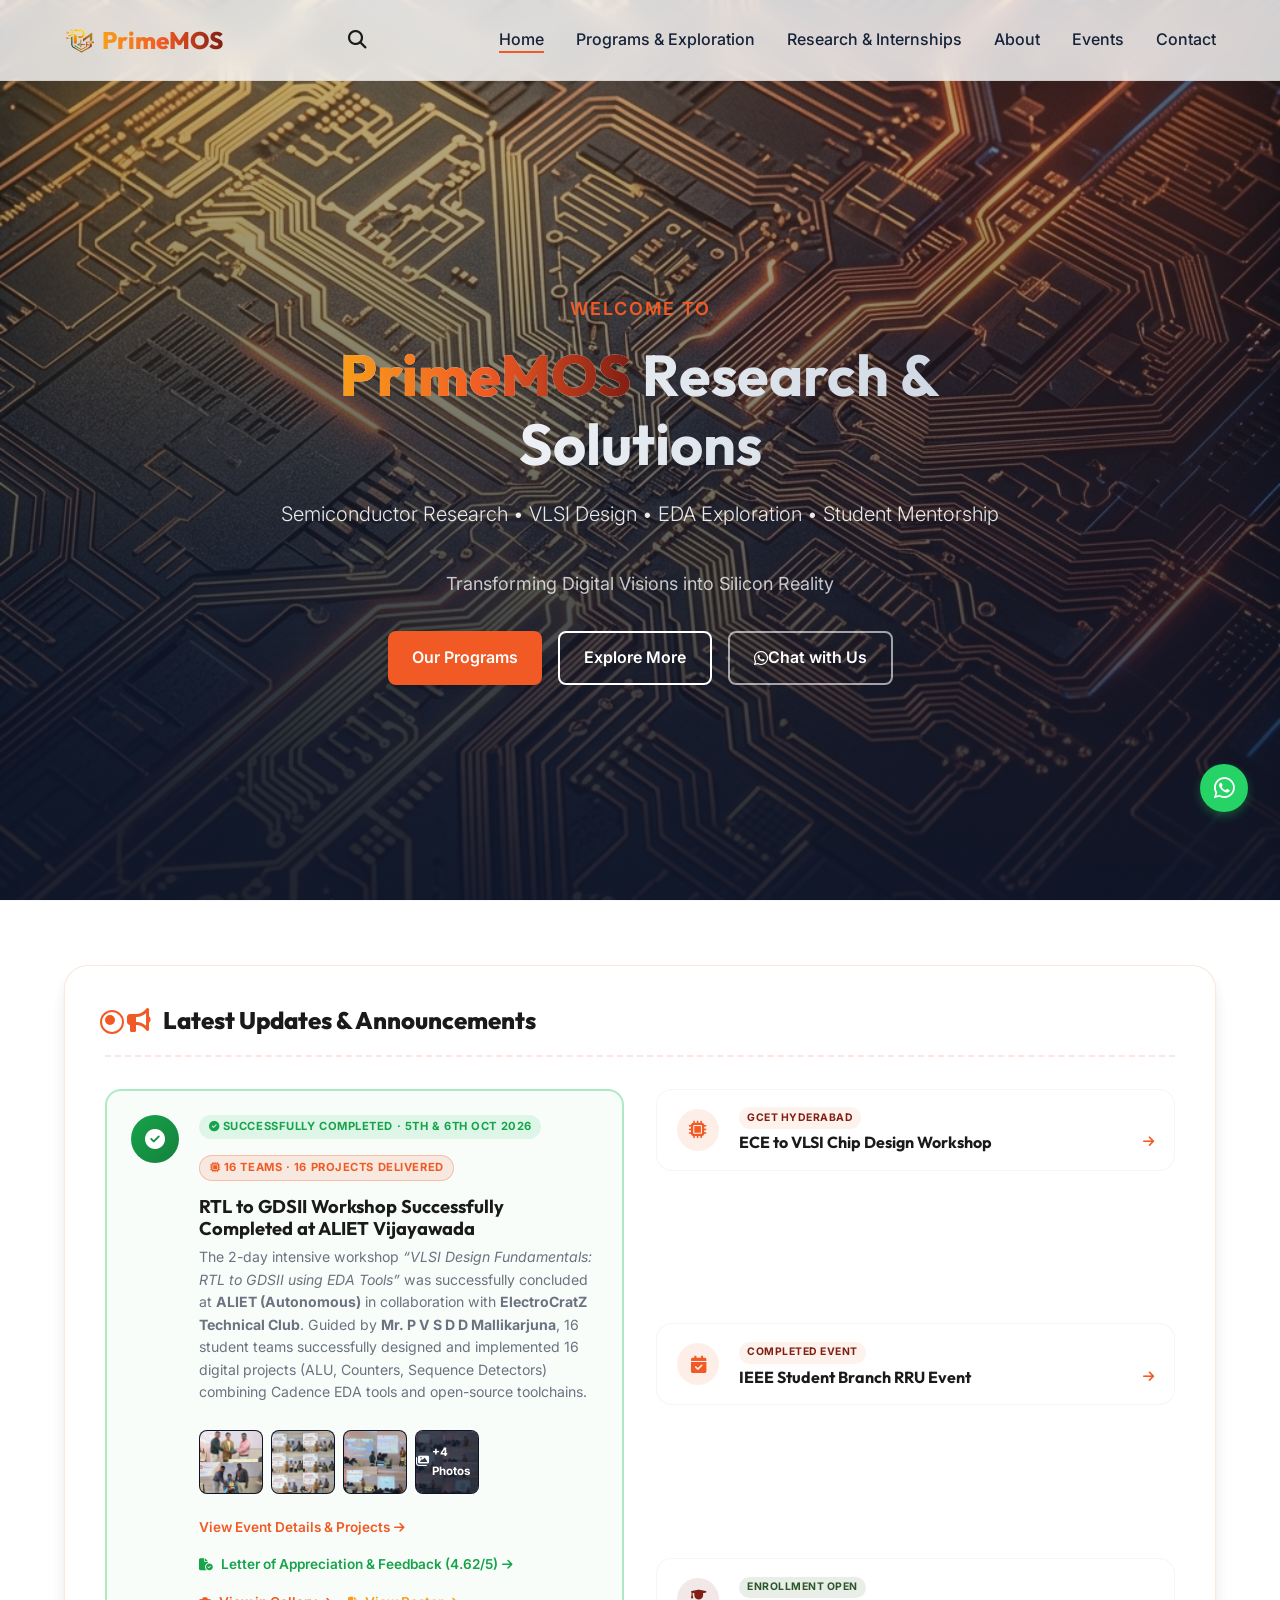
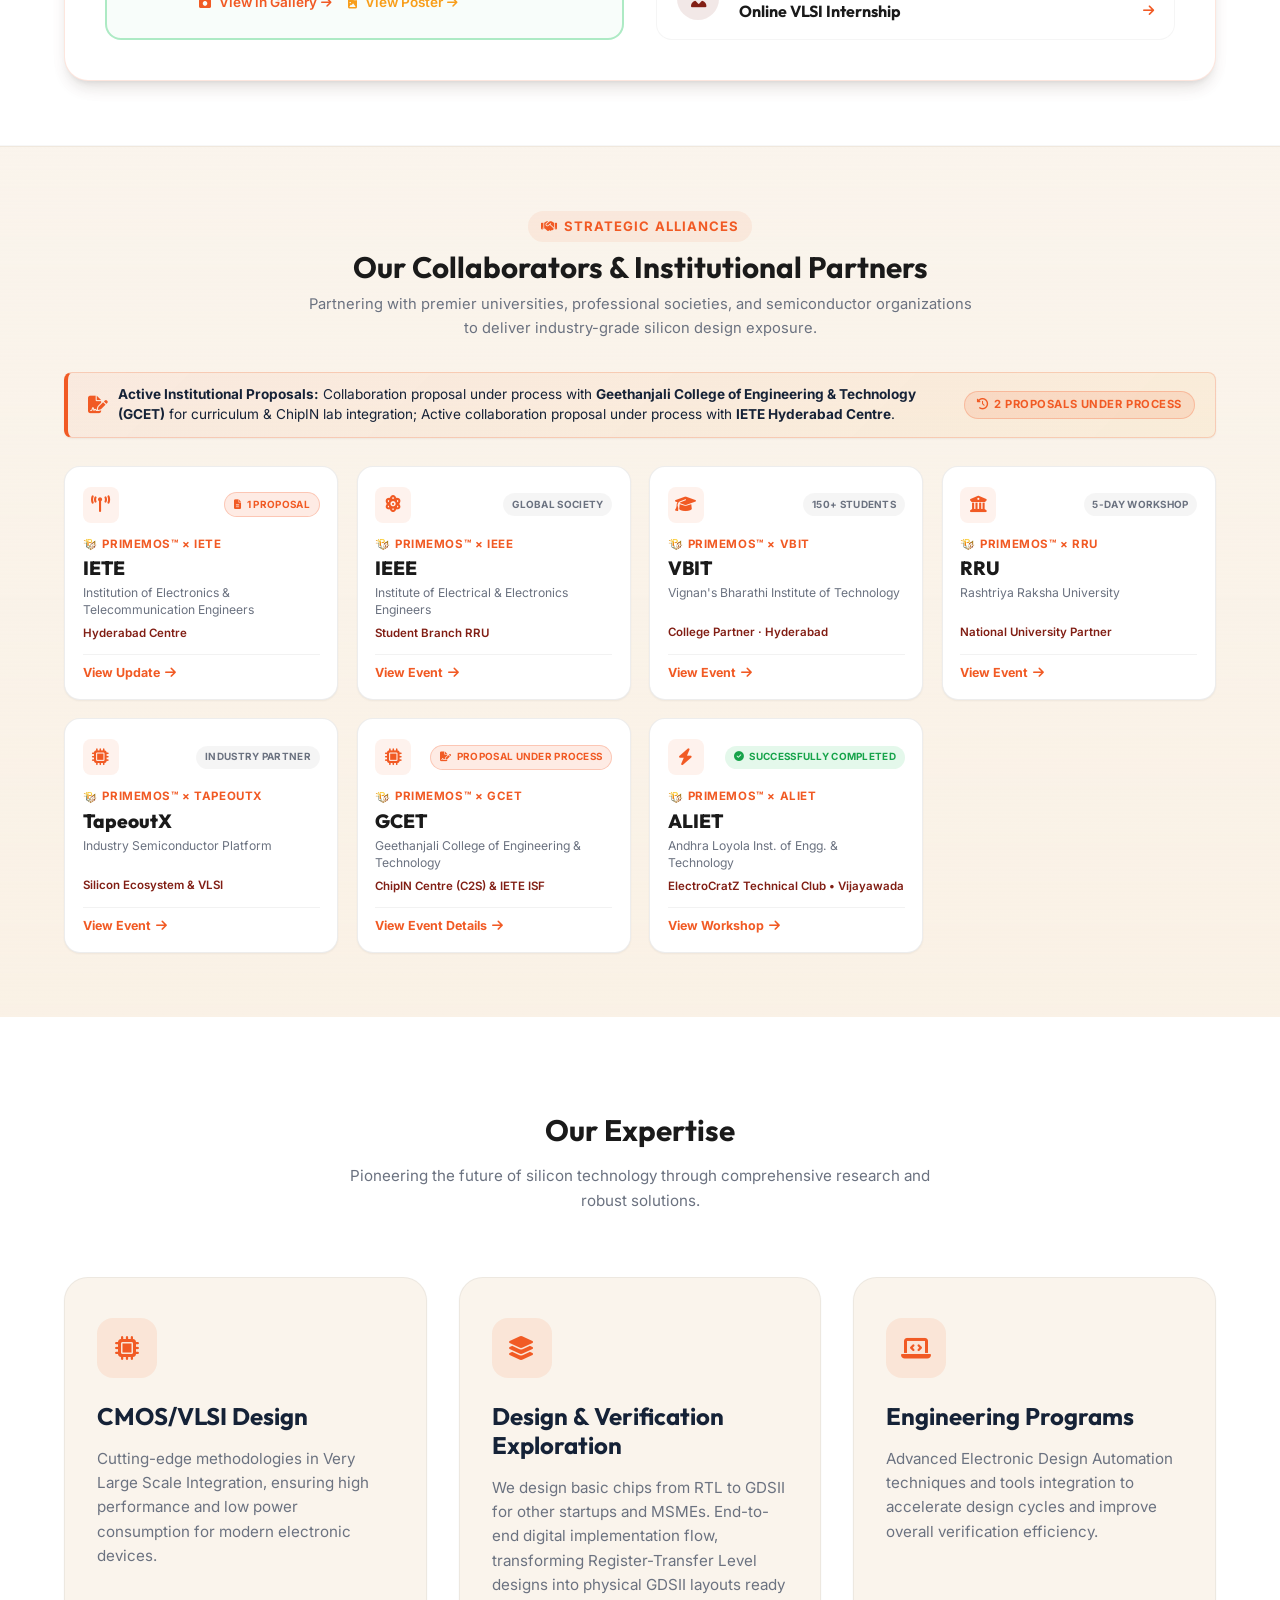
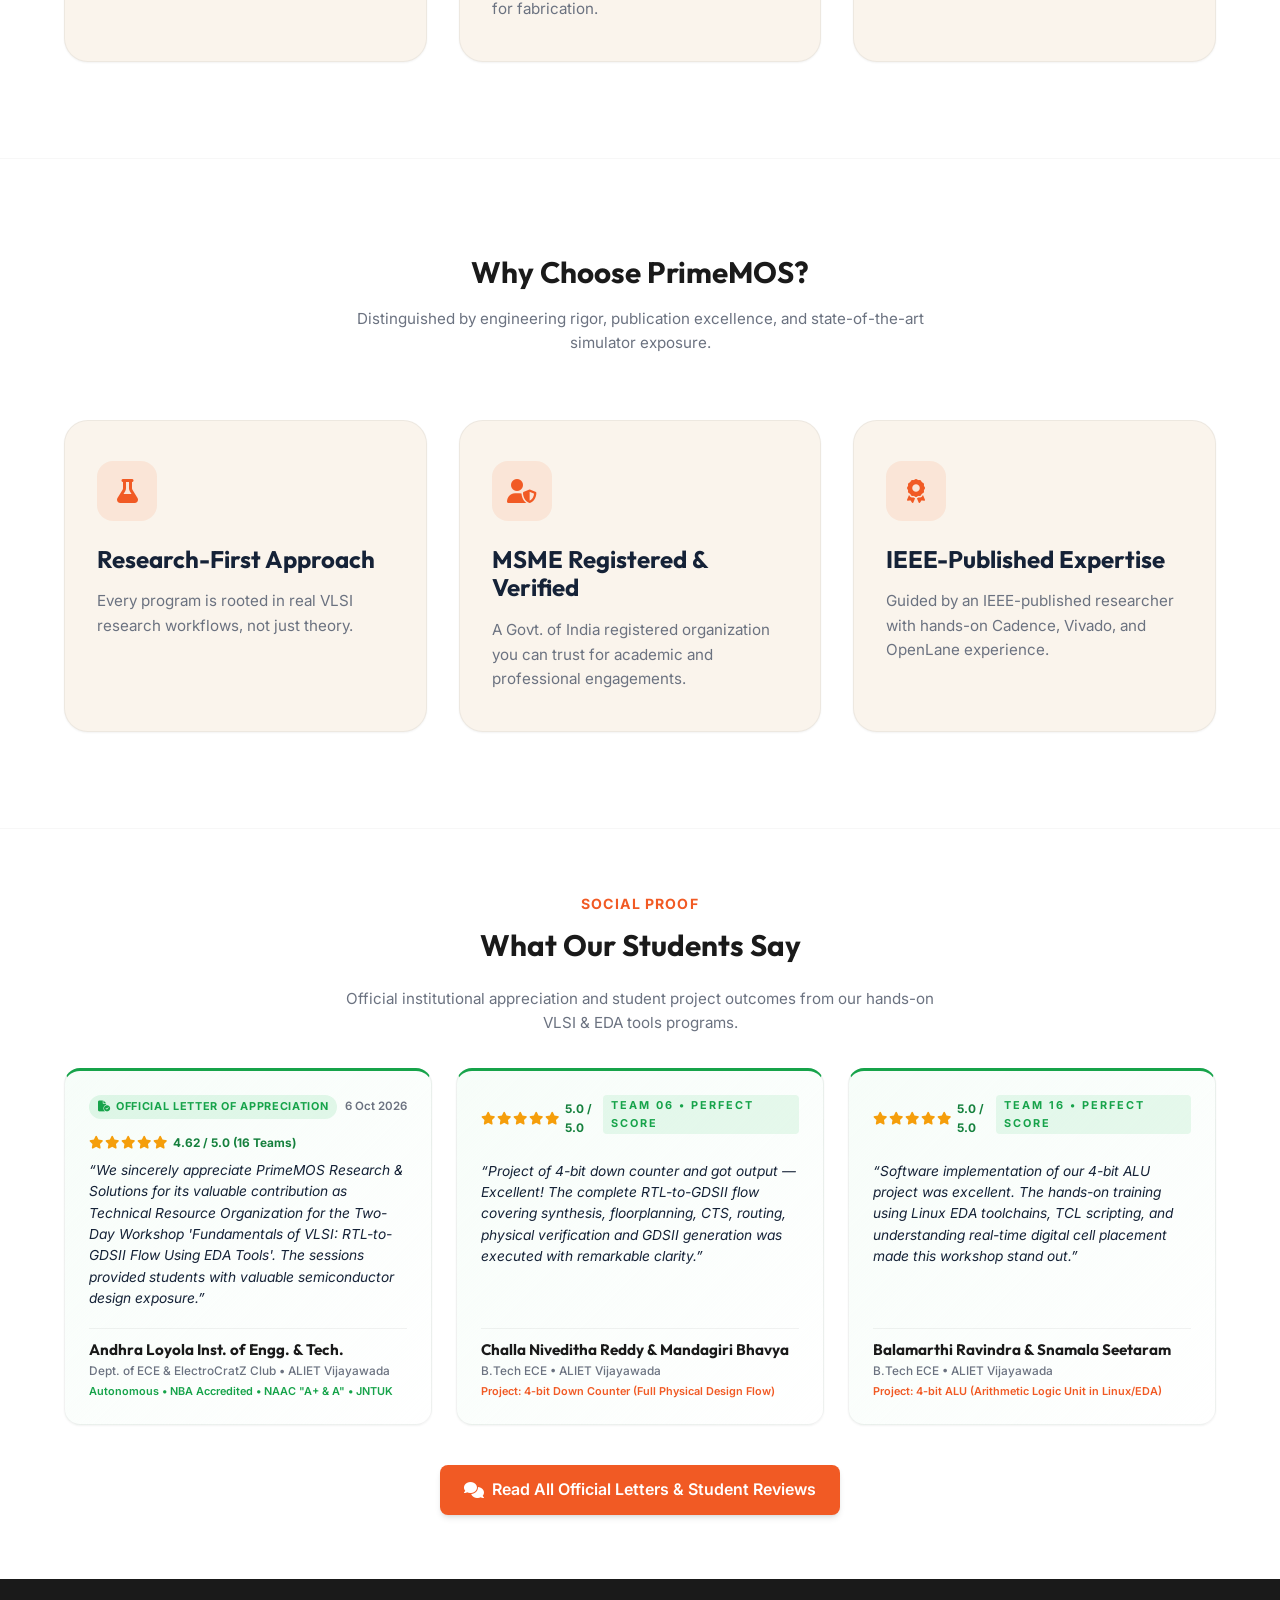
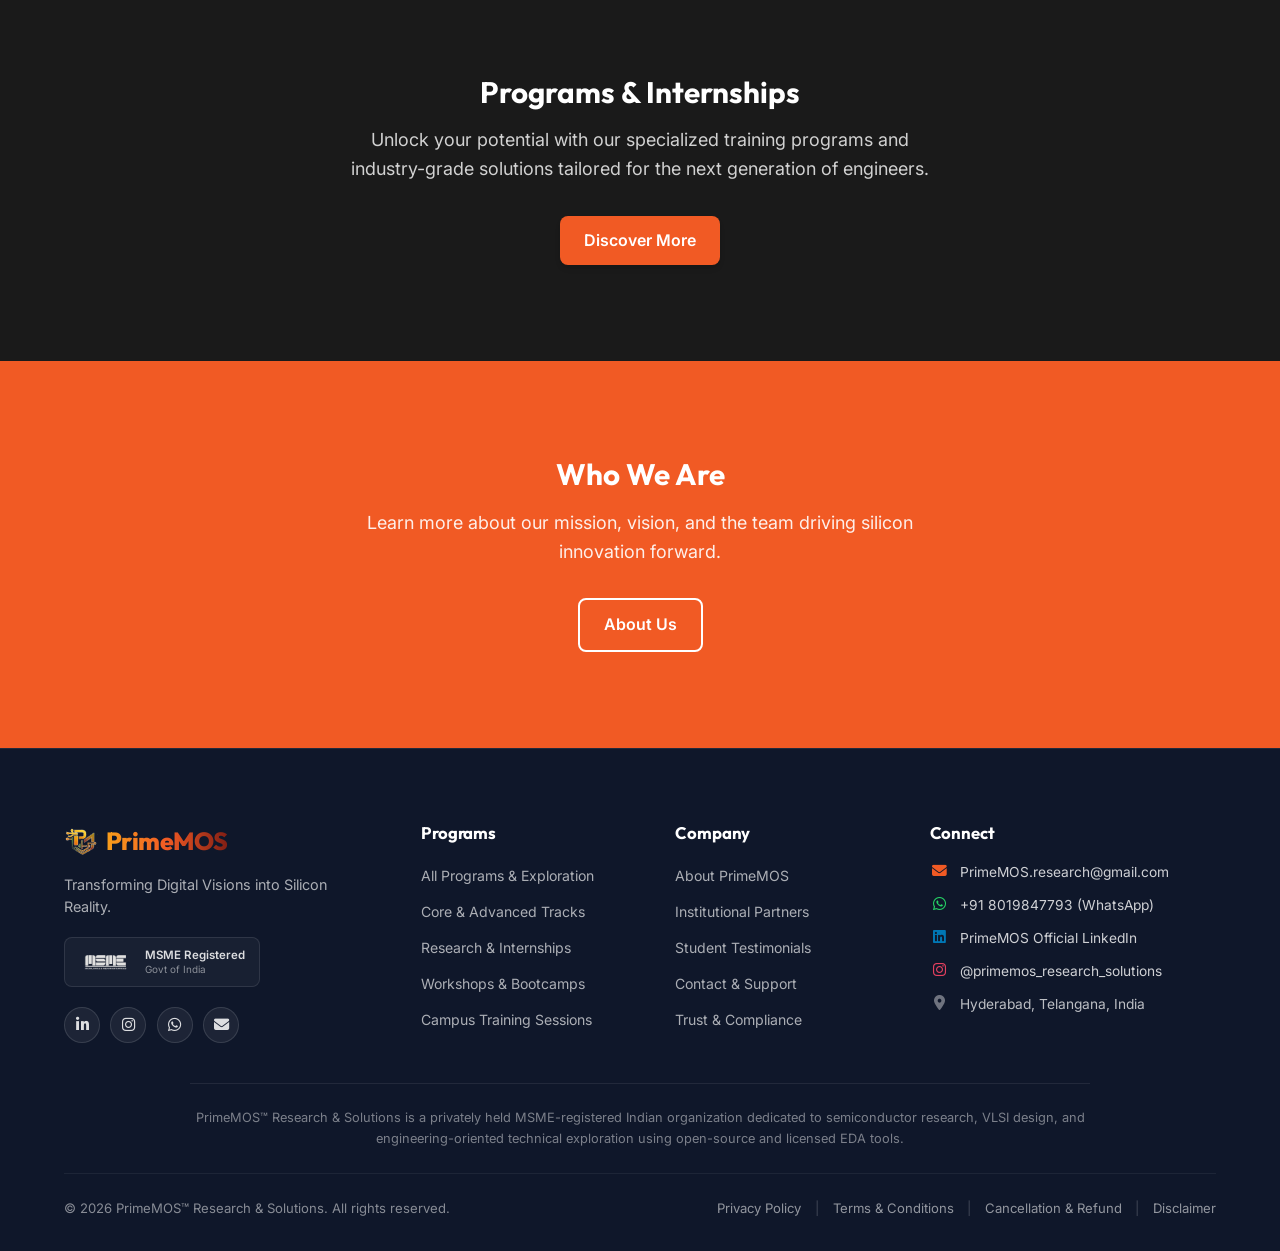
<file: index.html>
﻿<!DOCTYPE html>
<html lang="en">
<head>
    <meta charset="UTF-8">
    <meta http-equiv="X-UA-Compatible" content="IE=edge" />
    <meta name="viewport" content="width=device-width, initial-scale=1.0" />
    <meta http-equiv="refresh" content="0; url=./home/" />
    <title>PrimeMOS™ Research & Solutions</title>
    <script type="text/javascript">
        window.location.replace("./home/");
    </script>
</head>
<body>
    <p>Redirecting to homepage... If you are not redirected automatically, please click <a href="./home/">here</a>.</p>
</body>
</html>
</file>
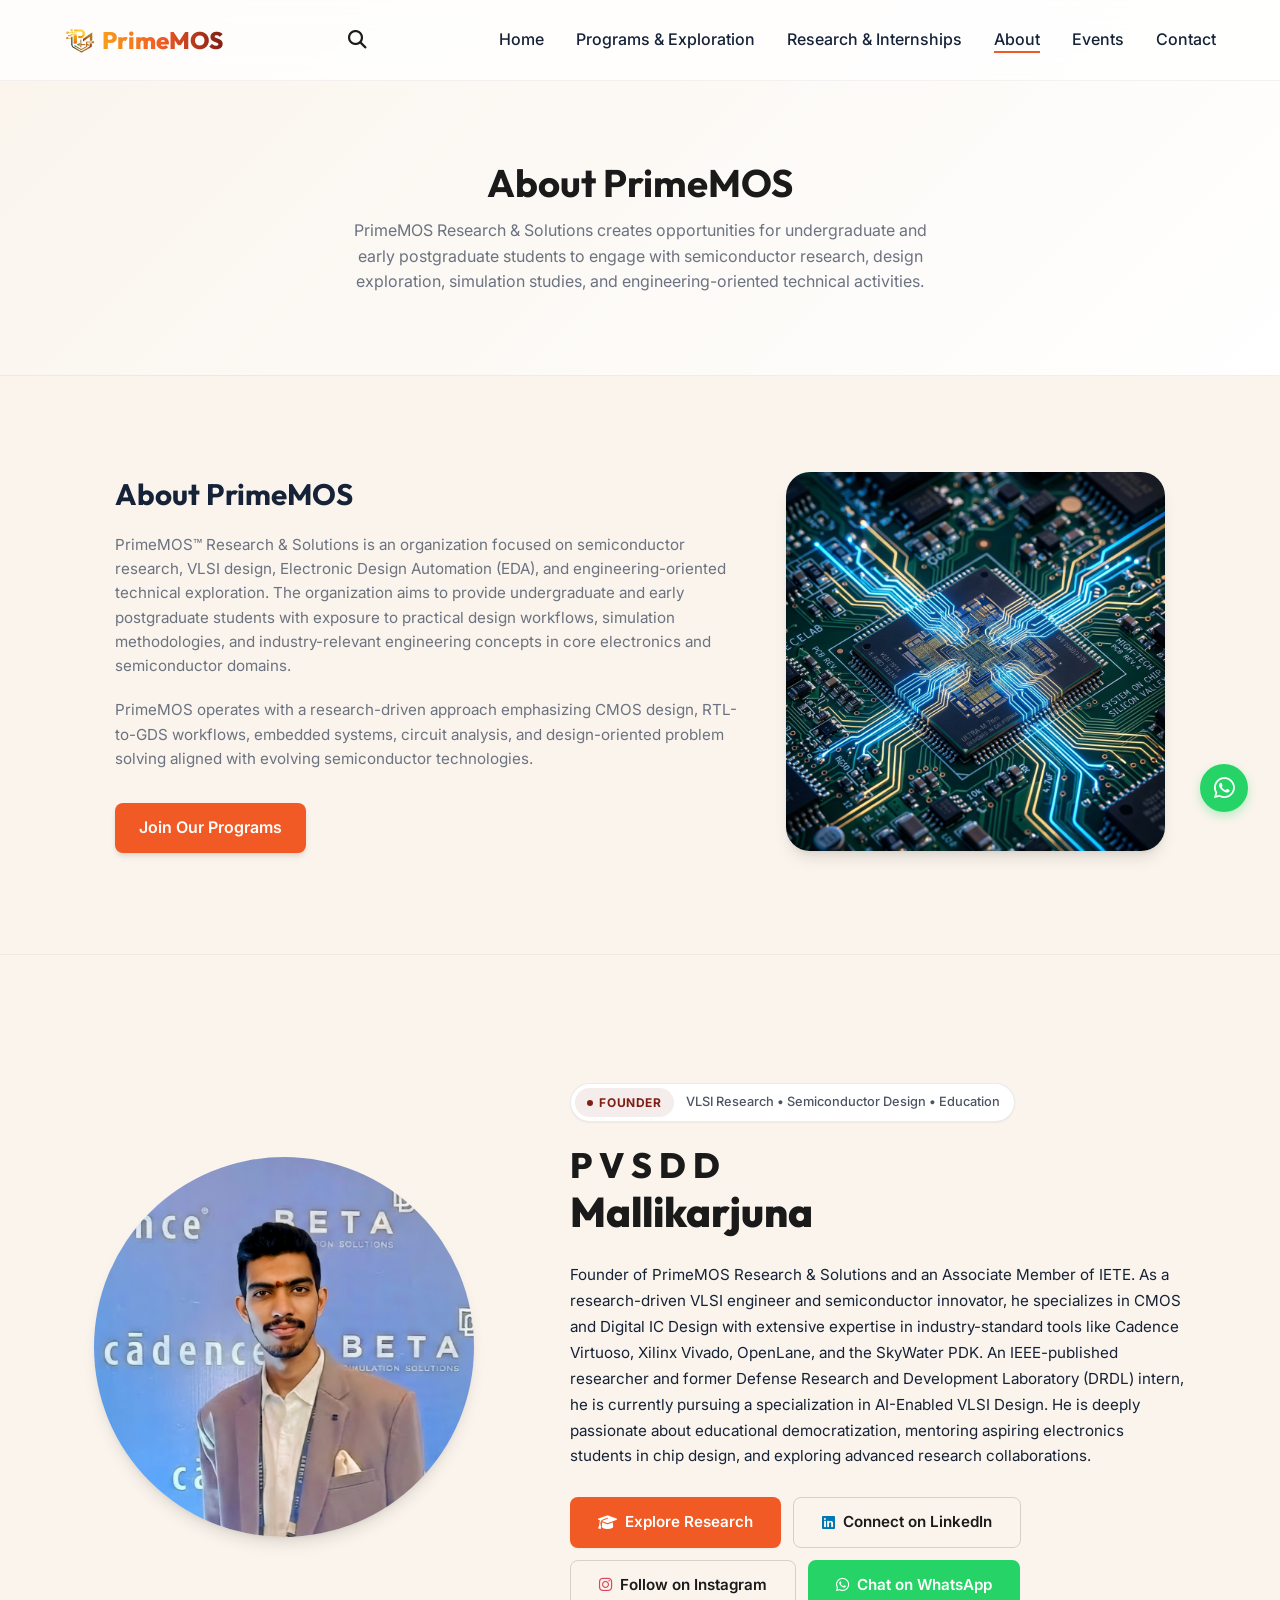
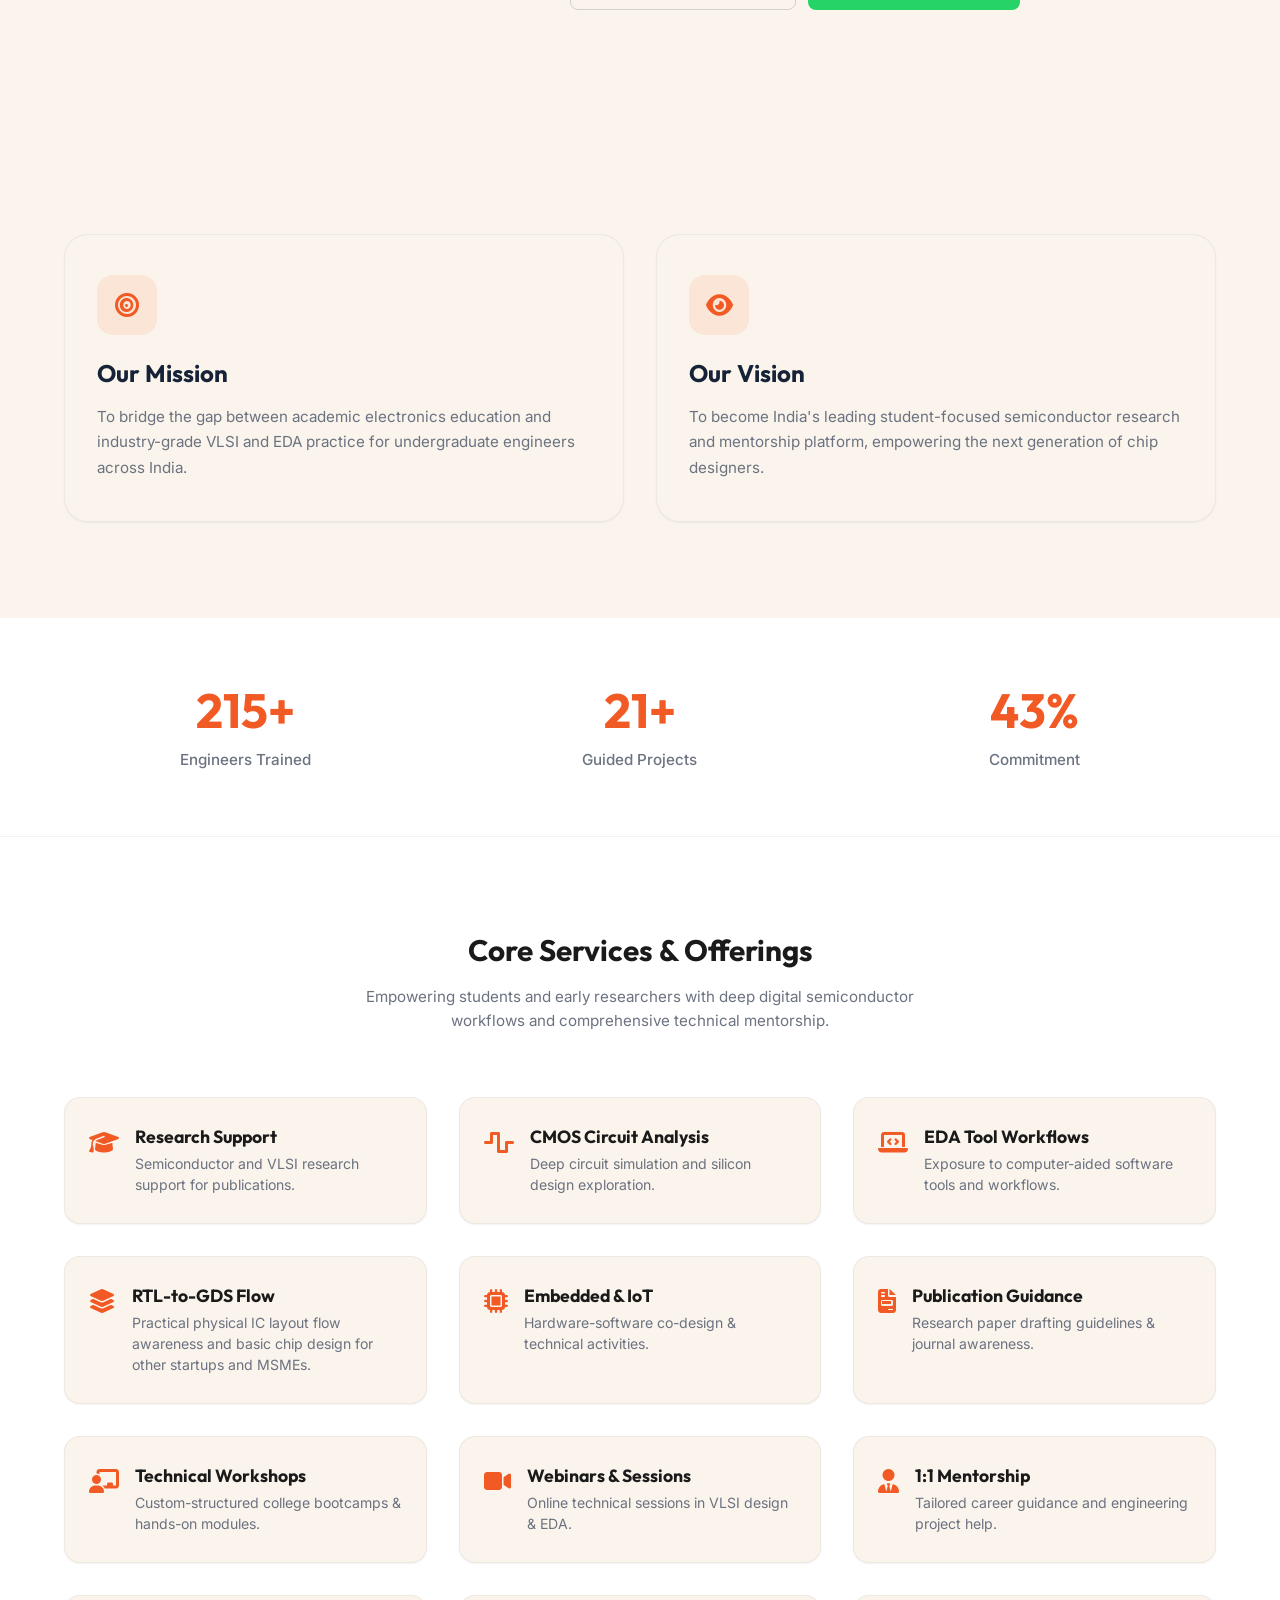
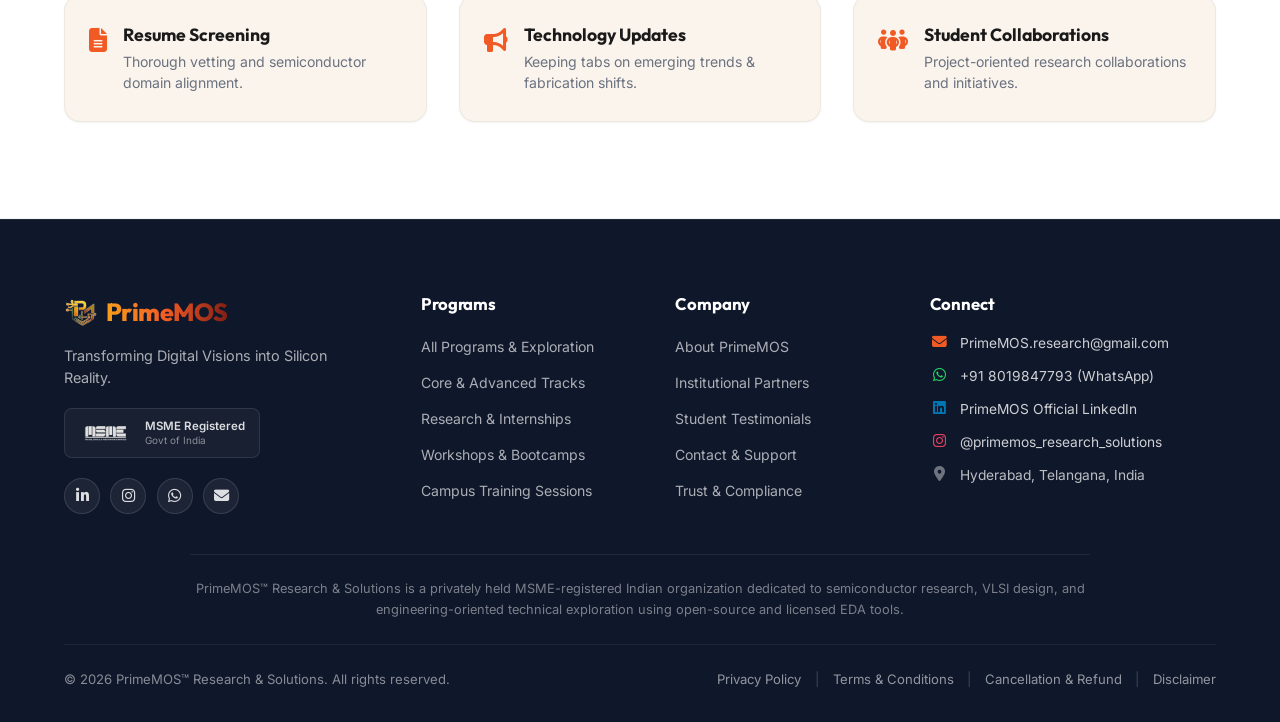
<file: about/index.html>
<!DOCTYPE html>
<html lang="en">
<head>
    <meta charset="UTF-8">
    <meta name="viewport" content="width=device-width, initial-scale=1.0">
    <title>About Us | PrimeMOS™ Research & Solutions</title>
    <link rel="icon" type="image/png" href="../logo_transparent.png">
    <link rel="stylesheet" href="../styles.css?v=1.2">
    <link rel="stylesheet" href="https://cdnjs.cloudflare.com/ajax/libs/font-awesome/6.4.0/css/all.min.css">
</head>
<body>

    <!-- Navigation -->
    <nav class="navbar">
        <div class="container">
            <a href="../home/" class="nav-brand"><img src="../logo_transparent.png" alt="PrimeMOS Logo" class="nav-logo"><span class="brand-text">PrimeMOS</span></a>
            <button class="mobile-toggle"><i class="fa-solid fa-bars"></i></button>
            <ul class="nav-links">
                <li><a href="../home/">Home</a></li>
                <li><a href="../services/">Programs & Exploration</a></li>
                <li><a href="../research/">Research & Internships</a></li>
                <li><a href="../about/" class="active">About</a></li>
                <li><a href="../events/">Events</a></li>
                <li><a href="../contact/">Contact</a></li>
            </ul>
        </div>
    </nav>    <!-- Page Header -->
    <header class="page-header">
        <div class="container">
            <h1 class="page-title">About PrimeMOS</h1>
            <p class="page-desc">PrimeMOS Research & Solutions creates opportunities for undergraduate and early postgraduate students to engage with semiconductor research, design exploration, simulation studies, and engineering-oriented technical activities.</p>
        </div>
    </header>
 
    <!-- About Section -->
    <section class="py-24">
        <div class="container">
            <div class="about-grid">
                <div class="about-text">
                    <h2>About PrimeMOS</h2>
                    <p>PrimeMOS™ Research & Solutions is an organization focused on semiconductor research, VLSI design, Electronic Design Automation (EDA), and engineering-oriented technical exploration. The organization aims to provide undergraduate and early postgraduate students with exposure to practical design workflows, simulation methodologies, and industry-relevant engineering concepts in core electronics and semiconductor domains.</p>
                    <p>PrimeMOS operates with a research-driven approach emphasizing CMOS design, RTL-to-GDS workflows, embedded systems, circuit analysis, and design-oriented problem solving aligned with evolving semiconductor technologies.</p>
                    <div class="mt-8">
                        <a href="../services/" class="btn btn-primary">Join Our Programs</a>
                    </div>
                </div>
                <div class="about-image">
                    <img src="../chip_ece_image.png" alt="Silicon Microchip Design" loading="lazy">
                </div>
            </div>
        </div>
    </section>

    <!-- Founder Section -->
    <section class="founder-section">
        <div class="founder-container container">
            <div class="founder-image-wrapper">
                <img src="../founder_profile.jpg" alt="PVSDD Mallikarjuna - Founder of PrimeMOS" class="founder-image">
            </div>
            <div class="founder-info">
                <div class="founder-pill-wrapper">
                    <div class="founder-pill">
                        <span class="founder-pill-badge"><span class="badge-dot"></span>FOUNDER</span>
                        <span class="founder-pill-tags">VLSI Research &bull; Semiconductor Design &bull; Education</span>
                    </div>
                </div>
                <div class="founder-title-group">
                    <h2 class="founder-first-name">P V S D D</h2>
                    <h1 class="founder-last-name">Mallikarjuna</h1>
                </div>
                <p class="founder-bio">
                    Founder of PrimeMOS Research & Solutions and an Associate Member of IETE. As a research-driven VLSI engineer and semiconductor innovator, he specializes in CMOS and Digital IC Design with extensive expertise in industry-standard tools like Cadence Virtuoso, Xilinx Vivado, OpenLane, and the SkyWater PDK. An IEEE-published researcher and former Defense Research and Development Laboratory (DRDL) intern, he is currently pursuing a specialization in AI-Enabled VLSI Design. He is deeply passionate about educational democratization, mentoring aspiring electronics students in chip design, and exploring advanced research collaborations.
                </p>
                <div class="founder-buttons" style="flex-wrap: wrap; gap: 0.75rem;">
                    <a href="https://www.researchgate.net/profile/P-V-S-D-D-Mallikarjuna" target="_blank" rel="noopener noreferrer" class="btn btn-founder-primary">
                        <i class="fa-solid fa-graduation-cap" style="margin-right: 8px;"></i> Explore Research
                    </a>
                    <a href="https://www.linkedin.com/in/p-v-s-d-d-mallikarjuna-9569b0298" target="_blank" rel="noopener noreferrer" class="btn btn-founder-secondary">
                        <i class="fa-brands fa-linkedin" style="margin-right: 8px; color: #0077B5;"></i> Connect on LinkedIn
                    </a>
                    <a href="https://www.instagram.com/primemos_research_solutions/" target="_blank" rel="noopener noreferrer" class="btn btn-founder-secondary">
                        <i class="fa-brands fa-instagram" style="margin-right: 8px; color: #E4405F;"></i> Follow on Instagram
                    </a>
                    <a href="https://wa.me/918019847793?text=Hi" target="_blank" rel="noopener noreferrer" class="btn btn-founder-secondary btn-whatsapp" style="border: none;">
                        <i class="fa-brands fa-whatsapp" style="margin-right: 8px;"></i> Chat on WhatsApp
                    </a>
                </div>
            </div>
        </div>
    </section>

    <!-- Mission & Vision Section -->
    <section class="py-24" style="background-color: var(--background);">
        <div class="container">
            <div class="features-grid" style="grid-template-columns: repeat(auto-fit, minmax(min(100%, 350px), 1fr));">
                <!-- Mission Card -->
                <div class="feature-card fade-in">
                    <div class="feature-icon">
                        <i class="fa-solid fa-bullseye"></i>
                    </div>
                    <h3 class="feature-title">Our Mission</h3>
                    <p class="feature-desc" style="color: var(--text-muted); line-height: 1.7;">To bridge the gap between academic electronics education and industry-grade VLSI and EDA practice for undergraduate engineers across India.</p>
                </div>
                
                <!-- Vision Card -->
                <div class="feature-card fade-in delay-200">
                    <div class="feature-icon">
                        <i class="fa-solid fa-eye"></i>
                    </div>
                    <h3 class="feature-title">Our Vision</h3>
                    <p class="feature-desc" style="color: var(--text-muted); line-height: 1.7;">To become India's leading student-focused semiconductor research and mentorship platform, empowering the next generation of chip designers.</p>
                </div>
            </div>
        </div>
    </section>

    <!-- Stats Section -->
    <section class="py-16" style="background-color: var(--surface);">
        <div class="container">
            <div style="display: grid; grid-template-columns: repeat(auto-fit, minmax(200px, 1fr)); gap: 2rem; text-align: center;">
                <div class="fade-in">
                    <h3 class="stat-digit" data-target="500" data-suffix="+" style="font-size: 3rem; color: var(--primary); margin-bottom: 0.5rem;">0</h3>
                    <p style="color: var(--text-muted); font-weight: 500;">Engineers Trained</p>
                </div>
                <div class="fade-in delay-100">
                    <h3 class="stat-digit" data-target="50" data-suffix="+" style="font-size: 3rem; color: var(--primary); margin-bottom: 0.5rem;">0</h3>
                    <p style="color: var(--text-muted); font-weight: 500;">Guided Projects</p>
                </div>
                <div class="fade-in delay-200">
                    <h3 class="stat-digit" data-target="100" data-suffix="%" style="font-size: 3rem; color: var(--primary); margin-bottom: 0.5rem;">0</h3>
                    <p style="color: var(--text-muted); font-weight: 500;">Commitment</p>
                </div>
            </div>
        </div>
    </section>

    <!-- Services Offered Section -->
    <section class="py-24" style="background-color: var(--surface); border-top: 1px solid rgba(0,0,0,0.05); border-bottom: 1px solid rgba(0,0,0,0.05);">
        <div class="container">
            <div class="section-header fade-in">
                <h2 class="section-title">Core Services & Offerings</h2>
                <p style="color: var(--text-muted); max-width: 600px; margin: 0 auto;">Empowering students and early researchers with deep digital semiconductor workflows and comprehensive technical mentorship.</p>
            </div>
            
            <div class="features-grid">
                <div class="feature-card fade-in" style="padding: 1.75rem 1.5rem; display: flex; align-items: flex-start; gap: 1rem; border-radius: var(--radius-md);">
                    <i class="fa-solid fa-graduation-cap" style="color: var(--primary-orange); font-size: 1.5rem; margin-top: 4px;"></i>
                    <div>
                        <h4 style="font-size: 1.1rem; color: var(--secondary); margin-bottom: 0.35rem;">Research Support</h4>
                        <p style="font-size: 0.88rem; color: var(--text-muted); line-height: 1.5; margin: 0;">Semiconductor and VLSI research support for publications.</p>
                    </div>
                </div>
                <div class="feature-card fade-in" style="padding: 1.75rem 1.5rem; display: flex; align-items: flex-start; gap: 1rem; border-radius: var(--radius-md);">
                    <i class="fa-solid fa-wave-square" style="color: var(--primary-orange); font-size: 1.5rem; margin-top: 4px;"></i>
                    <div>
                        <h4 style="font-size: 1.1rem; color: var(--secondary); margin-bottom: 0.35rem;">CMOS Circuit Analysis</h4>
                        <p style="font-size: 0.88rem; color: var(--text-muted); line-height: 1.5; margin: 0;">Deep circuit simulation and silicon design exploration.</p>
                    </div>
                </div>
                <div class="feature-card fade-in" style="padding: 1.75rem 1.5rem; display: flex; align-items: flex-start; gap: 1rem; border-radius: var(--radius-md);">
                    <i class="fa-solid fa-laptop-code" style="color: var(--primary-orange); font-size: 1.5rem; margin-top: 4px;"></i>
                    <div>
                        <h4 style="font-size: 1.1rem; color: var(--secondary); margin-bottom: 0.35rem;">EDA Tool Workflows</h4>
                        <p style="font-size: 0.88rem; color: var(--text-muted); line-height: 1.5; margin: 0;">Exposure to computer-aided software tools and workflows.</p>
                    </div>
                </div>
                <div class="feature-card fade-in" style="padding: 1.75rem 1.5rem; display: flex; align-items: flex-start; gap: 1rem; border-radius: var(--radius-md);">
                    <i class="fa-solid fa-layer-group" style="color: var(--primary-orange); font-size: 1.5rem; margin-top: 4px;"></i>
                    <div>
                        <h4 style="font-size: 1.1rem; color: var(--secondary); margin-bottom: 0.35rem;">RTL-to-GDS Flow</h4>
                        <p style="font-size: 0.88rem; color: var(--text-muted); line-height: 1.5; margin: 0;">Practical physical IC layout flow awareness and basic chip design for other startups and MSMEs.</p>
                    </div>
                </div>
                <div class="feature-card fade-in" style="padding: 1.75rem 1.5rem; display: flex; align-items: flex-start; gap: 1rem; border-radius: var(--radius-md);">
                    <i class="fa-solid fa-microchip" style="color: var(--primary-orange); font-size: 1.5rem; margin-top: 4px;"></i>
                    <div>
                        <h4 style="font-size: 1.1rem; color: var(--secondary); margin-bottom: 0.35rem;">Embedded & IoT</h4>
                        <p style="font-size: 0.88rem; color: var(--text-muted); line-height: 1.5; margin: 0;">Hardware-software co-design & technical activities.</p>
                    </div>
                </div>
                <div class="feature-card fade-in" style="padding: 1.75rem 1.5rem; display: flex; align-items: flex-start; gap: 1rem; border-radius: var(--radius-md);">
                    <i class="fa-solid fa-file-invoice" style="color: var(--primary-orange); font-size: 1.5rem; margin-top: 4px;"></i>
                    <div>
                        <h4 style="font-size: 1.1rem; color: var(--secondary); margin-bottom: 0.35rem;">Publication Guidance</h4>
                        <p style="font-size: 0.88rem; color: var(--text-muted); line-height: 1.5; margin: 0;">Research paper drafting guidelines & journal awareness.</p>
                    </div>
                </div>
                <div class="feature-card fade-in" style="padding: 1.75rem 1.5rem; display: flex; align-items: flex-start; gap: 1rem; border-radius: var(--radius-md);">
                    <i class="fa-solid fa-chalkboard-user" style="color: var(--primary-orange); font-size: 1.5rem; margin-top: 4px;"></i>
                    <div>
                        <h4 style="font-size: 1.1rem; color: var(--secondary); margin-bottom: 0.35rem;">Technical Workshops</h4>
                        <p style="font-size: 0.88rem; color: var(--text-muted); line-height: 1.5; margin: 0;">Custom-structured college bootcamps & hands-on modules.</p>
                    </div>
                </div>
                <div class="feature-card fade-in" style="padding: 1.75rem 1.5rem; display: flex; align-items: flex-start; gap: 1rem; border-radius: var(--radius-md);">
                    <i class="fa-solid fa-video" style="color: var(--primary-orange); font-size: 1.5rem; margin-top: 4px;"></i>
                    <div>
                        <h4 style="font-size: 1.1rem; color: var(--secondary); margin-bottom: 0.35rem;">Webinars & Sessions</h4>
                        <p style="font-size: 0.88rem; color: var(--text-muted); line-height: 1.5; margin: 0;">Online technical sessions in VLSI design & EDA.</p>
                    </div>
                </div>
                <div class="feature-card fade-in" style="padding: 1.75rem 1.5rem; display: flex; align-items: flex-start; gap: 1rem; border-radius: var(--radius-md);">
                    <i class="fa-solid fa-user-tie" style="color: var(--primary-orange); font-size: 1.5rem; margin-top: 4px;"></i>
                    <div>
                        <h4 style="font-size: 1.1rem; color: var(--secondary); margin-bottom: 0.35rem;">1:1 Mentorship</h4>
                        <p style="font-size: 0.88rem; color: var(--text-muted); line-height: 1.5; margin: 0;">Tailored career guidance and engineering project help.</p>
                    </div>
                </div>
                <div class="feature-card fade-in" style="padding: 1.75rem 1.5rem; display: flex; align-items: flex-start; gap: 1rem; border-radius: var(--radius-md);">
                    <i class="fa-solid fa-file-lines" style="color: var(--primary-orange); font-size: 1.5rem; margin-top: 4px;"></i>
                    <div>
                        <h4 style="font-size: 1.1rem; color: var(--secondary); margin-bottom: 0.35rem;">Resume Screening</h4>
                        <p style="font-size: 0.88rem; color: var(--text-muted); line-height: 1.5; margin: 0;">Thorough vetting and semiconductor domain alignment.</p>
                    </div>
                </div>
                <div class="feature-card fade-in" style="padding: 1.75rem 1.5rem; display: flex; align-items: flex-start; gap: 1rem; border-radius: var(--radius-md);">
                    <i class="fa-solid fa-bullhorn" style="color: var(--primary-orange); font-size: 1.5rem; margin-top: 4px;"></i>
                    <div>
                        <h4 style="font-size: 1.1rem; color: var(--secondary); margin-bottom: 0.35rem;">Technology Updates</h4>
                        <p style="font-size: 0.88rem; color: var(--text-muted); line-height: 1.5; margin: 0;">Keeping tabs on emerging trends & fabrication shifts.</p>
                    </div>
                </div>
                <div class="feature-card fade-in" style="padding: 1.75rem 1.5rem; display: flex; align-items: flex-start; gap: 1rem; border-radius: var(--radius-md);">
                    <i class="fa-solid fa-people-group" style="color: var(--primary-orange); font-size: 1.5rem; margin-top: 4px;"></i>
                    <div>
                        <h4 style="font-size: 1.1rem; color: var(--secondary); margin-bottom: 0.35rem;">Student Collaborations</h4>
                        <p style="font-size: 0.88rem; color: var(--text-muted); line-height: 1.5; margin: 0;">Project-oriented research collaborations and initiatives.</p>
                    </div>
                </div>
            </div>
        </div>
    </section>

    <!-- Footer -->
    <footer class="footer">
        <div class="container">
            <div class="footer-grid">
                <!-- Col 1: Brand & Identity -->
                <div class="footer-brand-col">
                    <a href="../home/" class="footer-brand">
                        <img src="../logo_transparent.png" alt="PrimeMOS Logo" class="footer-logo">
                        <span class="brand-text">PrimeMOS</span>
                    </a>
                    <p class="footer-tagline">Transforming Digital Visions into Silicon Reality.</p>
                    <div class="footer-msme-badge">
                        <img src="../msme_logo.png" alt="MSME Logo">
                        <div class="footer-msme-text">
                            MSME Registered
                            <span>Govt of India</span>
                        </div>
                    </div>
                    <div class="footer-social-links">
                        <a href="https://www.linkedin.com/company/primemos-research-solutions" target="_blank" rel="noopener noreferrer" class="footer-social-icon linkedin" title="LinkedIn" aria-label="LinkedIn">
                            <i class="fa-brands fa-linkedin-in"></i>
                        </a>
                        <a href="https://www.instagram.com/primemos_research_solutions/" target="_blank" rel="noopener noreferrer" class="footer-social-icon instagram" title="Instagram" aria-label="Instagram">
                            <i class="fa-brands fa-instagram"></i>
                        </a>
                        <a href="https://wa.me/918019847793?text=Hi%20PrimeMOS" target="_blank" rel="noopener noreferrer" class="footer-social-icon whatsapp" title="WhatsApp" aria-label="WhatsApp">
                            <i class="fa-brands fa-whatsapp"></i>
                        </a>
                        <a href="mailto:PrimeMOS.research@gmail.com" class="footer-social-icon email" title="Email" aria-label="Email">
                            <i class="fa-solid fa-envelope"></i>
                        </a>
                    </div>
                </div>

                <!-- Col 2: Programs & Exploration -->
                <div>
                    <h4 class="footer-heading">Programs</h4>
                    <ul class="footer-nav-list">
                        <li><a href="../services/">All Programs &amp; Exploration</a></li>
                        <li><a href="../services/#courses">Core &amp; Advanced Tracks</a></li>
                        <li><a href="../research/">Research &amp; Internships</a></li>
                        <li><a href="../events/">Workshops &amp; Bootcamps</a></li>
                        <li><a href="../events/#host-workshop">Campus Training Sessions</a></li>
                    </ul>
                </div>

                <!-- Col 3: Company & Trust -->
                <div>
                    <h4 class="footer-heading">Company</h4>
                    <ul class="footer-nav-list">
                        <li><a href="../about/">About PrimeMOS</a></li>
                        <li><a href="../events/#collaborations">Institutional Partners</a></li>
                        <li><a href="../testimonials/">Student Testimonials</a></li>
                        <li><a href="../contact/">Contact &amp; Support</a></li>
                        <li><a href="../privacy/">Trust &amp; Compliance</a></li>
                    </ul>
                </div>

                <!-- Col 4: Connect & Support -->
                <div>
                    <h4 class="footer-heading">Connect</h4>
                    <ul class="footer-connect-list">
                        <li class="footer-connect-item">
                            <span class="footer-connect-icon" style="color: var(--primary-orange);"><i class="fa-solid fa-envelope"></i></span>
                            <a href="mailto:PrimeMOS.research@gmail.com">PrimeMOS.research@gmail.com</a>
                        </li>
                        <li class="footer-connect-item">
                            <span class="footer-connect-icon" style="color: #25D366;"><i class="fa-brands fa-whatsapp"></i></span>
                            <a href="https://wa.me/918019847793?text=Hi%20PrimeMOS" target="_blank" rel="noopener noreferrer">+91 8019847793 (WhatsApp)</a>
                        </li>
                        <li class="footer-connect-item">
                            <span class="footer-connect-icon" style="color: #0077B5;"><i class="fa-brands fa-linkedin"></i></span>
                            <a href="https://www.linkedin.com/company/primemos-research-solutions" target="_blank" rel="noopener noreferrer">PrimeMOS Official LinkedIn</a>
                        </li>
                        <li class="footer-connect-item">
                            <span class="footer-connect-icon" style="color: #E4405F;"><i class="fa-brands fa-instagram"></i></span>
                            <a href="https://www.instagram.com/primemos_research_solutions/" target="_blank" rel="noopener noreferrer">@primemos_research_solutions</a>
                        </li>
                        <li class="footer-connect-item">
                            <span class="footer-connect-icon" style="color: rgba(255,255,255,0.4);"><i class="fa-solid fa-location-dot"></i></span>
                            <span>Hyderabad, Telangana, India</span>
                        </li>
                    </ul>
                </div>
            </div>

            <!-- Statutory Organization Note -->
            <div class="footer-org-note">
                PrimeMOS™ Research &amp; Solutions is a privately held MSME-registered Indian organization dedicated to semiconductor research, VLSI design, and engineering-oriented technical exploration using open-source and licensed EDA tools.
            </div>

            <!-- Bottom Legal Bar -->
            <div class="footer-bottom-bar">
                <div>
                    &copy; 2026 PrimeMOS™ Research &amp; Solutions. All rights reserved.
                </div>
                <div class="footer-legal-links">
                    <a href="../privacy/">Privacy Policy</a>
                    <span class="footer-legal-divider">|</span>
                    <a href="../terms/">Terms &amp; Conditions</a>
                    <span class="footer-legal-divider">|</span>
                    <a href="../cancellation/">Cancellation &amp; Refund</a>
                    <span class="footer-legal-divider">|</span>
                    <a href="../disclaimer/">Disclaimer</a>
                </div>
            </div>
        </div>
    </footer>

    <!-- Floating Buttons -->
    <a href="https://wa.me/918019847793?text=Hi" class="whatsapp-float" target="_blank" rel="noopener noreferrer" aria-label="Chat on WhatsApp">
        <i class="fa-brands fa-whatsapp"></i>
    </a>
    <button class="back-to-top" id="backToTop" aria-label="Back to Top">
        <i class="fa-solid fa-arrow-up"></i>
    </button>

    <script src="../script.js?v=1.2"></script>
</body>
</html>
</file>
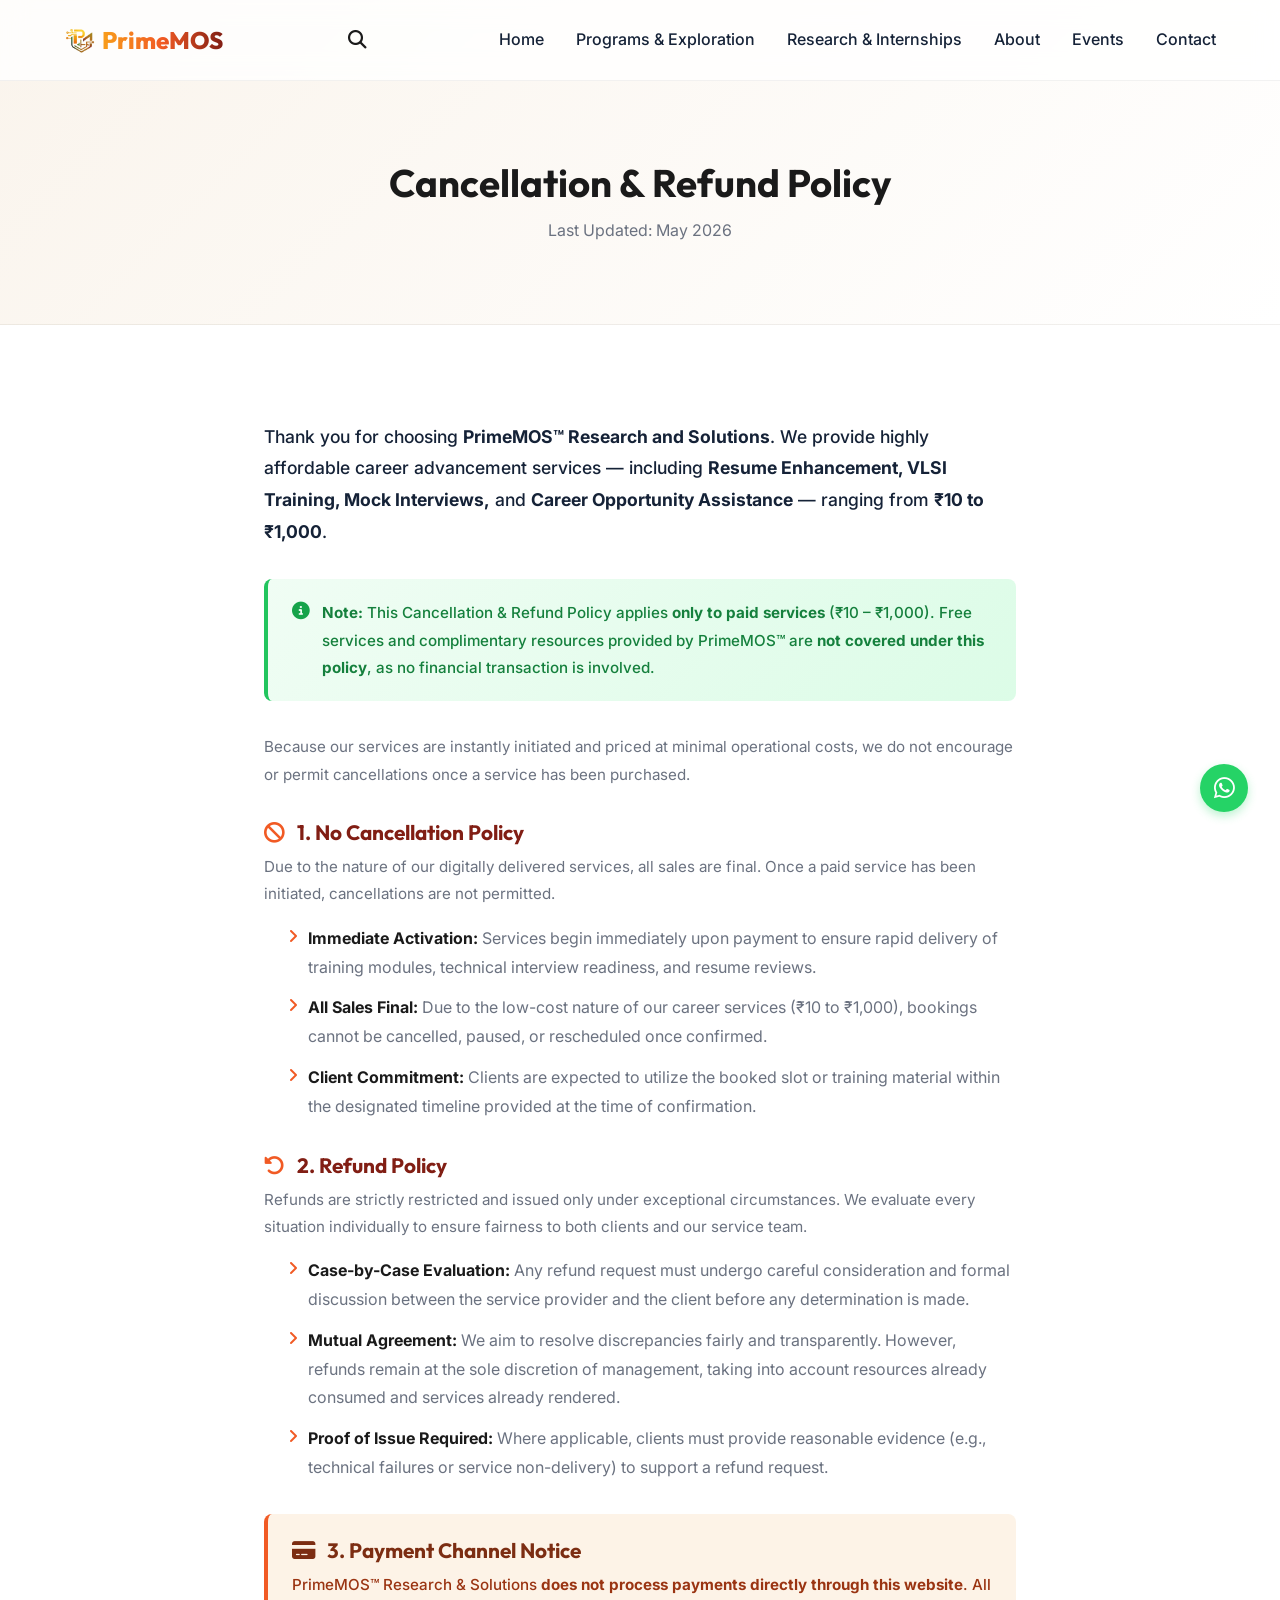
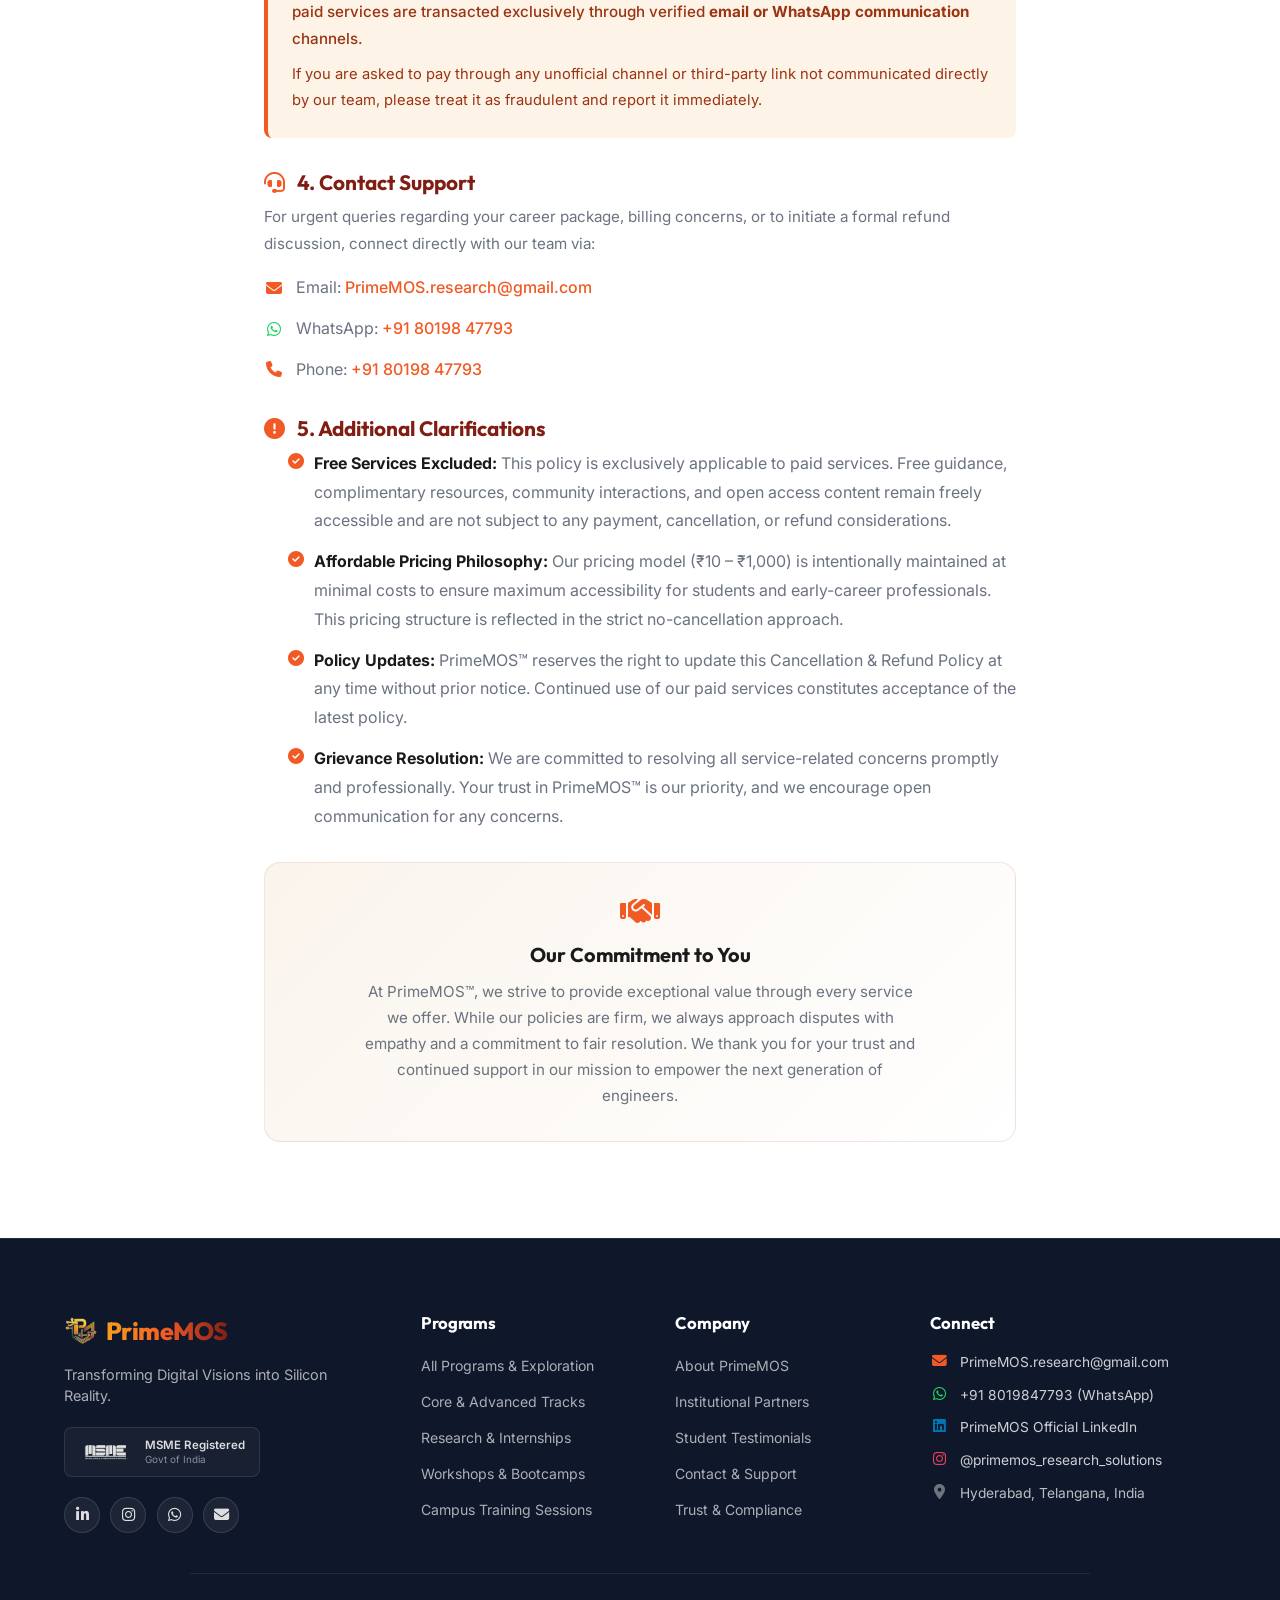
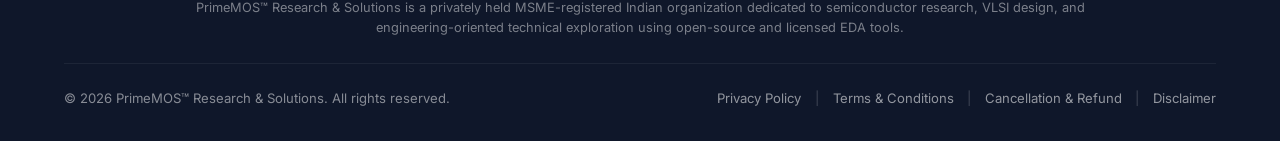
<file: cancellation/index.html>
<!DOCTYPE html>
<html lang="en">
<head>
    <meta charset="UTF-8">
    <meta name="viewport" content="width=device-width, initial-scale=1.0">
    <title>Cancellation & Refund Policy | PrimeMOS™ Research & Solutions</title>
    <meta name="description" content="PrimeMOS™ Cancellation and Refund Policy for career advancement services including Resume Enhancement, VLSI Training, Mock Interviews, and Career Opportunity assistance.">
    <link rel="icon" type="image/png" href="../logo_transparent.png">
    <link rel="stylesheet" href="../styles.css">
    <link rel="stylesheet" href="https://cdnjs.cloudflare.com/ajax/libs/font-awesome/6.4.0/css/all.min.css">
</head>
<body>

    <!-- Navigation -->
    <nav class="navbar">
        <div class="container">
            <a href="../home/" class="nav-brand"><img src="../logo_transparent.png" alt="PrimeMOS Logo" class="nav-logo"><span class="brand-text">PrimeMOS</span></a>
            <button class="mobile-toggle"><i class="fa-solid fa-bars"></i></button>
            <ul class="nav-links">
                <li><a href="../home/">Home</a></li>
                <li><a href="../services/">Programs & Exploration</a></li>
                <li><a href="../research/">Research & Internships</a></li>
                <li><a href="../about/">About</a></li>
                <li><a href="../events/">Events</a></li>
                <li><a href="../contact/">Contact</a></li>
            </ul>
        </div>
    </nav>

    <!-- Page Header -->
    <header class="page-header fade-in">
        <div class="container">
            <h1 class="page-title">Cancellation &amp; Refund Policy</h1>
            <p class="page-desc">Last Updated: May 2026</p>
        </div>
    </header>

    <!-- Main Content Section -->
    <main class="py-24" style="background-color: var(--surface);">
        <div class="container" style="max-width: 800px;">
            <div class="fade-in" style="line-height: 1.8; color: var(--text-main);">

                <!-- Intro -->
                <p class="mb-8" style="font-size: 1.1rem; font-weight: 500;">
                    Thank you for choosing <strong>PrimeMOS™ Research and Solutions</strong>. We provide highly affordable career advancement services — including <strong>Resume Enhancement, VLSI Training, Mock Interviews,</strong> and <strong>Career Opportunity Assistance</strong> — ranging from <strong>₹10 to ₹1,000</strong>.
                </p>

                <!-- Free Services Notice -->
                <div class="mb-8" style="background: linear-gradient(135deg, #f0fdf4, #dcfce7); padding: 1.25rem 1.5rem; border-left: 4px solid #22c55e; border-radius: var(--radius-sm); display: flex; align-items: flex-start; gap: 0.75rem;">
                    <i class="fa-solid fa-circle-info" style="color: #16a34a; margin-top: 3px; font-size: 1.1rem; flex-shrink: 0;"></i>
                    <p style="color: #15803d; margin: 0; font-weight: 500; font-size: 0.95rem;">
                        <strong>Note:</strong> This Cancellation &amp; Refund Policy applies <strong>only to paid services</strong> (₹10 – ₹1,000). Free services and complimentary resources provided by PrimeMOS™ are <strong>not covered under this policy</strong>, as no financial transaction is involved.
                    </p>
                </div>

                <p class="mb-8" style="color: var(--text-muted);">
                    Because our services are instantly initiated and priced at minimal operational costs, we do not encourage or permit cancellations once a service has been purchased.
                </p>

                <!-- Section 1 -->
                <div class="mb-8">
                    <h3 class="mb-2" style="color: var(--primary-maroon); font-size: 1.3rem;">
                        <i class="fa-solid fa-ban" style="margin-right: 8px; color: var(--primary-orange);"></i>
                        1. No Cancellation Policy
                    </h3>
                    <p style="color: var(--text-muted); margin-bottom: 1rem;">
                        Due to the nature of our digitally delivered services, all sales are final. Once a paid service has been initiated, cancellations are not permitted.
                    </p>
                    <ul style="list-style-type: none; padding-left: 1.5rem; color: var(--text-muted);">
                        <li style="margin-bottom: 0.75rem; display: flex; align-items: flex-start; gap: 0.6rem;">
                            <i class="fa-solid fa-angle-right" style="color: var(--primary-orange); margin-top: 4px; flex-shrink: 0;"></i>
                            <span><strong style="color: var(--secondary);">Immediate Activation:</strong> Services begin immediately upon payment to ensure rapid delivery of training modules, technical interview readiness, and resume reviews.</span>
                        </li>
                        <li style="margin-bottom: 0.75rem; display: flex; align-items: flex-start; gap: 0.6rem;">
                            <i class="fa-solid fa-angle-right" style="color: var(--primary-orange); margin-top: 4px; flex-shrink: 0;"></i>
                            <span><strong style="color: var(--secondary);">All Sales Final:</strong> Due to the low-cost nature of our career services (₹10 to ₹1,000), bookings cannot be cancelled, paused, or rescheduled once confirmed.</span>
                        </li>
                        <li style="margin-bottom: 0.75rem; display: flex; align-items: flex-start; gap: 0.6rem;">
                            <i class="fa-solid fa-angle-right" style="color: var(--primary-orange); margin-top: 4px; flex-shrink: 0;"></i>
                            <span><strong style="color: var(--secondary);">Client Commitment:</strong> Clients are expected to utilize the booked slot or training material within the designated timeline provided at the time of confirmation.</span>
                        </li>
                    </ul>
                </div>

                <!-- Section 2 -->
                <div class="mb-8">
                    <h3 class="mb-2" style="color: var(--primary-maroon); font-size: 1.3rem;">
                        <i class="fa-solid fa-rotate-left" style="margin-right: 8px; color: var(--primary-orange);"></i>
                        2. Refund Policy
                    </h3>
                    <p style="color: var(--text-muted); margin-bottom: 1rem;">
                        Refunds are strictly restricted and issued only under exceptional circumstances. We evaluate every situation individually to ensure fairness to both clients and our service team.
                    </p>
                    <ul style="list-style-type: none; padding-left: 1.5rem; color: var(--text-muted);">
                        <li style="margin-bottom: 0.75rem; display: flex; align-items: flex-start; gap: 0.6rem;">
                            <i class="fa-solid fa-angle-right" style="color: var(--primary-orange); margin-top: 4px; flex-shrink: 0;"></i>
                            <span><strong style="color: var(--secondary);">Case-by-Case Evaluation:</strong> Any refund request must undergo careful consideration and formal discussion between the service provider and the client before any determination is made.</span>
                        </li>
                        <li style="margin-bottom: 0.75rem; display: flex; align-items: flex-start; gap: 0.6rem;">
                            <i class="fa-solid fa-angle-right" style="color: var(--primary-orange); margin-top: 4px; flex-shrink: 0;"></i>
                            <span><strong style="color: var(--secondary);">Mutual Agreement:</strong> We aim to resolve discrepancies fairly and transparently. However, refunds remain at the sole discretion of management, taking into account resources already consumed and services already rendered.</span>
                        </li>
                        <li style="margin-bottom: 0.75rem; display: flex; align-items: flex-start; gap: 0.6rem;">
                            <i class="fa-solid fa-angle-right" style="color: var(--primary-orange); margin-top: 4px; flex-shrink: 0;"></i>
                            <span><strong style="color: var(--secondary);">Proof of Issue Required:</strong> Where applicable, clients must provide reasonable evidence (e.g., technical failures or service non-delivery) to support a refund request.</span>
                        </li>
                    </ul>
                </div>

                <!-- Section 3: Payment Notice -->
                <div class="mb-8" style="background-color: #fdf3e7; padding: 1.5rem; border-left: 4px solid var(--primary-orange); border-radius: var(--radius-sm);">
                    <h3 class="mb-2" style="color: #7c2d12; font-size: 1.3rem;">
                        <i class="fa-solid fa-credit-card" style="margin-right: 8px;"></i>
                        3. Payment Channel Notice
                    </h3>
                    <p style="color: #9a3412; font-weight: 500; margin-bottom: 0.5rem;">
                        PrimeMOS™ Research &amp; Solutions <strong>does not process payments directly through this website</strong>. All paid services are transacted exclusively through verified <strong>email or WhatsApp communication</strong> channels.
                    </p>
                    <p style="color: #9a3412; margin-top: 0.5rem; font-size: 0.92rem;">
                        If you are asked to pay through any unofficial channel or third-party link not communicated directly by our team, please treat it as fraudulent and report it immediately.
                    </p>
                </div>

                <!-- Section 4: Contact Support -->
                <div class="mb-8">
                    <h3 class="mb-2" style="color: var(--primary-maroon); font-size: 1.3rem;">
                        <i class="fa-solid fa-headset" style="margin-right: 8px; color: var(--primary-orange);"></i>
                        4. Contact Support
                    </h3>
                    <p style="color: var(--text-muted); margin-bottom: 1rem;">
                        For urgent queries regarding your career package, billing concerns, or to initiate a formal refund discussion, connect directly with our team via:
                    </p>
                    <ul style="list-style-type: none; padding-left: 0; color: var(--text-muted);">
                        <li style="margin-bottom: 0.75rem; display: flex; align-items: center; gap: 0.75rem;">
                            <i class="fa-solid fa-envelope" style="color: var(--primary-orange); font-size: 1rem; width: 20px; text-align: center;"></i>
                            <span>Email: <a href="mailto:PrimeMOS.research@gmail.com" style="color: var(--primary-orange); font-weight: 500;">PrimeMOS.research@gmail.com</a></span>
                        </li>
                        <li style="margin-bottom: 0.75rem; display: flex; align-items: center; gap: 0.75rem;">
                            <i class="fa-brands fa-whatsapp" style="color: #25D366; font-size: 1rem; width: 20px; text-align: center;"></i>
                            <span>WhatsApp: <a href="https://wa.me/918019847793?text=Hi, I have a query regarding my service." target="_blank" rel="noopener noreferrer" style="color: var(--primary-orange); font-weight: 500;">+91 80198 47793</a></span>
                        </li>
                        <li style="display: flex; align-items: center; gap: 0.75rem;">
                            <i class="fa-solid fa-phone" style="color: var(--primary-orange); font-size: 1rem; width: 20px; text-align: center;"></i>
                            <span>Phone: <a href="tel:+918019847793" style="color: var(--primary-orange); font-weight: 500;">+91 80198 47793</a></span>
                        </li>
                    </ul>
                </div>

                <!-- Section 5: Additional Notes -->
                <div class="mb-8">
                    <h3 class="mb-2" style="color: var(--primary-maroon); font-size: 1.3rem;">
                        <i class="fa-solid fa-circle-exclamation" style="margin-right: 8px; color: var(--primary-orange);"></i>
                        5. Additional Clarifications
                    </h3>
                    <ul style="list-style-type: none; padding-left: 1.5rem; color: var(--text-muted);">
                        <li style="margin-bottom: 0.75rem; display: flex; align-items: flex-start; gap: 0.6rem;">
                            <i class="fa-solid fa-circle-check" style="color: var(--primary-orange); margin-top: 4px; flex-shrink: 0;"></i>
                            <span><strong style="color: var(--secondary);">Free Services Excluded:</strong> This policy is exclusively applicable to paid services. Free guidance, complimentary resources, community interactions, and open access content remain freely accessible and are not subject to any payment, cancellation, or refund considerations.</span>
                        </li>
                        <li style="margin-bottom: 0.75rem; display: flex; align-items: flex-start; gap: 0.6rem;">
                            <i class="fa-solid fa-circle-check" style="color: var(--primary-orange); margin-top: 4px; flex-shrink: 0;"></i>
                            <span><strong style="color: var(--secondary);">Affordable Pricing Philosophy:</strong> Our pricing model (₹10 – ₹1,000) is intentionally maintained at minimal costs to ensure maximum accessibility for students and early-career professionals. This pricing structure is reflected in the strict no-cancellation approach.</span>
                        </li>
                        <li style="margin-bottom: 0.75rem; display: flex; align-items: flex-start; gap: 0.6rem;">
                            <i class="fa-solid fa-circle-check" style="color: var(--primary-orange); margin-top: 4px; flex-shrink: 0;"></i>
                            <span><strong style="color: var(--secondary);">Policy Updates:</strong> PrimeMOS™ reserves the right to update this Cancellation &amp; Refund Policy at any time without prior notice. Continued use of our paid services constitutes acceptance of the latest policy.</span>
                        </li>
                        <li style="display: flex; align-items: flex-start; gap: 0.6rem;">
                            <i class="fa-solid fa-circle-check" style="color: var(--primary-orange); margin-top: 4px; flex-shrink: 0;"></i>
                            <span><strong style="color: var(--secondary);">Grievance Resolution:</strong> We are committed to resolving all service-related concerns promptly and professionally. Your trust in PrimeMOS™ is our priority, and we encourage open communication for any concerns.</span>
                        </li>
                    </ul>
                </div>

                <!-- Closing Note -->
                <div style="background: linear-gradient(135deg, var(--background), #fff); border: 1px solid rgba(129, 30, 20, 0.1); border-radius: var(--radius-md); padding: 2rem; text-align: center; margin-top: 2rem;">
                    <i class="fa-solid fa-handshake" style="font-size: 2rem; color: var(--primary-orange); margin-bottom: 1rem; display: block;"></i>
                    <h3 style="color: var(--secondary); font-size: 1.25rem; margin-bottom: 0.75rem; font-family: 'Outfit', sans-serif;">Our Commitment to You</h3>
                    <p style="color: var(--text-muted); font-size: 0.95rem; line-height: 1.7; max-width: 560px; margin: 0 auto;">
                        At PrimeMOS™, we strive to provide exceptional value through every service we offer. While our policies are firm, we always approach disputes with empathy and a commitment to fair resolution. We thank you for your trust and continued support in our mission to empower the next generation of engineers.
                    </p>
                </div>

            </div>
        </div>
    </main>

    <!-- Footer -->
    <footer class="footer">
        <div class="container">
            <div class="footer-grid">
                <!-- Col 1: Brand & Identity -->
                <div class="footer-brand-col">
                    <a href="../home/" class="footer-brand">
                        <img src="../logo_transparent.png" alt="PrimeMOS Logo" class="footer-logo">
                        <span class="brand-text">PrimeMOS</span>
                    </a>
                    <p class="footer-tagline">Transforming Digital Visions into Silicon Reality.</p>
                    <div class="footer-msme-badge">
                        <img src="../msme_logo.png" alt="MSME Logo">
                        <div class="footer-msme-text">
                            MSME Registered
                            <span>Govt of India</span>
                        </div>
                    </div>
                    <div class="footer-social-links">
                        <a href="https://www.linkedin.com/company/primemos-research-solutions" target="_blank" rel="noopener noreferrer" class="footer-social-icon linkedin" title="LinkedIn" aria-label="LinkedIn">
                            <i class="fa-brands fa-linkedin-in"></i>
                        </a>
                        <a href="https://www.instagram.com/primemos_research_solutions/" target="_blank" rel="noopener noreferrer" class="footer-social-icon instagram" title="Instagram" aria-label="Instagram">
                            <i class="fa-brands fa-instagram"></i>
                        </a>
                        <a href="https://wa.me/918019847793?text=Hi%20PrimeMOS" target="_blank" rel="noopener noreferrer" class="footer-social-icon whatsapp" title="WhatsApp" aria-label="WhatsApp">
                            <i class="fa-brands fa-whatsapp"></i>
                        </a>
                        <a href="mailto:PrimeMOS.research@gmail.com" class="footer-social-icon email" title="Email" aria-label="Email">
                            <i class="fa-solid fa-envelope"></i>
                        </a>
                    </div>
                </div>

                <!-- Col 2: Programs & Exploration -->
                <div>
                    <h4 class="footer-heading">Programs</h4>
                    <ul class="footer-nav-list">
                        <li><a href="../services/">All Programs &amp; Exploration</a></li>
                        <li><a href="../services/#courses">Core &amp; Advanced Tracks</a></li>
                        <li><a href="../research/">Research &amp; Internships</a></li>
                        <li><a href="../events/">Workshops &amp; Bootcamps</a></li>
                        <li><a href="../events/#host-workshop">Campus Training Sessions</a></li>
                    </ul>
                </div>

                <!-- Col 3: Company & Trust -->
                <div>
                    <h4 class="footer-heading">Company</h4>
                    <ul class="footer-nav-list">
                        <li><a href="../about/">About PrimeMOS</a></li>
                        <li><a href="../events/#collaborations">Institutional Partners</a></li>
                        <li><a href="../testimonials/">Student Testimonials</a></li>
                        <li><a href="../contact/">Contact &amp; Support</a></li>
                        <li><a href="../privacy/">Trust &amp; Compliance</a></li>
                    </ul>
                </div>

                <!-- Col 4: Connect & Support -->
                <div>
                    <h4 class="footer-heading">Connect</h4>
                    <ul class="footer-connect-list">
                        <li class="footer-connect-item">
                            <span class="footer-connect-icon" style="color: var(--primary-orange);"><i class="fa-solid fa-envelope"></i></span>
                            <a href="mailto:PrimeMOS.research@gmail.com">PrimeMOS.research@gmail.com</a>
                        </li>
                        <li class="footer-connect-item">
                            <span class="footer-connect-icon" style="color: #25D366;"><i class="fa-brands fa-whatsapp"></i></span>
                            <a href="https://wa.me/918019847793?text=Hi%20PrimeMOS" target="_blank" rel="noopener noreferrer">+91 8019847793 (WhatsApp)</a>
                        </li>
                        <li class="footer-connect-item">
                            <span class="footer-connect-icon" style="color: #0077B5;"><i class="fa-brands fa-linkedin"></i></span>
                            <a href="https://www.linkedin.com/company/primemos-research-solutions" target="_blank" rel="noopener noreferrer">PrimeMOS Official LinkedIn</a>
                        </li>
                        <li class="footer-connect-item">
                            <span class="footer-connect-icon" style="color: #E4405F;"><i class="fa-brands fa-instagram"></i></span>
                            <a href="https://www.instagram.com/primemos_research_solutions/" target="_blank" rel="noopener noreferrer">@primemos_research_solutions</a>
                        </li>
                        <li class="footer-connect-item">
                            <span class="footer-connect-icon" style="color: rgba(255,255,255,0.4);"><i class="fa-solid fa-location-dot"></i></span>
                            <span>Hyderabad, Telangana, India</span>
                        </li>
                    </ul>
                </div>
            </div>

            <!-- Statutory Organization Note -->
            <div class="footer-org-note">
                PrimeMOS™ Research &amp; Solutions is a privately held MSME-registered Indian organization dedicated to semiconductor research, VLSI design, and engineering-oriented technical exploration using open-source and licensed EDA tools.
            </div>

            <!-- Bottom Legal Bar -->
            <div class="footer-bottom-bar">
                <div>
                    &copy; 2026 PrimeMOS™ Research &amp; Solutions. All rights reserved.
                </div>
                <div class="footer-legal-links">
                    <a href="../privacy/">Privacy Policy</a>
                    <span class="footer-legal-divider">|</span>
                    <a href="../terms/">Terms &amp; Conditions</a>
                    <span class="footer-legal-divider">|</span>
                    <a href="../cancellation/">Cancellation &amp; Refund</a>
                    <span class="footer-legal-divider">|</span>
                    <a href="../disclaimer/">Disclaimer</a>
                </div>
            </div>
        </div>
    </footer>

    <!-- Floating Buttons -->
    <a href="https://wa.me/918019847793?text=Hi" class="whatsapp-float" target="_blank" rel="noopener noreferrer" aria-label="Chat on WhatsApp">
        <i class="fa-brands fa-whatsapp"></i>
    </a>
    <button class="back-to-top" id="backToTop" aria-label="Back to Top">
        <i class="fa-solid fa-arrow-up"></i>
    </button>

    <script src="../script.js"></script>
</body>
</html>
</file>
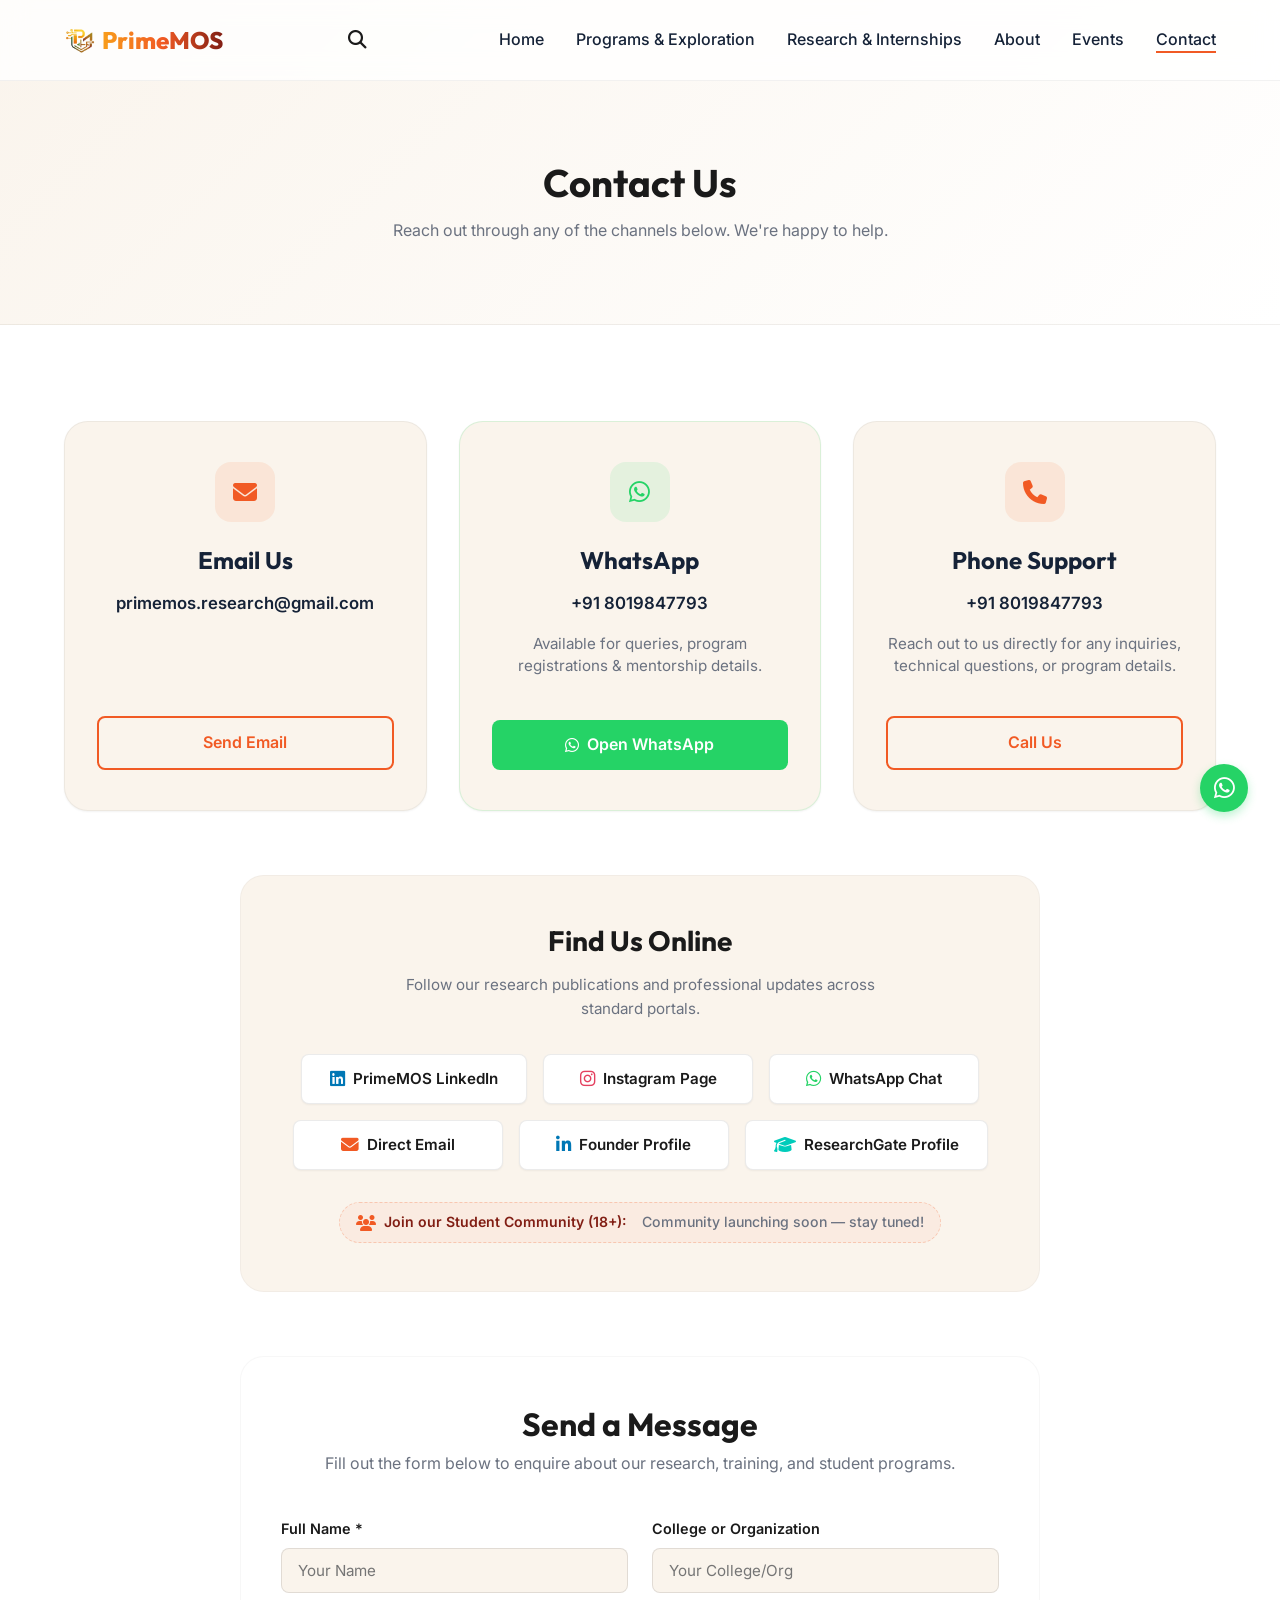
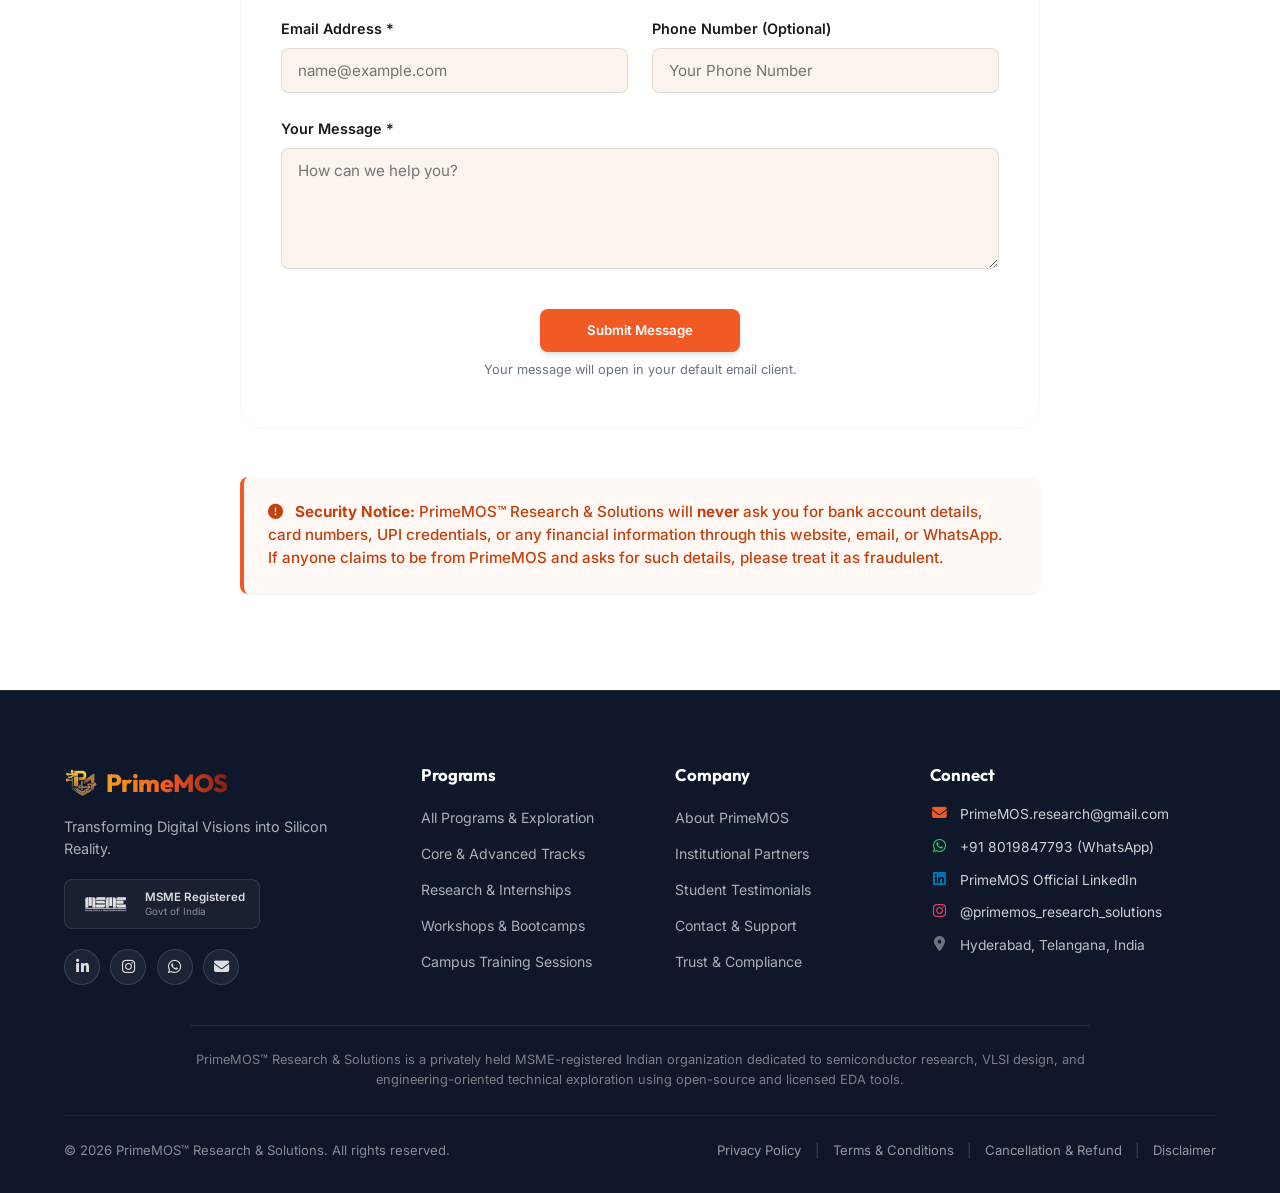
<file: contact/index.html>
<!DOCTYPE html>
<html lang="en">
<head>
    <meta charset="UTF-8">
    <meta name="viewport" content="width=device-width, initial-scale=1.0">
    <title>Contact | PrimeMOS™ Research & Solutions</title>
    <link rel="icon" type="image/png" href="../logo_transparent.png">
    <link rel="stylesheet" href="../styles.css">
    <link rel="stylesheet" href="https://cdnjs.cloudflare.com/ajax/libs/font-awesome/6.4.0/css/all.min.css">
</head>
<body>

    <!-- Navigation -->
    <nav class="navbar">
        <div class="container">
            <a href="../home/" class="nav-brand"><img src="../logo_transparent.png" alt="PrimeMOS Logo" class="nav-logo"><span class="brand-text">PrimeMOS</span></a>
            <button class="mobile-toggle"><i class="fa-solid fa-bars"></i></button>
            <ul class="nav-links">
                <li><a href="../home/">Home</a></li>
                <li><a href="../services/">Programs & Exploration</a></li>
                <li><a href="../research/">Research & Internships</a></li>
                <li><a href="../about/">About</a></li>
                <li><a href="../events/">Events</a></li>
                <li><a href="../contact/" class="active">Contact</a></li>
            </ul>
        </div>
    </nav>

    <!-- Page Header -->
    <header class="page-header fade-in">
        <div class="container">
            <h1 class="page-title">Contact Us</h1>
            <p class="page-desc">Reach out through any of the channels below. We're happy to help.</p>
        </div>
    </header>

    <!-- Main Content Section -->
    <main class="py-24" style="background-color: var(--surface);">
        <div class="container">
            
            <!-- 3 Contact Cards Grid -->
            <div class="features-grid mb-16">
                <!-- Card 1: Email -->
                <div class="feature-card fade-in text-center" style="display: flex; flex-direction: column; align-items: center; justify-content: space-between;">
                    <div style="width: 100%; display: flex; flex-direction: column; align-items: center;">
                        <div class="feature-icon" style="margin-bottom: 1.5rem;">
                            <i class="fa-solid fa-envelope"></i>
                        </div>
                        <h3 class="feature-title">Email Us</h3>
                        <p class="mb-4" style="font-weight: 600; color: var(--text-main); font-size: 1.05rem;">
                            <a href="mailto:primemos.research@gmail.com">primemos.research@gmail.com</a>
                        </p>
                    </div>
                    <div style="width: 100%; margin-top: 1.5rem;">
                        <a href="mailto:primemos.research@gmail.com" class="btn btn-outline" style="width: 100%;">Send Email</a>
                    </div>
                </div>

                <!-- Card 2: WhatsApp -->
                <div class="feature-card fade-in delay-100 text-center" style="display: flex; flex-direction: column; align-items: center; justify-content: space-between; border-color: rgba(37, 211, 102, 0.15);">
                    <div style="width: 100%; display: flex; flex-direction: column; align-items: center;">
                        <div class="feature-icon" style="background-color: rgba(37, 211, 102, 0.1); color: #25D366; margin-bottom: 1.5rem;">
                            <i class="fa-brands fa-whatsapp"></i>
                        </div>
                        <h3 class="feature-title">WhatsApp</h3>
                        <p class="mb-4" style="font-weight: 600; color: var(--text-main); font-size: 1.05rem;">
                            <a href="https://wa.me/918019847793" target="_blank" rel="noopener noreferrer">+91 8019847793</a>
                        </p>
                        <p class="mb-4" style="color: var(--text-muted); font-size: 0.95rem; line-height: 1.4;">
                            Available for queries, program registrations & mentorship details.
                        </p>
                    </div>
                    <div style="width: 100%; margin-top: 1.5rem;">
                        <a href="https://wa.me/918019847793?text=Hi%2C%20I%20found%20you%20through%20the%20PrimeMOS%20website" target="_blank" rel="noopener noreferrer" class="btn btn-whatsapp" style="width: 100%;">
                            <i class="fa-brands fa-whatsapp" style="margin-right: 8px;"></i> Open WhatsApp
                        </a>
                    </div>
                </div>

                <!-- Card 3: Phone -->
                <div class="feature-card fade-in delay-200 text-center" style="display: flex; flex-direction: column; align-items: center; justify-content: space-between;">
                    <div style="width: 100%; display: flex; flex-direction: column; align-items: center;">
                        <div class="feature-icon" style="margin-bottom: 1.5rem;">
                            <i class="fa-solid fa-phone"></i>
                        </div>
                        <h3 class="feature-title">Phone Support</h3>
                        <p class="mb-4" style="font-weight: 600; color: var(--text-main); font-size: 1.05rem;">
                            <a href="tel:8019847793">+91 8019847793</a>
                        </p>
                        <p class="mb-4" style="color: var(--text-muted); font-size: 0.95rem; line-height: 1.4;">
                            Reach out to us directly for any inquiries, technical questions, or program details.
                        </p>
                    </div>
                    <div style="width: 100%; margin-top: 1.5rem;">
                        <a href="tel:8019847793" class="btn btn-outline" style="width: 100%;">Call Us</a>
                    </div>
                </div>
            </div>

            <!-- Social Links & Community Section -->
            <div class="fade-in mb-16" style="text-align: center; background-color: var(--background); padding: 3rem 2rem; border-radius: var(--radius-lg); max-width: 800px; margin: 4rem auto 0; border: 1px solid rgba(0,0,0,0.03);">
                <h3 style="color: var(--secondary); font-size: 1.75rem; margin-bottom: 1rem; font-weight: 700;">Find Us Online</h3>
                <p style="color: var(--text-muted); margin-bottom: 2rem; max-width: 500px; margin-left: auto; margin-right: auto;">Follow our research publications and professional updates across standard portals.</p>
                
                <div style="display: flex; gap: 1rem; justify-content: center; flex-wrap: wrap;">
                    <a href="https://www.linkedin.com/company/primemos-research-solutions" target="_blank" rel="noopener noreferrer" class="btn btn-founder-secondary" style="background-color: white; border-color: rgba(0,0,0,0.08); box-shadow: var(--shadow-sm); min-width: 210px;">
                        <i class="fa-brands fa-linkedin" style="color: #0077B5; margin-right: 8px; font-size: 1.1rem;"></i> PrimeMOS LinkedIn
                    </a>
                    <a href="https://www.instagram.com/primemos_research_solutions/" target="_blank" rel="noopener noreferrer" class="btn btn-founder-secondary" style="background-color: white; border-color: rgba(0,0,0,0.08); box-shadow: var(--shadow-sm); min-width: 210px;">
                        <i class="fa-brands fa-instagram" style="color: #E4405F; margin-right: 8px; font-size: 1.1rem;"></i> Instagram Page
                    </a>
                    <a href="https://wa.me/918019847793?text=Hi%20PrimeMOS" target="_blank" rel="noopener noreferrer" class="btn btn-founder-secondary" style="background-color: white; border-color: rgba(0,0,0,0.08); box-shadow: var(--shadow-sm); min-width: 210px;">
                        <i class="fa-brands fa-whatsapp" style="color: #25D366; margin-right: 8px; font-size: 1.1rem;"></i> WhatsApp Chat
                    </a>
                    <a href="mailto:PrimeMOS.research@gmail.com" class="btn btn-founder-secondary" style="background-color: white; border-color: rgba(0,0,0,0.08); box-shadow: var(--shadow-sm); min-width: 210px;">
                        <i class="fa-solid fa-envelope" style="color: var(--primary-orange); margin-right: 8px; font-size: 1.1rem;"></i> Direct Email
                    </a>
                    <a href="https://www.linkedin.com/in/p-v-s-d-d-mallikarjuna-9569b0298/" target="_blank" rel="noopener noreferrer" class="btn btn-founder-secondary" style="background-color: white; border-color: rgba(0,0,0,0.08); box-shadow: var(--shadow-sm); min-width: 210px;">
                        <i class="fa-brands fa-linkedin-in" style="color: #0077B5; margin-right: 8px; font-size: 1.1rem;"></i> Founder Profile
                    </a>
                    <a href="https://www.researchgate.net/profile/P-V-S-D-D-Mallikarjuna" target="_blank" rel="noopener noreferrer" class="btn btn-founder-secondary" style="background-color: white; border-color: rgba(0,0,0,0.08); box-shadow: var(--shadow-sm); min-width: 210px;">
                        <i class="fa-solid fa-graduation-cap" style="color: #00CCBB; margin-right: 8px; font-size: 1.1rem;"></i> ResearchGate Profile
                    </a>
                </div>

                <div class="mt-8" style="display: inline-flex; align-items: center; justify-content: center; gap: 0.5rem; padding: 0.5rem 1rem; background-color: rgba(241, 90, 36, 0.05); border-radius: 100px; border: 1px dashed rgba(241, 90, 36, 0.25); flex-wrap: wrap;">
                    <i class="fa-solid fa-users" style="color: var(--primary-orange);"></i>
                    <span style="font-size: 0.88rem; font-weight: 600; color: var(--primary-maroon); margin-right: 0.5rem;">Join our Student Community (18+):</span>
                    <span style="font-size: 0.88rem; font-weight: 500; color: var(--text-muted);">Community launching soon &mdash; stay tuned!</span>
                </div>
            </div>

            <!-- Contact Form Section -->
            <div class="contact-form-section fade-in">
                <h2 class="contact-form-title">Send a Message</h2>
                <p class="contact-form-desc">Fill out the form below to enquire about our research, training, and student programs.</p>
                
                <form action="mailto:PrimeMOS.research@gmail.com" method="post" enctype="text/plain">
                    <div class="form-row">
                        <div class="form-group">
                            <label for="name" class="form-label">Full Name *</label>
                            <input type="text" id="name" name="Name" class="form-input" placeholder="Your Name" required>
                        </div>
                        <div class="form-group">
                            <label for="college" class="form-label">College or Organization</label>
                            <input type="text" id="college" name="College or Organization" class="form-input" placeholder="Your College/Org">
                        </div>
                    </div>
                    
                    <div class="form-row">
                        <div class="form-group">
                            <label for="email" class="form-label">Email Address *</label>
                            <input type="email" id="email" name="Email" class="form-input" placeholder="name@example.com" required>
                        </div>
                        <div class="form-group">
                            <label for="phone" class="form-label">Phone Number (Optional)</label>
                            <input type="tel" id="phone" name="Phone" class="form-input" placeholder="Your Phone Number">
                        </div>
                    </div>
                    
                    <div class="form-group">
                        <label for="message" class="form-label">Your Message *</label>
                        <textarea id="message" name="Message" class="form-textarea" rows="5" placeholder="How can we help you?" required></textarea>
                    </div>
                    
                    <div style="text-align: center; margin-top: 2rem;">
                        <button type="submit" class="btn btn-primary" style="min-width: 200px; padding: 0.85rem 2rem;">Submit Message</button>
                        <span class="form-note">Your message will open in your default email client.</span>
                    </div>
                </form>
            </div>

            <!-- Security Notice Box -->
            <div class="security-notice-box fade-in">
                <p>
                    <i class="fa-solid fa-circle-exclamation"></i>
                    <strong>Security Notice:</strong> PrimeMOS™ Research & Solutions will <strong>never</strong> ask you for bank account details, card numbers, UPI credentials, or any financial information through this website, email, or WhatsApp. If anyone claims to be from PrimeMOS and asks for such details, please treat it as fraudulent.
                </p>
            </div>

        </div>
    </main>

    <!-- Footer -->
    <footer class="footer">
        <div class="container">
            <div class="footer-grid">
                <!-- Col 1: Brand & Identity -->
                <div class="footer-brand-col">
                    <a href="../home/" class="footer-brand">
                        <img src="../logo_transparent.png" alt="PrimeMOS Logo" class="footer-logo">
                        <span class="brand-text">PrimeMOS</span>
                    </a>
                    <p class="footer-tagline">Transforming Digital Visions into Silicon Reality.</p>
                    <div class="footer-msme-badge">
                        <img src="../msme_logo.png" alt="MSME Logo">
                        <div class="footer-msme-text">
                            MSME Registered
                            <span>Govt of India</span>
                        </div>
                    </div>
                    <div class="footer-social-links">
                        <a href="https://www.linkedin.com/company/primemos-research-solutions" target="_blank" rel="noopener noreferrer" class="footer-social-icon linkedin" title="LinkedIn" aria-label="LinkedIn">
                            <i class="fa-brands fa-linkedin-in"></i>
                        </a>
                        <a href="https://www.instagram.com/primemos_research_solutions/" target="_blank" rel="noopener noreferrer" class="footer-social-icon instagram" title="Instagram" aria-label="Instagram">
                            <i class="fa-brands fa-instagram"></i>
                        </a>
                        <a href="https://wa.me/918019847793?text=Hi%20PrimeMOS" target="_blank" rel="noopener noreferrer" class="footer-social-icon whatsapp" title="WhatsApp" aria-label="WhatsApp">
                            <i class="fa-brands fa-whatsapp"></i>
                        </a>
                        <a href="mailto:PrimeMOS.research@gmail.com" class="footer-social-icon email" title="Email" aria-label="Email">
                            <i class="fa-solid fa-envelope"></i>
                        </a>
                    </div>
                </div>

                <!-- Col 2: Programs & Exploration -->
                <div>
                    <h4 class="footer-heading">Programs</h4>
                    <ul class="footer-nav-list">
                        <li><a href="../services/">All Programs &amp; Exploration</a></li>
                        <li><a href="../services/#courses">Core &amp; Advanced Tracks</a></li>
                        <li><a href="../research/">Research &amp; Internships</a></li>
                        <li><a href="../events/">Workshops &amp; Bootcamps</a></li>
                        <li><a href="../events/#host-workshop">Campus Training Sessions</a></li>
                    </ul>
                </div>

                <!-- Col 3: Company & Trust -->
                <div>
                    <h4 class="footer-heading">Company</h4>
                    <ul class="footer-nav-list">
                        <li><a href="../about/">About PrimeMOS</a></li>
                        <li><a href="../events/#collaborations">Institutional Partners</a></li>
                        <li><a href="../testimonials/">Student Testimonials</a></li>
                        <li><a href="../contact/">Contact &amp; Support</a></li>
                        <li><a href="../privacy/">Trust &amp; Compliance</a></li>
                    </ul>
                </div>

                <!-- Col 4: Connect & Support -->
                <div>
                    <h4 class="footer-heading">Connect</h4>
                    <ul class="footer-connect-list">
                        <li class="footer-connect-item">
                            <span class="footer-connect-icon" style="color: var(--primary-orange);"><i class="fa-solid fa-envelope"></i></span>
                            <a href="mailto:PrimeMOS.research@gmail.com">PrimeMOS.research@gmail.com</a>
                        </li>
                        <li class="footer-connect-item">
                            <span class="footer-connect-icon" style="color: #25D366;"><i class="fa-brands fa-whatsapp"></i></span>
                            <a href="https://wa.me/918019847793?text=Hi%20PrimeMOS" target="_blank" rel="noopener noreferrer">+91 8019847793 (WhatsApp)</a>
                        </li>
                        <li class="footer-connect-item">
                            <span class="footer-connect-icon" style="color: #0077B5;"><i class="fa-brands fa-linkedin"></i></span>
                            <a href="https://www.linkedin.com/company/primemos-research-solutions" target="_blank" rel="noopener noreferrer">PrimeMOS Official LinkedIn</a>
                        </li>
                        <li class="footer-connect-item">
                            <span class="footer-connect-icon" style="color: #E4405F;"><i class="fa-brands fa-instagram"></i></span>
                            <a href="https://www.instagram.com/primemos_research_solutions/" target="_blank" rel="noopener noreferrer">@primemos_research_solutions</a>
                        </li>
                        <li class="footer-connect-item">
                            <span class="footer-connect-icon" style="color: rgba(255,255,255,0.4);"><i class="fa-solid fa-location-dot"></i></span>
                            <span>Hyderabad, Telangana, India</span>
                        </li>
                    </ul>
                </div>
            </div>

            <!-- Statutory Organization Note -->
            <div class="footer-org-note">
                PrimeMOS™ Research &amp; Solutions is a privately held MSME-registered Indian organization dedicated to semiconductor research, VLSI design, and engineering-oriented technical exploration using open-source and licensed EDA tools.
            </div>

            <!-- Bottom Legal Bar -->
            <div class="footer-bottom-bar">
                <div>
                    &copy; 2026 PrimeMOS™ Research &amp; Solutions. All rights reserved.
                </div>
                <div class="footer-legal-links">
                    <a href="../privacy/">Privacy Policy</a>
                    <span class="footer-legal-divider">|</span>
                    <a href="../terms/">Terms &amp; Conditions</a>
                    <span class="footer-legal-divider">|</span>
                    <a href="../cancellation/">Cancellation &amp; Refund</a>
                    <span class="footer-legal-divider">|</span>
                    <a href="../disclaimer/">Disclaimer</a>
                </div>
            </div>
        </div>
    </footer>

    <!-- Floating Buttons -->
    <a href="https://wa.me/918019847793?text=Hi" class="whatsapp-float" target="_blank" rel="noopener noreferrer" aria-label="Chat on WhatsApp">
        <i class="fa-brands fa-whatsapp"></i>
    </a>
    <button class="back-to-top" id="backToTop" aria-label="Back to Top">
        <i class="fa-solid fa-arrow-up"></i>
    </button>

    <script src="../script.js"></script>
</body>
</html>
</file>
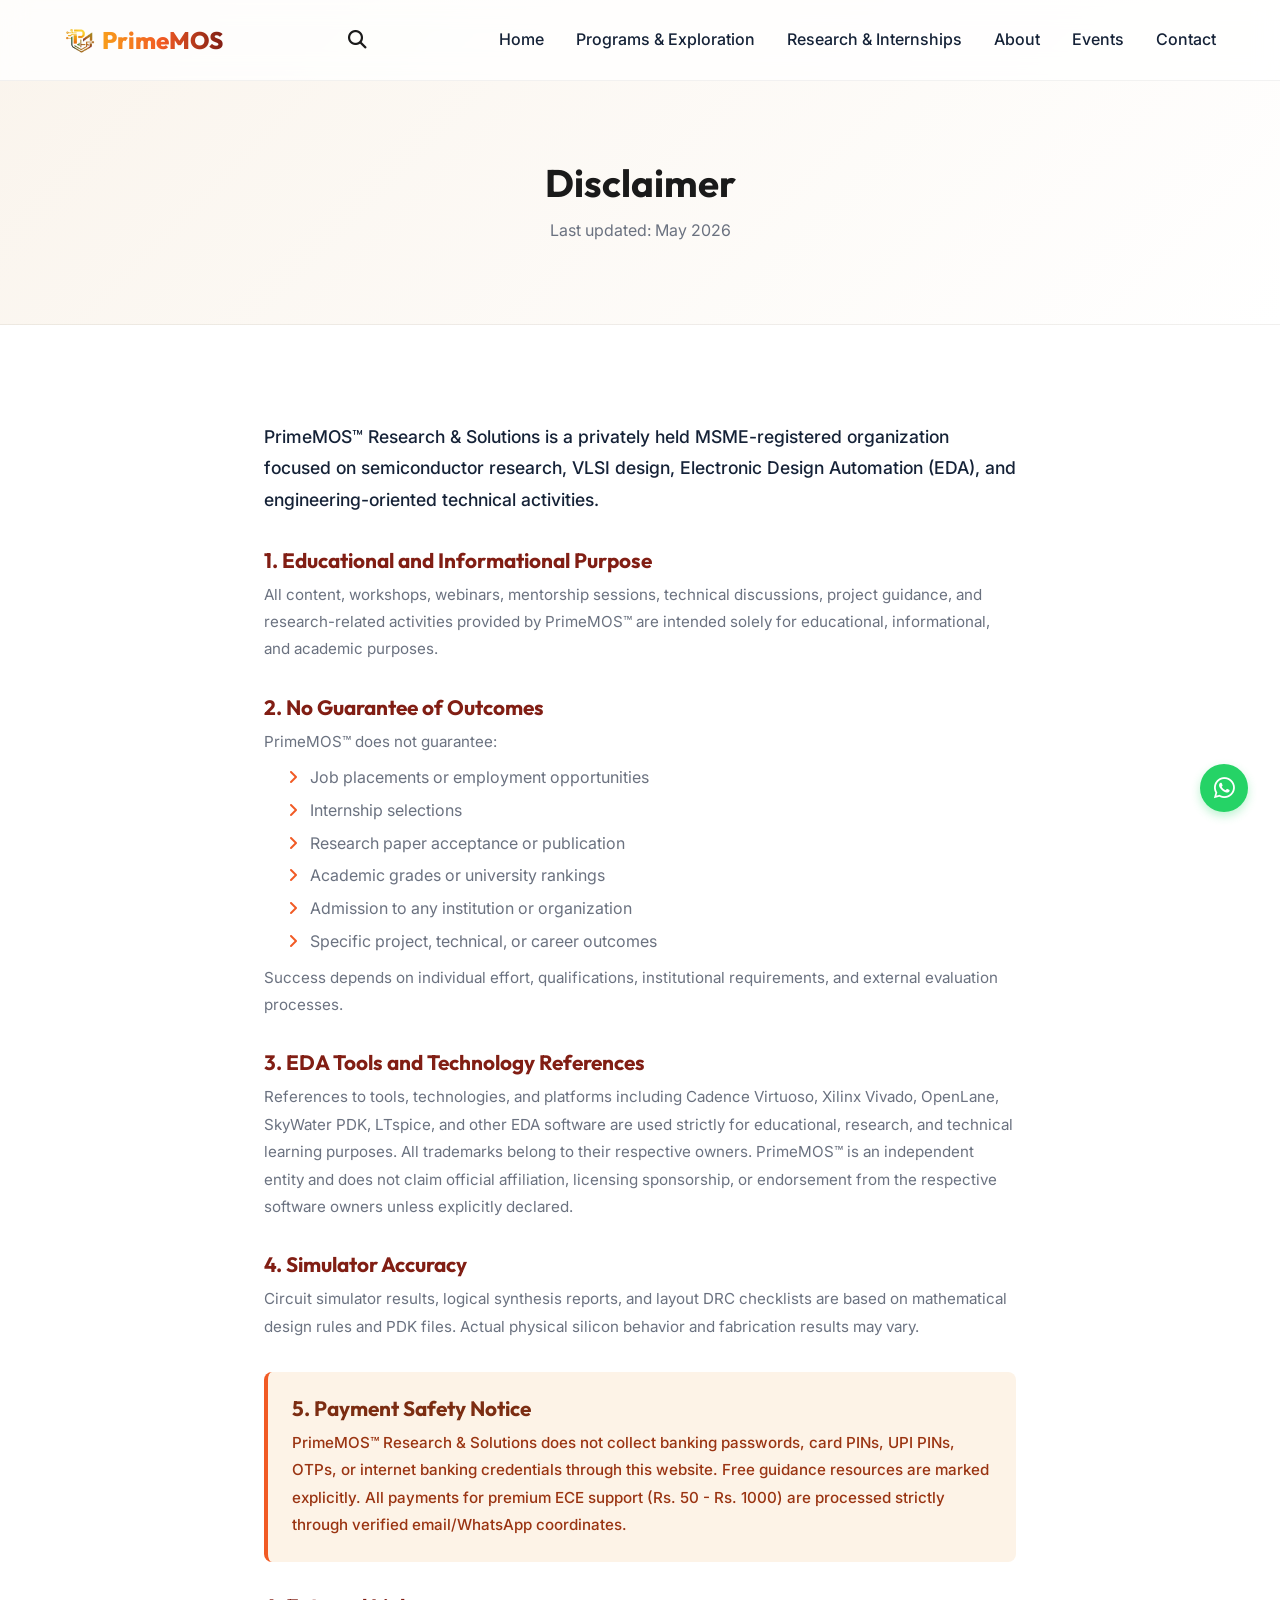
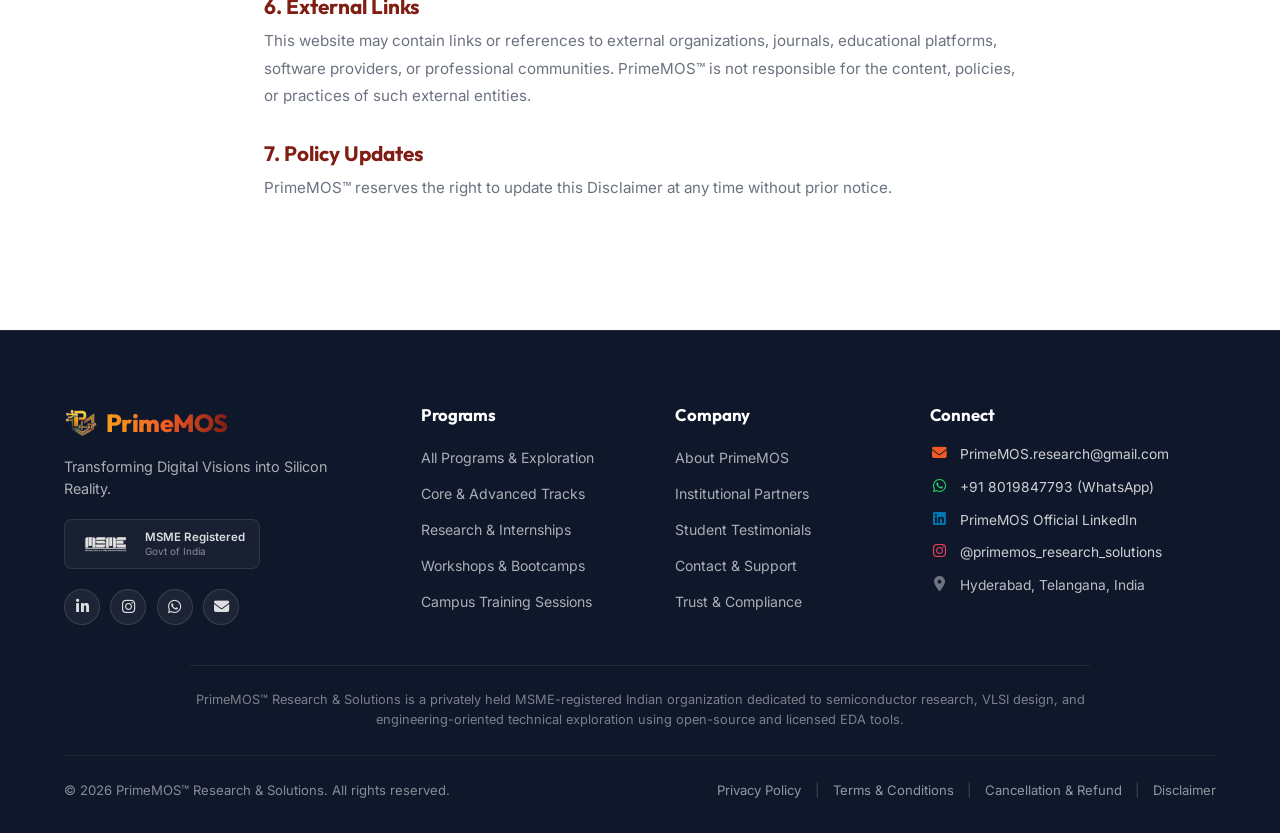
<file: disclaimer/index.html>
<!DOCTYPE html>
<html lang="en">
<head>
    <meta charset="UTF-8">
    <meta name="viewport" content="width=device-width, initial-scale=1.0">
    <title>Disclaimer | PrimeMOS™ Research & Solutions</title>
    <link rel="icon" type="image/png" href="../logo_transparent.png">
    <link rel="stylesheet" href="../styles.css">
    <link rel="stylesheet" href="https://cdnjs.cloudflare.com/ajax/libs/font-awesome/6.4.0/css/all.min.css">
</head>
<body>

    <!-- Navigation -->
    <nav class="navbar">
        <div class="container">
            <a href="../home/" class="nav-brand"><img src="../logo_transparent.png" alt="PrimeMOS Logo" class="nav-logo"><span class="brand-text">PrimeMOS</span></a>
            <button class="mobile-toggle"><i class="fa-solid fa-bars"></i></button>
            <ul class="nav-links">
                <li><a href="../home/">Home</a></li>
                <li><a href="../services/">Programs & Exploration</a></li>
                <li><a href="../research/">Research & Internships</a></li>
                <li><a href="../about/">About</a></li>
                <li><a href="../events/">Events</a></li>
                <li><a href="../contact/">Contact</a></li>
            </ul>
        </div>
    </nav>

    <!-- Page Header -->
    <header class="page-header fade-in">
        <div class="container">
            <h1 class="page-title">Disclaimer</h1>
            <p class="page-desc">Last updated: May 2026</p>
        </div>
    </header>

    <!-- Main Content Section -->
    <main class="py-24" style="background-color: var(--surface);">
        <div class="container" style="max-width: 800px;">
            <div class="fade-in" style="line-height: 1.8; color: var(--text-main);">
                <p class="mb-8" style="font-size: 1.1rem; font-weight: 500;">
                    PrimeMOS™ Research & Solutions is a privately held MSME-registered organization focused on semiconductor research, VLSI design, Electronic Design Automation (EDA), and engineering-oriented technical activities.
                </p>

                <div class="mb-8">
                    <h3 class="mb-2" style="color: var(--primary-maroon); font-size: 1.3rem;">1. Educational and Informational Purpose</h3>
                    <p style="color: var(--text-muted);">All content, workshops, webinars, mentorship sessions, technical discussions, project guidance, and research-related activities provided by PrimeMOS™ are intended solely for educational, informational, and academic purposes.</p>
                </div>

                <div class="mb-8">
                    <h3 class="mb-2" style="color: var(--primary-maroon); font-size: 1.3rem;">2. No Guarantee of Outcomes</h3>
                    <p style="color: var(--text-muted); margin-bottom: 0.5rem;">PrimeMOS™ does not guarantee:</p>
                    <ul style="list-style-type: none; padding-left: 1.5rem; color: var(--text-muted);">
                        <li style="margin-bottom: 0.25rem;"><i class="fa-solid fa-angle-right" style="color: var(--primary-orange); margin-right: 8px;"></i> Job placements or employment opportunities</li>
                        <li style="margin-bottom: 0.25rem;"><i class="fa-solid fa-angle-right" style="color: var(--primary-orange); margin-right: 8px;"></i> Internship selections</li>
                        <li style="margin-bottom: 0.25rem;"><i class="fa-solid fa-angle-right" style="color: var(--primary-orange); margin-right: 8px;"></i> Research paper acceptance or publication</li>
                        <li style="margin-bottom: 0.25rem;"><i class="fa-solid fa-angle-right" style="color: var(--primary-orange); margin-right: 8px;"></i> Academic grades or university rankings</li>
                        <li style="margin-bottom: 0.25rem;"><i class="fa-solid fa-angle-right" style="color: var(--primary-orange); margin-right: 8px;"></i> Admission to any institution or organization</li>
                        <li><i class="fa-solid fa-angle-right" style="color: var(--primary-orange); margin-right: 8px;"></i> Specific project, technical, or career outcomes</li>
                    </ul>
                    <p style="color: var(--text-muted); margin-top: 0.5rem;">Success depends on individual effort, qualifications, institutional requirements, and external evaluation processes.</p>
                </div>

                <div class="mb-8">
                    <h3 class="mb-2" style="color: var(--primary-maroon); font-size: 1.3rem;">3. EDA Tools and Technology References</h3>
                    <p style="color: var(--text-muted);">References to tools, technologies, and platforms including Cadence Virtuoso, Xilinx Vivado, OpenLane, SkyWater PDK, LTspice, and other EDA software are used strictly for educational, research, and technical learning purposes. All trademarks belong to their respective owners. PrimeMOS™ is an independent entity and does not claim official affiliation, licensing sponsorship, or endorsement from the respective software owners unless explicitly declared.</p>
                </div>

                <div class="mb-8">
                    <h3 class="mb-2" style="color: var(--primary-maroon); font-size: 1.3rem;">4. Simulator Accuracy</h3>
                    <p style="color: var(--text-muted);">Circuit simulator results, logical synthesis reports, and layout DRC checklists are based on mathematical design rules and PDK files. Actual physical silicon behavior and fabrication results may vary.</p>
                </div>

                <div class="mb-8" style="background-color: #fdf3e7; padding: 1.5rem; border-left: 4px solid var(--primary-orange); border-radius: var(--radius-sm);">
                    <h3 class="mb-2" style="color: #7c2d12; font-size: 1.3rem;">5. Payment Safety Notice</h3>
                    <p style="color: #9a3412; font-weight: 500;">
                        PrimeMOS™ Research & Solutions does not collect banking passwords, card PINs, UPI PINs, OTPs, or internet banking credentials through this website. Free guidance resources are marked explicitly. All payments for premium ECE support (Rs. 50 - Rs. 1000) are processed strictly through verified email/WhatsApp coordinates.
                    </p>
                </div>

                <div class="mb-8">
                    <h3 class="mb-2" style="color: var(--primary-maroon); font-size: 1.3rem;">6. External Links</h3>
                    <p style="color: var(--text-muted);">This website may contain links or references to external organizations, journals, educational platforms, software providers, or professional communities. PrimeMOS™ is not responsible for the content, policies, or practices of such external entities.</p>
                </div>

                <div class="mb-8">
                    <h3 class="mb-2" style="color: var(--primary-maroon); font-size: 1.3rem;">7. Policy Updates</h3>
                    <p style="color: var(--text-muted);">PrimeMOS™ reserves the right to update this Disclaimer at any time without prior notice.</p>
                </div>
            </div>
        </div>
    </main>

    <!-- Footer -->
    <footer class="footer">
        <div class="container">
            <div class="footer-grid">
                <!-- Col 1: Brand & Identity -->
                <div class="footer-brand-col">
                    <a href="../home/" class="footer-brand">
                        <img src="../logo_transparent.png" alt="PrimeMOS Logo" class="footer-logo">
                        <span class="brand-text">PrimeMOS</span>
                    </a>
                    <p class="footer-tagline">Transforming Digital Visions into Silicon Reality.</p>
                    <div class="footer-msme-badge">
                        <img src="../msme_logo.png" alt="MSME Logo">
                        <div class="footer-msme-text">
                            MSME Registered
                            <span>Govt of India</span>
                        </div>
                    </div>
                    <div class="footer-social-links">
                        <a href="https://www.linkedin.com/company/primemos-research-solutions" target="_blank" rel="noopener noreferrer" class="footer-social-icon linkedin" title="LinkedIn" aria-label="LinkedIn">
                            <i class="fa-brands fa-linkedin-in"></i>
                        </a>
                        <a href="https://www.instagram.com/primemos_research_solutions/" target="_blank" rel="noopener noreferrer" class="footer-social-icon instagram" title="Instagram" aria-label="Instagram">
                            <i class="fa-brands fa-instagram"></i>
                        </a>
                        <a href="https://wa.me/918019847793?text=Hi%20PrimeMOS" target="_blank" rel="noopener noreferrer" class="footer-social-icon whatsapp" title="WhatsApp" aria-label="WhatsApp">
                            <i class="fa-brands fa-whatsapp"></i>
                        </a>
                        <a href="mailto:PrimeMOS.research@gmail.com" class="footer-social-icon email" title="Email" aria-label="Email">
                            <i class="fa-solid fa-envelope"></i>
                        </a>
                    </div>
                </div>

                <!-- Col 2: Programs & Exploration -->
                <div>
                    <h4 class="footer-heading">Programs</h4>
                    <ul class="footer-nav-list">
                        <li><a href="../services/">All Programs &amp; Exploration</a></li>
                        <li><a href="../services/#courses">Core &amp; Advanced Tracks</a></li>
                        <li><a href="../research/">Research &amp; Internships</a></li>
                        <li><a href="../events/">Workshops &amp; Bootcamps</a></li>
                        <li><a href="../events/#host-workshop">Campus Training Sessions</a></li>
                    </ul>
                </div>

                <!-- Col 3: Company & Trust -->
                <div>
                    <h4 class="footer-heading">Company</h4>
                    <ul class="footer-nav-list">
                        <li><a href="../about/">About PrimeMOS</a></li>
                        <li><a href="../events/#collaborations">Institutional Partners</a></li>
                        <li><a href="../testimonials/">Student Testimonials</a></li>
                        <li><a href="../contact/">Contact &amp; Support</a></li>
                        <li><a href="../privacy/">Trust &amp; Compliance</a></li>
                    </ul>
                </div>

                <!-- Col 4: Connect & Support -->
                <div>
                    <h4 class="footer-heading">Connect</h4>
                    <ul class="footer-connect-list">
                        <li class="footer-connect-item">
                            <span class="footer-connect-icon" style="color: var(--primary-orange);"><i class="fa-solid fa-envelope"></i></span>
                            <a href="mailto:PrimeMOS.research@gmail.com">PrimeMOS.research@gmail.com</a>
                        </li>
                        <li class="footer-connect-item">
                            <span class="footer-connect-icon" style="color: #25D366;"><i class="fa-brands fa-whatsapp"></i></span>
                            <a href="https://wa.me/918019847793?text=Hi%20PrimeMOS" target="_blank" rel="noopener noreferrer">+91 8019847793 (WhatsApp)</a>
                        </li>
                        <li class="footer-connect-item">
                            <span class="footer-connect-icon" style="color: #0077B5;"><i class="fa-brands fa-linkedin"></i></span>
                            <a href="https://www.linkedin.com/company/primemos-research-solutions" target="_blank" rel="noopener noreferrer">PrimeMOS Official LinkedIn</a>
                        </li>
                        <li class="footer-connect-item">
                            <span class="footer-connect-icon" style="color: #E4405F;"><i class="fa-brands fa-instagram"></i></span>
                            <a href="https://www.instagram.com/primemos_research_solutions/" target="_blank" rel="noopener noreferrer">@primemos_research_solutions</a>
                        </li>
                        <li class="footer-connect-item">
                            <span class="footer-connect-icon" style="color: rgba(255,255,255,0.4);"><i class="fa-solid fa-location-dot"></i></span>
                            <span>Hyderabad, Telangana, India</span>
                        </li>
                    </ul>
                </div>
            </div>

            <!-- Statutory Organization Note -->
            <div class="footer-org-note">
                PrimeMOS™ Research &amp; Solutions is a privately held MSME-registered Indian organization dedicated to semiconductor research, VLSI design, and engineering-oriented technical exploration using open-source and licensed EDA tools.
            </div>

            <!-- Bottom Legal Bar -->
            <div class="footer-bottom-bar">
                <div>
                    &copy; 2026 PrimeMOS™ Research &amp; Solutions. All rights reserved.
                </div>
                <div class="footer-legal-links">
                    <a href="../privacy/">Privacy Policy</a>
                    <span class="footer-legal-divider">|</span>
                    <a href="../terms/">Terms &amp; Conditions</a>
                    <span class="footer-legal-divider">|</span>
                    <a href="../cancellation/">Cancellation &amp; Refund</a>
                    <span class="footer-legal-divider">|</span>
                    <a href="../disclaimer/">Disclaimer</a>
                </div>
            </div>
        </div>
    </footer>

    <!-- Floating Buttons -->
    <a href="https://wa.me/918019847793?text=Hi" class="whatsapp-float" target="_blank" rel="noopener noreferrer" aria-label="Chat on WhatsApp">
        <i class="fa-brands fa-whatsapp"></i>
    </a>
    <button class="back-to-top" id="backToTop" aria-label="Back to Top">
        <i class="fa-solid fa-arrow-up"></i>
    </button>

    <script src="../script.js"></script>
</body>
</html>
</file>
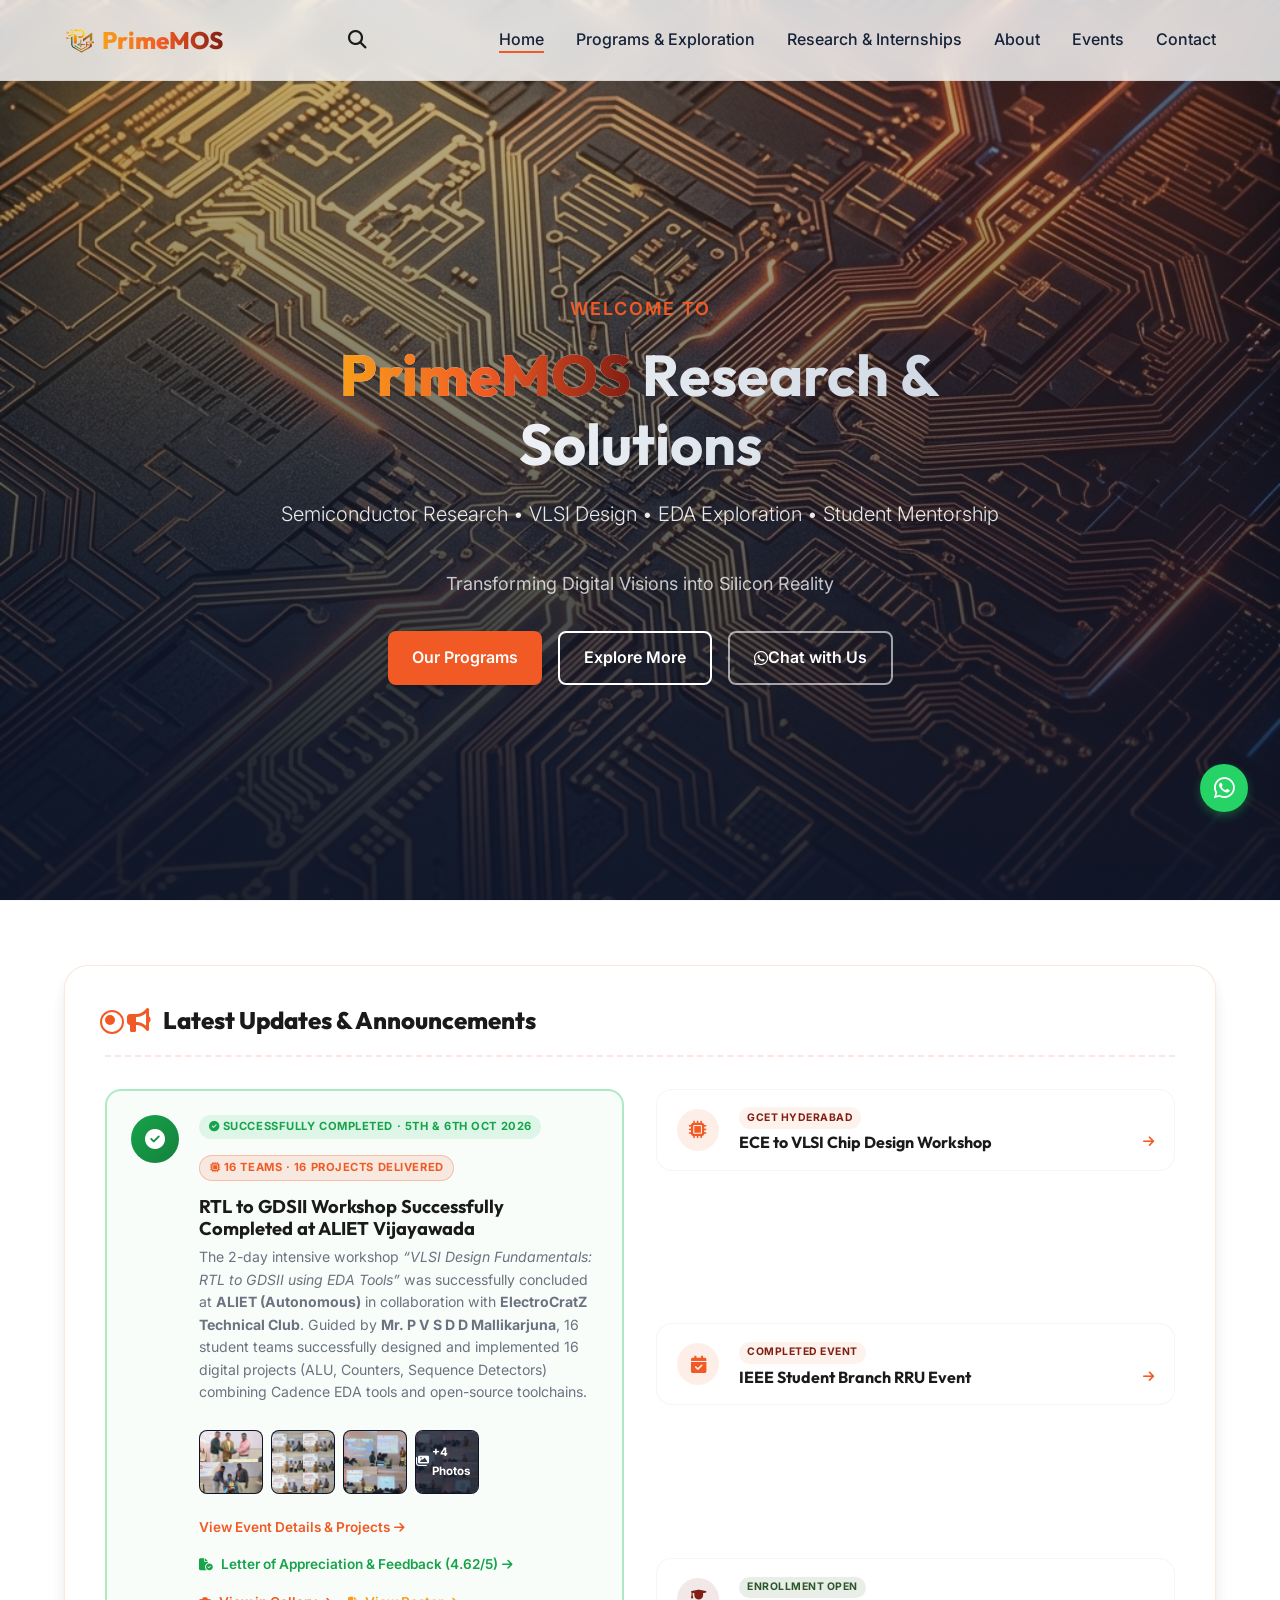
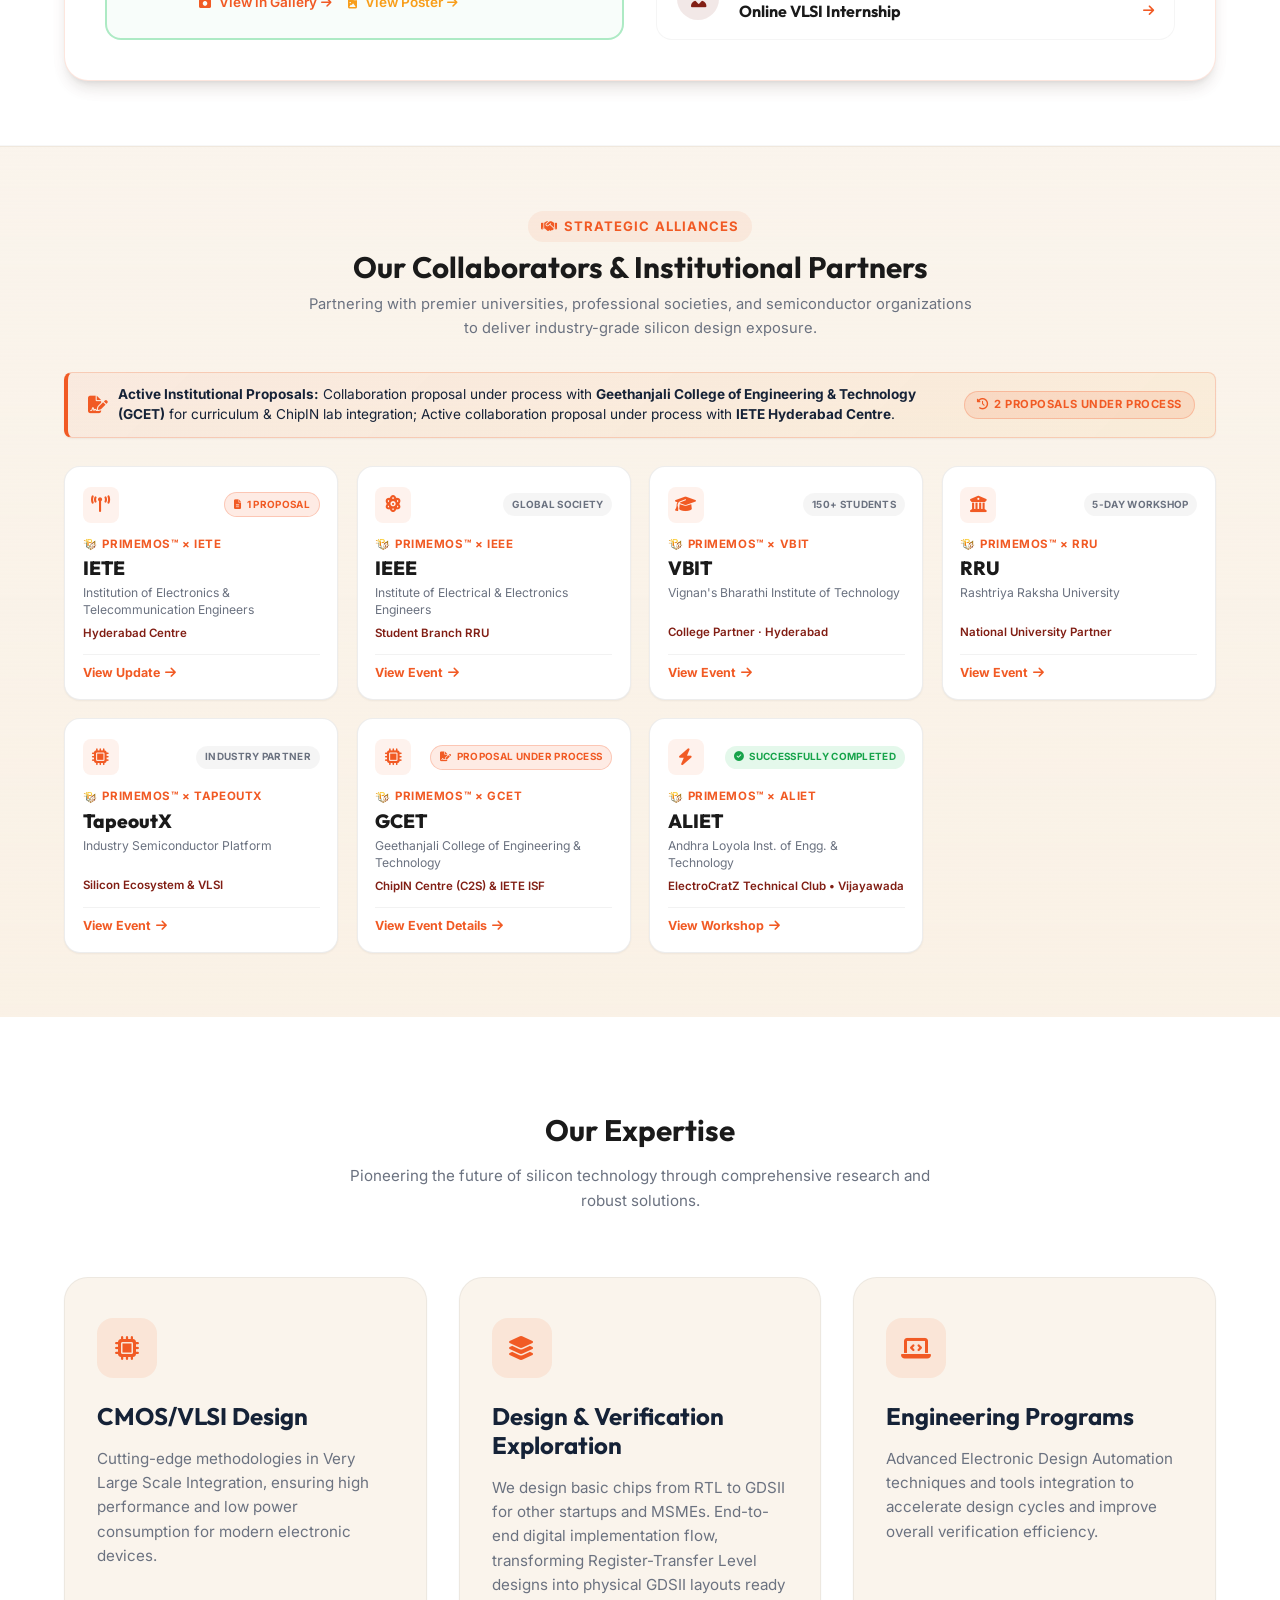
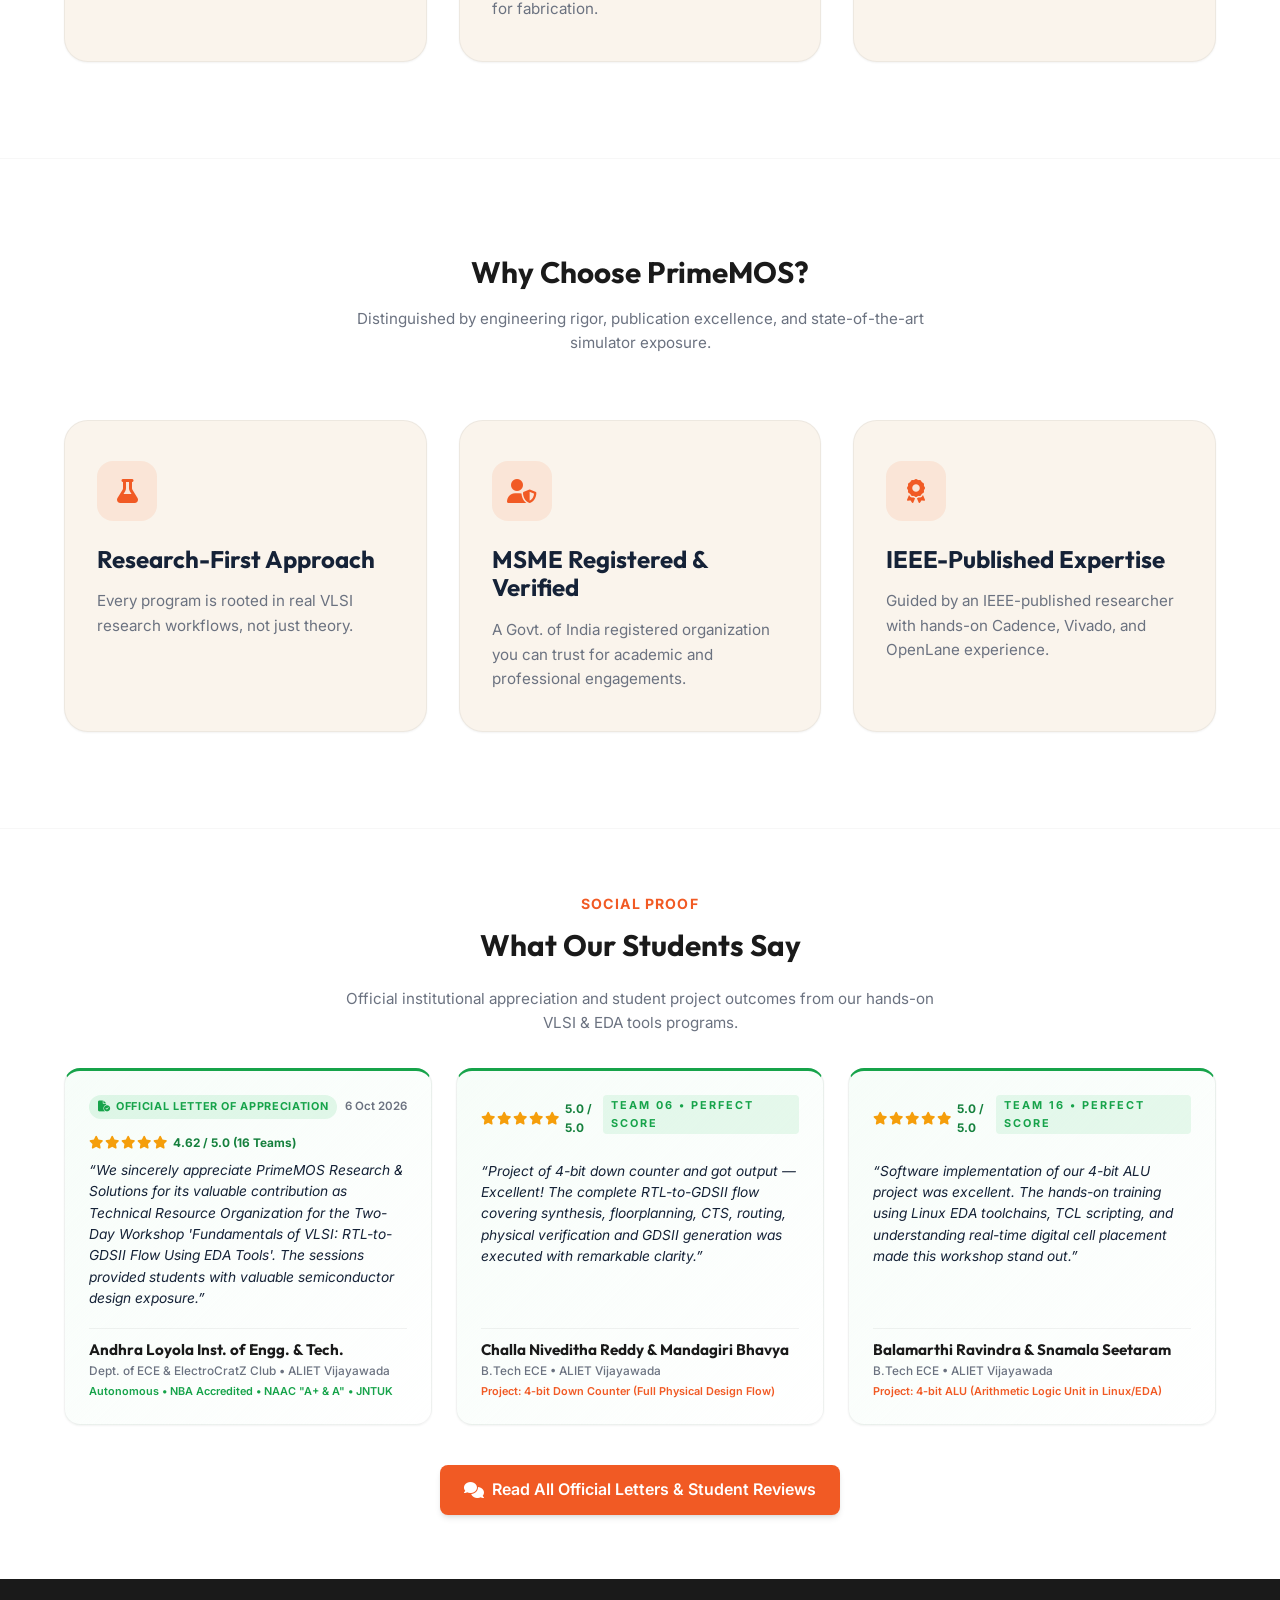
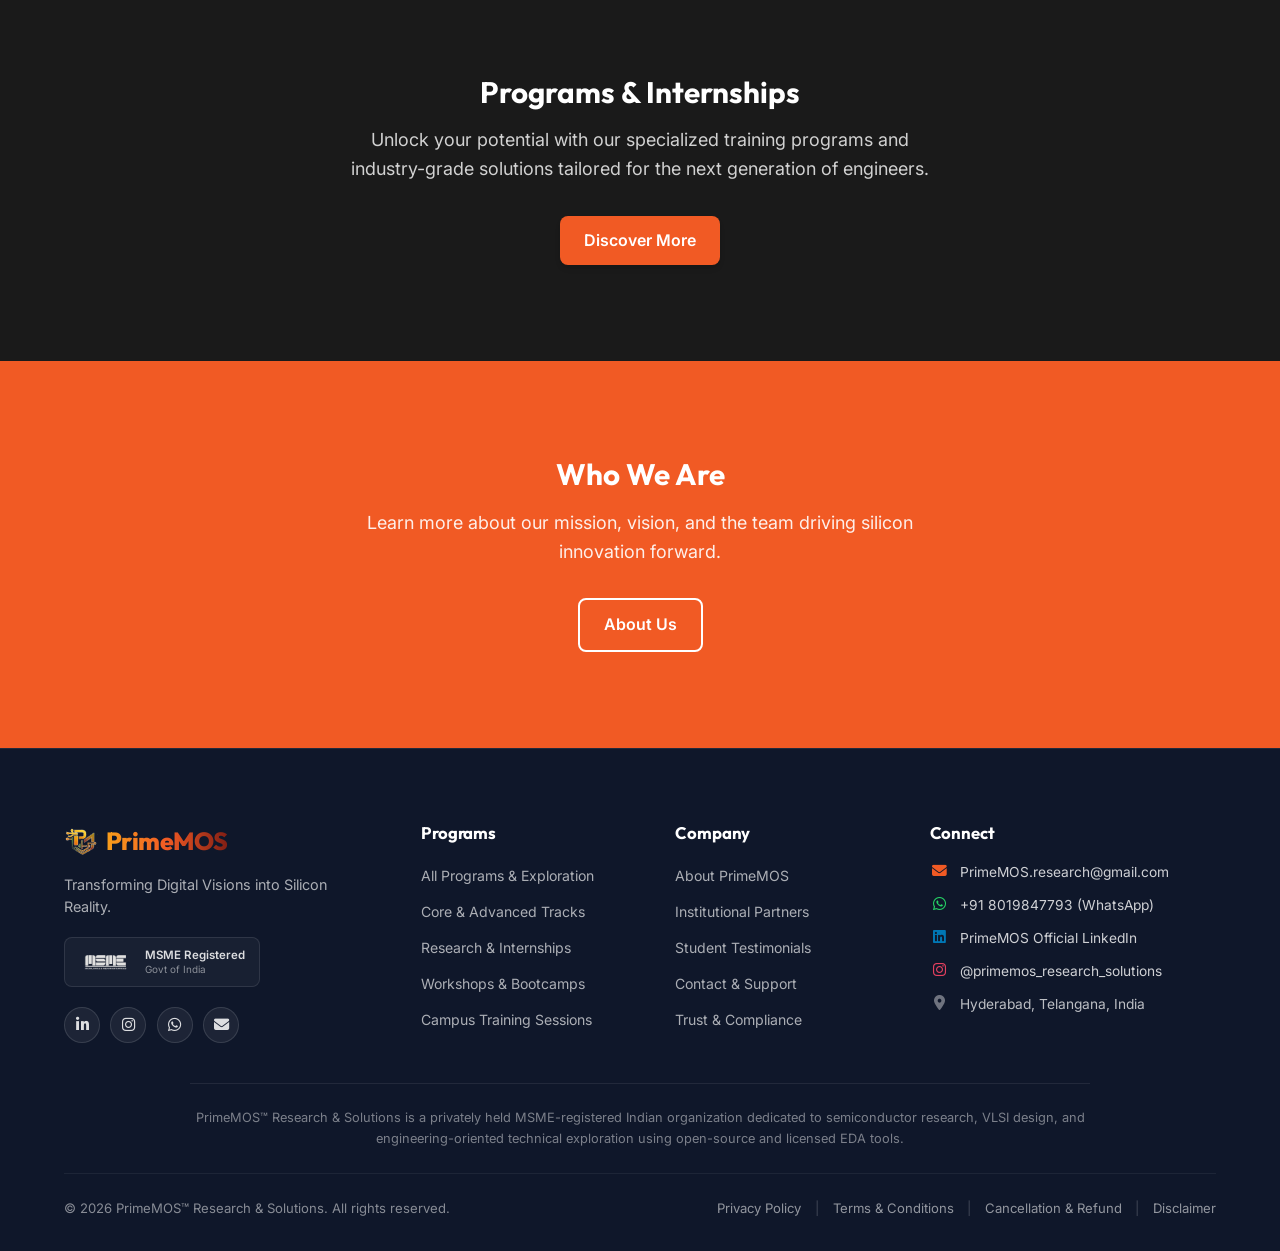
<file: home/index.html>
<!DOCTYPE html>
<html lang="en">
<head>
    <meta charset="UTF-8">
    <meta name="viewport" content="width=device-width, initial-scale=1.0">
    <title>PrimeMOS™ Research & Solutions | Semiconductor Research & VLSI Design</title>
    <meta name="description" content="Discover CMOS/VLSI, RTL-to-GDSII and EDA methods with PrimeMOS.">
    <link class="tab-logo" rel="icon" type="image/png" href="../logo_transparent.png">
    <link rel="stylesheet" href="../styles.css?v=1.4">
    <link rel="stylesheet" href="https://cdnjs.cloudflare.com/ajax/libs/font-awesome/6.4.0/css/all.min.css">
</head>
<body>

    <!-- Navigation -->
    <nav class="navbar">
        <div class="container">
            <a href="../home/" class="nav-brand"><img src="../logo_transparent.png" alt="PrimeMOS Logo" class="nav-logo"><span class="brand-text">PrimeMOS</span></a>
            <button class="mobile-toggle"><i class="fa-solid fa-bars"></i></button>
            <ul class="nav-links">
                <li><a href="../home/" class="active">Home</a></li>
                <li><a href="../services/">Programs & Exploration</a></li>
                <li><a href="../research/">Research & Internships</a></li>
                <li><a href="../about/">About</a></li>
                <li><a href="../events/">Events</a></li>
                <li><a href="../contact/">Contact</a></li>
            </ul>
        </div>
    </nav>

    <!-- Hero Section -->
    <header class="hero">
        <div class="mesh-gradient"></div>
        <div class="hero-overlay"></div>
        <div class="hero-content fade-in">
            <span class="hero-tagline">Welcome to</span>
            <h1 class="hero-title"><span class="brand-text">PrimeMOS</span> Research & Solutions</h1>
            <p class="hero-subtitle">Semiconductor Research &bull; VLSI Design &bull; EDA Exploration &bull; Student Mentorship</p>
            <p class="mb-8" style="font-size: clamp(1rem, 2vw, 1.125rem); color: rgba(255, 255, 255, 0.75);">Transforming Digital Visions into Silicon Reality</p>
            <div style="display: flex; gap: 1rem; justify-content: center; flex-wrap: wrap;">
                <a href="../services/" class="btn btn-primary">Our Programs</a>
                <a href="#features" class="btn btn-outline" style="border-color: white; color: white;">Explore More</a>
                <a href="../contact/" class="btn btn-outline" style="border-color: rgba(255,255,255,0.6); color: white;">
                    <i class="fa-brands fa-whatsapp"></i> Chat with Us
                </a>
            </div>
        </div>
    </header>

    <!-- Latest Updates Section -->
    <section class="updates-section py-16">
        <div class="container">
            <div class="updates-container fade-in">
                <div class="updates-header">
                    <span class="pulse-beacon" id="updates-pulse"></span>
                    <h2 class="updates-title" id="updates-section-title"><i class="fa-solid fa-bullhorn" style="color: var(--primary-orange); margin-right: 8px;"></i> Latest Updates &amp; Announcements</h2>
                </div>
                <div class="updates-list">
                    <!-- Update Item 1: ALIET Vijayawada Two-Day VLSI Workshop (Successfully Completed) -->
                    <div class="update-item" style="border: 2px solid rgba(34, 197, 94, 0.35); background: rgba(34, 197, 94, 0.03);">
                        <div class="update-icon-wrapper event-icon" style="background: linear-gradient(135deg, #16a34a, #15803d); color: white;">
                            <i class="fa-solid fa-circle-check"></i>
                        </div>
                        <div class="update-content">
                            <div style="display: flex; gap: 0.5rem; flex-wrap: wrap; margin-bottom: 0.4rem;">
                                <span class="update-tag-pill tag-event" style="background: rgba(34, 197, 94, 0.12); color: #16a34a; border-color: rgba(34, 197, 94, 0.25); font-weight: 700;"><i class="fa-solid fa-circle-check" style="font-size: 0.65rem;"></i> Successfully Completed · 5th &amp; 6th Oct 2026</span>
                                <span class="update-tag-pill" style="background: rgba(241, 90, 36, 0.12); color: var(--primary-orange); border: 1px solid rgba(241, 90, 36, 0.3); font-weight: 700;"><i class="fa-solid fa-microchip" style="font-size: 0.65rem;"></i> 16 Teams · 16 Projects Delivered</span>
                            </div>
                            <h3 class="update-heading">RTL to GDSII Workshop Successfully Completed at ALIET Vijayawada</h3>
                            <p class="update-text">The 2-day intensive workshop <em>“VLSI Design Fundamentals: RTL to GDSII using EDA Tools”</em> was successfully concluded at <strong>ALIET (Autonomous)</strong> in collaboration with <strong>ElectroCratZ Technical Club</strong>. Guided by <strong>Mr. P V S D D Mallikarjuna</strong>, 16 student teams successfully designed and implemented 16 digital projects (ALU, Counters, Sequence Detectors) combining Cadence EDA tools and open-source toolchains.</p>

                            <!-- Workshop Photo Highlights Preview Strip -->
                            <div class="event-mini-gallery" style="margin: 0.85rem 0;" title="Click to view workshop gallery &amp; projects">
                                <a href="../events/?event=event6" class="mini-thumb" title="Memento Felicitation Ceremony with ALIET Faculty">
                                    <img src="../event6_felicitation.jpg" alt="Felicitation ceremony at ALIET">
                                </a>
                                <a href="../events/?event=event6" class="mini-thumb" title="Certificate Distribution Honors to 16 Student Teams">
                                    <img src="../event6_certificates.jpg" alt="Certificate presentation to students">
                                </a>
                                <a href="../events/?event=event6" class="mini-thumb" title="Technical Lectures &amp; EDA Demonstrations">
                                    <img src="../event6_presentation.jpg" alt="Technical presentation and lectures">
                                </a>
                                <a href="../events/?event=event6" class="mini-thumb" title="Hands-on VLSI Design Lab Mentoring">
                                    <img src="../event6_lab_session.jpg" alt="Hands-on VLSI lab mentoring">
                                    <div class="mini-thumb-more"><i class="fa-solid fa-images" style="margin-right: 3px;"></i> +4 Photos</div>
                                </a>
                            </div>

                            <div style="display: flex; gap: 1rem; flex-wrap: wrap; margin-top: 0.6rem;">
                                <a href="../events/?event=event6" class="update-link">View Event Details &amp; Projects <i class="fa-solid fa-arrow-right"></i></a>
                                <a href="../testimonials/#aliet-endorsement" class="update-link" style="color: #16a34a;"><i class="fa-solid fa-file-circle-check" style="margin-right: 4px;"></i> Letter of Appreciation &amp; Feedback (4.62/5) <i class="fa-solid fa-arrow-right"></i></a>
                                <a href="../events/#gallery" class="update-link" style="color: var(--primary-orange);"><i class="fa-solid fa-camera" style="margin-right: 4px;"></i> View in Gallery <i class="fa-solid fa-arrow-right"></i></a>
                                <a href="../event6_poster.jpg" target="_blank" class="update-link" style="color: var(--primary-gold);"><i class="fa-solid fa-file-image" style="margin-right: 4px;"></i> View Poster <i class="fa-solid fa-arrow-right"></i></a>
                            </div>
                        </div>
                    </div>
                    <!-- Side Column: 3 Compact Cards -->
                    <div style="display: flex; flex-direction: column; gap: 1rem; justify-content: space-between;">
                        <!-- Compact Item 1: GCET Hyderabad Workshop -->
                        <a href="../events/?event=event5" class="update-item" style="align-items: center; padding: 1.1rem 1.25rem; text-decoration: none; color: inherit; margin: 0; background: var(--surface);">
                            <div class="update-icon-wrapper event-icon" style="width: 42px; height: 42px; font-size: 1.1rem;">
                                <i class="fa-solid fa-microchip"></i>
                            </div>
                            <div class="update-content" style="flex: 1;">
                                <span class="update-tag-pill tag-event" style="font-size: 0.65rem; padding: 0.15rem 0.5rem; margin-bottom: 0.25rem;">GCET Hyderabad</span>
                                <h3 class="update-heading" style="margin: 0; font-size: 1rem; font-weight: 700; color: var(--secondary); display: flex; align-items: center; justify-content: space-between; width: 100%;">
                                    <span>ECE to VLSI Chip Design Workshop</span>
                                    <i class="fa-solid fa-arrow-right" style="font-size: 0.8rem; color: var(--primary-orange); margin-left: 8px;"></i>
                                </h3>
                            </div>
                        </a>

                        <!-- Compact Item 2: IEEE Student Branch RRU Event -->
                        <a href="../events/?event=event4" class="update-item" style="align-items: center; padding: 1.1rem 1.25rem; text-decoration: none; color: inherit; margin: 0; background: var(--surface);">
                            <div class="update-icon-wrapper event-icon" style="width: 42px; height: 42px; font-size: 1.1rem;">
                                <i class="fa-solid fa-calendar-check"></i>
                            </div>
                            <div class="update-content" style="flex: 1;">
                                <span class="update-tag-pill tag-event" style="font-size: 0.65rem; padding: 0.15rem 0.5rem; margin-bottom: 0.25rem;">Completed Event</span>
                                <h3 class="update-heading" style="margin: 0; font-size: 1rem; font-weight: 700; color: var(--secondary); display: flex; align-items: center; justify-content: space-between; width: 100%;">
                                    <span>IEEE Student Branch RRU Event</span>
                                    <i class="fa-solid fa-arrow-right" style="font-size: 0.8rem; color: var(--primary-orange); margin-left: 8px;"></i>
                                </h3>
                            </div>
                        </a>

                        <!-- Compact Item 3: Online VLSI Internship -->
                        <a href="../services/#student-services" class="update-item" style="align-items: center; padding: 1.1rem 1.25rem; text-decoration: none; color: inherit; margin: 0; background: var(--surface);">
                            <div class="update-icon-wrapper internship-icon" style="width: 42px; height: 42px; font-size: 1.1rem;">
                                <i class="fa-solid fa-user-graduate"></i>
                            </div>
                            <div class="update-content" style="flex: 1;">
                                <span class="update-tag-pill tag-open" style="font-size: 0.65rem; padding: 0.15rem 0.5rem; margin-bottom: 0.25rem;">Enrollment Open</span>
                                <h3 class="update-heading" style="margin: 0; font-size: 1rem; font-weight: 700; color: var(--secondary); display: flex; align-items: center; justify-content: space-between; width: 100%;">
                                    <span>Online VLSI Internship</span>
                                    <i class="fa-solid fa-arrow-right" style="font-size: 0.8rem; color: var(--primary-orange); margin-left: 8px;"></i>
                                </h3>
                            </div>
                        </a>
                    </div>

                </div>
            </div>
        </div>
    </section>

    <!-- Collaborations & Institutional Partners Section -->
    <section id="collaborations" class="collaborations-section py-16" style="background: linear-gradient(180deg, var(--background) 0%, rgba(248,158,27,0.03) 100%); border-top: 1px solid rgba(0,0,0,0.04);">
        <div class="container">
            <div class="section-header fade-in text-center" style="margin-bottom: 2rem; text-align: center;">
                <span class="hero-tagline" style="color: var(--primary-orange); font-size: 0.82rem; font-weight: 700; text-transform: uppercase; letter-spacing: 0.08em; display: inline-flex; align-items: center; gap: 6px; margin-bottom: 0.5rem; background: rgba(241,90,36,0.08); padding: 0.3rem 0.8rem; border-radius: 100px;">
                    <i class="fa-solid fa-handshake"></i> Strategic Alliances
                </span>
                <h2 class="section-title" style="margin-bottom: 0.5rem; font-size: 1.85rem;">Our Collaborators &amp; Institutional Partners</h2>
                <p style="color: var(--text-muted); max-width: 680px; margin: 0 auto; font-size: 0.92rem;">
                    Partnering with premier universities, professional societies, and semiconductor organizations to deliver industry-grade silicon design exposure.
                </p>
            </div>

            <!-- Active Proposal Callout Strip -->
            <div class="collab-proposal-notice fade-in" id="collab-proposal" style="margin-bottom: 1.75rem;">
                <div class="collab-notice-left">
                    <span class="collab-notice-icon"><i class="fa-solid fa-file-signature"></i></span>
                    <span><strong>Active Institutional Proposals:</strong> Collaboration proposal under process with <strong>Geethanjali College of Engineering &amp; Technology (GCET)</strong> for curriculum &amp; ChipIN lab integration; Active collaboration proposal under process with <strong>IETE Hyderabad Centre</strong>.</span>
                </div>
                <span class="proposal-notice-badge"><i class="fa-solid fa-clock-rotate-left"></i> 2 Proposals Under Process</span>
            </div>

            <!-- 6 Collaboration Placards with PrimeMOS Logo & Name × Partner -->
            <div class="collab-placards-grid">
                <!-- 1. PrimeMOS × IETE -->
                <div class="collab-placard fade-in" id="collab-iete">
                    <div class="collab-placard-top">
                        <div class="collab-placard-icon">
                            <i class="fa-solid fa-tower-broadcast"></i>
                        </div>
                        <span class="collab-placard-badge badge-proposal"><i class="fa-solid fa-file-lines" style="margin-right: 3px;"></i> 1 Proposal</span>
                    </div>
                    <div>
                        <div style="font-size: 0.72rem; font-weight: 700; color: var(--primary-orange); text-transform: uppercase; letter-spacing: 0.05em; display: flex; align-items: center; gap: 5px; margin-bottom: 0.25rem;">
                            <img src="../logo_transparent.png" alt="PrimeMOS" style="height: 14px; object-fit: contain;"> PrimeMOS™ × IETE
                        </div>
                        <h3 class="collab-placard-title">IETE</h3>
                        <p class="collab-placard-org">Institution of Electronics &amp; Telecommunication Engineers</p>
                        <span class="collab-placard-sub">Hyderabad Centre</span>
                    </div>
                    <a href="../events/#collab-iete" class="collab-placard-btn">View Update <i class="fa-solid fa-arrow-right"></i></a>
                </div>

                <!-- 2. PrimeMOS × IEEE -->
                <div class="collab-placard fade-in" id="collab-ieee">
                    <div class="collab-placard-top">
                        <div class="collab-placard-icon">
                            <i class="fa-solid fa-atom"></i>
                        </div>
                        <span class="collab-placard-badge">Global Society</span>
                    </div>
                    <div>
                        <div style="font-size: 0.72rem; font-weight: 700; color: var(--primary-orange); text-transform: uppercase; letter-spacing: 0.05em; display: flex; align-items: center; gap: 5px; margin-bottom: 0.25rem;">
                            <img src="../logo_transparent.png" alt="PrimeMOS" style="height: 14px; object-fit: contain;"> PrimeMOS™ × IEEE
                        </div>
                        <h3 class="collab-placard-title">IEEE</h3>
                        <p class="collab-placard-org">Institute of Electrical &amp; Electronics Engineers</p>
                        <span class="collab-placard-sub">Student Branch RRU</span>
                    </div>
                    <a href="../events/?event=event4" class="collab-placard-btn">View Event <i class="fa-solid fa-arrow-right"></i></a>
                </div>

                <!-- 3. PrimeMOS × VBIT -->
                <div class="collab-placard fade-in" id="collab-vbit">
                    <div class="collab-placard-top">
                        <div class="collab-placard-icon">
                            <i class="fa-solid fa-graduation-cap"></i>
                        </div>
                        <span class="collab-placard-badge">150+ Students</span>
                    </div>
                    <div>
                        <div style="font-size: 0.72rem; font-weight: 700; color: var(--primary-orange); text-transform: uppercase; letter-spacing: 0.05em; display: flex; align-items: center; gap: 5px; margin-bottom: 0.25rem;">
                            <img src="../logo_transparent.png" alt="PrimeMOS" style="height: 14px; object-fit: contain;"> PrimeMOS™ × VBIT
                        </div>
                        <h3 class="collab-placard-title">VBIT</h3>
                        <p class="collab-placard-org">Vignan's Bharathi Institute of Technology</p>
                        <span class="collab-placard-sub">College Partner · Hyderabad</span>
                    </div>
                    <a href="../events/?event=event1" class="collab-placard-btn">View Event <i class="fa-solid fa-arrow-right"></i></a>
                </div>

                <!-- 4. PrimeMOS × RRU -->
                <div class="collab-placard fade-in" id="collab-rru">
                    <div class="collab-placard-top">
                        <div class="collab-placard-icon">
                            <i class="fa-solid fa-building-columns"></i>
                        </div>
                        <span class="collab-placard-badge">5-Day Workshop</span>
                    </div>
                    <div>
                        <div style="font-size: 0.72rem; font-weight: 700; color: var(--primary-orange); text-transform: uppercase; letter-spacing: 0.05em; display: flex; align-items: center; gap: 5px; margin-bottom: 0.25rem;">
                            <img src="../logo_transparent.png" alt="PrimeMOS" style="height: 14px; object-fit: contain;"> PrimeMOS™ × RRU
                        </div>
                        <h3 class="collab-placard-title">RRU</h3>
                        <p class="collab-placard-org">Rashtriya Raksha University</p>
                        <span class="collab-placard-sub">National University Partner</span>
                    </div>
                    <a href="../events/?event=event4" class="collab-placard-btn">View Event <i class="fa-solid fa-arrow-right"></i></a>
                </div>

                <!-- 5. PrimeMOS × TapeoutX -->
                <div class="collab-placard fade-in" id="collab-tapeoutx">
                    <div class="collab-placard-top">
                        <div class="collab-placard-icon">
                            <i class="fa-solid fa-microchip"></i>
                        </div>
                        <span class="collab-placard-badge">Industry Partner</span>
                    </div>
                    <div>
                        <div style="font-size: 0.72rem; font-weight: 700; color: var(--primary-orange); text-transform: uppercase; letter-spacing: 0.05em; display: flex; align-items: center; gap: 5px; margin-bottom: 0.25rem;">
                            <img src="../logo_transparent.png" alt="PrimeMOS" style="height: 14px; object-fit: contain;"> PrimeMOS™ × TapeoutX
                        </div>
                        <h3 class="collab-placard-title">TapeoutX</h3>
                        <p class="collab-placard-org">Industry Semiconductor Platform</p>
                        <span class="collab-placard-sub">Silicon Ecosystem &amp; VLSI</span>
                    </div>
                    <a href="../events/?event=event3" class="collab-placard-btn">View Event <i class="fa-solid fa-arrow-right"></i></a>
                </div>

                <!-- 6. PrimeMOS × GCET -->
                <div class="collab-placard fade-in" id="collab-gcet">
                    <div class="collab-placard-top">
                        <div class="collab-placard-icon">
                            <i class="fa-solid fa-microchip"></i>
                        </div>
                        <span class="collab-placard-badge badge-proposal"><i class="fa-solid fa-file-signature" style="margin-right: 3px;"></i> Proposal Under Process</span>
                    </div>
                    <div>
                        <div style="font-size: 0.72rem; font-weight: 700; color: var(--primary-orange); text-transform: uppercase; letter-spacing: 0.05em; display: flex; align-items: center; gap: 5px; margin-bottom: 0.25rem;">
                            <img src="../logo_transparent.png" alt="PrimeMOS" style="height: 14px; object-fit: contain;"> PrimeMOS™ × GCET
                        </div>
                        <h3 class="collab-placard-title">GCET</h3>
                        <p class="collab-placard-org">Geethanjali College of Engineering &amp; Technology</p>
                        <span class="collab-placard-sub">ChipIN Centre (C2S) &amp; IETE ISF</span>
                    </div>
                    <a href="../events/?event=event5" class="collab-placard-btn">View Event Details <i class="fa-solid fa-arrow-right"></i></a>
                </div>

                <!-- 7. PrimeMOS × ALIET -->
                <div class="collab-placard fade-in" id="collab-aliet">
                    <div class="collab-placard-top">
                        <div class="collab-placard-icon">
                            <i class="fa-solid fa-bolt"></i>
                        </div>
                        <span class="collab-placard-badge" style="background: rgba(34,197,94,0.12); color: #16a34a; font-weight: 700;"><i class="fa-solid fa-circle-check" style="margin-right: 3px;"></i> Successfully Completed</span>
                    </div>
                    <div>
                        <div style="font-size: 0.72rem; font-weight: 700; color: var(--primary-orange); text-transform: uppercase; letter-spacing: 0.05em; display: flex; align-items: center; gap: 5px; margin-bottom: 0.25rem;">
                            <img src="../logo_transparent.png" alt="PrimeMOS" style="height: 14px; object-fit: contain;"> PrimeMOS™ × ALIET
                        </div>
                        <h3 class="collab-placard-title">ALIET</h3>
                        <p class="collab-placard-org">Andhra Loyola Inst. of Engg. &amp; Technology</p>
                        <span class="collab-placard-sub">ElectroCratZ Technical Club &bull; Vijayawada</span>
                    </div>
                    <a href="../events/?event=event6" class="collab-placard-btn">View Workshop <i class="fa-solid fa-arrow-right"></i></a>
                </div>
            </div>
        </div>
    </section>

    <!-- Features / Capabilities Section -->
    <section id="features" class="features py-24">
        <div class="container">
            <div class="section-header fade-in">
                <h2 class="section-title">Our Expertise</h2>
                <p style="color: var(--text-muted); max-width: 600px; margin: 0 auto;">Pioneering the future of silicon technology through comprehensive research and robust solutions.</p>
            </div>
            
            <div class="features-grid">
                <div class="feature-card fade-in delay-100">
                    <div class="feature-icon">
                        <i class="fa-solid fa-microchip"></i>
                    </div>
                    <h3 class="feature-title">CMOS/VLSI Design</h3>
                    <p class="feature-desc">Cutting-edge methodologies in Very Large Scale Integration, ensuring high performance and low power consumption for modern electronic devices.</p>
                </div>
                
                <div class="feature-card fade-in delay-200">
                    <div class="feature-icon">
                        <i class="fa-solid fa-layer-group"></i>
                    </div>
                    <h3 class="feature-title">Design & Verification Exploration</h3>
                    <p class="feature-desc">We design basic chips from RTL to GDSII for other startups and MSMEs. End-to-end digital implementation flow, transforming Register-Transfer Level designs into physical GDSII layouts ready for fabrication.</p>
                </div>
                
                <div class="feature-card fade-in delay-300">
                    <div class="feature-icon">
                        <i class="fa-solid fa-laptop-code"></i>
                    </div>
                    <h3 class="feature-title">Engineering Programs</h3>
                    <p class="feature-desc">Advanced Electronic Design Automation techniques and tools integration to accelerate design cycles and improve overall verification efficiency.</p>
                </div>
            </div>
        </div>
    </section>

    <!-- Why Choose PrimeMOS Section -->
    <section class="why-primemos py-24" style="background-color: var(--surface); border-top: 1px solid rgba(0,0,0,0.03);">
        <div class="container">
            <div class="section-header fade-in">
                <h2 class="section-title">Why Choose PrimeMOS?</h2>
                <p style="color: var(--text-muted); max-width: 600px; margin: 0 auto;">Distinguished by engineering rigor, publication excellence, and state-of-the-art simulator exposure.</p>
            </div>
            
            <div class="features-grid">
                <!-- Card 1: Research-First -->
                <div class="feature-card fade-in delay-100">
                    <div class="feature-icon">
                        <i class="fa-solid fa-flask"></i>
                    </div>
                    <h3 class="feature-title">Research-First Approach</h3>
                    <p class="feature-desc">Every program is rooted in real VLSI research workflows, not just theory.</p>
                </div>
                
                <!-- Card 2: MSME Registered -->
                <div class="feature-card fade-in delay-200">
                    <div class="feature-icon">
                        <i class="fa-solid fa-user-shield"></i>
                    </div>
                    <h3 class="feature-title">MSME Registered &amp; Verified</h3>
                    <p class="feature-desc">A Govt. of India registered organization you can trust for academic and professional engagements.</p>
                </div>
                
                <!-- Card 3: IEEE-Published -->
                <div class="feature-card fade-in delay-300">
                    <div class="feature-icon">
                        <i class="fa-solid fa-award"></i>
                    </div>
                    <h3 class="feature-title">IEEE-Published Expertise</h3>
                    <p class="feature-desc">Guided by an IEEE-published researcher with hands-on Cadence, Vivado, and OpenLane experience.</p>
                </div>
            </div>
        </div>
    </section>

    <!-- Student Testimonials Section -->
    <section id="testimonials" class="testimonials py-16" style="background-color: var(--surface); border-top: 1px solid rgba(0,0,0,0.03);">
        <div class="container">
            <div class="section-header fade-in text-center" style="margin-bottom: 2rem; text-align: center;">
                <span class="hero-tagline" style="color: var(--primary-orange); font-size: 0.88rem; font-weight: 700; text-transform: uppercase; letter-spacing: 0.08em; display: block; margin-bottom: 0.75rem;">Social Proof</span>
                <h2 class="section-title" style="margin-bottom: 1.5rem;">What Our Students Say</h2>
                <p style="color: var(--text-muted); max-width: 600px; margin: 0 auto 2rem;">Official institutional appreciation and student project outcomes from our hands-on VLSI &amp; EDA tools programs.</p>
            </div>

            <!-- Preview Testimonials Grid -->
            <div class="features-grid" style="grid-template-columns: repeat(auto-fit, minmax(280px, 1fr)); gap: 1.5rem; margin-bottom: 2.5rem;">
                <!-- ALIET Institutional Endorsement Card -->
                <div class="feature-card fade-in testimonial-card" style="border-top: 3px solid #16a34a !important; background: linear-gradient(135deg, rgba(34,197,94,0.04), #ffffff);">
                    <div>
                        <div style="display: flex; justify-content: space-between; align-items: center; margin-bottom: 0.65rem;">
                            <span class="inst-pill" style="font-size: 0.68rem; padding: 0.2rem 0.55rem; background: rgba(34,197,94,0.12); color: #16a34a; font-weight: 700;">
                                <i class="fa-solid fa-file-circle-check"></i> Official Letter of Appreciation
                            </span>
                            <span style="font-size: 0.72rem; color: var(--text-muted); font-weight: 600;">6 Oct 2026</span>
                        </div>
                        <div class="stars-rating-row" style="margin-bottom: 0.45rem;">
                            <i class="fa-solid fa-star"></i><i class="fa-solid fa-star"></i><i class="fa-solid fa-star"></i><i class="fa-solid fa-star"></i><i class="fa-solid fa-star"></i>
                            <span style="font-size: 0.74rem; font-weight: 700; color: #15803d; margin-left: 4px;">4.62 / 5.0 (16 Teams)</span>
                        </div>
                        <p class="testimonial-text">“We sincerely appreciate PrimeMOS Research &amp; Solutions for its valuable contribution as Technical Resource Organization for the Two-Day Workshop 'Fundamentals of VLSI: RTL-to-GDSII Flow Using EDA Tools'. The sessions provided students with valuable semiconductor design exposure.”</p>
                    </div>
                    <div style="border-top: 1px solid rgba(0,0,0,0.05); padding-top: 0.75rem; margin-top: auto;">
                        <h4 class="testimonial-author-name">Andhra Loyola Inst. of Engg. &amp; Tech.</h4>
                        <div class="testimonial-author-sub">Dept. of ECE &amp; ElectroCratZ Club &bull; ALIET Vijayawada</div>
                        <div class="testimonial-author-college" style="color: #16a34a;">Autonomous &bull; NBA Accredited &bull; NAAC "A+ &amp; A" &bull; JNTUK</div>
                    </div>
                </div>

                <!-- ALIET Student Review: Team 06 (Down Counter - 5.0/5.0) -->
                <div class="feature-card fade-in testimonial-card" style="border-top: 3px solid #16a34a !important; background: linear-gradient(135deg, rgba(34,197,94,0.04), #ffffff);">
                    <div>
                        <div style="display: flex; justify-content: space-between; align-items: center; margin-bottom: 0.65rem;">
                            <div class="stars-rating-row">
                                <i class="fa-solid fa-star"></i><i class="fa-solid fa-star"></i><i class="fa-solid fa-star"></i><i class="fa-solid fa-star"></i><i class="fa-solid fa-star"></i>
                                <span style="font-size: 0.74rem; font-weight: 700; color: #15803d; margin-left: 4px;">5.0 / 5.0</span>
                            </div>
                            <span class="hero-tagline" style="color: #16a34a; font-size: 0.68rem; font-weight: 700; text-transform: uppercase; background: rgba(34,197,94,0.1); padding: 0.15rem 0.5rem; border-radius: 4px;">
                                Team 06 &bull; Perfect Score
                            </span>
                        </div>
                        <p class="testimonial-text">“Project of 4-bit down counter and got output — Excellent! The complete RTL-to-GDSII flow covering synthesis, floorplanning, CTS, routing, physical verification and GDSII generation was executed with remarkable clarity.”</p>
                    </div>
                    <div style="border-top: 1px solid rgba(0,0,0,0.05); padding-top: 0.75rem; margin-top: auto;">
                        <h4 class="testimonial-author-name">Challa Niveditha Reddy &amp; Mandagiri Bhavya</h4>
                        <div class="testimonial-author-sub">B.Tech ECE &bull; ALIET Vijayawada</div>
                        <div class="testimonial-author-college">Project: 4-bit Down Counter (Full Physical Design Flow)</div>
                    </div>
                </div>

                <!-- ALIET Student Review: Team 16 (4-bit ALU - 5.0/5.0) -->
                <div class="feature-card fade-in testimonial-card" style="border-top: 3px solid #16a34a !important; background: linear-gradient(135deg, rgba(34,197,94,0.04), #ffffff);">
                    <div>
                        <div style="display: flex; justify-content: space-between; align-items: center; margin-bottom: 0.65rem;">
                            <div class="stars-rating-row">
                                <i class="fa-solid fa-star"></i><i class="fa-solid fa-star"></i><i class="fa-solid fa-star"></i><i class="fa-solid fa-star"></i><i class="fa-solid fa-star"></i>
                                <span style="font-size: 0.74rem; font-weight: 700; color: #15803d; margin-left: 4px;">5.0 / 5.0</span>
                            </div>
                            <span class="hero-tagline" style="color: #16a34a; font-size: 0.68rem; font-weight: 700; text-transform: uppercase; background: rgba(34,197,94,0.1); padding: 0.15rem 0.5rem; border-radius: 4px;">
                                Team 16 &bull; Perfect Score
                            </span>
                        </div>
                        <p class="testimonial-text">“Software implementation of our 4-bit ALU project was excellent. The hands-on training using Linux EDA toolchains, TCL scripting, and understanding real-time digital cell placement made this workshop stand out.”</p>
                    </div>
                    <div style="border-top: 1px solid rgba(0,0,0,0.05); padding-top: 0.75rem; margin-top: auto;">
                        <h4 class="testimonial-author-name">Balamarthi Ravindra &amp; Snamala Seetaram</h4>
                        <div class="testimonial-author-sub">B.Tech ECE &bull; ALIET Vijayawada</div>
                        <div class="testimonial-author-college">Project: 4-bit ALU (Arithmetic Logic Unit in Linux/EDA)</div>
                    </div>
                </div>
            </div>

            <div class="fade-in text-center" style="text-align: center;">
                <a href="../testimonials/" class="btn btn-primary">
                    <i class="fa-solid fa-comments" style="margin-right: 8px;"></i> Read All Official Letters &amp; Student Reviews
                </a>
            </div>
        </div>
    </section>

    <!-- CTA Section 1: Services -->
    <section class="cta-section py-24">
        <div class="cta-bg" style="background-image: url('https://images.unsplash.com/photo-1518770660439-4636190af475?auto=format&fit=crop&w=1200&q=80');"></div>
        <div class="container">
            <div class="cta-content fade-in">
                <h2 class="section-title" style="color: white;">Programs & Internships</h2>
                <p class="mb-8" style="color: rgba(255,255,255,0.8); font-size: 1.125rem;">Unlock your potential with our specialized training programs and industry-grade solutions tailored for the next generation of engineers.</p>
                <a href="../services/" class="btn btn-primary">Discover More</a>
            </div>
        </div>
    </section>
 
    <!-- CTA Section 2: About -->
    <section class="cta-section light py-24">
        <div class="cta-bg" style="background-image: url('https://images.unsplash.com/photo-1451187580459-43490279c0fa?auto=format&fit=crop&w=1200&q=80');"></div>
        <div class="container">
            <div class="cta-content fade-in">
                <h2 class="section-title" style="color: white;">Who We Are</h2>
                <p class="mb-8" style="color: rgba(255,255,255,0.9); font-size: 1.125rem;">Learn more about our mission, vision, and the team driving silicon innovation forward.</p>
                <a href="../about/" class="btn btn-outline" style="border-color: white; color: white;">About Us</a>
            </div>
        </div>
    </section>

    <!-- Footer -->
    <footer class="footer">
        <div class="container">
            <div class="footer-grid">
                <!-- Col 1: Brand & Identity -->
                <div class="footer-brand-col">
                    <a href="../home/" class="footer-brand">
                        <img src="../logo_transparent.png" alt="PrimeMOS Logo" class="footer-logo">
                        <span class="brand-text">PrimeMOS</span>
                    </a>
                    <p class="footer-tagline">Transforming Digital Visions into Silicon Reality.</p>
                    <div class="footer-msme-badge">
                        <img src="../msme_logo.png" alt="MSME Logo">
                        <div class="footer-msme-text">
                            MSME Registered
                            <span>Govt of India</span>
                        </div>
                    </div>
                    <div class="footer-social-links">
                        <a href="https://www.linkedin.com/company/primemos-research-solutions" target="_blank" rel="noopener noreferrer" class="footer-social-icon linkedin" title="LinkedIn" aria-label="LinkedIn">
                            <i class="fa-brands fa-linkedin-in"></i>
                        </a>
                        <a href="https://www.instagram.com/primemos_research_solutions/" target="_blank" rel="noopener noreferrer" class="footer-social-icon instagram" title="Instagram" aria-label="Instagram">
                            <i class="fa-brands fa-instagram"></i>
                        </a>
                        <a href="https://wa.me/918019847793?text=Hi%20PrimeMOS" target="_blank" rel="noopener noreferrer" class="footer-social-icon whatsapp" title="WhatsApp" aria-label="WhatsApp">
                            <i class="fa-brands fa-whatsapp"></i>
                        </a>
                        <a href="mailto:PrimeMOS.research@gmail.com" class="footer-social-icon email" title="Email" aria-label="Email">
                            <i class="fa-solid fa-envelope"></i>
                        </a>
                    </div>
                </div>

                <!-- Col 2: Programs & Exploration -->
                <div>
                    <h4 class="footer-heading">Programs</h4>
                    <ul class="footer-nav-list">
                        <li><a href="../services/">All Programs &amp; Exploration</a></li>
                        <li><a href="../services/#courses">Core &amp; Advanced Tracks</a></li>
                        <li><a href="../research/">Research &amp; Internships</a></li>
                        <li><a href="../events/">Workshops &amp; Bootcamps</a></li>
                        <li><a href="../events/#host-workshop">Campus Training Sessions</a></li>
                    </ul>
                </div>

                <!-- Col 3: Company & Trust -->
                <div>
                    <h4 class="footer-heading">Company</h4>
                    <ul class="footer-nav-list">
                        <li><a href="../about/">About PrimeMOS</a></li>
                        <li><a href="../events/#collaborations">Institutional Partners</a></li>
                        <li><a href="../testimonials/">Student Testimonials</a></li>
                        <li><a href="../contact/">Contact &amp; Support</a></li>
                        <li><a href="../privacy/">Trust &amp; Compliance</a></li>
                    </ul>
                </div>

                <!-- Col 4: Connect & Support -->
                <div>
                    <h4 class="footer-heading">Connect</h4>
                    <ul class="footer-connect-list">
                        <li class="footer-connect-item">
                            <span class="footer-connect-icon" style="color: var(--primary-orange);"><i class="fa-solid fa-envelope"></i></span>
                            <a href="mailto:PrimeMOS.research@gmail.com">PrimeMOS.research@gmail.com</a>
                        </li>
                        <li class="footer-connect-item">
                            <span class="footer-connect-icon" style="color: #25D366;"><i class="fa-brands fa-whatsapp"></i></span>
                            <a href="https://wa.me/918019847793?text=Hi%20PrimeMOS" target="_blank" rel="noopener noreferrer">+91 8019847793 (WhatsApp)</a>
                        </li>
                        <li class="footer-connect-item">
                            <span class="footer-connect-icon" style="color: #0077B5;"><i class="fa-brands fa-linkedin"></i></span>
                            <a href="https://www.linkedin.com/company/primemos-research-solutions" target="_blank" rel="noopener noreferrer">PrimeMOS Official LinkedIn</a>
                        </li>
                        <li class="footer-connect-item">
                            <span class="footer-connect-icon" style="color: #E4405F;"><i class="fa-brands fa-instagram"></i></span>
                            <a href="https://www.instagram.com/primemos_research_solutions/" target="_blank" rel="noopener noreferrer">@primemos_research_solutions</a>
                        </li>
                        <li class="footer-connect-item">
                            <span class="footer-connect-icon" style="color: rgba(255,255,255,0.4);"><i class="fa-solid fa-location-dot"></i></span>
                            <span>Hyderabad, Telangana, India</span>
                        </li>
                    </ul>
                </div>
            </div>

            <!-- Statutory Organization Note -->
            <div class="footer-org-note">
                PrimeMOS™ Research &amp; Solutions is a privately held MSME-registered Indian organization dedicated to semiconductor research, VLSI design, and engineering-oriented technical exploration using open-source and licensed EDA tools.
            </div>

            <!-- Bottom Legal Bar -->
            <div class="footer-bottom-bar">
                <div>
                    &copy; 2026 PrimeMOS™ Research &amp; Solutions. All rights reserved.
                </div>
                <div class="footer-legal-links">
                    <a href="../privacy/">Privacy Policy</a>
                    <span class="footer-legal-divider">|</span>
                    <a href="../terms/">Terms &amp; Conditions</a>
                    <span class="footer-legal-divider">|</span>
                    <a href="../cancellation/">Cancellation &amp; Refund</a>
                    <span class="footer-legal-divider">|</span>
                    <a href="../disclaimer/">Disclaimer</a>
                </div>
            </div>
        </div>
    </footer>

    <!-- Floating Buttons -->
    <a href="https://wa.me/918019847793?text=Hi" class="whatsapp-float" target="_blank" rel="noopener noreferrer" aria-label="Chat on WhatsApp">
        <i class="fa-brands fa-whatsapp"></i>
    </a>
    <button class="back-to-top" id="backToTop" aria-label="Back to Top">
        <i class="fa-solid fa-arrow-up"></i>
    </button>

    <script src="../script.js"></script>
</body>
</html>
</file>
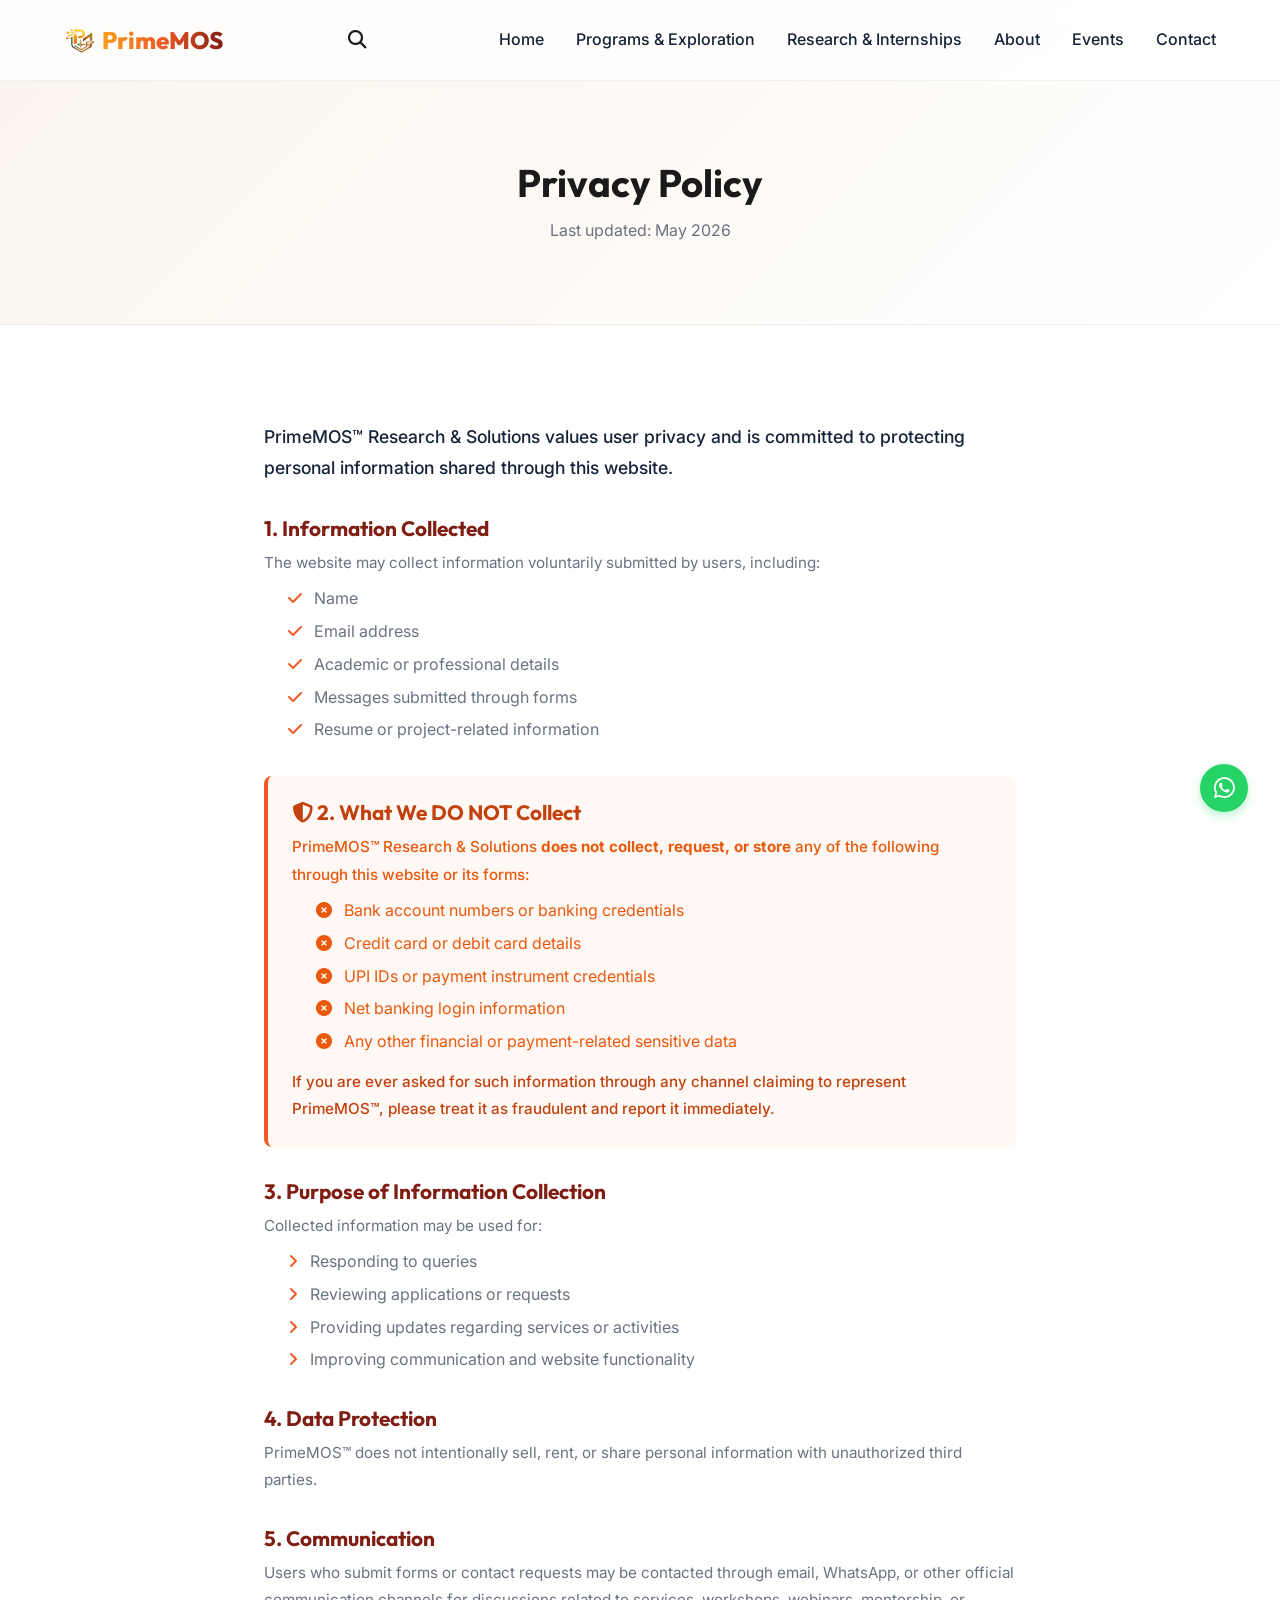
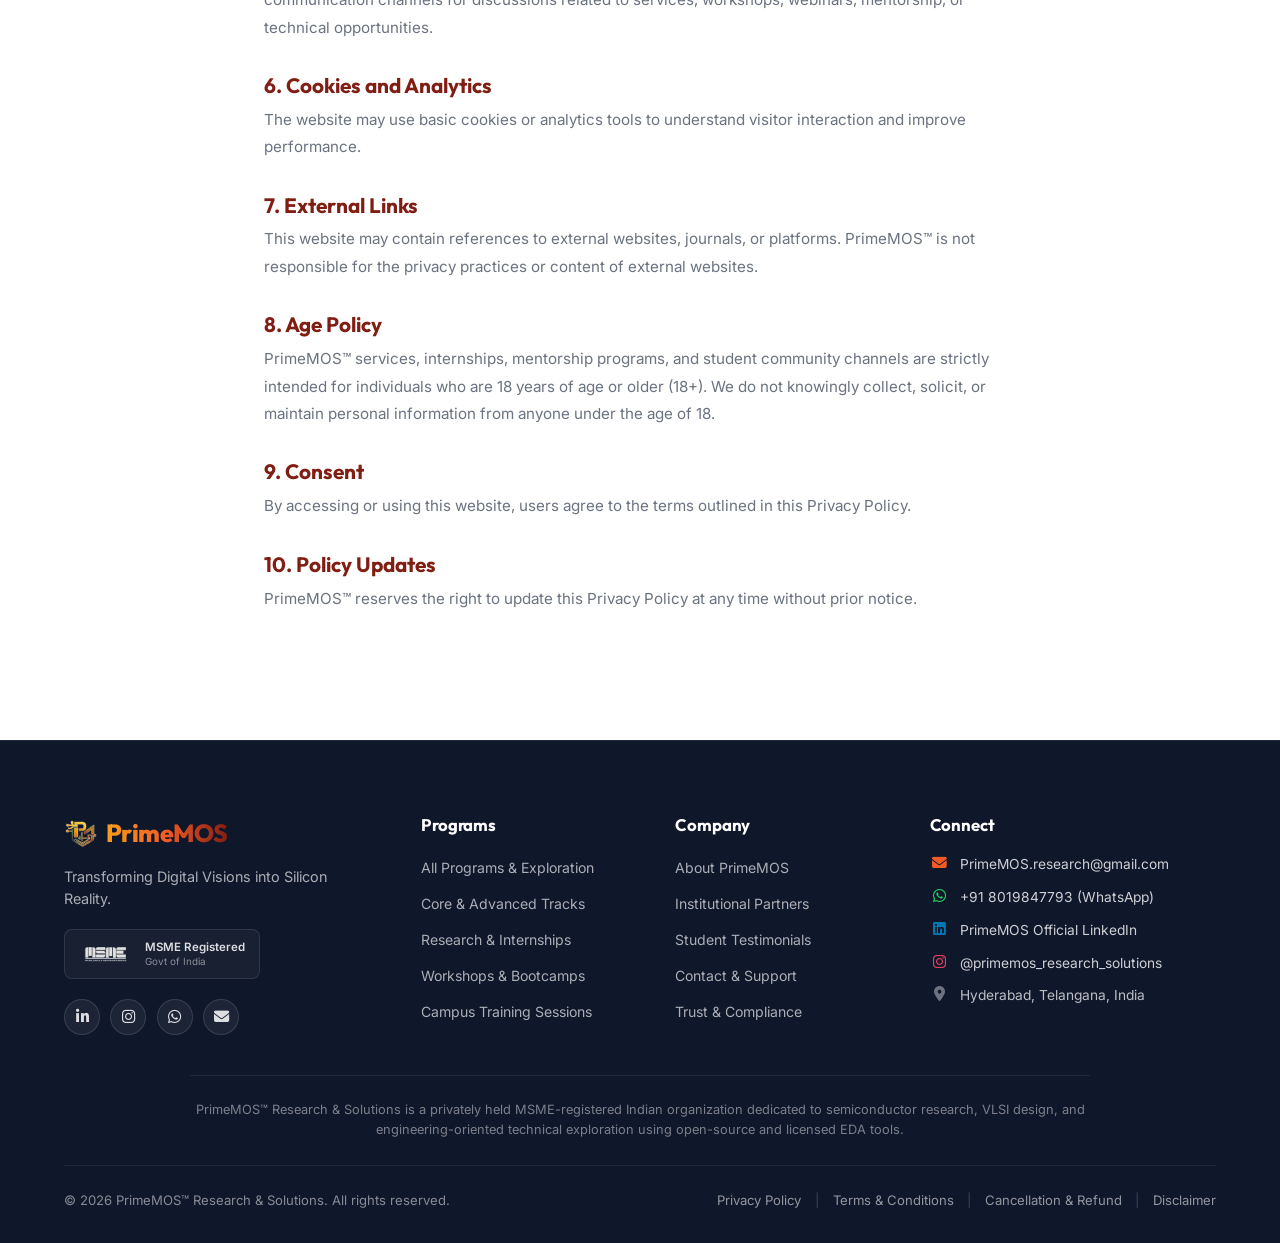
<file: privacy/index.html>
<!DOCTYPE html>
<html lang="en">
<head>
    <meta charset="UTF-8">
    <meta name="viewport" content="width=device-width, initial-scale=1.0">
    <title>Privacy Policy | PrimeMOS™ Research & Solutions</title>
    <link rel="icon" type="image/png" href="../logo_transparent.png">
    <link rel="stylesheet" href="../styles.css">
    <link rel="stylesheet" href="https://cdnjs.cloudflare.com/ajax/libs/font-awesome/6.4.0/css/all.min.css">
</head>
<body>

    <!-- Navigation -->
    <nav class="navbar">
        <div class="container">
            <a href="../home/" class="nav-brand"><img src="../logo_transparent.png" alt="PrimeMOS Logo" class="nav-logo"><span class="brand-text">PrimeMOS</span></a>
            <button class="mobile-toggle"><i class="fa-solid fa-bars"></i></button>
            <ul class="nav-links">
                <li><a href="../home/">Home</a></li>
                <li><a href="../services/">Programs & Exploration</a></li>
                <li><a href="../research/">Research & Internships</a></li>
                <li><a href="../about/">About</a></li>
                <li><a href="../events/">Events</a></li>
                <li><a href="../contact/">Contact</a></li>
            </ul>
        </div>
    </nav>

    <!-- Page Header -->
    <header class="page-header fade-in">
        <div class="container">
            <h1 class="page-title">Privacy Policy</h1>
            <p class="page-desc">Last updated: May 2026</p>
        </div>
    </header>

    <!-- Main Content Section -->
    <main class="py-24" style="background-color: var(--surface);">
        <div class="container" style="max-width: 800px;">
            <div class="fade-in" style="line-height: 1.8; color: var(--text-main);">
                <p class="mb-8" style="font-size: 1.1rem; font-weight: 500;">
                    PrimeMOS™ Research & Solutions values user privacy and is committed to protecting personal information shared through this website.
                </p>

                <div class="mb-8">
                    <h3 class="mb-2" style="color: var(--primary-maroon); font-size: 1.3rem;">1. Information Collected</h3>
                    <p style="color: var(--text-muted); margin-bottom: 0.5rem;">The website may collect information voluntarily submitted by users, including:</p>
                    <ul style="list-style-type: none; padding-left: 1.5rem; color: var(--text-muted);">
                        <li style="margin-bottom: 0.25rem;"><i class="fa-solid fa-check" style="color: var(--primary-orange); margin-right: 8px;"></i> Name</li>
                        <li style="margin-bottom: 0.25rem;"><i class="fa-solid fa-check" style="color: var(--primary-orange); margin-right: 8px;"></i> Email address</li>
                        <li style="margin-bottom: 0.25rem;"><i class="fa-solid fa-check" style="color: var(--primary-orange); margin-right: 8px;"></i> Academic or professional details</li>
                        <li style="margin-bottom: 0.25rem;"><i class="fa-solid fa-check" style="color: var(--primary-orange); margin-right: 8px;"></i> Messages submitted through forms</li>
                        <li><i class="fa-solid fa-check" style="color: var(--primary-orange); margin-right: 8px;"></i> Resume or project-related information</li>
                    </ul>
                </div>

                <div class="mb-8" style="background-color: #fff8f5; padding: 1.5rem; border-left: 4px solid var(--primary-orange); border-radius: var(--radius-sm);">
                    <h3 class="mb-2" style="color: #c2410c; font-size: 1.3rem;"><i class="fa-solid fa-shield-halved"></i> 2. What We DO NOT Collect</h3>
                    <p style="color: #ea580c; font-weight: 500; margin-bottom: 0.5rem;">
                        PrimeMOS™ Research & Solutions <strong>does not collect, request, or store</strong> any of the following through this website or its forms:
                    </p>
                    <ul style="list-style-type: none; padding-left: 1.5rem; color: #ea580c;">
                        <li style="margin-bottom: 0.25rem;"><i class="fa-solid fa-circle-xmark" style="margin-right: 8px;"></i> Bank account numbers or banking credentials</li>
                        <li style="margin-bottom: 0.25rem;"><i class="fa-solid fa-circle-xmark" style="margin-right: 8px;"></i> Credit card or debit card details</li>
                        <li style="margin-bottom: 0.25rem;"><i class="fa-solid fa-circle-xmark" style="margin-right: 8px;"></i> UPI IDs or payment instrument credentials</li>
                        <li style="margin-bottom: 0.25rem;"><i class="fa-solid fa-circle-xmark" style="margin-right: 8px;"></i> Net banking login information</li>
                        <li><i class="fa-solid fa-circle-xmark" style="margin-right: 8px;"></i> Any other financial or payment-related sensitive data</li>
                    </ul>
                    <p style="color: #c2410c; font-weight: 500; margin-top: 0.75rem;">
                        If you are ever asked for such information through any channel claiming to represent PrimeMOS™, please treat it as fraudulent and report it immediately.
                    </p>
                </div>

                <div class="mb-8">
                    <h3 class="mb-2" style="color: var(--primary-maroon); font-size: 1.3rem;">3. Purpose of Information Collection</h3>
                    <p style="color: var(--text-muted); margin-bottom: 0.5rem;">Collected information may be used for:</p>
                    <ul style="list-style-type: none; padding-left: 1.5rem; color: var(--text-muted);">
                        <li style="margin-bottom: 0.25rem;"><i class="fa-solid fa-angle-right" style="color: var(--primary-orange); margin-right: 8px;"></i> Responding to queries</li>
                        <li style="margin-bottom: 0.25rem;"><i class="fa-solid fa-angle-right" style="color: var(--primary-orange); margin-right: 8px;"></i> Reviewing applications or requests</li>
                        <li style="margin-bottom: 0.25rem;"><i class="fa-solid fa-angle-right" style="color: var(--primary-orange); margin-right: 8px;"></i> Providing updates regarding services or activities</li>
                        <li><i class="fa-solid fa-angle-right" style="color: var(--primary-orange); margin-right: 8px;"></i> Improving communication and website functionality</li>
                    </ul>
                </div>

                <div class="mb-8">
                    <h3 class="mb-2" style="color: var(--primary-maroon); font-size: 1.3rem;">4. Data Protection</h3>
                    <p style="color: var(--text-muted);">PrimeMOS™ does not intentionally sell, rent, or share personal information with unauthorized third parties.</p>
                </div>

                <div class="mb-8">
                    <h3 class="mb-2" style="color: var(--primary-maroon); font-size: 1.3rem;">5. Communication</h3>
                    <p style="color: var(--text-muted);">Users who submit forms or contact requests may be contacted through email, WhatsApp, or other official communication channels for discussions related to services, workshops, webinars, mentorship, or technical opportunities.</p>
                </div>

                <div class="mb-8">
                    <h3 class="mb-2" style="color: var(--primary-maroon); font-size: 1.3rem;">6. Cookies and Analytics</h3>
                    <p style="color: var(--text-muted);">The website may use basic cookies or analytics tools to understand visitor interaction and improve performance.</p>
                </div>

                <div class="mb-8">
                    <h3 class="mb-2" style="color: var(--primary-maroon); font-size: 1.3rem;">7. External Links</h3>
                    <p style="color: var(--text-muted);">This website may contain references to external websites, journals, or platforms. PrimeMOS™ is not responsible for the privacy practices or content of external websites.</p>
                </div>

                <div class="mb-8">
                    <h3 class="mb-2" style="color: var(--primary-maroon); font-size: 1.3rem;">8. Age Policy</h3>
                    <p style="color: var(--text-muted);">PrimeMOS™ services, internships, mentorship programs, and student community channels are strictly intended for individuals who are 18 years of age or older (18+). We do not knowingly collect, solicit, or maintain personal information from anyone under the age of 18.</p>
                </div>

                <div class="mb-8">
                    <h3 class="mb-2" style="color: var(--primary-maroon); font-size: 1.3rem;">9. Consent</h3>
                    <p style="color: var(--text-muted);">By accessing or using this website, users agree to the terms outlined in this Privacy Policy.</p>
                </div>

                <div class="mb-8">
                    <h3 class="mb-2" style="color: var(--primary-maroon); font-size: 1.3rem;">10. Policy Updates</h3>
                    <p style="color: var(--text-muted);">PrimeMOS™ reserves the right to update this Privacy Policy at any time without prior notice.</p>
                </div>
            </div>
        </div>
    </main>

    <!-- Footer -->
    <footer class="footer">
        <div class="container">
            <div class="footer-grid">
                <!-- Col 1: Brand & Identity -->
                <div class="footer-brand-col">
                    <a href="../home/" class="footer-brand">
                        <img src="../logo_transparent.png" alt="PrimeMOS Logo" class="footer-logo">
                        <span class="brand-text">PrimeMOS</span>
                    </a>
                    <p class="footer-tagline">Transforming Digital Visions into Silicon Reality.</p>
                    <div class="footer-msme-badge">
                        <img src="../msme_logo.png" alt="MSME Logo">
                        <div class="footer-msme-text">
                            MSME Registered
                            <span>Govt of India</span>
                        </div>
                    </div>
                    <div class="footer-social-links">
                        <a href="https://www.linkedin.com/company/primemos-research-solutions" target="_blank" rel="noopener noreferrer" class="footer-social-icon linkedin" title="LinkedIn" aria-label="LinkedIn">
                            <i class="fa-brands fa-linkedin-in"></i>
                        </a>
                        <a href="https://www.instagram.com/primemos_research_solutions/" target="_blank" rel="noopener noreferrer" class="footer-social-icon instagram" title="Instagram" aria-label="Instagram">
                            <i class="fa-brands fa-instagram"></i>
                        </a>
                        <a href="https://wa.me/918019847793?text=Hi%20PrimeMOS" target="_blank" rel="noopener noreferrer" class="footer-social-icon whatsapp" title="WhatsApp" aria-label="WhatsApp">
                            <i class="fa-brands fa-whatsapp"></i>
                        </a>
                        <a href="mailto:PrimeMOS.research@gmail.com" class="footer-social-icon email" title="Email" aria-label="Email">
                            <i class="fa-solid fa-envelope"></i>
                        </a>
                    </div>
                </div>

                <!-- Col 2: Programs & Exploration -->
                <div>
                    <h4 class="footer-heading">Programs</h4>
                    <ul class="footer-nav-list">
                        <li><a href="../services/">All Programs &amp; Exploration</a></li>
                        <li><a href="../services/#courses">Core &amp; Advanced Tracks</a></li>
                        <li><a href="../research/">Research &amp; Internships</a></li>
                        <li><a href="../events/">Workshops &amp; Bootcamps</a></li>
                        <li><a href="../events/#host-workshop">Campus Training Sessions</a></li>
                    </ul>
                </div>

                <!-- Col 3: Company & Trust -->
                <div>
                    <h4 class="footer-heading">Company</h4>
                    <ul class="footer-nav-list">
                        <li><a href="../about/">About PrimeMOS</a></li>
                        <li><a href="../events/#collaborations">Institutional Partners</a></li>
                        <li><a href="../testimonials/">Student Testimonials</a></li>
                        <li><a href="../contact/">Contact &amp; Support</a></li>
                        <li><a href="../privacy/">Trust &amp; Compliance</a></li>
                    </ul>
                </div>

                <!-- Col 4: Connect & Support -->
                <div>
                    <h4 class="footer-heading">Connect</h4>
                    <ul class="footer-connect-list">
                        <li class="footer-connect-item">
                            <span class="footer-connect-icon" style="color: var(--primary-orange);"><i class="fa-solid fa-envelope"></i></span>
                            <a href="mailto:PrimeMOS.research@gmail.com">PrimeMOS.research@gmail.com</a>
                        </li>
                        <li class="footer-connect-item">
                            <span class="footer-connect-icon" style="color: #25D366;"><i class="fa-brands fa-whatsapp"></i></span>
                            <a href="https://wa.me/918019847793?text=Hi%20PrimeMOS" target="_blank" rel="noopener noreferrer">+91 8019847793 (WhatsApp)</a>
                        </li>
                        <li class="footer-connect-item">
                            <span class="footer-connect-icon" style="color: #0077B5;"><i class="fa-brands fa-linkedin"></i></span>
                            <a href="https://www.linkedin.com/company/primemos-research-solutions" target="_blank" rel="noopener noreferrer">PrimeMOS Official LinkedIn</a>
                        </li>
                        <li class="footer-connect-item">
                            <span class="footer-connect-icon" style="color: #E4405F;"><i class="fa-brands fa-instagram"></i></span>
                            <a href="https://www.instagram.com/primemos_research_solutions/" target="_blank" rel="noopener noreferrer">@primemos_research_solutions</a>
                        </li>
                        <li class="footer-connect-item">
                            <span class="footer-connect-icon" style="color: rgba(255,255,255,0.4);"><i class="fa-solid fa-location-dot"></i></span>
                            <span>Hyderabad, Telangana, India</span>
                        </li>
                    </ul>
                </div>
            </div>

            <!-- Statutory Organization Note -->
            <div class="footer-org-note">
                PrimeMOS™ Research &amp; Solutions is a privately held MSME-registered Indian organization dedicated to semiconductor research, VLSI design, and engineering-oriented technical exploration using open-source and licensed EDA tools.
            </div>

            <!-- Bottom Legal Bar -->
            <div class="footer-bottom-bar">
                <div>
                    &copy; 2026 PrimeMOS™ Research &amp; Solutions. All rights reserved.
                </div>
                <div class="footer-legal-links">
                    <a href="../privacy/">Privacy Policy</a>
                    <span class="footer-legal-divider">|</span>
                    <a href="../terms/">Terms &amp; Conditions</a>
                    <span class="footer-legal-divider">|</span>
                    <a href="../cancellation/">Cancellation &amp; Refund</a>
                    <span class="footer-legal-divider">|</span>
                    <a href="../disclaimer/">Disclaimer</a>
                </div>
            </div>
        </div>
    </footer>

    <!-- Floating Buttons -->
    <a href="https://wa.me/918019847793?text=Hi" class="whatsapp-float" target="_blank" rel="noopener noreferrer" aria-label="Chat on WhatsApp">
        <i class="fa-brands fa-whatsapp"></i>
    </a>
    <button class="back-to-top" id="backToTop" aria-label="Back to Top">
        <i class="fa-solid fa-arrow-up"></i>
    </button>

    <script src="../script.js"></script>
</body>
</html>
</file>
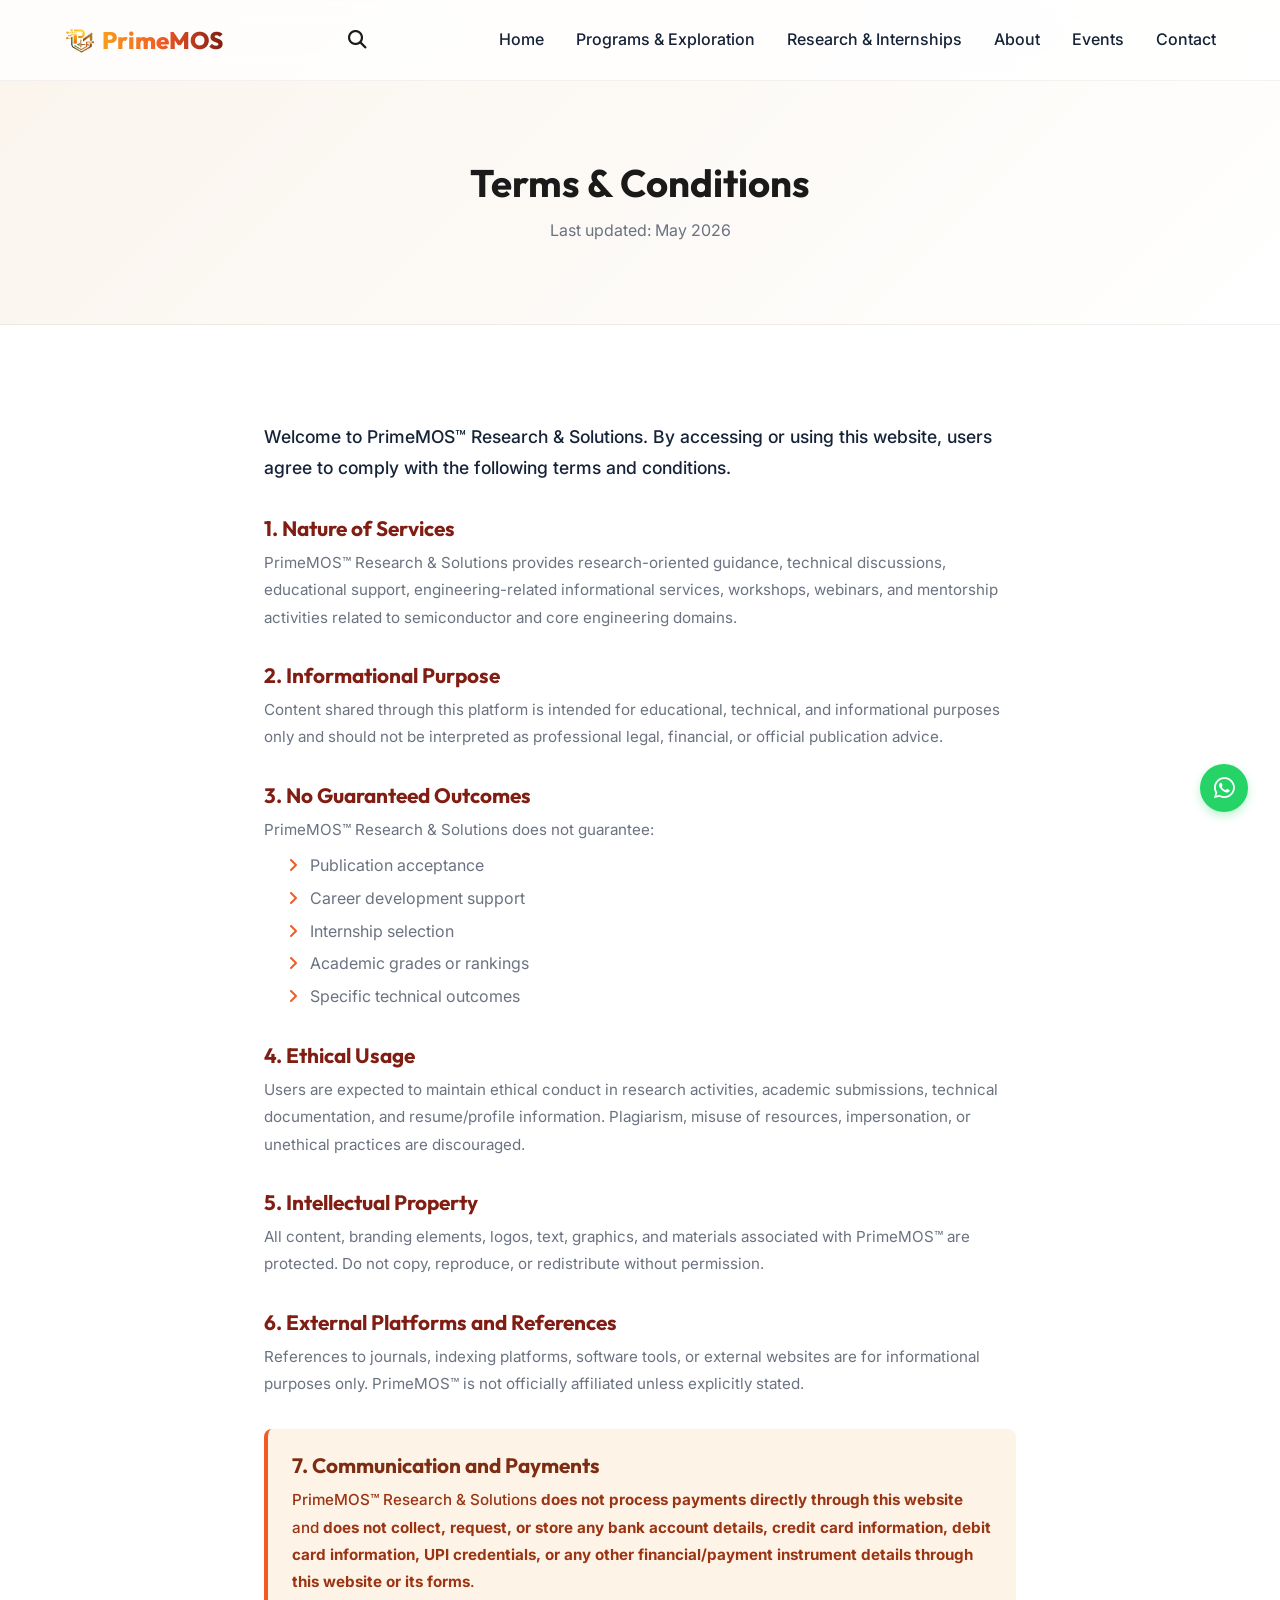
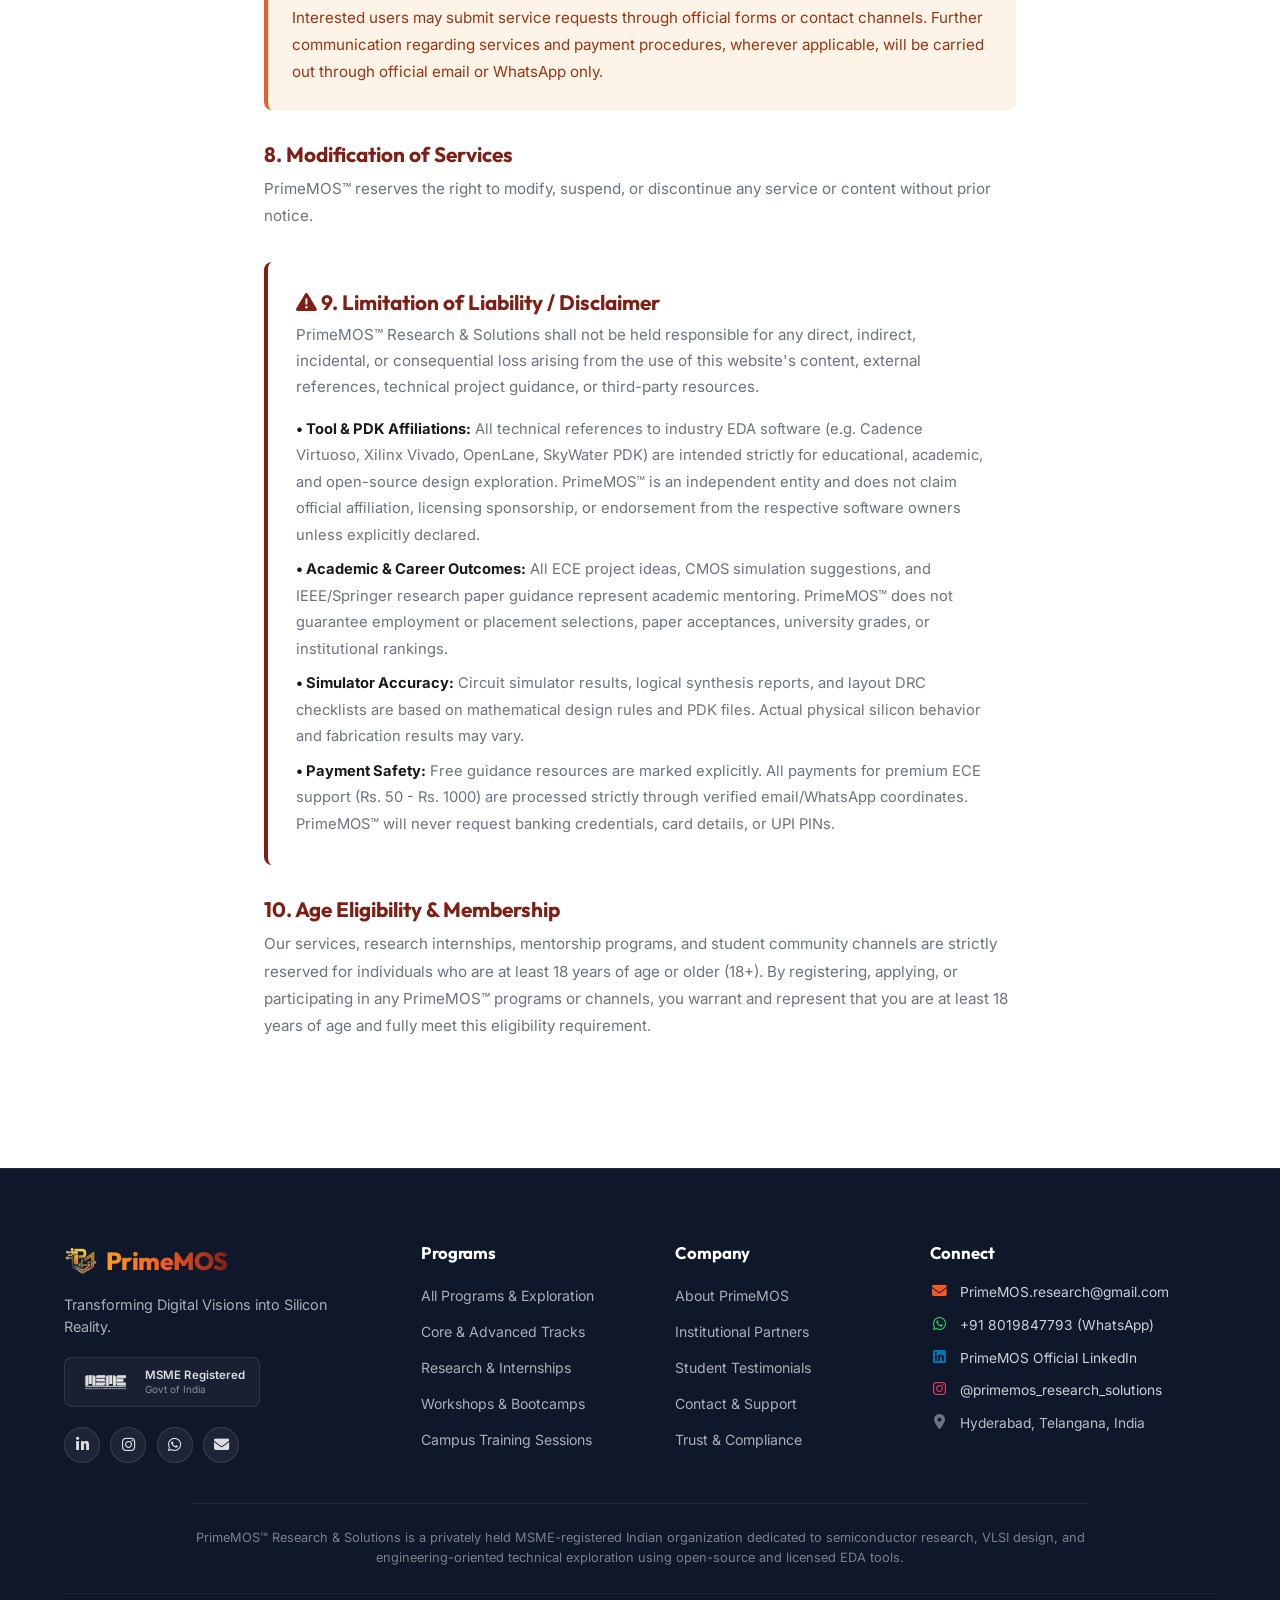
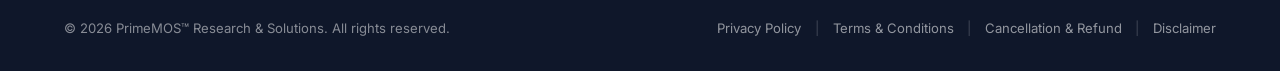
<file: terms/index.html>
<!DOCTYPE html>
<html lang="en">
<head>
    <meta charset="UTF-8">
    <meta name="viewport" content="width=device-width, initial-scale=1.0">
    <title>Terms & Conditions | PrimeMOS™ Research & Solutions</title>
    <link rel="icon" type="image/png" href="../logo_transparent.png">
    <link rel="stylesheet" href="../styles.css">
    <link rel="stylesheet" href="https://cdnjs.cloudflare.com/ajax/libs/font-awesome/6.4.0/css/all.min.css">
</head>
<body>

    <!-- Navigation -->
    <nav class="navbar">
        <div class="container">
            <a href="../home/" class="nav-brand"><img src="../logo_transparent.png" alt="PrimeMOS Logo" class="nav-logo"><span class="brand-text">PrimeMOS</span></a>
            <button class="mobile-toggle"><i class="fa-solid fa-bars"></i></button>
            <ul class="nav-links">
                <li><a href="../home/">Home</a></li>
                <li><a href="../services/">Programs & Exploration</a></li>
                <li><a href="../research/">Research & Internships</a></li>
                <li><a href="../about/">About</a></li>
                <li><a href="../events/">Events</a></li>
                <li><a href="../contact/">Contact</a></li>
            </ul>
        </div>
    </nav>

    <!-- Page Header -->
    <header class="page-header fade-in">
        <div class="container">
            <h1 class="page-title">Terms & Conditions</h1>
            <p class="page-desc">Last updated: May 2026</p>
        </div>
    </header>

    <!-- Main Content Section -->
    <main class="py-24" style="background-color: var(--surface);">
        <div class="container" style="max-width: 800px;">
            <div class="fade-in" style="line-height: 1.8; color: var(--text-main);">
                <p class="mb-8" style="font-size: 1.1rem; font-weight: 500;">
                    Welcome to PrimeMOS™ Research & Solutions. By accessing or using this website, users agree to comply with the following terms and conditions.
                </p>

                <div class="mb-8">
                    <h3 class="mb-2" style="color: var(--primary-maroon); font-size: 1.3rem;">1. Nature of Services</h3>
                    <p style="color: var(--text-muted);">PrimeMOS™ Research & Solutions provides research-oriented guidance, technical discussions, educational support, engineering-related informational services, workshops, webinars, and mentorship activities related to semiconductor and core engineering domains.</p>
                </div>

                <div class="mb-8">
                    <h3 class="mb-2" style="color: var(--primary-maroon); font-size: 1.3rem;">2. Informational Purpose</h3>
                    <p style="color: var(--text-muted);">Content shared through this platform is intended for educational, technical, and informational purposes only and should not be interpreted as professional legal, financial, or official publication advice.</p>
                </div>

                <div class="mb-8">
                    <h3 class="mb-2" style="color: var(--primary-maroon); font-size: 1.3rem;">3. No Guaranteed Outcomes</h3>
                    <p style="color: var(--text-muted); margin-bottom: 0.5rem;">PrimeMOS™ Research & Solutions does not guarantee:</p>
                    <ul style="list-style-type: none; padding-left: 1.5rem; color: var(--text-muted);">
                        <li style="margin-bottom: 0.25rem;"><i class="fa-solid fa-angle-right" style="color: var(--primary-orange); margin-right: 8px;"></i> Publication acceptance</li>
                        <li style="margin-bottom: 0.25rem;"><i class="fa-solid fa-angle-right" style="color: var(--primary-orange); margin-right: 8px;"></i> Career development support</li>
                        <li style="margin-bottom: 0.25rem;"><i class="fa-solid fa-angle-right" style="color: var(--primary-orange); margin-right: 8px;"></i> Internship selection</li>
                        <li style="margin-bottom: 0.25rem;"><i class="fa-solid fa-angle-right" style="color: var(--primary-orange); margin-right: 8px;"></i> Academic grades or rankings</li>
                        <li><i class="fa-solid fa-angle-right" style="color: var(--primary-orange); margin-right: 8px;"></i> Specific technical outcomes</li>
                    </ul>
                </div>

                <div class="mb-8">
                    <h3 class="mb-2" style="color: var(--primary-maroon); font-size: 1.3rem;">4. Ethical Usage</h3>
                    <p style="color: var(--text-muted);">Users are expected to maintain ethical conduct in research activities, academic submissions, technical documentation, and resume/profile information. Plagiarism, misuse of resources, impersonation, or unethical practices are discouraged.</p>
                </div>

                <div class="mb-8">
                    <h3 class="mb-2" style="color: var(--primary-maroon); font-size: 1.3rem;">5. Intellectual Property</h3>
                    <p style="color: var(--text-muted);">All content, branding elements, logos, text, graphics, and materials associated with PrimeMOS™ are protected. Do not copy, reproduce, or redistribute without permission.</p>
                </div>

                <div class="mb-8">
                    <h3 class="mb-2" style="color: var(--primary-maroon); font-size: 1.3rem;">6. External Platforms and References</h3>
                    <p style="color: var(--text-muted);">References to journals, indexing platforms, software tools, or external websites are for informational purposes only. PrimeMOS™ is not officially affiliated unless explicitly stated.</p>
                </div>

                <div class="mb-8" style="background-color: #fdf3e7; padding: 1.5rem; border-left: 4px solid var(--primary-orange); border-radius: var(--radius-sm);">
                    <h3 class="mb-2" style="color: #7c2d12; font-size: 1.3rem;">7. Communication and Payments</h3>
                    <p style="color: #9a3412; font-weight: 500;">
                        PrimeMOS™ Research & Solutions <strong>does not process payments directly through this website</strong> and <strong>does not collect, request, or store any bank account details, credit card information, debit card information, UPI credentials, or any other financial/payment instrument details through this website or its forms</strong>.
                    </p>
                    <p style="color: #9a3412; margin-top: 0.5rem;">
                        Interested users may submit service requests through official forms or contact channels. Further communication regarding services and payment procedures, wherever applicable, will be carried out through official email or WhatsApp only.
                    </p>
                </div>

                <div class="mb-8">
                    <h3 class="mb-2" style="color: var(--primary-maroon); font-size: 1.3rem;">8. Modification of Services</h3>
                    <p style="color: var(--text-muted);">PrimeMOS™ reserves the right to modify, suspend, or discontinue any service or content without prior notice.</p>
                </div>

                <div class="mb-8" id="disclaimer" style="background-color: var(--surface); padding: 1.75rem; border-left: 4px solid var(--primary-maroon); border-radius: var(--radius-sm);">
                    <h3 class="mb-2" style="color: var(--primary-maroon); font-size: 1.3rem;"><i class="fa-solid fa-triangle-exclamation"></i> 9. Limitation of Liability / Disclaimer</h3>
                    <p style="color: var(--text-muted); line-height: 1.7; margin-bottom: 1rem;">
                        PrimeMOS™ Research & Solutions shall not be held responsible for any direct, indirect, incidental, or consequential loss arising from the use of this website's content, external references, technical project guidance, or third-party resources.
                    </p>
                    <ul style="list-style-type: none; padding-left: 0; color: var(--text-muted); line-height: 1.8; font-size: 0.92rem;">
                        <li style="margin-bottom: 0.5rem;"><strong style="color: var(--secondary);">• Tool & PDK Affiliations:</strong> All technical references to industry EDA software (e.g. Cadence Virtuoso, Xilinx Vivado, OpenLane, SkyWater PDK) are intended strictly for educational, academic, and open-source design exploration. PrimeMOS™ is an independent entity and does not claim official affiliation, licensing sponsorship, or endorsement from the respective software owners unless explicitly declared.</li>
                        <li style="margin-bottom: 0.5rem;"><strong style="color: var(--secondary);">• Academic & Career Outcomes:</strong> All ECE project ideas, CMOS simulation suggestions, and IEEE/Springer research paper guidance represent academic mentoring. PrimeMOS™ does not guarantee employment or placement selections, paper acceptances, university grades, or institutional rankings.</li>
                        <li style="margin-bottom: 0.5rem;"><strong style="color: var(--secondary);">• Simulator Accuracy:</strong> Circuit simulator results, logical synthesis reports, and layout DRC checklists are based on mathematical design rules and PDK files. Actual physical silicon behavior and fabrication results may vary.</li>
                        <li><strong style="color: var(--secondary);">• Payment Safety:</strong> Free guidance resources are marked explicitly. All payments for premium ECE support (Rs. 50 - Rs. 1000) are processed strictly through verified email/WhatsApp coordinates. PrimeMOS™ will never request banking credentials, card details, or UPI PINs.</li>
                    </ul>
                </div>

                <div class="mb-8">
                    <h3 class="mb-2" style="color: var(--primary-maroon); font-size: 1.3rem;">10. Age Eligibility & Membership</h3>
                    <p style="color: var(--text-muted);">Our services, research internships, mentorship programs, and student community channels are strictly reserved for individuals who are at least 18 years of age or older (18+). By registering, applying, or participating in any PrimeMOS™ programs or channels, you warrant and represent that you are at least 18 years of age and fully meet this eligibility requirement.</p>
                </div>
            </div>
        </div>
    </main>

    <!-- Footer -->
    <footer class="footer">
        <div class="container">
            <div class="footer-grid">
                <!-- Col 1: Brand & Identity -->
                <div class="footer-brand-col">
                    <a href="../home/" class="footer-brand">
                        <img src="../logo_transparent.png" alt="PrimeMOS Logo" class="footer-logo">
                        <span class="brand-text">PrimeMOS</span>
                    </a>
                    <p class="footer-tagline">Transforming Digital Visions into Silicon Reality.</p>
                    <div class="footer-msme-badge">
                        <img src="../msme_logo.png" alt="MSME Logo">
                        <div class="footer-msme-text">
                            MSME Registered
                            <span>Govt of India</span>
                        </div>
                    </div>
                    <div class="footer-social-links">
                        <a href="https://www.linkedin.com/company/primemos-research-solutions" target="_blank" rel="noopener noreferrer" class="footer-social-icon linkedin" title="LinkedIn" aria-label="LinkedIn">
                            <i class="fa-brands fa-linkedin-in"></i>
                        </a>
                        <a href="https://www.instagram.com/primemos_research_solutions/" target="_blank" rel="noopener noreferrer" class="footer-social-icon instagram" title="Instagram" aria-label="Instagram">
                            <i class="fa-brands fa-instagram"></i>
                        </a>
                        <a href="https://wa.me/918019847793?text=Hi%20PrimeMOS" target="_blank" rel="noopener noreferrer" class="footer-social-icon whatsapp" title="WhatsApp" aria-label="WhatsApp">
                            <i class="fa-brands fa-whatsapp"></i>
                        </a>
                        <a href="mailto:PrimeMOS.research@gmail.com" class="footer-social-icon email" title="Email" aria-label="Email">
                            <i class="fa-solid fa-envelope"></i>
                        </a>
                    </div>
                </div>

                <!-- Col 2: Programs & Exploration -->
                <div>
                    <h4 class="footer-heading">Programs</h4>
                    <ul class="footer-nav-list">
                        <li><a href="../services/">All Programs &amp; Exploration</a></li>
                        <li><a href="../services/#courses">Core &amp; Advanced Tracks</a></li>
                        <li><a href="../research/">Research &amp; Internships</a></li>
                        <li><a href="../events/">Workshops &amp; Bootcamps</a></li>
                        <li><a href="../events/#host-workshop">Campus Training Sessions</a></li>
                    </ul>
                </div>

                <!-- Col 3: Company & Trust -->
                <div>
                    <h4 class="footer-heading">Company</h4>
                    <ul class="footer-nav-list">
                        <li><a href="../about/">About PrimeMOS</a></li>
                        <li><a href="../events/#collaborations">Institutional Partners</a></li>
                        <li><a href="../testimonials/">Student Testimonials</a></li>
                        <li><a href="../contact/">Contact &amp; Support</a></li>
                        <li><a href="../privacy/">Trust &amp; Compliance</a></li>
                    </ul>
                </div>

                <!-- Col 4: Connect & Support -->
                <div>
                    <h4 class="footer-heading">Connect</h4>
                    <ul class="footer-connect-list">
                        <li class="footer-connect-item">
                            <span class="footer-connect-icon" style="color: var(--primary-orange);"><i class="fa-solid fa-envelope"></i></span>
                            <a href="mailto:PrimeMOS.research@gmail.com">PrimeMOS.research@gmail.com</a>
                        </li>
                        <li class="footer-connect-item">
                            <span class="footer-connect-icon" style="color: #25D366;"><i class="fa-brands fa-whatsapp"></i></span>
                            <a href="https://wa.me/918019847793?text=Hi%20PrimeMOS" target="_blank" rel="noopener noreferrer">+91 8019847793 (WhatsApp)</a>
                        </li>
                        <li class="footer-connect-item">
                            <span class="footer-connect-icon" style="color: #0077B5;"><i class="fa-brands fa-linkedin"></i></span>
                            <a href="https://www.linkedin.com/company/primemos-research-solutions" target="_blank" rel="noopener noreferrer">PrimeMOS Official LinkedIn</a>
                        </li>
                        <li class="footer-connect-item">
                            <span class="footer-connect-icon" style="color: #E4405F;"><i class="fa-brands fa-instagram"></i></span>
                            <a href="https://www.instagram.com/primemos_research_solutions/" target="_blank" rel="noopener noreferrer">@primemos_research_solutions</a>
                        </li>
                        <li class="footer-connect-item">
                            <span class="footer-connect-icon" style="color: rgba(255,255,255,0.4);"><i class="fa-solid fa-location-dot"></i></span>
                            <span>Hyderabad, Telangana, India</span>
                        </li>
                    </ul>
                </div>
            </div>

            <!-- Statutory Organization Note -->
            <div class="footer-org-note">
                PrimeMOS™ Research &amp; Solutions is a privately held MSME-registered Indian organization dedicated to semiconductor research, VLSI design, and engineering-oriented technical exploration using open-source and licensed EDA tools.
            </div>

            <!-- Bottom Legal Bar -->
            <div class="footer-bottom-bar">
                <div>
                    &copy; 2026 PrimeMOS™ Research &amp; Solutions. All rights reserved.
                </div>
                <div class="footer-legal-links">
                    <a href="../privacy/">Privacy Policy</a>
                    <span class="footer-legal-divider">|</span>
                    <a href="../terms/">Terms &amp; Conditions</a>
                    <span class="footer-legal-divider">|</span>
                    <a href="../cancellation/">Cancellation &amp; Refund</a>
                    <span class="footer-legal-divider">|</span>
                    <a href="../disclaimer/">Disclaimer</a>
                </div>
            </div>
        </div>
    </footer>

    <!-- Floating Buttons -->
    <a href="https://wa.me/918019847793?text=Hi" class="whatsapp-float" target="_blank" rel="noopener noreferrer" aria-label="Chat on WhatsApp">
        <i class="fa-brands fa-whatsapp"></i>
    </a>
    <button class="back-to-top" id="backToTop" aria-label="Back to Top">
        <i class="fa-solid fa-arrow-up"></i>
    </button>

    <script src="../script.js"></script>
</body>
</html>
</file>
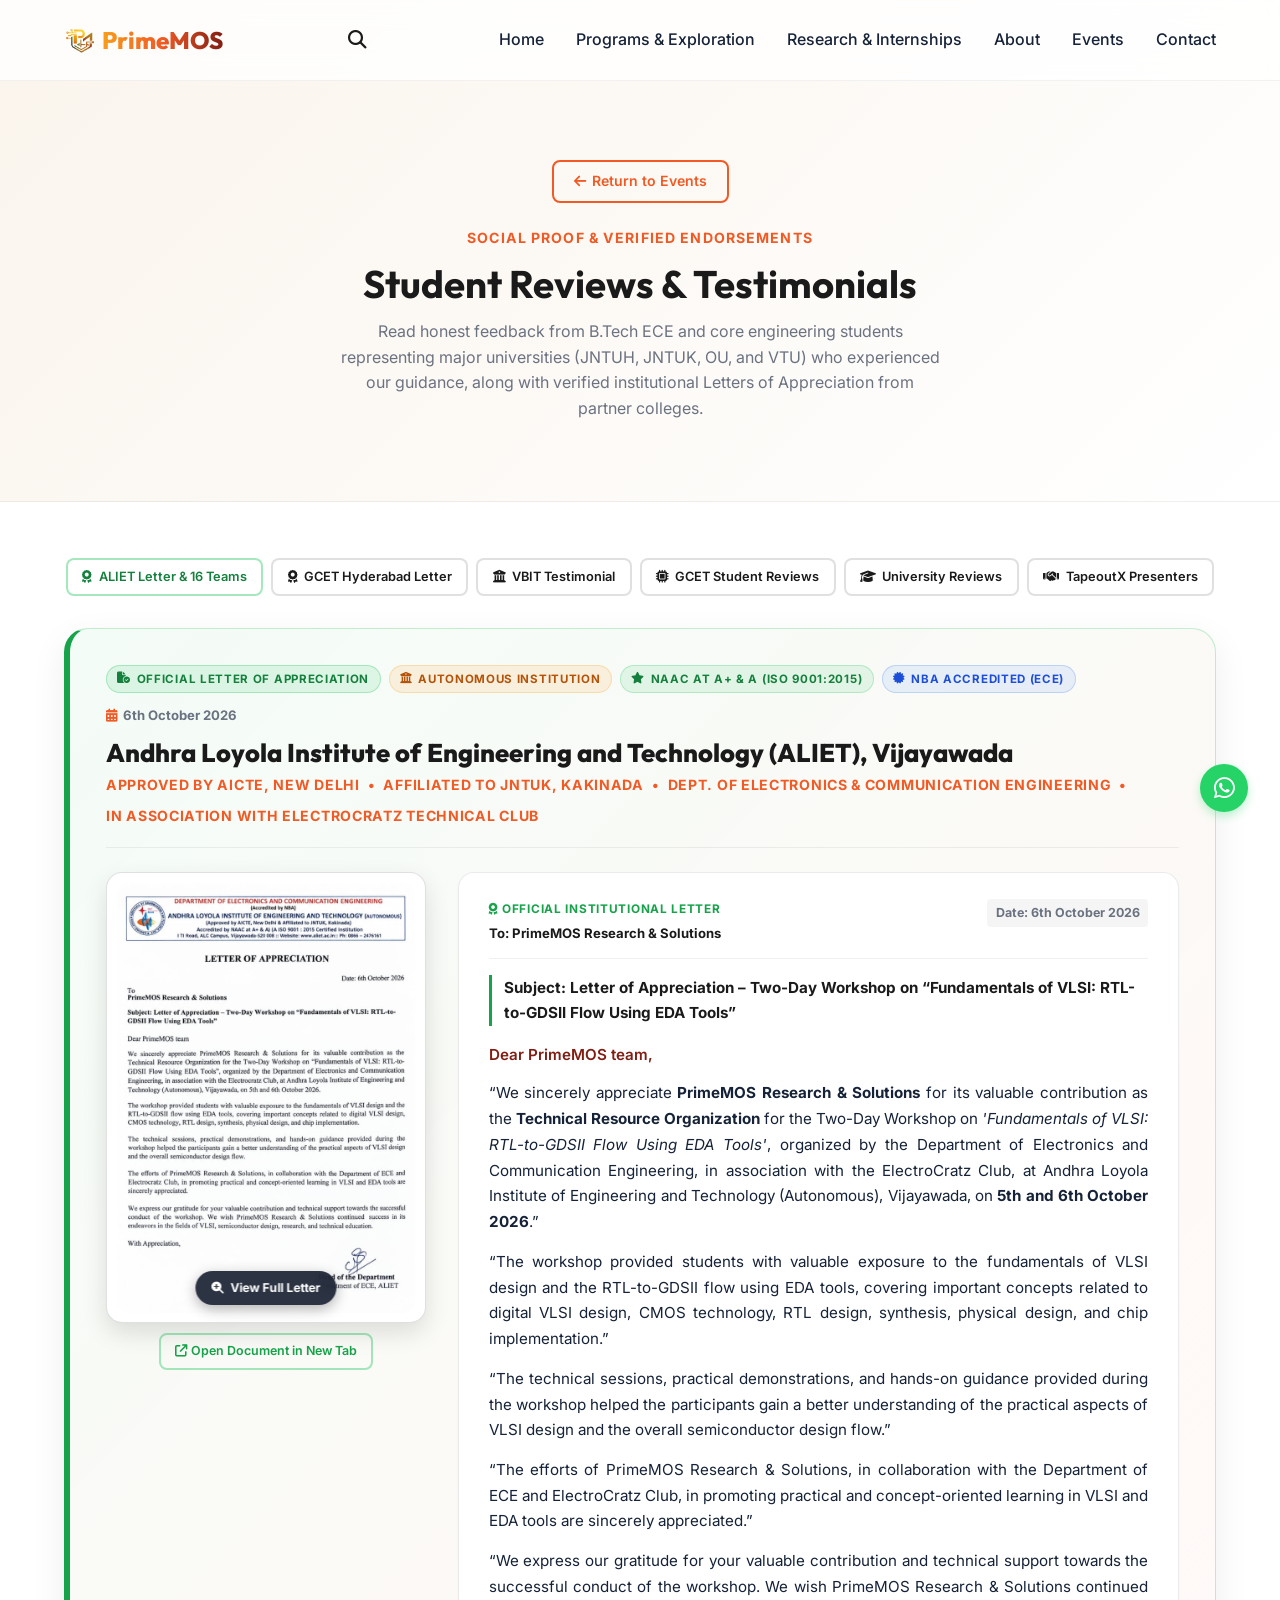
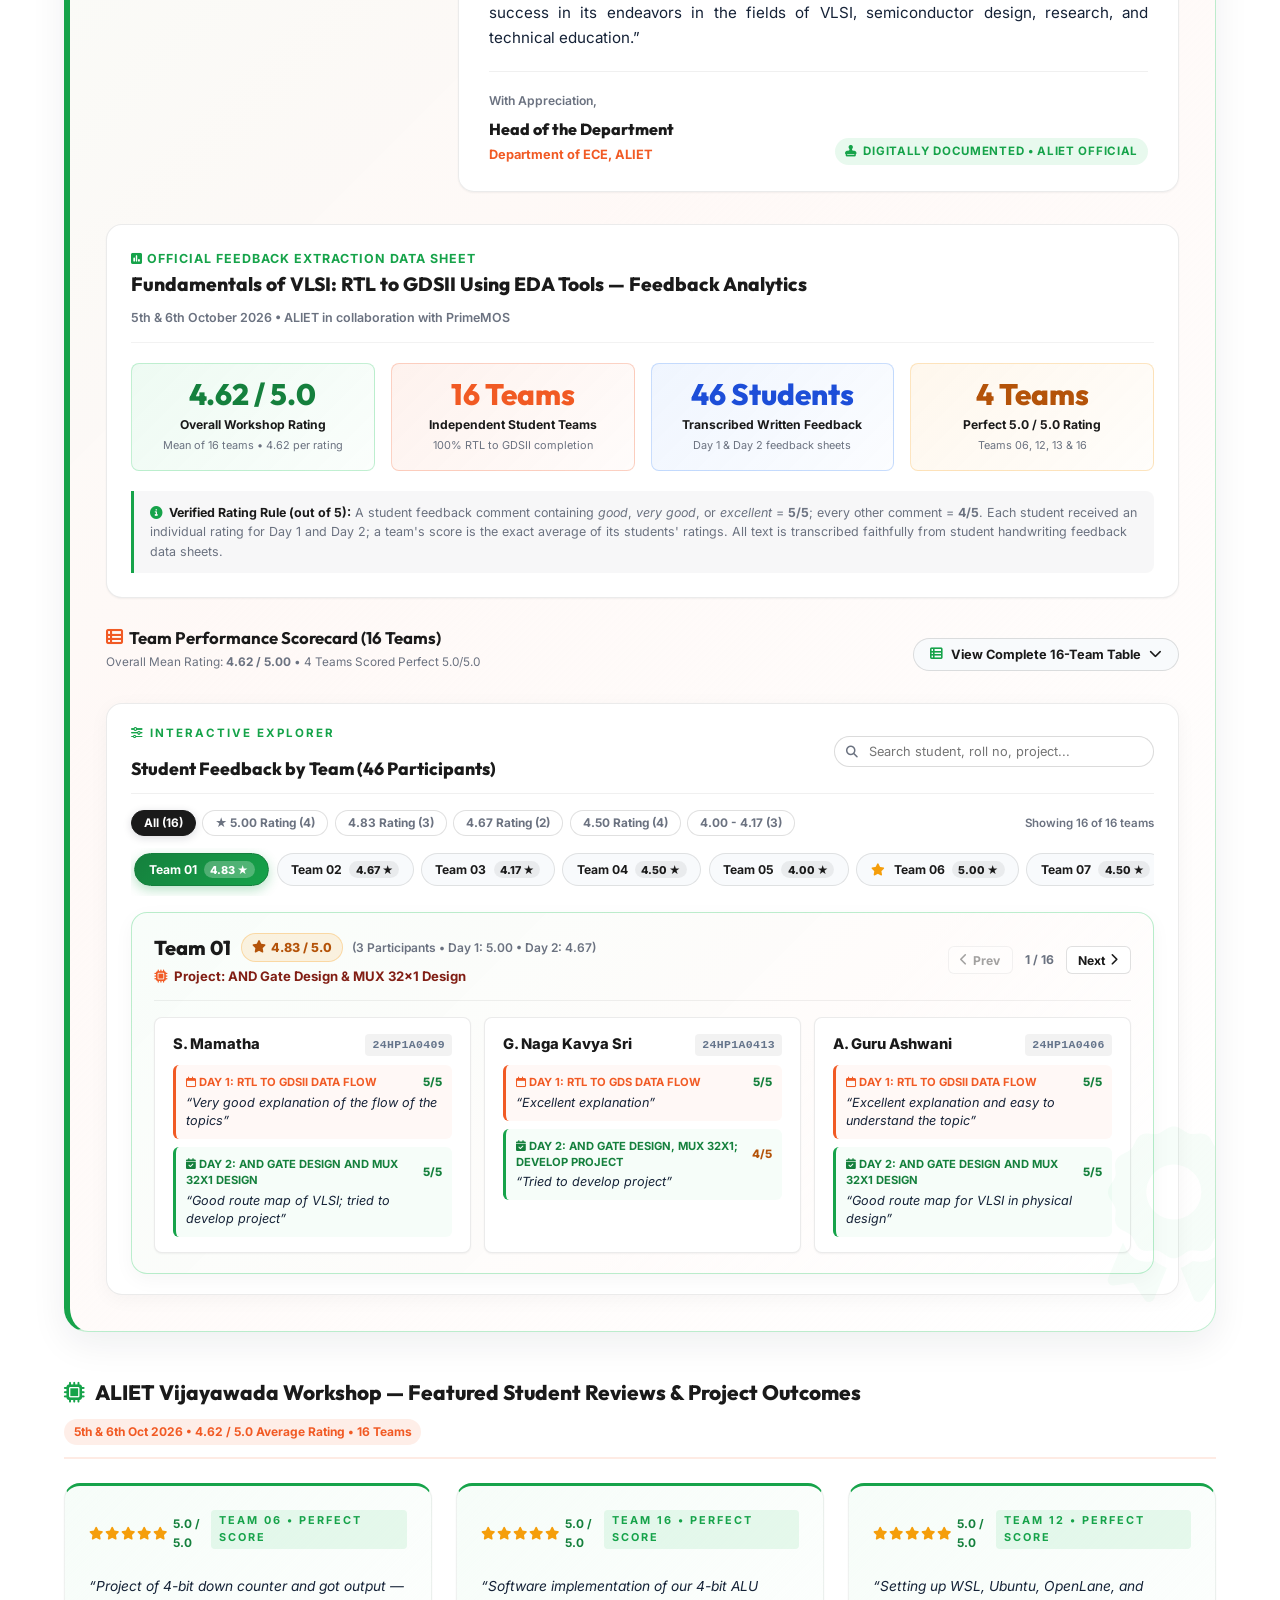
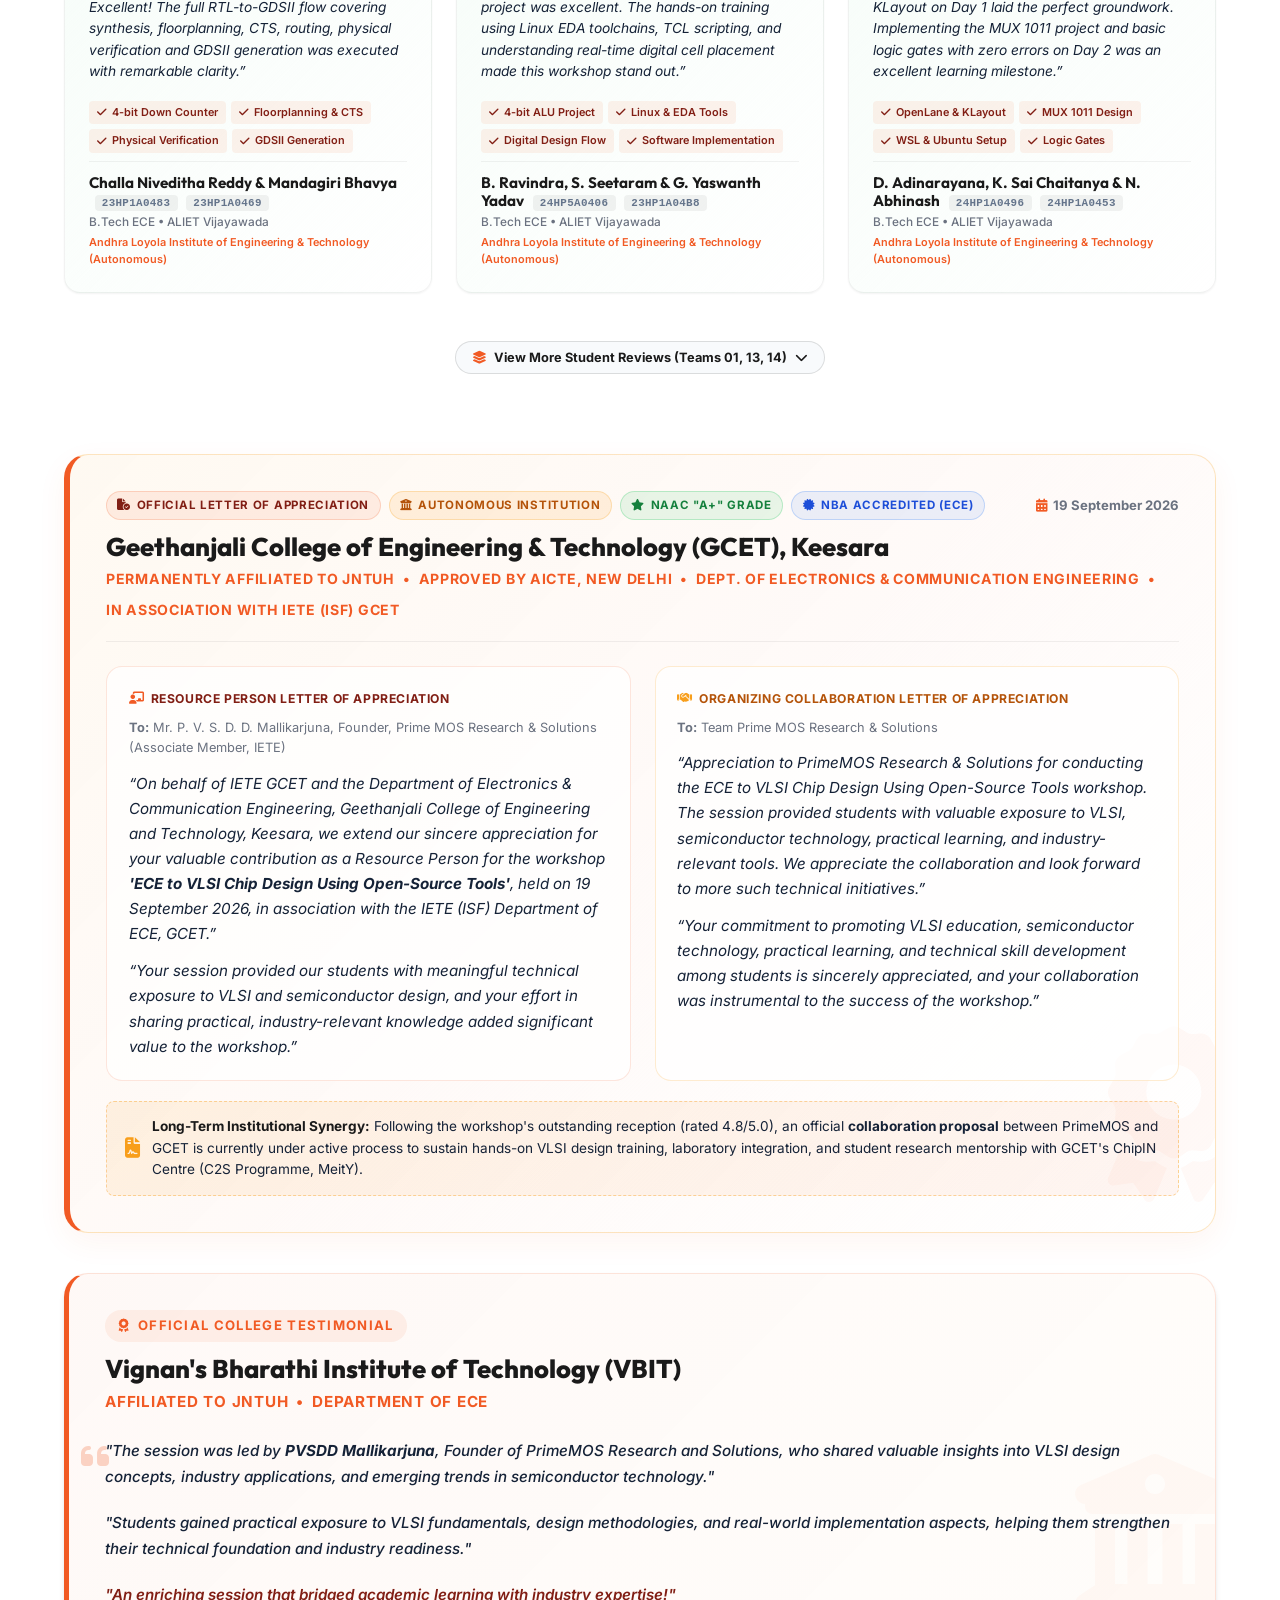
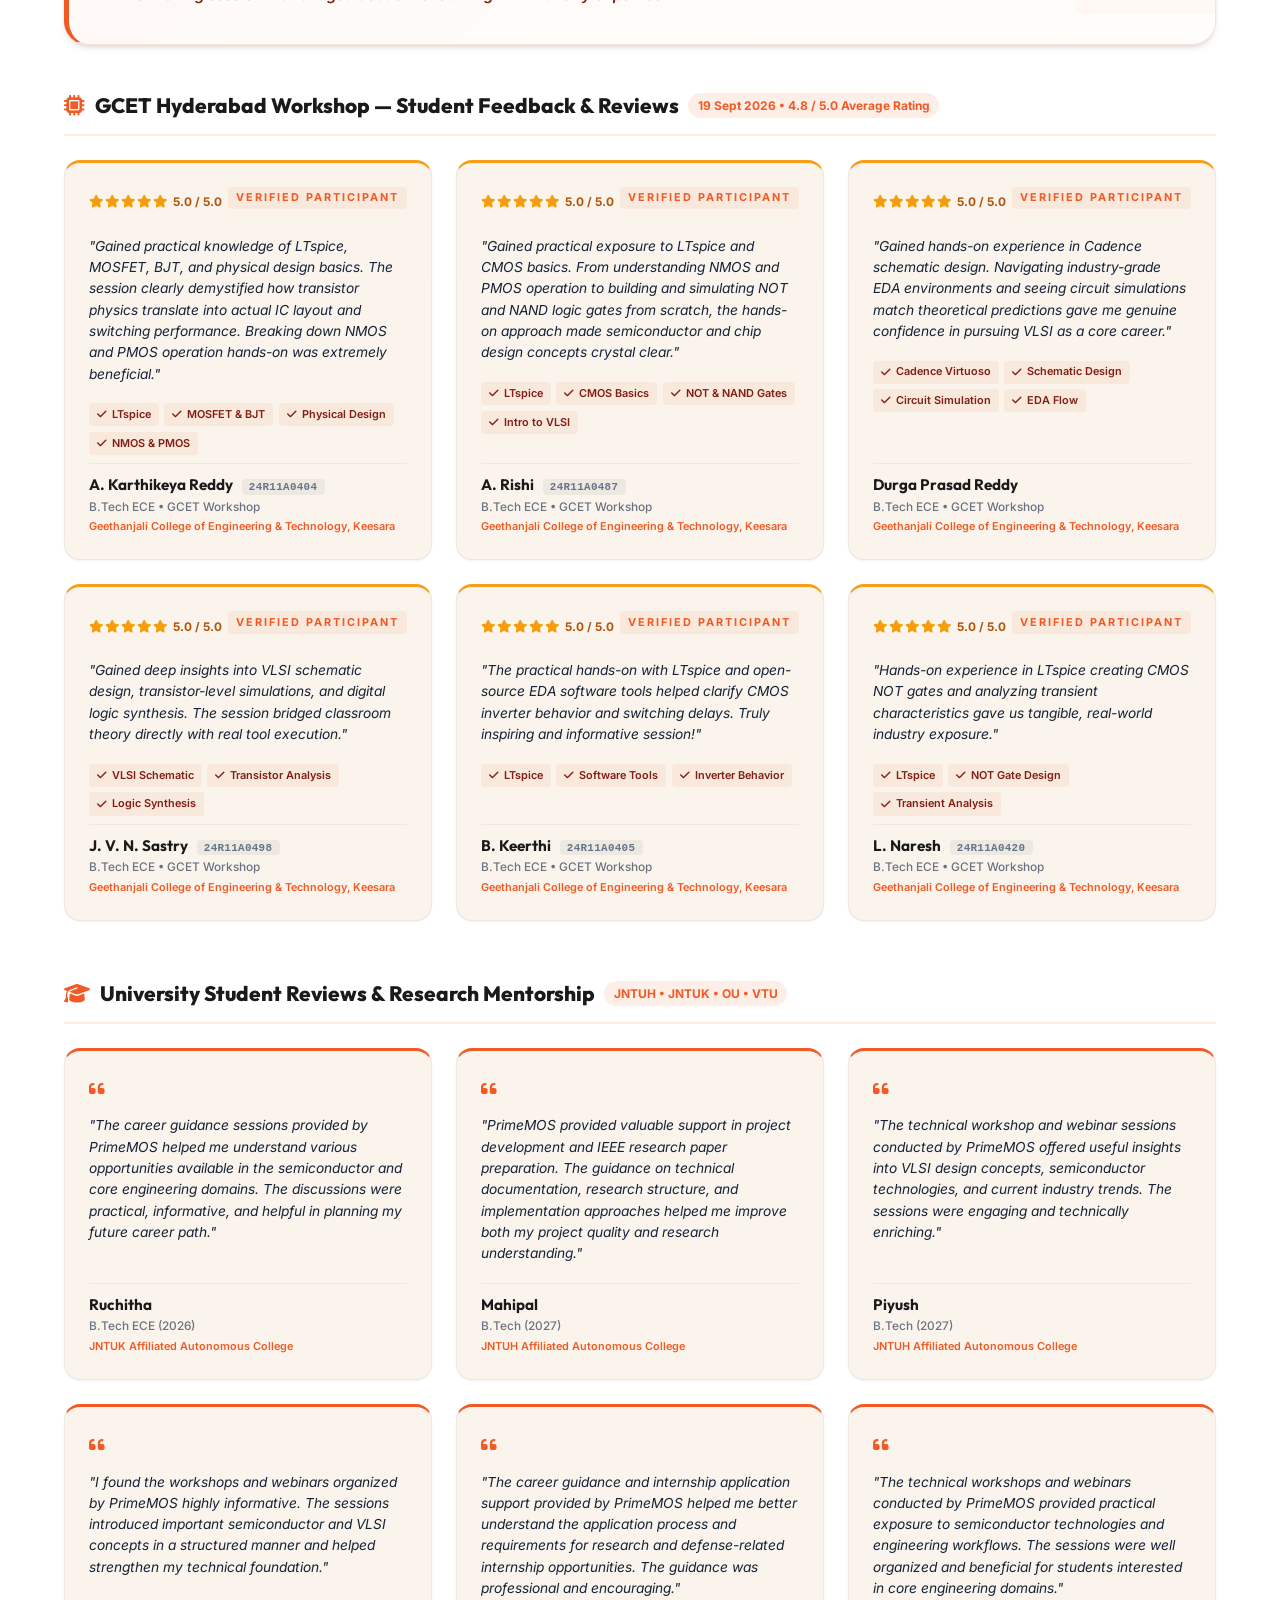
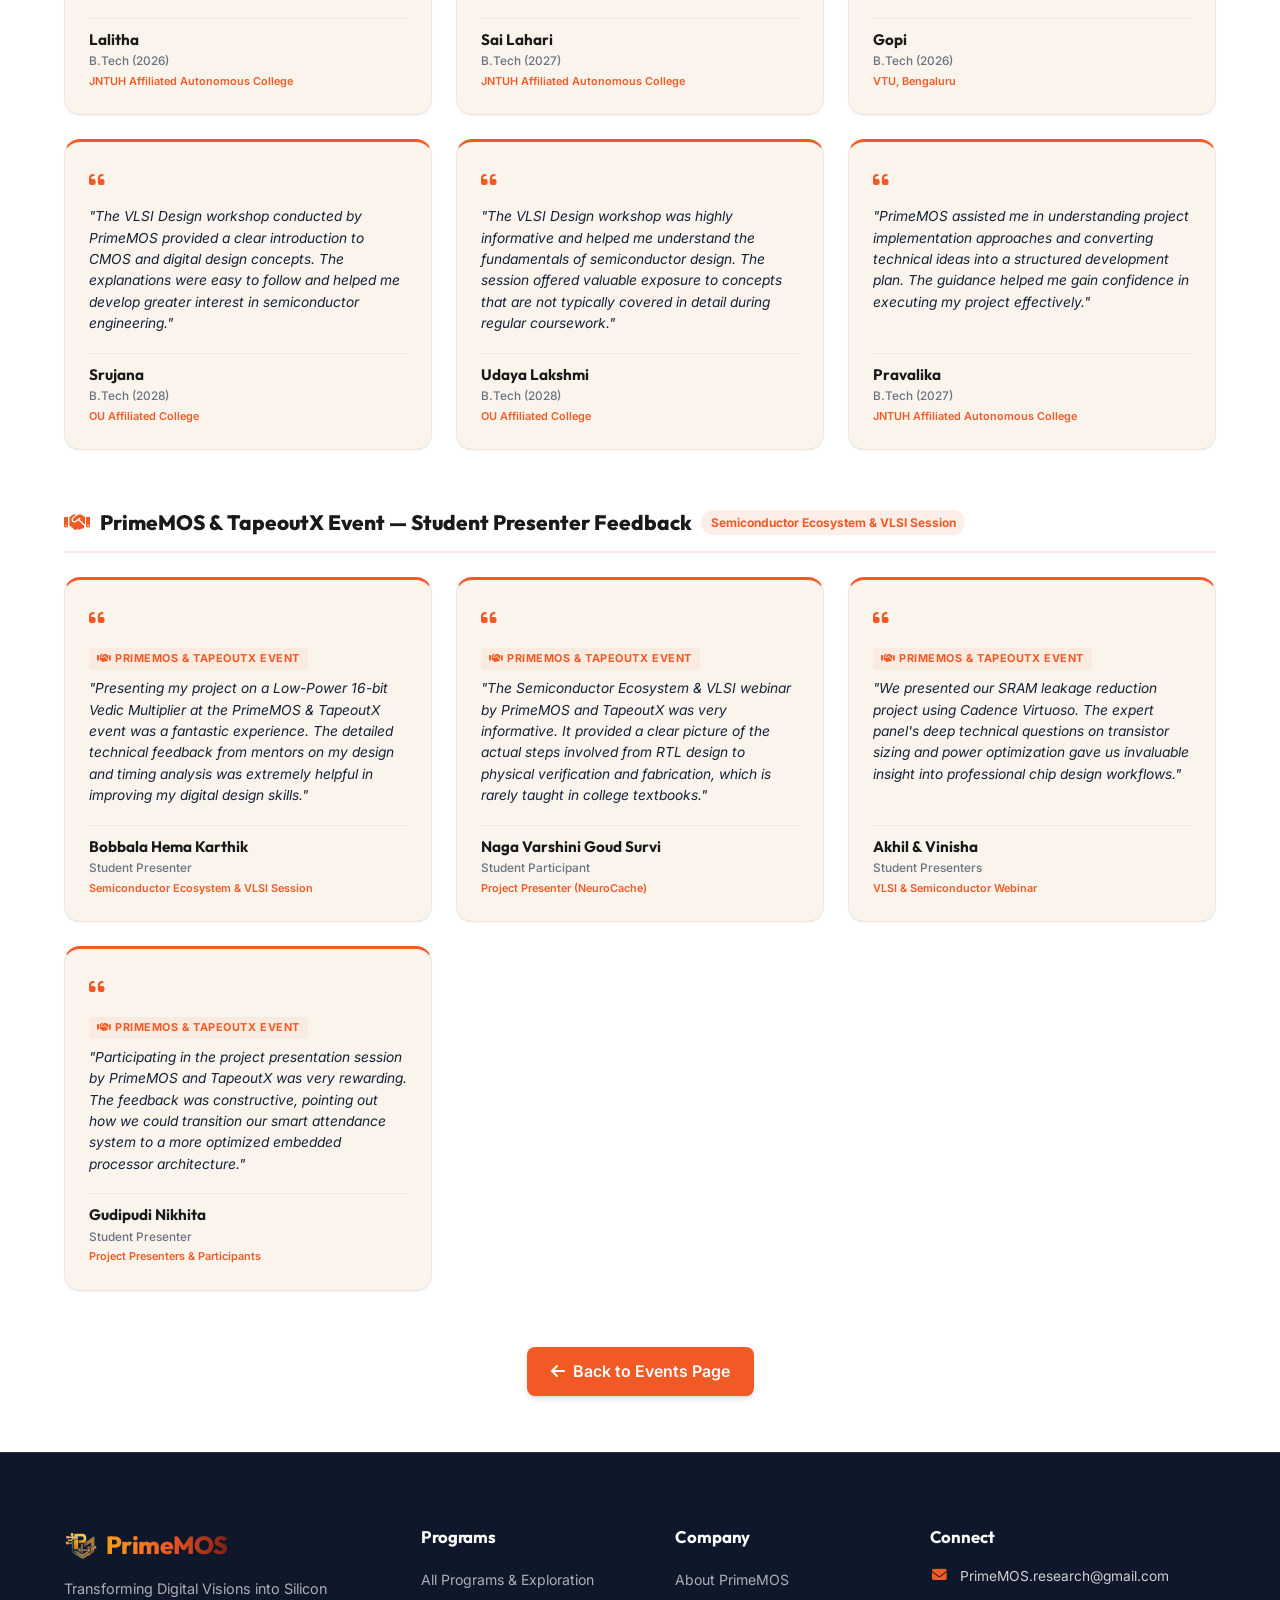
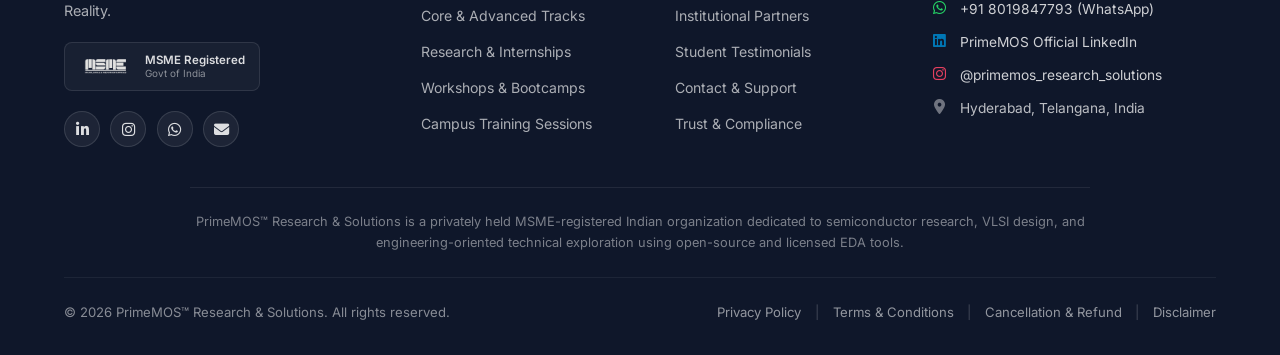
<file: testimonials/index.html>
<!DOCTYPE html>
<html lang="en">
<head>
    <meta charset="UTF-8">
    <meta name="viewport" content="width=device-width, initial-scale=1.0">
    <title>Student Reviews &amp; Testimonials | PrimeMOS™</title>
    <meta name="description" content="Read honest feedback from B.Tech ECE and core engineering students representing major universities (JNTUH, JNTUK, OU, and VTU) and official Letters of Appreciation from ALIET, GCET, and VBIT.">
    <link rel="icon" type="image/png" href="../logo_transparent.png">
    <link rel="preconnect" href="https://fonts.googleapis.com">
    <link rel="preconnect" href="https://fonts.gstatic.com" crossorigin>
    <link href="https://fonts.googleapis.com/css2?family=Inter:wght@300;400;500;600;700&family=Outfit:wght@400;500;700;800&display=swap" rel="stylesheet">
    <link rel="stylesheet" href="../styles.css?v=1.3">
    <link rel="stylesheet" href="https://cdnjs.cloudflare.com/ajax/libs/font-awesome/6.4.0/css/all.min.css">
</head>
<body>

    <!-- Navigation -->
    <nav class="navbar">
        <div class="container">
            <a href="../home/" class="nav-brand"><img src="../logo_transparent.png" alt="PrimeMOS Logo" class="nav-logo"><span class="brand-text">PrimeMOS</span></a>
            <button class="mobile-toggle"><i class="fa-solid fa-bars"></i></button>
            <ul class="nav-links">
                <li><a href="../home/">Home</a></li>
                <li><a href="../services/">Programs &amp; Exploration</a></li>
                <li><a href="../research/">Research &amp; Internships</a></li>
                <li><a href="../about/">About</a></li>
                <li><a href="../events/">Events</a></li>
                <li><a href="../contact/">Contact</a></li>
            </ul>
        </div>
    </nav>

    <!-- Page Header -->
    <header class="page-header" style="background: linear-gradient(135deg, var(--background) 0%, #fff 100%);">
        <div class="container">
            <div style="margin-bottom: 1.5rem;">
                <a href="../events/" class="btn btn-outline" style="padding: 0.5rem 1.25rem; font-size: 0.88rem;">
                    <i class="fa-solid fa-arrow-left" style="margin-right: 6px;"></i> Return to Events
                </a>
            </div>
            <span class="hero-tagline" style="color: var(--primary-orange); font-size: 0.88rem; font-weight: 700; text-transform: uppercase; letter-spacing: 0.08em; display: block; margin-bottom: 0.75rem;">Social Proof &amp; Verified Endorsements</span>
            <h1 class="page-title">Student Reviews &amp; Testimonials</h1>
            <p class="page-desc">Read honest feedback from B.Tech ECE and core engineering students representing major universities (JNTUH, JNTUK, OU, and VTU) who experienced our guidance, along with verified institutional Letters of Appreciation from partner colleges.</p>
        </div>
    </header>

    <!-- Testimonials Section -->
    <section id="testimonials" class="testimonials py-24" style="background-color: var(--surface);">
        <div class="container">
            
            <!-- Quick Section Navigation Chips -->
            <div class="fade-in testimonials-quick-nav">
                <a href="#aliet-endorsement" class="btn btn-outline quick-nav-btn aliet-nav-chip">
                    <i class="fa-solid fa-award"></i> <span>ALIET Letter &amp; 16 Teams</span>
                </a>
                <a href="#gcet-endorsement" class="btn btn-outline quick-nav-btn">
                    <i class="fa-solid fa-award"></i> <span>GCET Hyderabad Letter</span>
                </a>
                <a href="#vbit-endorsement" class="btn btn-outline quick-nav-btn">
                    <i class="fa-solid fa-building-columns"></i> <span>VBIT Testimonial</span>
                </a>
                <a href="#gcet-student-reviews" class="btn btn-outline quick-nav-btn">
                    <i class="fa-solid fa-microchip"></i> <span>GCET Student Reviews</span>
                </a>
                <a href="#university-student-reviews" class="btn btn-outline quick-nav-btn">
                    <i class="fa-solid fa-graduation-cap"></i> <span>University Reviews</span>
                </a>
                <a href="#tapeoutx-reviews" class="btn btn-outline quick-nav-btn">
                    <i class="fa-solid fa-handshake"></i> <span>TapeoutX Presenters</span>
                </a>
            </div>

            <!-- Institutional Endorsement: ALIET Vijayawada (6th October 2026) -->
            <div class="fade-in aliet-appreciation-card" id="aliet-endorsement">
                <div style="position: absolute; right: -25px; bottom: -25px; font-size: 11rem; color: rgba(34, 197, 94, 0.04); pointer-events: none;">
                    <i class="fa-solid fa-award"></i>
                </div>

                <div class="gcet-appreciation-header">
                    <div style="display: flex; flex-wrap: wrap; align-items: center; justify-content: space-between; gap: 0.75rem; margin-bottom: 0.75rem;">
                        <div style="display: flex; flex-wrap: wrap; gap: 0.5rem; align-items: center;">
                            <span class="inst-pill" style="background: rgba(34,197,94,0.12); color: #15803d; border: 1px solid rgba(34,197,94,0.3); font-weight: 700;">
                                <i class="fa-solid fa-file-circle-check"></i> Official Letter of Appreciation
                            </span>
                            <span class="inst-pill inst-pill-gold">
                                <i class="fa-solid fa-building-columns"></i> Autonomous Institution
                            </span>
                            <span class="inst-pill" style="background: rgba(34,197,94,0.1); color: #15803d; border: 1px solid rgba(34,197,94,0.25);">
                                <i class="fa-solid fa-star"></i> NAAC at A+ &amp; A (ISO 9001:2015)
                            </span>
                            <span class="inst-pill" style="background: rgba(59,130,246,0.1); color: #1d4ed8; border: 1px solid rgba(59,130,246,0.25);">
                                <i class="fa-solid fa-certificate"></i> NBA Accredited (ECE)
                            </span>
                        </div>
                        <span style="font-size: 0.82rem; font-weight: 700; color: var(--text-muted); display: inline-flex; align-items: center; gap: 0.35rem;">
                            <i class="fa-solid fa-calendar-days" style="color: var(--primary-orange);"></i> 6th October 2026
                        </span>
                    </div>

                    <h2 class="vbit-testimonial-title" style="margin-bottom: 0.35rem;">Andhra Loyola Institute of Engineering and Technology (ALIET), Vijayawada</h2>
                    <div style="font-size: 0.88rem; color: var(--primary-orange); font-weight: 700; text-transform: uppercase; letter-spacing: 0.05em; display: flex; flex-wrap: wrap; align-items: center; gap: 0.5rem;">
                        <span>Approved by AICTE, New Delhi</span> &bull; 
                        <span>Affiliated to JNTUK, Kakinada</span> &bull; 
                        <span>Dept. of Electronics &amp; Communication Engineering</span> &bull; 
                        <span>In Association with ElectroCratZ Technical Club</span>
                    </div>
                </div>

                <!-- Official Letter of Appreciation Grid: Scanned Letter + Verified Transcript -->
                <div class="aliet-letter-grid">
                    <!-- Left: Scanned Official Letter Document Frame -->
                    <div>
                        <a href="../aliet_letter_of_appreciation.png" target="_blank" rel="noopener noreferrer" class="aliet-doc-frame" title="Click to view full-resolution letter">
                            <img src="../aliet_letter_of_appreciation.png" alt="Official Letter of Appreciation from Andhra Loyola Institute of Engineering and Technology (ALIET)">
                            <span class="aliet-doc-badge">
                                <i class="fa-solid fa-magnifying-glass-plus"></i> View Full Letter
                            </span>
                        </a>
                        <div style="text-align: center; margin-top: 0.6rem;">
                            <a href="../aliet_letter_of_appreciation.png" target="_blank" class="btn btn-outline" style="font-size: 0.78rem; padding: 0.4rem 0.9rem; border-color: rgba(34,197,94,0.4); color: #16a34a;">
                                <i class="fa-solid fa-arrow-up-right-from-square" style="margin-right: 4px;"></i> Open Document in New Tab
                            </a>
                        </div>
                    </div>

                    <!-- Right: Verified Letter Transcript & Metadata -->
                    <div class="aliet-letter-body">
                        <div style="display: flex; justify-content: space-between; align-items: flex-start; border-bottom: 1px solid rgba(0,0,0,0.06); padding-bottom: 0.85rem; margin-bottom: 1rem; flex-wrap: wrap; gap: 0.5rem;">
                            <div>
                                <div style="font-size: 0.74rem; font-weight: 700; color: #16a34a; text-transform: uppercase; letter-spacing: 0.06em;">
                                    <i class="fa-solid fa-award"></i> Official Institutional Letter
                                </div>
                                <div style="font-size: 0.82rem; color: var(--secondary); font-weight: 700; margin-top: 0.15rem;">
                                    To: PrimeMOS Research &amp; Solutions
                                </div>
                            </div>
                            <span style="font-size: 0.78rem; font-weight: 700; color: var(--text-muted); background: rgba(0,0,0,0.04); padding: 0.2rem 0.55rem; border-radius: 4px;">
                                Date: 6th October 2026
                            </span>
                        </div>

                        <div style="font-weight: 700; color: var(--secondary); margin-bottom: 1rem; font-size: 0.95rem; border-left: 3px solid #16a34a; padding-left: 0.75rem;">
                            Subject: Letter of Appreciation – Two-Day Workshop on “Fundamentals of VLSI: RTL-to-GDSII Flow Using EDA Tools”
                        </div>

                        <p style="font-weight: 600; color: var(--primary-maroon); margin-bottom: 0.75rem;">Dear PrimeMOS team,</p>

                        <p style="margin-bottom: 0.85rem; text-align: justify;">
                            “We sincerely appreciate <strong>PrimeMOS Research &amp; Solutions</strong> for its valuable contribution as the <strong>Technical Resource Organization</strong> for the Two-Day Workshop on <em>'Fundamentals of VLSI: RTL-to-GDSII Flow Using EDA Tools'</em>, organized by the Department of Electronics and Communication Engineering, in association with the ElectroCratz Club, at Andhra Loyola Institute of Engineering and Technology (Autonomous), Vijayawada, on <strong>5th and 6th October 2026</strong>.”
                        </p>

                        <p style="margin-bottom: 0.85rem; text-align: justify;">
                            “The workshop provided students with valuable exposure to the fundamentals of VLSI design and the RTL-to-GDSII flow using EDA tools, covering important concepts related to digital VLSI design, CMOS technology, RTL design, synthesis, physical design, and chip implementation.”
                        </p>

                        <p style="margin-bottom: 0.85rem; text-align: justify;">
                            “The technical sessions, practical demonstrations, and hands-on guidance provided during the workshop helped the participants gain a better understanding of the practical aspects of VLSI design and the overall semiconductor design flow.”
                        </p>

                        <p style="margin-bottom: 0.85rem; text-align: justify;">
                            “The efforts of PrimeMOS Research &amp; Solutions, in collaboration with the Department of ECE and ElectroCratz Club, in promoting practical and concept-oriented learning in VLSI and EDA tools are sincerely appreciated.”
                        </p>

                        <p style="margin-bottom: 1.25rem; text-align: justify;">
                            “We express our gratitude for your valuable contribution and technical support towards the successful conduct of the workshop. We wish PrimeMOS Research &amp; Solutions continued success in its endeavors in the fields of VLSI, semiconductor design, research, and technical education.”
                        </p>

                        <div style="display: flex; justify-content: space-between; align-items: flex-end; border-top: 1px solid rgba(0,0,0,0.06); padding-top: 1rem; flex-wrap: wrap; gap: 1rem;">
                            <div>
                                <span style="font-size: 0.76rem; color: var(--text-muted); font-weight: 600;">With Appreciation,</span>
                                <div style="font-weight: 800; color: var(--secondary); font-family: 'Outfit', sans-serif; font-size: 1rem; margin-top: 0.2rem;">
                                    Head of the Department
                                </div>
                                <div style="font-size: 0.8rem; color: var(--primary-orange); font-weight: 700;">
                                    Department of ECE, ALIET
                                </div>
                            </div>
                            <div style="text-align: right;">
                                <span class="inst-pill" style="background: rgba(34,197,94,0.1); color: #16a34a; font-size: 0.72rem;">
                                    <i class="fa-solid fa-stamp"></i> Digitally Documented &bull; ALIET Official
                                </span>
                            </div>
                        </div>
                    </div>
                </div>

                <!-- Workshop Student Feedback Analytics & Summary Metrics Bar -->
                <div class="aliet-analytics-card">
                    <div class="aliet-analytics-card-header">
                        <div>
                            <span class="hero-tagline" style="color: #16a34a; font-size: 0.78rem; font-weight: 700; text-transform: uppercase; letter-spacing: 0.08em; display: block; margin-bottom: 0.25rem;">
                                <i class="fa-solid fa-square-poll-vertical"></i> Official Feedback Extraction Data Sheet
                            </span>
                            <h3 class="aliet-analytics-title">
                                Fundamentals of VLSI: RTL to GDSII Using EDA Tools — Feedback Analytics
                            </h3>
                        </div>
                        <span class="aliet-analytics-meta">
                            5th &amp; 6th October 2026 &bull; ALIET in collaboration with PrimeMOS
                        </span>
                    </div>

                    <!-- 4 Statistics Counter Cards -->
                    <div class="aliet-stats-grid-4">
                        <div class="aliet-stat-counter-box stat-green">
                            <div class="stat-val">4.62 / 5.0</div>
                            <div class="stat-lbl">Overall Workshop Rating</div>
                            <div class="stat-sub">Mean of 16 teams &bull; 4.62 per rating</div>
                        </div>

                        <div class="aliet-stat-counter-box stat-orange">
                            <div class="stat-val">16 Teams</div>
                            <div class="stat-lbl">Independent Student Teams</div>
                            <div class="stat-sub">100% RTL to GDSII completion</div>
                        </div>

                        <div class="aliet-stat-counter-box stat-blue">
                            <div class="stat-val">46 Students</div>
                            <div class="stat-lbl">Transcribed Written Feedback</div>
                            <div class="stat-sub">Day 1 &amp; Day 2 feedback sheets</div>
                        </div>

                        <div class="aliet-stat-counter-box stat-amber">
                            <div class="stat-val">4 Teams</div>
                            <div class="stat-lbl">Perfect 5.0 / 5.0 Rating</div>
                            <div class="stat-sub">Teams 06, 12, 13 &amp; 16</div>
                        </div>
                    </div>

                    <!-- Verified Scoring Methodology Rule Box -->
                    <div style="background: rgba(15,23,42,0.03); border-left: 3px solid #16a34a; border-radius: 0 var(--radius-sm) var(--radius-sm) 0; padding: 0.75rem 1rem; font-size: 0.78rem; color: var(--text-muted); line-height: 1.55;">
                        <strong style="color: var(--secondary);"><i class="fa-solid fa-circle-info" style="color: #16a34a; margin-right: 4px;"></i> Verified Rating Rule (out of 5):</strong>
                        A student feedback comment containing <em>good</em>, <em>very good</em>, or <em>excellent</em> = <strong>5/5</strong>; every other comment = <strong>4/5</strong>. Each student received an individual rating for Day 1 and Day 2; a team's score is the exact average of its students' ratings. All text is transcribed faithfully from student handwriting feedback data sheets.
                    </div>
                </div>

                <!-- 16 Teams Scorecard (Collapsible) -->
                <div style="margin-bottom: 1.5rem;">
                    <div class="aliet-scorecard-header">
                        <div>
                            <h4 style="font-size: 1.05rem; font-weight: 700; color: var(--secondary); font-family: 'Outfit', sans-serif; margin: 0; display: flex; align-items: center; gap: 0.4rem;">
                                <i class="fa-solid fa-table-list" style="color: var(--primary-orange);"></i> Team Performance Scorecard (16 Teams)
                            </h4>
                            <span style="font-size: 0.74rem; color: var(--text-muted);">Overall Mean Rating: <strong>4.62 / 5.00</strong> &bull; 4 Teams Scored Perfect 5.0/5.0</span>
                        </div>
                        <button type="button" class="aliet-collapse-toggle" id="toggleScorecardBtn" onclick="toggleAlietScorecard()">
                            <i class="fa-solid fa-table-list" style="color: #16a34a;"></i>
                            <span id="scorecardBtnText">View Complete 16-Team Table</span>
                            <i class="fa-solid fa-chevron-down" id="scorecardChevron" style="transition: transform 0.25s ease;"></i>
                        </button>
                    </div>

                    <div id="alietScorecardContent" class="aliet-collapse-content">
                        <div class="aliet-feedback-table-wrapper" style="margin: 0.5rem 0 1rem;">
                            <table class="aliet-feedback-table">
                                <thead>
                                    <tr>
                                        <th>Team #</th>
                                        <th>Students</th>
                                        <th>Day 1 Avg</th>
                                        <th>Day 2 Avg</th>
                                        <th>Team Rating</th>
                                        <th>Delivered RTL to GDSII Project</th>
                                        <th>Rating Badge</th>
                                    </tr>
                                </thead>
                                <tbody>
                                    <tr><td><strong>Team 01</strong></td><td>3 students</td><td>5.00 / 5</td><td>4.67 / 5</td><td><strong style="color: #15803d;">4.83 / 5</strong></td><td>AND gate design &amp; MUX 32x1 design</td><td><span class="team-rating-badge rating-high"><i class="fa-solid fa-star"></i> 4.83 / 5</span></td></tr>
                                    <tr><td><strong>Team 02</strong></td><td>3 students</td><td>4.67 / 5</td><td>4.67 / 5</td><td><strong style="color: #15803d;">4.67 / 5</strong></td><td>8x3 Encoder, OR gate &amp; AND gate</td><td><span class="team-rating-badge rating-high"><i class="fa-solid fa-star"></i> 4.67 / 5</span></td></tr>
                                    <tr><td><strong>Team 03</strong></td><td>3 students</td><td>4.33 / 5</td><td>4.00 / 5</td><td><strong>4.17 / 5</strong></td><td>T Flip-Flop, Logic Gates, KLayout &amp; Ubuntu</td><td><span class="team-rating-badge rating-good">4.17 / 5</span></td></tr>
                                    <tr><td><strong>Team 04</strong></td><td>3 students</td><td>4.33 / 5</td><td>4.67 / 5</td><td><strong>4.50 / 5</strong></td><td>RTL to GDS Flow &amp; Logic Gates Automation</td><td><span class="team-rating-badge rating-high">4.50 / 5</span></td></tr>
                                    <tr><td><strong>Team 05</strong></td><td>3 students</td><td>4.00 / 5</td><td>4.00 / 5</td><td><strong>4.00 / 5</strong></td><td>3-to-8 Decoder, AND Gate &amp; OR Gate</td><td><span class="team-rating-badge rating-good">4.00 / 5</span></td></tr>
                                    <tr style="background: rgba(34,197,94,0.04);"><td><strong>Team 06</strong> <span style="font-size: 0.68rem; color: #16a34a; font-weight: 700;">★ TOP</span></td><td>2 students</td><td>5.00 / 5</td><td>5.00 / 5</td><td><strong style="color: #15803d; font-size: 0.92rem;">5.00 / 5</strong></td><td>4-bit Down Counter &amp; Physical Design Flow</td><td><span class="team-rating-badge rating-5"><i class="fa-solid fa-star"></i> 5.00 / 5</span></td></tr>
                                    <tr><td><strong>Team 07</strong></td><td>3 students</td><td>5.00 / 5</td><td>4.00 / 5</td><td><strong>4.50 / 5</strong></td><td>SR Flip-Flop Layout &amp; Ubuntu</td><td><span class="team-rating-badge rating-high">4.50 / 5</span></td></tr>
                                    <tr><td><strong>Team 08</strong></td><td>3 students</td><td>4.00 / 5</td><td>4.00 / 5</td><td><strong>4.00 / 5</strong></td><td>Analog IC Flow, EDA Tools &amp; CTS</td><td><span class="team-rating-badge rating-good">4.00 / 5</span></td></tr>
                                    <tr><td><strong>Team 09</strong></td><td>3 students</td><td>4.67 / 5</td><td>4.33 / 5</td><td><strong>4.50 / 5</strong></td><td>Full Adder, AND &amp; OR Gates, KLayout</td><td><span class="team-rating-badge rating-high">4.50 / 5</span></td></tr>
                                    <tr><td><strong>Team 10</strong></td><td>2 students</td><td>5.00 / 5</td><td>4.00 / 5</td><td><strong>4.50 / 5</strong></td><td>D Flip-Flop, AND &amp; NAND, OR Gates</td><td><span class="team-rating-badge rating-high">4.50 / 5</span></td></tr>
                                    <tr><td><strong>Team 11</strong></td><td>3 students</td><td>4.67 / 5</td><td>5.00 / 5</td><td><strong style="color: #15803d;">4.83 / 5</strong></td><td>Physical Design Flow &amp; Circuit Implementation</td><td><span class="team-rating-badge rating-high"><i class="fa-solid fa-star"></i> 4.83 / 5</span></td></tr>
                                    <tr style="background: rgba(34,197,94,0.04);"><td><strong>Team 12</strong> <span style="font-size: 0.68rem; color: #16a34a; font-weight: 700;">★ TOP</span></td><td>3 students</td><td>5.00 / 5</td><td>5.00 / 5</td><td><strong style="color: #15803d; font-size: 0.92rem;">5.00 / 5</strong></td><td>MUX 1011, OpenLane &amp; KLayout</td><td><span class="team-rating-badge rating-5"><i class="fa-solid fa-star"></i> 5.00 / 5</span></td></tr>
                                    <tr style="background: rgba(34,197,94,0.04);"><td><strong>Team 13</strong> <span style="font-size: 0.68rem; color: #16a34a; font-weight: 700;">★ TOP</span></td><td>3 students</td><td>5.00 / 5</td><td>5.00 / 5</td><td><strong style="color: #15803d; font-size: 0.92rem;">5.00 / 5</strong></td><td>Full Subtractor, OpenLane &amp; VLSI Roadmap</td><td><span class="team-rating-badge rating-5"><i class="fa-solid fa-star"></i> 5.00 / 5</span></td></tr>
                                    <tr><td><strong>Team 14</strong></td><td>3 students</td><td>4.67 / 5</td><td>5.00 / 5</td><td><strong style="color: #15803d;">4.83 / 5</strong></td><td>4-bit Up Counter &amp; Logic Gates</td><td><span class="team-rating-badge rating-high"><i class="fa-solid fa-star"></i> 4.83 / 5</span></td></tr>
                                    <tr><td><strong>Team 15</strong></td><td>3 students</td><td>4.33 / 5</td><td>5.00 / 5</td><td><strong style="color: #15803d;">4.67 / 5</strong></td><td>AND, OR &amp; XNOR Gate Level Designs</td><td><span class="team-rating-badge rating-high"><i class="fa-solid fa-star"></i> 4.67 / 5</span></td></tr>
                                    <tr style="background: rgba(34,197,94,0.04);"><td><strong>Team 16</strong> <span style="font-size: 0.68rem; color: #16a34a; font-weight: 700;">★ TOP</span></td><td>3 students</td><td>5.00 / 5</td><td>5.00 / 5</td><td><strong style="color: #15803d; font-size: 0.92rem;">5.00 / 5</strong></td><td>4-bit ALU (Arithmetic Logic Unit in Linux/EDA)</td><td><span class="team-rating-badge rating-5"><i class="fa-solid fa-star"></i> 5.00 / 5</span></td></tr>
                                </tbody>
                            </table>
                        </div>
                    </div>
                </div>

                <!-- Interactive Team & Student Feedback Console -->
                <div class="aliet-explorer-box" id="aliet-interactive-explorer">
                    <div class="aliet-controls-bar">
                        <div>
                            <span class="hero-tagline" style="color: #16a34a; font-size: 0.72rem; font-weight: 700; text-transform: uppercase;">
                                <i class="fa-solid fa-sliders"></i> Interactive Explorer
                            </span>
                            <h4 style="font-size: 1.1rem; font-weight: 800; color: var(--secondary); font-family: 'Outfit', sans-serif; margin: 0.15rem 0 0;">
                                Student Feedback by Team (46 Participants)
                            </h4>
                        </div>
                        
                        <!-- Search Box -->
                        <div class="aliet-search-input-wrap">
                            <i class="fa-solid fa-magnifying-glass" style="position: absolute; left: 0.75rem; top: 50%; transform: translateY(-50%); font-size: 0.75rem; color: var(--text-muted); pointer-events: none;"></i>
                            <input type="text" id="alietSearchInput" class="aliet-search-input" placeholder="Search student, roll no, project..." aria-label="Search student feedback">
                        </div>
                    </div>

                    <!-- Filter Chips -->
                    <div style="display: flex; justify-content: space-between; align-items: center; flex-wrap: wrap; gap: 0.5rem; margin-bottom: 0.75rem;">
                        <div class="aliet-filter-chips" id="alietFilterChips">
                            <button type="button" class="aliet-filter-chip active" data-filter="all">All (16)</button>
                            <button type="button" class="aliet-filter-chip" data-filter="5.0">★ 5.00 Rating (4)</button>
                            <button type="button" class="aliet-filter-chip" data-filter="4.83">4.83 Rating (3)</button>
                            <button type="button" class="aliet-filter-chip" data-filter="4.67">4.67 Rating (2)</button>
                            <button type="button" class="aliet-filter-chip" data-filter="4.50">4.50 Rating (4)</button>
                            <button type="button" class="aliet-filter-chip" data-filter="4.00">4.00 - 4.17 (3)</button>
                        </div>
                        <span id="alietMatchCount" style="font-size: 0.72rem; color: var(--text-muted); font-weight: 600;">Showing 16 teams</span>
                    </div>

                    <!-- Horizontal Team Selection Ribbon -->
                    <div class="aliet-team-ribbon-wrap">
                        <div class="aliet-team-ribbon" id="alietTeamRibbon" role="tablist">
                            <!-- Populated dynamically via JS -->
                        </div>
                    </div>

                    <!-- Active Team Inspector Card -->
                    <div id="alietActiveInspector" class="aliet-inspector-card">
                        <!-- Populated dynamically via JS -->
                    </div>
                </div>
            </div>

            <!-- ALIET Workshop Student Feedback Section Heading -->
            <div class="testimonial-group-heading fade-in" id="aliet-student-reviews">
                <i class="fa-solid fa-microchip" style="color: #16a34a;"></i>
                <span>ALIET Vijayawada Workshop — Featured Student Reviews &amp; Project Outcomes</span>
                <span class="testimonial-group-count">5th &amp; 6th Oct 2026 &bull; 4.62 / 5.0 Average Rating &bull; 16 Teams</span>
            </div>

            <!-- ALIET Student Feedback Grid -->
            <div class="features-grid" style="grid-template-columns: repeat(auto-fit, minmax(300px, 1fr)); gap: 1.5rem; margin-bottom: 3.5rem;">
                
                <!-- ALIET Review 1: Challa Niveditha Reddy & Mandagiri Bhavya -->
                <div class="feature-card fade-in testimonial-card" style="border-top: 3px solid #16a34a !important; background: linear-gradient(135deg, rgba(34,197,94,0.04), #ffffff);">
                    <div>
                        <div style="display: flex; justify-content: space-between; align-items: center; margin-bottom: 0.65rem;">
                            <div class="stars-rating-row">
                                <i class="fa-solid fa-star"></i>
                                <i class="fa-solid fa-star"></i>
                                <i class="fa-solid fa-star"></i>
                                <i class="fa-solid fa-star"></i>
                                <i class="fa-solid fa-star"></i>
                                <span style="font-size: 0.74rem; font-weight: 700; color: #15803d; margin-left: 4px;">5.0 / 5.0</span>
                            </div>
                            <span class="hero-tagline" style="color: #16a34a; font-size: 0.68rem; font-weight: 700; text-transform: uppercase; background: rgba(34,197,94,0.1); padding: 0.15rem 0.5rem; border-radius: 4px;">
                                Team 06 &bull; Perfect Score
                            </span>
                        </div>
                        <p class="testimonial-text">“Project of 4-bit down counter and got output — Excellent! The full RTL-to-GDSII flow covering synthesis, floorplanning, CTS, routing, physical verification and GDSII generation was executed with remarkable clarity.”</p>
                        
                        <div class="topic-tag-list">
                            <span class="topic-tag-item"><i class="fa-solid fa-check"></i> 4-bit Down Counter</span>
                            <span class="topic-tag-item"><i class="fa-solid fa-check"></i> Floorplanning &amp; CTS</span>
                            <span class="topic-tag-item"><i class="fa-solid fa-check"></i> Physical Verification</span>
                            <span class="topic-tag-item"><i class="fa-solid fa-check"></i> GDSII Generation</span>
                        </div>
                    </div>
                    <div style="border-top: 1px solid rgba(0,0,0,0.05); padding-top: 0.75rem; margin-top: auto;">
                        <h4 class="testimonial-author-name">
                            Challa Niveditha Reddy &amp; Mandagiri Bhavya
                            <span class="student-roll-chip">23HP1A0483</span> <span class="student-roll-chip">23HP1A0469</span>
                        </h4>
                        <div class="testimonial-author-sub">B.Tech ECE &bull; ALIET Vijayawada</div>
                        <div class="testimonial-author-college">Andhra Loyola Institute of Engineering &amp; Technology (Autonomous)</div>
                    </div>
                </div>

                <!-- ALIET Review 2: Balamarthi Ravindra & Snamala Seetaram -->
                <div class="feature-card fade-in testimonial-card" style="border-top: 3px solid #16a34a !important; background: linear-gradient(135deg, rgba(34,197,94,0.04), #ffffff);">
                    <div>
                        <div style="display: flex; justify-content: space-between; align-items: center; margin-bottom: 0.65rem;">
                            <div class="stars-rating-row">
                                <i class="fa-solid fa-star"></i>
                                <i class="fa-solid fa-star"></i>
                                <i class="fa-solid fa-star"></i>
                                <i class="fa-solid fa-star"></i>
                                <i class="fa-solid fa-star"></i>
                                <span style="font-size: 0.74rem; font-weight: 700; color: #15803d; margin-left: 4px;">5.0 / 5.0</span>
                            </div>
                            <span class="hero-tagline" style="color: #16a34a; font-size: 0.68rem; font-weight: 700; text-transform: uppercase; background: rgba(34,197,94,0.1); padding: 0.15rem 0.5rem; border-radius: 4px;">
                                Team 16 &bull; Perfect Score
                            </span>
                        </div>
                        <p class="testimonial-text">“Software implementation of our 4-bit ALU project was excellent. The hands-on training using Linux EDA toolchains, TCL scripting, and understanding real-time digital cell placement made this workshop stand out.”</p>
                        
                        <div class="topic-tag-list">
                            <span class="topic-tag-item"><i class="fa-solid fa-check"></i> 4-bit ALU Project</span>
                            <span class="topic-tag-item"><i class="fa-solid fa-check"></i> Linux &amp; EDA Tools</span>
                            <span class="topic-tag-item"><i class="fa-solid fa-check"></i> Digital Design Flow</span>
                            <span class="topic-tag-item"><i class="fa-solid fa-check"></i> Software Implementation</span>
                        </div>
                    </div>
                    <div style="border-top: 1px solid rgba(0,0,0,0.05); padding-top: 0.75rem; margin-top: auto;">
                        <h4 class="testimonial-author-name">
                            B. Ravindra, S. Seetaram &amp; G. Yaswanth Yadav
                            <span class="student-roll-chip">24HP5A0406</span> <span class="student-roll-chip">23HP1A04B8</span>
                        </h4>
                        <div class="testimonial-author-sub">B.Tech ECE &bull; ALIET Vijayawada</div>
                        <div class="testimonial-author-college">Andhra Loyola Institute of Engineering &amp; Technology (Autonomous)</div>
                    </div>
                </div>

                <!-- ALIET Review 3: D. Adinarayana & K. Sai Chaitanya -->
                <div class="feature-card fade-in testimonial-card" style="border-top: 3px solid #16a34a !important; background: linear-gradient(135deg, rgba(34,197,94,0.04), #ffffff);">
                    <div>
                        <div style="display: flex; justify-content: space-between; align-items: center; margin-bottom: 0.65rem;">
                            <div class="stars-rating-row">
                                <i class="fa-solid fa-star"></i>
                                <i class="fa-solid fa-star"></i>
                                <i class="fa-solid fa-star"></i>
                                <i class="fa-solid fa-star"></i>
                                <i class="fa-solid fa-star"></i>
                                <span style="font-size: 0.74rem; font-weight: 700; color: #15803d; margin-left: 4px;">5.0 / 5.0</span>
                            </div>
                            <span class="hero-tagline" style="color: #16a34a; font-size: 0.68rem; font-weight: 700; text-transform: uppercase; background: rgba(34,197,94,0.1); padding: 0.15rem 0.5rem; border-radius: 4px;">
                                Team 12 &bull; Perfect Score
                            </span>
                        </div>
                        <p class="testimonial-text">“Setting up WSL, Ubuntu, OpenLane, and KLayout on Day 1 laid the perfect groundwork. Implementing the MUX 1011 project and basic logic gates with zero errors on Day 2 was an excellent learning milestone.”</p>
                        
                        <div class="topic-tag-list">
                            <span class="topic-tag-item"><i class="fa-solid fa-check"></i> OpenLane &amp; KLayout</span>
                            <span class="topic-tag-item"><i class="fa-solid fa-check"></i> MUX 1011 Design</span>
                            <span class="topic-tag-item"><i class="fa-solid fa-check"></i> WSL &amp; Ubuntu Setup</span>
                            <span class="topic-tag-item"><i class="fa-solid fa-check"></i> Logic Gates</span>
                        </div>
                    </div>
                    <div style="border-top: 1px solid rgba(0,0,0,0.05); padding-top: 0.75rem; margin-top: auto;">
                        <h4 class="testimonial-author-name">
                            D. Adinarayana, K. Sai Chaitanya &amp; N. Abhinash
                            <span class="student-roll-chip">24HP1A0496</span> <span class="student-roll-chip">24HP1A0453</span>
                        </h4>
                        <div class="testimonial-author-sub">B.Tech ECE &bull; ALIET Vijayawada</div>
                        <div class="testimonial-author-college">Andhra Loyola Institute of Engineering &amp; Technology (Autonomous)</div>
                    </div>
                </div>

                
                <!-- Toggle for Additional ALIET Testimonial Highlights -->
                <div style="grid-column: 1 / -1; text-align: center; margin: 0.5rem 0 1rem;">
                    <button type="button" class="aliet-collapse-toggle" id="toggleMoreReviewsBtn" onclick="toggleMoreAlietReviews()">
                        <i class="fa-solid fa-layer-group" style="color: var(--primary-orange);"></i>
                        <span id="moreReviewsBtnText">View More Student Reviews (Teams 01, 13, 14)</span>
                        <i class="fa-solid fa-chevron-down" id="moreReviewsChevron" style="transition: transform 0.25s ease;"></i>
                    </button>
                </div>

                <div id="moreAlietReviewsContainer" class="aliet-collapse-content" style="grid-column: 1 / -1;">
                    <div class="features-grid" style="grid-template-columns: repeat(auto-fit, minmax(300px, 1fr)); gap: 1.5rem;">
<!-- ALIET Review 4: S. Mamatha & A. Guru Ashwani -->
                <div class="feature-card fade-in testimonial-card" style="border-top: 3px solid #f89e1b !important;">
                    <div>
                        <div style="display: flex; justify-content: space-between; align-items: center; margin-bottom: 0.65rem;">
                            <div class="stars-rating-row">
                                <i class="fa-solid fa-star"></i>
                                <i class="fa-solid fa-star"></i>
                                <i class="fa-solid fa-star"></i>
                                <i class="fa-solid fa-star"></i>
                                <i class="fa-solid fa-star"></i>
                                <span style="font-size: 0.74rem; font-weight: 700; color: #b45309; margin-left: 4px;">4.83 / 5.0</span>
                            </div>
                            <span class="hero-tagline" style="color: var(--primary-orange); font-size: 0.68rem; font-weight: 700; text-transform: uppercase; background: rgba(241,90,36,0.08); padding: 0.15rem 0.5rem; border-radius: 4px;">
                                Team 01 &bull; 4.83 / 5.0
                            </span>
                        </div>
                        <p class="testimonial-text">“Very good explanation of the flow of topics from RTL to GDSII. Designed the 32x1 MUX and AND gate project successfully. The sessions gave us a clear route map for VLSI physical design careers.”</p>
                        
                        <div class="topic-tag-list">
                            <span class="topic-tag-item"><i class="fa-solid fa-check"></i> MUX 32x1 Design</span>
                            <span class="topic-tag-item"><i class="fa-solid fa-check"></i> AND Gate Design</span>
                            <span class="topic-tag-item"><i class="fa-solid fa-check"></i> Physical Design Route Map</span>
                            <span class="topic-tag-item"><i class="fa-solid fa-check"></i> RTL-to-GDSII Flow</span>
                        </div>
                    </div>
                    <div style="border-top: 1px solid rgba(0,0,0,0.05); padding-top: 0.75rem; margin-top: auto;">
                        <h4 class="testimonial-author-name">
                            S. Mamatha &amp; A. Guru Ashwani
                            <span class="student-roll-chip">24HP1A0409</span> <span class="student-roll-chip">24HP1A0406</span>
                        </h4>
                        <div class="testimonial-author-sub">B.Tech ECE &bull; ALIET Vijayawada</div>
                        <div class="testimonial-author-college">Andhra Loyola Institute of Engineering &amp; Technology (Autonomous)</div>
                    </div>
                </div>

                <!-- ALIET Review 5: N. Yaswanth Reddy & N. Udaykiran -->
                <div class="feature-card fade-in testimonial-card" style="border-top: 3px solid #16a34a !important; background: linear-gradient(135deg, rgba(34,197,94,0.04), #ffffff);">
                    <div>
                        <div style="display: flex; justify-content: space-between; align-items: center; margin-bottom: 0.65rem;">
                            <div class="stars-rating-row">
                                <i class="fa-solid fa-star"></i>
                                <i class="fa-solid fa-star"></i>
                                <i class="fa-solid fa-star"></i>
                                <i class="fa-solid fa-star"></i>
                                <i class="fa-solid fa-star"></i>
                                <span style="font-size: 0.74rem; font-weight: 700; color: #15803d; margin-left: 4px;">5.0 / 5.0</span>
                            </div>
                            <span class="hero-tagline" style="color: #16a34a; font-size: 0.68rem; font-weight: 700; text-transform: uppercase; background: rgba(34,197,94,0.1); padding: 0.15rem 0.5rem; border-radius: 4px;">
                                Team 13 &bull; Perfect Score
                            </span>
                        </div>
                        <p class="testimonial-text">“RTL to GDSII flow, installation of WSL, Ubuntu, and OpenLane were completed smoothly. Implemented the full subtractor project and gained invaluable insights from the comprehensive VLSI career roadmap.”</p>
                        
                        <div class="topic-tag-list">
                            <span class="topic-tag-item"><i class="fa-solid fa-check"></i> Full Subtractor</span>
                            <span class="topic-tag-item"><i class="fa-solid fa-check"></i> KLayout Layout</span>
                            <span class="topic-tag-item"><i class="fa-solid fa-check"></i> OpenLane Toolchain</span>
                            <span class="topic-tag-item"><i class="fa-solid fa-check"></i> VLSI Career Roadmap</span>
                        </div>
                    </div>
                    <div style="border-top: 1px solid rgba(0,0,0,0.05); padding-top: 0.75rem; margin-top: auto;">
                        <h4 class="testimonial-author-name">
                            N. Yaswanth Reddy &amp; N. Udaykiran
                            <span class="student-roll-chip">24HP1A04C8</span> <span class="student-roll-chip">25HP5A0411</span>
                        </h4>
                        <div class="testimonial-author-sub">B.Tech ECE &bull; ALIET Vijayawada</div>
                        <div class="testimonial-author-college">Andhra Loyola Institute of Engineering &amp; Technology (Autonomous)</div>
                    </div>
                </div>

                <!-- ALIET Review 6: Sk. M. Sahil & P. Jayram -->
                <div class="feature-card fade-in testimonial-card" style="border-top: 3px solid #f89e1b !important;">
                    <div>
                        <div style="display: flex; justify-content: space-between; align-items: center; margin-bottom: 0.65rem;">
                            <div class="stars-rating-row">
                                <i class="fa-solid fa-star"></i>
                                <i class="fa-solid fa-star"></i>
                                <i class="fa-solid fa-star"></i>
                                <i class="fa-solid fa-star"></i>
                                <i class="fa-solid fa-star"></i>
                                <span style="font-size: 0.74rem; font-weight: 700; color: #b45309; margin-left: 4px;">4.83 / 5.0</span>
                            </div>
                            <span class="hero-tagline" style="color: var(--primary-orange); font-size: 0.68rem; font-weight: 700; text-transform: uppercase; background: rgba(241,90,36,0.08); padding: 0.15rem 0.5rem; border-radius: 4px;">
                                Team 14 &bull; 4.83 / 5.0
                            </span>
                        </div>
                        <p class="testimonial-text">“Learned hands-on design of circuits and physical design flow. Implemented RTL to GDS flow on basic logic gates and completed the 4-bit up counter project with excellent guidance.”</p>
                        
                        <div class="topic-tag-list">
                            <span class="topic-tag-item"><i class="fa-solid fa-check"></i> 4-bit Up Counter</span>
                            <span class="topic-tag-item"><i class="fa-solid fa-check"></i> Physical Design Flow</span>
                            <span class="topic-tag-item"><i class="fa-solid fa-check"></i> RTL to GDS Flow</span>
                            <span class="topic-tag-item"><i class="fa-solid fa-check"></i> Hands-on Circuit Design</span>
                        </div>
                    </div>
                    <div style="border-top: 1px solid rgba(0,0,0,0.05); padding-top: 0.75rem; margin-top: auto;">
                        <h4 class="testimonial-author-name">
                            Sk. M. Sahil &amp; P. Jayram
                            <span class="student-roll-chip">24HP1A04B4</span> <span class="student-roll-chip">24HP1A04?0</span>
                        </h4>
                        <div class="testimonial-author-sub">B.Tech ECE &bull; ALIET Vijayawada</div>
                        <div class="testimonial-author-college">Andhra Loyola Institute of Engineering &amp; Technology (Autonomous)</div>
                    </div>
                </div>
                    </div>
                </div>
            </div> <!-- End of ALIET Featured Student Reviews Grid -->

            <!-- ========================================== -->
            <!-- 2. Institutional Endorsement: GCET Keesara -->
            <!-- ========================================== -->
            <div class="fade-in gcet-appreciation-card" id="gcet-endorsement" style="margin-top: 3.5rem;">
                <div style="position: absolute; right: -25px; bottom: -25px; font-size: 11rem; color: rgba(241, 90, 36, 0.035); pointer-events: none;">
                    <i class="fa-solid fa-award"></i>
                </div>

                <div class="gcet-appreciation-header">
                    <div style="display: flex; flex-wrap: wrap; align-items: center; justify-content: space-between; gap: 0.75rem; margin-bottom: 0.75rem;">
                        <div style="display: flex; flex-wrap: wrap; gap: 0.5rem; align-items: center;">
                            <span class="inst-pill inst-pill-orange">
                                <i class="fa-solid fa-file-circle-check"></i> Official Letter of Appreciation
                            </span>
                            <span class="inst-pill inst-pill-gold">
                                <i class="fa-solid fa-building-columns"></i> Autonomous Institution
                            </span>
                            <span class="inst-pill" style="background: rgba(34,197,94,0.1); color: #15803d; border: 1px solid rgba(34,197,94,0.25);">
                                <i class="fa-solid fa-star"></i> NAAC "A+" Grade
                            </span>
                            <span class="inst-pill" style="background: rgba(59,130,246,0.1); color: #1d4ed8; border: 1px solid rgba(59,130,246,0.25);">
                                <i class="fa-solid fa-certificate"></i> NBA Accredited (ECE)
                            </span>
                        </div>
                        <span style="font-size: 0.82rem; font-weight: 700; color: var(--text-muted); display: inline-flex; align-items: center; gap: 0.35rem;">
                            <i class="fa-solid fa-calendar-days" style="color: var(--primary-orange);"></i> 19 September 2026
                        </span>
                    </div>

                    <h2 class="vbit-testimonial-title" style="margin-bottom: 0.35rem;">Geethanjali College of Engineering &amp; Technology (GCET), Keesara</h2>
                    <div style="font-size: 0.88rem; color: var(--primary-orange); font-weight: 700; text-transform: uppercase; letter-spacing: 0.05em; display: flex; flex-wrap: wrap; align-items: center; gap: 0.5rem;">
                        <span>Permanently Affiliated to JNTUH</span> &bull; 
                        <span>Approved by AICTE, New Delhi</span> &bull; 
                        <span>Dept. of Electronics &amp; Communication Engineering</span> &bull; 
                        <span>In Association with IETE (ISF) GCET</span>
                    </div>
                </div>

                <div class="gcet-letters-grid">
                    <!-- Appreciation 1: To Resource Person -->
                    <div style="background: rgba(255,255,255,0.7); border: 1px solid rgba(241,90,36,0.15); border-radius: var(--radius-md); padding: 1.35rem; position: relative;">
                        <div style="font-size: 0.76rem; font-weight: 700; color: var(--primary-maroon); text-transform: uppercase; letter-spacing: 0.05em; margin-bottom: 0.6rem; display: flex; align-items: center; gap: 0.4rem;">
                            <i class="fa-solid fa-chalkboard-user" style="color: var(--primary-orange);"></i> Resource Person Letter of Appreciation
                        </div>
                        <div style="font-size: 0.8rem; color: var(--text-muted); margin-bottom: 0.75rem;">
                            <strong>To:</strong> Mr. P. V. S. D. D. Mallikarjuna, Founder, Prime MOS Research &amp; Solutions (Associate Member, IETE)
                        </div>
                        <div style="color: var(--text-main); font-size: 0.9rem; line-height: 1.65; font-style: italic; position: relative;">
                            <p style="margin-bottom: 0.75rem;">
                                “On behalf of IETE GCET and the Department of Electronics &amp; Communication Engineering, Geethanjali College of Engineering and Technology, Keesara, we extend our sincere appreciation for your valuable contribution as a Resource Person for the workshop <strong>'ECE to VLSI Chip Design Using Open-Source Tools'</strong>, held on 19 September 2026, in association with the IETE (ISF) Department of ECE, GCET.”
                            </p>
                            <p style="margin-bottom: 0;">
                                “Your session provided our students with meaningful technical exposure to VLSI and semiconductor design, and your effort in sharing practical, industry-relevant knowledge added significant value to the workshop.”
                            </p>
                        </div>
                    </div>

                    <!-- Appreciation 2: To Organizing Team -->
                    <div style="background: rgba(255,255,255,0.7); border: 1px solid rgba(248,158,27,0.2); border-radius: var(--radius-md); padding: 1.35rem; position: relative;">
                        <div style="font-size: 0.76rem; font-weight: 700; color: #b45309; text-transform: uppercase; letter-spacing: 0.05em; margin-bottom: 0.6rem; display: flex; align-items: center; gap: 0.4rem;">
                            <i class="fa-solid fa-handshake" style="color: var(--primary-gold);"></i> Organizing Collaboration Letter of Appreciation
                        </div>
                        <div style="font-size: 0.8rem; color: var(--text-muted); margin-bottom: 0.75rem;">
                            <strong>To:</strong> Team Prime MOS Research &amp; Solutions
                        </div>
                        <div style="color: var(--text-main); font-size: 0.9rem; line-height: 1.65; font-style: italic; position: relative;">
                            <p style="margin-bottom: 0.75rem;">
                                “Appreciation to PrimeMOS Research &amp; Solutions for conducting the ECE to VLSI Chip Design Using Open-Source Tools workshop. The session provided students with valuable exposure to VLSI, semiconductor technology, practical learning, and industry-relevant tools. We appreciate the collaboration and look forward to more such technical initiatives.”
                            </p>
                            <p style="margin-bottom: 0;">
                                “Your commitment to promoting VLSI education, semiconductor technology, practical learning, and technical skill development among students is sincerely appreciated, and your collaboration was instrumental to the success of the workshop.”
                            </p>
                        </div>
                    </div>
                </div>

                <!-- Collaboration Callout Strip -->
                <div style="background: linear-gradient(135deg, rgba(248,158,27,0.1), rgba(241,90,36,0.06)); border: 1px dashed rgba(248,158,27,0.4); border-radius: var(--radius-sm); padding: 0.85rem 1.15rem; font-size: 0.85rem; display: flex; align-items: center; gap: 0.75rem; flex-wrap: wrap;">
                    <i class="fa-solid fa-file-contract" style="color: var(--primary-gold); font-size: 1.25rem;"></i>
                    <div style="flex: 1; min-width: 0;">
                        <strong style="color: var(--secondary);">Long-Term Institutional Synergy:</strong>
                        <span style="color: var(--text-main);"> Following the workshop's outstanding reception (rated 4.8/5.0), an official <strong>collaboration proposal</strong> between PrimeMOS and GCET is currently under active process to sustain hands-on VLSI design training, laboratory integration, and student research mentorship with GCET's ChipIN Centre (C2S Programme, MeitY).</span>
                    </div>
                </div>
            </div>

            <!-- ========================================== -->
            <!-- 3. Institutional Endorsement: VBIT         -->
            <!-- ========================================== -->
            <div class="fade-in vbit-testimonial-card" id="vbit-endorsement">
                <div style="position: absolute; right: -20px; bottom: -20px; font-size: 10rem; color: rgba(241, 90, 36, 0.03); pointer-events: none;">
                    <i class="fa-solid fa-building-columns"></i>
                </div>
                <div style="display: flex; gap: 2rem; align-items: center; flex-wrap: wrap;">
                    <div style="flex: 1; min-width: 0; width: 100%;">
                        <span class="hero-tagline" style="color: var(--primary-orange); font-size: 0.82rem; font-weight: 700; text-transform: uppercase; letter-spacing: 0.1em; display: inline-flex; align-items: center; gap: 0.5rem; margin-bottom: 0.75rem; background: rgba(241, 90, 36, 0.08); padding: 0.35rem 0.85rem; border-radius: 100px;">
                            <i class="fa-solid fa-award"></i> Official College Testimonial
                        </span>
                        <h2 class="vbit-testimonial-title">Vignan's Bharathi Institute of Technology (VBIT)</h2>
                        <div style="font-size: 0.95rem; color: var(--primary-orange); font-weight: 700; margin-bottom: 1.5rem; text-transform: uppercase; letter-spacing: 0.05em; display: flex; align-items: center; gap: 0.5rem;">
                            <span>Affiliated to JNTUH</span> &bull; <span>Department of ECE</span>
                        </div>
                        
                        <div class="vbit-testimonial-quote-wrap">
                            <div class="vbit-quote-icon" style="color: rgba(241, 90, 36, 0.25); font-size: 2rem; position: absolute; left: -1.5rem; top: -0.5rem;">
                                <i class="fa-solid fa-quote-left"></i>
                            </div>
                            <p style="margin-bottom: 1.25rem; font-weight: 500;">"The session was led by <strong>PVSDD Mallikarjuna</strong>, Founder of PrimeMOS Research and Solutions, who shared valuable insights into VLSI design concepts, industry applications, and emerging trends in semiconductor technology."</p>
                            <p style="margin-bottom: 1.25rem; font-weight: 500;">"Students gained practical exposure to VLSI fundamentals, design methodologies, and real-world implementation aspects, helping them strengthen their technical foundation and industry readiness."</p>
                            <p style="margin-bottom: 0; font-weight: 600; color: var(--primary-maroon);">"An enriching session that bridged academic learning with industry expertise!"</p>
                        </div>
                    </div>
                </div>
            </div>

            <!-- ========================================== -->
            <!-- 4. GCET Student Feedback & Reviews        -->
            <!-- ========================================== -->
            <div class="testimonial-group-heading fade-in" id="gcet-student-reviews">
                <i class="fa-solid fa-microchip" style="color: var(--primary-orange);"></i>
                <span>GCET Hyderabad Workshop — Student Feedback &amp; Reviews</span>
                <span class="testimonial-group-count">19 Sept 2026 &bull; 4.8 / 5.0 Average Rating</span>
            </div>

            <!-- GCET Student Feedback Grid -->
            <div class="features-grid" style="grid-template-columns: repeat(auto-fit, minmax(300px, 1fr)); gap: 1.5rem; margin-bottom: 3.5rem;">
                
                <!-- GCET Review 1: A. Karthikeya Reddy -->
                <div class="feature-card fade-in testimonial-card" style="border-top: 3px solid #f89e1b !important;">
                    <div>
                        <div style="display: flex; justify-content: space-between; align-items: center; margin-bottom: 0.65rem;">
                            <div class="stars-rating-row">
                                <i class="fa-solid fa-star"></i>
                                <i class="fa-solid fa-star"></i>
                                <i class="fa-solid fa-star"></i>
                                <i class="fa-solid fa-star"></i>
                                <i class="fa-solid fa-star"></i>
                                <span style="font-size: 0.74rem; font-weight: 700; color: #b45309; margin-left: 4px;">5.0 / 5.0</span>
                            </div>
                            <span class="hero-tagline" style="color: var(--primary-orange); font-size: 0.68rem; font-weight: 700; text-transform: uppercase; background: rgba(241,90,36,0.08); padding: 0.15rem 0.5rem; border-radius: 4px;">
                                Verified Participant
                            </span>
                        </div>
                        <p class="testimonial-text">"Gained practical knowledge of LTspice, MOSFET, BJT, and physical design basics. The session clearly demystified how transistor physics translate into actual IC layout and switching performance. Breaking down NMOS and PMOS operation hands-on was extremely beneficial."</p>
                        
                        <div class="topic-tag-list">
                            <span class="topic-tag-item"><i class="fa-solid fa-check"></i> LTspice</span>
                            <span class="topic-tag-item"><i class="fa-solid fa-check"></i> MOSFET &amp; BJT</span>
                            <span class="topic-tag-item"><i class="fa-solid fa-check"></i> Physical Design</span>
                            <span class="topic-tag-item"><i class="fa-solid fa-check"></i> NMOS &amp; PMOS</span>
                        </div>
                    </div>
                    <div style="border-top: 1px solid rgba(0,0,0,0.05); padding-top: 0.75rem; margin-top: auto;">
                        <h4 class="testimonial-author-name">
                            A. Karthikeya Reddy
                            <span class="student-roll-chip">24R11A0404</span>
                        </h4>
                        <div class="testimonial-author-sub">B.Tech ECE &bull; GCET Workshop</div>
                        <div class="testimonial-author-college">Geethanjali College of Engineering &amp; Technology, Keesara</div>
                    </div>
                </div>

                <!-- GCET Review 2: A. Rishi -->
                <div class="feature-card fade-in testimonial-card" style="border-top: 3px solid #f89e1b !important;">
                    <div>
                        <div style="display: flex; justify-content: space-between; align-items: center; margin-bottom: 0.65rem;">
                            <div class="stars-rating-row">
                                <i class="fa-solid fa-star"></i>
                                <i class="fa-solid fa-star"></i>
                                <i class="fa-solid fa-star"></i>
                                <i class="fa-solid fa-star"></i>
                                <i class="fa-solid fa-star"></i>
                                <span style="font-size: 0.74rem; font-weight: 700; color: #b45309; margin-left: 4px;">5.0 / 5.0</span>
                            </div>
                            <span class="hero-tagline" style="color: var(--primary-orange); font-size: 0.68rem; font-weight: 700; text-transform: uppercase; background: rgba(241,90,36,0.08); padding: 0.15rem 0.5rem; border-radius: 4px;">
                                Verified Participant
                            </span>
                        </div>
                        <p class="testimonial-text">"Gained practical exposure to LTspice and CMOS basics. From understanding NMOS and PMOS operation to building and simulating NOT and NAND logic gates from scratch, the hands-on approach made semiconductor and chip design concepts crystal clear."</p>
                        
                        <div class="topic-tag-list">
                            <span class="topic-tag-item"><i class="fa-solid fa-check"></i> LTspice</span>
                            <span class="topic-tag-item"><i class="fa-solid fa-check"></i> CMOS Basics</span>
                            <span class="topic-tag-item"><i class="fa-solid fa-check"></i> NOT &amp; NAND Gates</span>
                            <span class="topic-tag-item"><i class="fa-solid fa-check"></i> Intro to VLSI</span>
                        </div>
                    </div>
                    <div style="border-top: 1px solid rgba(0,0,0,0.05); padding-top: 0.75rem; margin-top: auto;">
                        <h4 class="testimonial-author-name">
                            A. Rishi
                            <span class="student-roll-chip">24R11A0487</span>
                        </h4>
                        <div class="testimonial-author-sub">B.Tech ECE &bull; GCET Workshop</div>
                        <div class="testimonial-author-college">Geethanjali College of Engineering &amp; Technology, Keesara</div>
                    </div>
                </div>

                <!-- GCET Review 3: Durga Prasad Reddy -->
                <div class="feature-card fade-in testimonial-card" style="border-top: 3px solid #f89e1b !important;">
                    <div>
                        <div style="display: flex; justify-content: space-between; align-items: center; margin-bottom: 0.65rem;">
                            <div class="stars-rating-row">
                                <i class="fa-solid fa-star"></i>
                                <i class="fa-solid fa-star"></i>
                                <i class="fa-solid fa-star"></i>
                                <i class="fa-solid fa-star"></i>
                                <i class="fa-solid fa-star"></i>
                                <span style="font-size: 0.74rem; font-weight: 700; color: #b45309; margin-left: 4px;">5.0 / 5.0</span>
                            </div>
                            <span class="hero-tagline" style="color: var(--primary-orange); font-size: 0.68rem; font-weight: 700; text-transform: uppercase; background: rgba(241,90,36,0.08); padding: 0.15rem 0.5rem; border-radius: 4px;">
                                Verified Participant
                            </span>
                        </div>
                        <p class="testimonial-text">"Gained hands-on experience in Cadence schematic design. Navigating industry-grade EDA environments and seeing circuit simulations match theoretical predictions gave me genuine confidence in pursuing VLSI as a core career."</p>
                        
                        <div class="topic-tag-list">
                            <span class="topic-tag-item"><i class="fa-solid fa-check"></i> Cadence Virtuoso</span>
                            <span class="topic-tag-item"><i class="fa-solid fa-check"></i> Schematic Design</span>
                            <span class="topic-tag-item"><i class="fa-solid fa-check"></i> Circuit Simulation</span>
                            <span class="topic-tag-item"><i class="fa-solid fa-check"></i> EDA Flow</span>
                        </div>
                    </div>
                    <div style="border-top: 1px solid rgba(0,0,0,0.05); padding-top: 0.75rem; margin-top: auto;">
                        <h4 class="testimonial-author-name">Durga Prasad Reddy</h4>
                        <div class="testimonial-author-sub">B.Tech ECE &bull; GCET Workshop</div>
                        <div class="testimonial-author-college">Geethanjali College of Engineering &amp; Technology, Keesara</div>
                    </div>
                </div>

                <!-- GCET Review 4: J. V. N. Sastry -->
                <div class="feature-card fade-in testimonial-card" style="border-top: 3px solid #f89e1b !important;">
                    <div>
                        <div style="display: flex; justify-content: space-between; align-items: center; margin-bottom: 0.65rem;">
                            <div class="stars-rating-row">
                                <i class="fa-solid fa-star"></i>
                                <i class="fa-solid fa-star"></i>
                                <i class="fa-solid fa-star"></i>
                                <i class="fa-solid fa-star"></i>
                                <i class="fa-solid fa-star"></i>
                                <span style="font-size: 0.74rem; font-weight: 700; color: #b45309; margin-left: 4px;">5.0 / 5.0</span>
                            </div>
                            <span class="hero-tagline" style="color: var(--primary-orange); font-size: 0.68rem; font-weight: 700; text-transform: uppercase; background: rgba(241,90,36,0.08); padding: 0.15rem 0.5rem; border-radius: 4px;">
                                Verified Participant
                            </span>
                        </div>
                        <p class="testimonial-text">"Gained deep insights into VLSI schematic design, transistor-level simulations, and digital logic synthesis. The session bridged classroom theory directly with real tool execution."</p>
                        
                        <div class="topic-tag-list">
                            <span class="topic-tag-item"><i class="fa-solid fa-check"></i> VLSI Schematic</span>
                            <span class="topic-tag-item"><i class="fa-solid fa-check"></i> Transistor Analysis</span>
                            <span class="topic-tag-item"><i class="fa-solid fa-check"></i> Logic Synthesis</span>
                        </div>
                    </div>
                    <div style="border-top: 1px solid rgba(0,0,0,0.05); padding-top: 0.75rem; margin-top: auto;">
                        <h4 class="testimonial-author-name">
                            J. V. N. Sastry
                            <span class="student-roll-chip">24R11A0498</span>
                        </h4>
                        <div class="testimonial-author-sub">B.Tech ECE &bull; GCET Workshop</div>
                        <div class="testimonial-author-college">Geethanjali College of Engineering &amp; Technology, Keesara</div>
                    </div>
                </div>

                <!-- GCET Review 5: B. Keerthi -->
                <div class="feature-card fade-in testimonial-card" style="border-top: 3px solid #f89e1b !important;">
                    <div>
                        <div style="display: flex; justify-content: space-between; align-items: center; margin-bottom: 0.65rem;">
                            <div class="stars-rating-row">
                                <i class="fa-solid fa-star"></i>
                                <i class="fa-solid fa-star"></i>
                                <i class="fa-solid fa-star"></i>
                                <i class="fa-solid fa-star"></i>
                                <i class="fa-solid fa-star"></i>
                                <span style="font-size: 0.74rem; font-weight: 700; color: #b45309; margin-left: 4px;">5.0 / 5.0</span>
                            </div>
                            <span class="hero-tagline" style="color: var(--primary-orange); font-size: 0.68rem; font-weight: 700; text-transform: uppercase; background: rgba(241,90,36,0.08); padding: 0.15rem 0.5rem; border-radius: 4px;">
                                Verified Participant
                            </span>
                        </div>
                        <p class="testimonial-text">"The practical hands-on with LTspice and open-source EDA software tools helped clarify CMOS inverter behavior and switching delays. Truly inspiring and informative session!"</p>
                        
                        <div class="topic-tag-list">
                            <span class="topic-tag-item"><i class="fa-solid fa-check"></i> LTspice</span>
                            <span class="topic-tag-item"><i class="fa-solid fa-check"></i> Software Tools</span>
                            <span class="topic-tag-item"><i class="fa-solid fa-check"></i> Inverter Behavior</span>
                        </div>
                    </div>
                    <div style="border-top: 1px solid rgba(0,0,0,0.05); padding-top: 0.75rem; margin-top: auto;">
                        <h4 class="testimonial-author-name">
                            B. Keerthi
                            <span class="student-roll-chip">24R11A0405</span>
                        </h4>
                        <div class="testimonial-author-sub">B.Tech ECE &bull; GCET Workshop</div>
                        <div class="testimonial-author-college">Geethanjali College of Engineering &amp; Technology, Keesara</div>
                    </div>
                </div>

                <!-- GCET Review 6: L. Naresh -->
                <div class="feature-card fade-in testimonial-card" style="border-top: 3px solid #f89e1b !important;">
                    <div>
                        <div style="display: flex; justify-content: space-between; align-items: center; margin-bottom: 0.65rem;">
                            <div class="stars-rating-row">
                                <i class="fa-solid fa-star"></i>
                                <i class="fa-solid fa-star"></i>
                                <i class="fa-solid fa-star"></i>
                                <i class="fa-solid fa-star"></i>
                                <i class="fa-solid fa-star"></i>
                                <span style="font-size: 0.74rem; font-weight: 700; color: #b45309; margin-left: 4px;">5.0 / 5.0</span>
                            </div>
                            <span class="hero-tagline" style="color: var(--primary-orange); font-size: 0.68rem; font-weight: 700; text-transform: uppercase; background: rgba(241,90,36,0.08); padding: 0.15rem 0.5rem; border-radius: 4px;">
                                Verified Participant
                            </span>
                        </div>
                        <p class="testimonial-text">"Hands-on experience in LTspice creating CMOS NOT gates and analyzing transient characteristics gave us tangible, real-world industry exposure."</p>
                        
                        <div class="topic-tag-list">
                            <span class="topic-tag-item"><i class="fa-solid fa-check"></i> LTspice</span>
                            <span class="topic-tag-item"><i class="fa-solid fa-check"></i> NOT Gate Design</span>
                            <span class="topic-tag-item"><i class="fa-solid fa-check"></i> Transient Analysis</span>
                        </div>
                    </div>
                    <div style="border-top: 1px solid rgba(0,0,0,0.05); padding-top: 0.75rem; margin-top: auto;">
                        <h4 class="testimonial-author-name">
                            L. Naresh
                            <span class="student-roll-chip">24R11A0420</span>
                        </h4>
                        <div class="testimonial-author-sub">B.Tech ECE &bull; GCET Workshop</div>
                        <div class="testimonial-author-college">Geethanjali College of Engineering &amp; Technology, Keesara</div>
                    </div>
                </div>
            </div>

            <!-- ==================================================== -->
            <!-- 5. University Student Reviews & Research Mentorship -->
            <!-- ==================================================== -->
            <div class="testimonial-group-heading fade-in" id="university-student-reviews">
                <i class="fa-solid fa-graduation-cap" style="color: var(--primary-orange);"></i>
                <span>University Student Reviews &amp; Research Mentorship</span>
                <span class="testimonial-group-count">JNTUH &bull; JNTUK &bull; OU &bull; VTU</span>
            </div>

            <div class="features-grid" style="grid-template-columns: repeat(auto-fit, minmax(280px, 1fr)); gap: 1.5rem; margin-bottom: 3.5rem;">
                <!-- Testimonial 1: Ruchitha -->
                <div class="feature-card fade-in testimonial-card">
                    <div>
                        <div style="color: var(--primary-orange); margin-bottom: 0.75rem; font-size: 1.1rem;">
                            <i class="fa-solid fa-quote-left"></i>
                        </div>
                        <p class="testimonial-text">"The career guidance sessions provided by PrimeMOS helped me understand various opportunities available in the semiconductor and core engineering domains. The discussions were practical, informative, and helpful in planning my future career path."</p>
                    </div>
                    <div style="border-top: 1px solid rgba(0,0,0,0.05); padding-top: 0.75rem; margin-top: auto;">
                        <h4 class="testimonial-author-name">Ruchitha</h4>
                        <div class="testimonial-author-sub">B.Tech ECE (2026)</div>
                        <div class="testimonial-author-college">JNTUK Affiliated Autonomous College</div>
                    </div>
                </div>

                <!-- Testimonial 2: Mahipal -->
                <div class="feature-card fade-in testimonial-card">
                    <div>
                        <div style="color: var(--primary-orange); margin-bottom: 0.75rem; font-size: 1.1rem;">
                            <i class="fa-solid fa-quote-left"></i>
                        </div>
                        <p class="testimonial-text">"PrimeMOS provided valuable support in project development and IEEE research paper preparation. The guidance on technical documentation, research structure, and implementation approaches helped me improve both my project quality and research understanding."</p>
                    </div>
                    <div style="border-top: 1px solid rgba(0,0,0,0.05); padding-top: 0.75rem; margin-top: auto;">
                        <h4 class="testimonial-author-name">Mahipal</h4>
                        <div class="testimonial-author-sub">B.Tech (2027)</div>
                        <div class="testimonial-author-college">JNTUH Affiliated Autonomous College</div>
                    </div>
                </div>

                <!-- Testimonial 3: Piyush -->
                <div class="feature-card fade-in testimonial-card">
                    <div>
                        <div style="color: var(--primary-orange); margin-bottom: 0.75rem; font-size: 1.1rem;">
                            <i class="fa-solid fa-quote-left"></i>
                        </div>
                        <p class="testimonial-text">"The technical workshop and webinar sessions conducted by PrimeMOS offered useful insights into VLSI design concepts, semiconductor technologies, and current industry trends. The sessions were engaging and technically enriching."</p>
                    </div>
                    <div style="border-top: 1px solid rgba(0,0,0,0.05); padding-top: 0.75rem; margin-top: auto;">
                        <h4 class="testimonial-author-name">Piyush</h4>
                        <div class="testimonial-author-sub">B.Tech (2027)</div>
                        <div class="testimonial-author-college">JNTUH Affiliated Autonomous College</div>
                    </div>
                </div>

                <!-- Testimonial 4: Lalitha -->
                <div class="feature-card fade-in testimonial-card">
                    <div>
                        <div style="color: var(--primary-orange); margin-bottom: 0.75rem; font-size: 1.1rem;">
                            <i class="fa-solid fa-quote-left"></i>
                        </div>
                        <p class="testimonial-text">"I found the workshops and webinars organized by PrimeMOS highly informative. The sessions introduced important semiconductor and VLSI concepts in a structured manner and helped strengthen my technical foundation."</p>
                    </div>
                    <div style="border-top: 1px solid rgba(0,0,0,0.05); padding-top: 0.75rem; margin-top: auto;">
                        <h4 class="testimonial-author-name">Lalitha</h4>
                        <div class="testimonial-author-sub">B.Tech (2026)</div>
                        <div class="testimonial-author-college">JNTUH Affiliated Autonomous College</div>
                    </div>
                </div>

                <!-- Testimonial 5: Sai Lahari -->
                <div class="feature-card fade-in testimonial-card">
                    <div>
                        <div style="color: var(--primary-orange); margin-bottom: 0.75rem; font-size: 1.1rem;">
                            <i class="fa-solid fa-quote-left"></i>
                        </div>
                        <p class="testimonial-text">"The career guidance and internship application support provided by PrimeMOS helped me better understand the application process and requirements for research and defense-related internship opportunities. The guidance was professional and encouraging."</p>
                    </div>
                    <div style="border-top: 1px solid rgba(0,0,0,0.05); padding-top: 0.75rem; margin-top: auto;">
                        <h4 class="testimonial-author-name">Sai Lahari</h4>
                        <div class="testimonial-author-sub">B.Tech (2027)</div>
                        <div class="testimonial-author-college">JNTUH Affiliated Autonomous College</div>
                    </div>
                </div>

                <!-- Testimonial 6: Gopi -->
                <div class="feature-card fade-in testimonial-card">
                    <div>
                        <div style="color: var(--primary-orange); margin-bottom: 0.75rem; font-size: 1.1rem;">
                            <i class="fa-solid fa-quote-left"></i>
                        </div>
                        <p class="testimonial-text">"The technical workshops and webinars conducted by PrimeMOS provided practical exposure to semiconductor technologies and engineering workflows. The sessions were well organized and beneficial for students interested in core engineering domains."</p>
                    </div>
                    <div style="border-top: 1px solid rgba(0,0,0,0.05); padding-top: 0.75rem; margin-top: auto;">
                        <h4 class="testimonial-author-name">Gopi</h4>
                        <div class="testimonial-author-sub">B.Tech (2026)</div>
                        <div class="testimonial-author-college">VTU, Bengaluru</div>
                    </div>
                </div>

                <!-- Testimonial 7: Srujana -->
                <div class="feature-card fade-in testimonial-card">
                    <div>
                        <div style="color: var(--primary-orange); margin-bottom: 0.75rem; font-size: 1.1rem;">
                            <i class="fa-solid fa-quote-left"></i>
                        </div>
                        <p class="testimonial-text">"The VLSI Design workshop conducted by PrimeMOS provided a clear introduction to CMOS and digital design concepts. The explanations were easy to follow and helped me develop greater interest in semiconductor engineering."</p>
                    </div>
                    <div style="border-top: 1px solid rgba(0,0,0,0.05); padding-top: 0.75rem; margin-top: auto;">
                        <h4 class="testimonial-author-name">Srujana</h4>
                        <div class="testimonial-author-sub">B.Tech (2028)</div>
                        <div class="testimonial-author-college">OU Affiliated College</div>
                    </div>
                </div>

                <!-- Testimonial 8: Udaya Lakshmi -->
                <div class="feature-card fade-in testimonial-card">
                    <div>
                        <div style="color: var(--primary-orange); margin-bottom: 0.75rem; font-size: 1.1rem;">
                            <i class="fa-solid fa-quote-left"></i>
                        </div>
                        <p class="testimonial-text">"The VLSI Design workshop was highly informative and helped me understand the fundamentals of semiconductor design. The session offered valuable exposure to concepts that are not typically covered in detail during regular coursework."</p>
                    </div>
                    <div style="border-top: 1px solid rgba(0,0,0,0.05); padding-top: 0.75rem; margin-top: auto;">
                        <h4 class="testimonial-author-name">Udaya Lakshmi</h4>
                        <div class="testimonial-author-sub">B.Tech (2028)</div>
                        <div class="testimonial-author-college">OU Affiliated College</div>
                    </div>
                </div>

                <!-- Testimonial 9: Pravalika -->
                <div class="feature-card fade-in testimonial-card">
                    <div>
                        <div style="color: var(--primary-orange); margin-bottom: 0.75rem; font-size: 1.1rem;">
                            <i class="fa-solid fa-quote-left"></i>
                        </div>
                        <p class="testimonial-text">"PrimeMOS assisted me in understanding project implementation approaches and converting technical ideas into a structured development plan. The guidance helped me gain confidence in executing my project effectively."</p>
                    </div>
                    <div style="border-top: 1px solid rgba(0,0,0,0.05); padding-top: 0.75rem; margin-top: auto;">
                        <h4 class="testimonial-author-name">Pravalika</h4>
                        <div class="testimonial-author-sub">B.Tech (2027)</div>
                        <div class="testimonial-author-college">JNTUH Affiliated Autonomous College</div>
                    </div>
                </div>
            </div>

            <!-- ========================================== -->
            <!-- 6. PrimeMOS & TapeoutX Event Reviews       -->
            <!-- ========================================== -->
            <div class="testimonial-group-heading fade-in" id="tapeoutx-reviews">
                <i class="fa-solid fa-handshake" style="color: var(--primary-orange);"></i>
                <span>PrimeMOS &amp; TapeoutX Event — Student Presenter Feedback</span>
                <span class="testimonial-group-count">Semiconductor Ecosystem &amp; VLSI Session</span>
            </div>

            <div class="features-grid" style="grid-template-columns: repeat(auto-fit, minmax(280px, 1fr)); gap: 1.5rem; margin-bottom: 3.5rem;">
                <!-- TapeoutX Review 1: Bobbala Hema Karthik -->
                <div class="feature-card fade-in testimonial-card">
                    <div>
                        <div style="color: var(--primary-orange); margin-bottom: 0.75rem; font-size: 1.1rem;">
                            <i class="fa-solid fa-quote-left"></i>
                        </div>
                        <span class="hero-tagline" style="color: var(--primary-orange); font-size: 0.68rem; font-weight: 700; text-transform: uppercase; letter-spacing: 0.05em; display: inline-block; margin-bottom: 0.5rem; background: rgba(241,90,36,0.06); padding: 0.15rem 0.5rem; border-radius: 4px; font-family: 'Inter', sans-serif;">
                            <i class="fa-solid fa-handshake"></i> PrimeMOS &amp; TapeoutX Event
                        </span>
                        <p class="testimonial-text">"Presenting my project on a Low-Power 16-bit Vedic Multiplier at the PrimeMOS &amp; TapeoutX event was a fantastic experience. The detailed technical feedback from mentors on my design and timing analysis was extremely helpful in improving my digital design skills."</p>
                    </div>
                    <div style="border-top: 1px solid rgba(0,0,0,0.05); padding-top: 0.75rem; margin-top: auto;">
                        <h4 class="testimonial-author-name">Bobbala Hema Karthik</h4>
                        <div class="testimonial-author-sub">Student Presenter</div>
                        <div class="testimonial-author-college">Semiconductor Ecosystem &amp; VLSI Session</div>
                    </div>
                </div>

                <!-- TapeoutX Review 2: Naga Varshini Goud Survi -->
                <div class="feature-card fade-in testimonial-card">
                    <div>
                        <div style="color: var(--primary-orange); margin-bottom: 0.75rem; font-size: 1.1rem;">
                            <i class="fa-solid fa-quote-left"></i>
                        </div>
                        <span class="hero-tagline" style="color: var(--primary-orange); font-size: 0.68rem; font-weight: 700; text-transform: uppercase; letter-spacing: 0.05em; display: inline-block; margin-bottom: 0.5rem; background: rgba(241,90,36,0.06); padding: 0.15rem 0.5rem; border-radius: 4px; font-family: 'Inter', sans-serif;">
                            <i class="fa-solid fa-handshake"></i> PrimeMOS &amp; TapeoutX Event
                        </span>
                        <p class="testimonial-text">"The Semiconductor Ecosystem &amp; VLSI webinar by PrimeMOS and TapeoutX was very informative. It provided a clear picture of the actual steps involved from RTL design to physical verification and fabrication, which is rarely taught in college textbooks."</p>
                    </div>
                    <div style="border-top: 1px solid rgba(0,0,0,0.05); padding-top: 0.75rem; margin-top: auto;">
                        <h4 class="testimonial-author-name">Naga Varshini Goud Survi</h4>
                        <div class="testimonial-author-sub">Student Participant</div>
                        <div class="testimonial-author-college">Project Presenter (NeuroCache)</div>
                    </div>
                </div>

                <!-- TapeoutX Review 3: Akhil & Vinisha -->
                <div class="feature-card fade-in testimonial-card">
                    <div>
                        <div style="color: var(--primary-orange); margin-bottom: 0.75rem; font-size: 1.1rem;">
                            <i class="fa-solid fa-quote-left"></i>
                        </div>
                        <span class="hero-tagline" style="color: var(--primary-orange); font-size: 0.68rem; font-weight: 700; text-transform: uppercase; letter-spacing: 0.05em; display: inline-block; margin-bottom: 0.5rem; background: rgba(241,90,36,0.06); padding: 0.15rem 0.5rem; border-radius: 4px; font-family: 'Inter', sans-serif;">
                            <i class="fa-solid fa-handshake"></i> PrimeMOS &amp; TapeoutX Event
                        </span>
                        <p class="testimonial-text">"We presented our SRAM leakage reduction project using Cadence Virtuoso. The expert panel's deep technical questions on transistor sizing and power optimization gave us invaluable insight into professional chip design workflows."</p>
                    </div>
                    <div style="border-top: 1px solid rgba(0,0,0,0.05); padding-top: 0.75rem; margin-top: auto;">
                        <h4 class="testimonial-author-name">Akhil &amp; Vinisha</h4>
                        <div class="testimonial-author-sub">Student Presenters</div>
                        <div class="testimonial-author-college">VLSI &amp; Semiconductor Webinar</div>
                    </div>
                </div>

                <!-- TapeoutX Review 4: Gudipudi Nikhita -->
                <div class="feature-card fade-in testimonial-card">
                    <div>
                        <div style="color: var(--primary-orange); margin-bottom: 0.75rem; font-size: 1.1rem;">
                            <i class="fa-solid fa-quote-left"></i>
                        </div>
                        <span class="hero-tagline" style="color: var(--primary-orange); font-size: 0.68rem; font-weight: 700; text-transform: uppercase; letter-spacing: 0.05em; display: inline-block; margin-bottom: 0.5rem; background: rgba(241,90,36,0.06); padding: 0.15rem 0.5rem; border-radius: 4px; font-family: 'Inter', sans-serif;">
                            <i class="fa-solid fa-handshake"></i> PrimeMOS &amp; TapeoutX Event
                        </span>
                        <p class="testimonial-text">"Participating in the project presentation session by PrimeMOS and TapeoutX was very rewarding. The feedback was constructive, pointing out how we could transition our smart attendance system to a more optimized embedded processor architecture."</p>
                    </div>
                    <div style="border-top: 1px solid rgba(0,0,0,0.05); padding-top: 0.75rem; margin-top: auto;">
                        <h4 class="testimonial-author-name">Gudipudi Nikhita</h4>
                        <div class="testimonial-author-sub">Student Presenter</div>
                        <div class="testimonial-author-college">Project Presenters &amp; Participants</div>
                    </div>
                </div>
            </div>

            <!-- Return Action at the bottom -->
            <div style="text-align: center; margin-top: 2rem;" class="fade-in">
                <a href="../events/" class="btn btn-primary">
                    <i class="fa-solid fa-arrow-left" style="margin-right: 8px;"></i> Back to Events Page
                </a>
            </div>
        </div>
    </section>

    <!-- Footer -->
    <footer class="footer">
        <div class="container">
            <div class="footer-grid">
                <!-- Col 1: Brand & Identity -->
                <div class="footer-brand-col">
                    <a href="../home/" class="footer-brand">
                        <img src="../logo_transparent.png" alt="PrimeMOS Logo" class="footer-logo">
                        <span class="brand-text">PrimeMOS</span>
                    </a>
                    <p class="footer-tagline">Transforming Digital Visions into Silicon Reality.</p>
                    <div class="footer-msme-badge">
                        <img src="../msme_logo.png" alt="MSME Logo">
                        <div class="footer-msme-text">
                            MSME Registered
                            <span>Govt of India</span>
                        </div>
                    </div>
                    <div class="footer-social-links">
                        <a href="https://www.linkedin.com/company/primemos-research-solutions" target="_blank" rel="noopener noreferrer" class="footer-social-icon linkedin" title="LinkedIn" aria-label="LinkedIn">
                            <i class="fa-brands fa-linkedin-in"></i>
                        </a>
                        <a href="https://www.instagram.com/primemos_research_solutions/" target="_blank" rel="noopener noreferrer" class="footer-social-icon instagram" title="Instagram" aria-label="Instagram">
                            <i class="fa-brands fa-instagram"></i>
                        </a>
                        <a href="https://wa.me/918019847793?text=Hi%20PrimeMOS" target="_blank" rel="noopener noreferrer" class="footer-social-icon whatsapp" title="WhatsApp" aria-label="WhatsApp">
                            <i class="fa-brands fa-whatsapp"></i>
                        </a>
                        <a href="mailto:PrimeMOS.research@gmail.com" class="footer-social-icon email" title="Email" aria-label="Email">
                            <i class="fa-solid fa-envelope"></i>
                        </a>
                    </div>
                </div>

                <!-- Col 2: Programs & Exploration -->
                <div>
                    <h4 class="footer-heading">Programs</h4>
                    <ul class="footer-nav-list">
                        <li><a href="../services/">All Programs &amp; Exploration</a></li>
                        <li><a href="../services/#courses">Core &amp; Advanced Tracks</a></li>
                        <li><a href="../research/">Research &amp; Internships</a></li>
                        <li><a href="../events/">Workshops &amp; Bootcamps</a></li>
                        <li><a href="../events/#host-workshop">Campus Training Sessions</a></li>
                    </ul>
                </div>

                <!-- Col 3: Company & Trust -->
                <div>
                    <h4 class="footer-heading">Company</h4>
                    <ul class="footer-nav-list">
                        <li><a href="../about/">About PrimeMOS</a></li>
                        <li><a href="../events/#collaborations">Institutional Partners</a></li>
                        <li><a href="../testimonials/">Student Testimonials</a></li>
                        <li><a href="../contact/">Contact &amp; Support</a></li>
                        <li><a href="../privacy/">Trust &amp; Compliance</a></li>
                    </ul>
                </div>

                <!-- Col 4: Connect & Support -->
                <div>
                    <h4 class="footer-heading">Connect</h4>
                    <ul class="footer-connect-list">
                        <li class="footer-connect-item">
                            <span class="footer-connect-icon" style="color: var(--primary-orange);"><i class="fa-solid fa-envelope"></i></span>
                            <a href="mailto:PrimeMOS.research@gmail.com">PrimeMOS.research@gmail.com</a>
                        </li>
                        <li class="footer-connect-item">
                            <span class="footer-connect-icon" style="color: #25D366;"><i class="fa-brands fa-whatsapp"></i></span>
                            <a href="https://wa.me/918019847793?text=Hi%20PrimeMOS" target="_blank" rel="noopener noreferrer">+91 8019847793 (WhatsApp)</a>
                        </li>
                        <li class="footer-connect-item">
                            <span class="footer-connect-icon" style="color: #0077B5;"><i class="fa-brands fa-linkedin"></i></span>
                            <a href="https://www.linkedin.com/company/primemos-research-solutions" target="_blank" rel="noopener noreferrer">PrimeMOS Official LinkedIn</a>
                        </li>
                        <li class="footer-connect-item">
                            <span class="footer-connect-icon" style="color: #E4405F;"><i class="fa-brands fa-instagram"></i></span>
                            <a href="https://www.instagram.com/primemos_research_solutions/" target="_blank" rel="noopener noreferrer">@primemos_research_solutions</a>
                        </li>
                        <li class="footer-connect-item">
                            <span class="footer-connect-icon" style="color: rgba(255,255,255,0.4);"><i class="fa-solid fa-location-dot"></i></span>
                            <span>Hyderabad, Telangana, India</span>
                        </li>
                    </ul>
                </div>
            </div>

            <!-- Statutory Organization Note -->
            <div class="footer-org-note">
                PrimeMOS™ Research &amp; Solutions is a privately held MSME-registered Indian organization dedicated to semiconductor research, VLSI design, and engineering-oriented technical exploration using open-source and licensed EDA tools.
            </div>

            <!-- Bottom Legal Bar -->
            <div class="footer-bottom-bar">
                <div>
                    &copy; 2026 PrimeMOS™ Research &amp; Solutions. All rights reserved.
                </div>
                <div class="footer-legal-links">
                    <a href="../privacy/">Privacy Policy</a>
                    <span class="footer-legal-divider">|</span>
                    <a href="../terms/">Terms &amp; Conditions</a>
                    <span class="footer-legal-divider">|</span>
                    <a href="../cancellation/">Cancellation &amp; Refund</a>
                    <span class="footer-legal-divider">|</span>
                    <a href="../disclaimer/">Disclaimer</a>
                </div>
            </div>
        </div>
    </footer>

    <!-- Floating Buttons -->
    <a href="https://wa.me/918019847793?text=Hi" class="whatsapp-float" target="_blank" rel="noopener noreferrer" aria-label="Chat on WhatsApp">
        <i class="fa-brands fa-whatsapp"></i>
    </a>
    <button class="back-to-top" id="backToTop" aria-label="Back to Top">
        <i class="fa-solid fa-arrow-up"></i>
    </button>

    <script src="../script.js"></script>
    <script>
        // ── 1. Collapsible Scorecard & More Reviews Toggles ──
        function toggleAlietScorecard() {
            const content = document.getElementById('alietScorecardContent');
            const chevron = document.getElementById('scorecardChevron');
            const btnText = document.getElementById('scorecardBtnText');
            if (!content) return;
            const isOpen = content.classList.toggle('open');
            if (chevron) chevron.style.transform = isOpen ? 'rotate(180deg)' : 'rotate(0deg)';
            if (btnText) btnText.textContent = isOpen ? 'Hide 16-Team Table' : 'View Complete 16-Team Table';
        }

        function toggleMoreAlietReviews() {
            const container = document.getElementById('moreAlietReviewsContainer');
            const chevron = document.getElementById('moreReviewsChevron');
            const btnText = document.getElementById('moreReviewsBtnText');
            if (!container) return;
            const isOpen = container.classList.toggle('open');
            if (chevron) chevron.style.transform = isOpen ? 'rotate(180deg)' : 'rotate(0deg)';
            if (btnText) btnText.textContent = isOpen ? 'Show Fewer Reviews' : 'View More Student Reviews (Teams 01, 13, 14)';
        }

        // ── 2. Interactive ALIET Student Feedback Console ──
        const ALIET_TEAMS = [
            {
                id: 1,
                name: "Team 01",
                rating: "4.83",
                ratingClass: "rating-high",
                day1Avg: "5.00",
                day2Avg: "4.67",
                project: "AND Gate Design & MUX 32x1 Design",
                students: [
                    { name: "S. Mamatha", roll: "24HP1A0409", d1Topic: "RTL to GDSII data flow", d1Feedback: "Very good explanation of the flow of the topics", d1Score: 5, d2Topic: "AND gate design and MUX 32x1 design", d2Feedback: "Good route map of VLSI; tried to develop project", d2Score: 5 },
                    { name: "G. Naga Kavya Sri", roll: "24HP1A0413", d1Topic: "RTL to GDS data flow", d1Feedback: "Excellent explanation", d1Score: 5, d2Topic: "AND gate design, MUX 32x1; develop project", d2Feedback: "Tried to develop project", d2Score: 4 },
                    { name: "A. Guru Ashwani", roll: "24HP1A0406", d1Topic: "RTL to GDSII data flow", d1Feedback: "Excellent explanation and easy to understand the topic", d1Score: 5, d2Topic: "AND gate design and MUX 32x1 design", d2Feedback: "Good route map for VLSI in physical design", d2Score: 5 }
                ]
            },
            {
                id: 2,
                name: "Team 02",
                rating: "4.67",
                ratingClass: "rating-high",
                day1Avg: "4.67",
                day2Avg: "4.67",
                project: "8x3 Encoder, OR Gate & AND Gate",
                students: [
                    { name: "T. Divya", roll: "24HP1A0403", d1Topic: "RTL to GDS flow and some projects on it", d1Feedback: "Nice experience to learn new topics & knowledge", d1Score: 4, d2Topic: "Project: 8x3 Encoder, OR gate, AND gate", d2Feedback: "Good experience", d2Score: 5 },
                    { name: "Vanaja. N", roll: "24HP1A0430", d1Topic: "RTL to GDS flow and projects on it", d1Feedback: "Good experience", d1Score: 5, d2Topic: "8x3 Encoder, OR gate, AND gate", d2Feedback: "Good experience", d2Score: 5 },
                    { name: "L. Sanjana", roll: "24HP1A0487", d1Topic: "RTL to GDS flow and projects on it", d1Feedback: "This workshop is very useful to me; excited to learn these projects, happy with this and good experience on it", d1Score: 5, d2Topic: "8x3 Encoder, OR gate, AND gate", d2Feedback: "Nice experience", d2Score: 4 }
                ]
            },
            {
                id: 3,
                name: "Team 03",
                rating: "4.17",
                ratingClass: "rating-good",
                day1Avg: "4.33",
                day2Avg: "4.00",
                project: "T Flip-Flop, Logic Gates, KLayout & Ubuntu",
                students: [
                    { name: "G. Yemlamma", roll: "24HP1A0433", d1Topic: "Tool installation and theory about RTL flow", d1Feedback: "Learned about tool installation; the resource person explains good, clarity", d1Score: 5, d2Topic: "KLayout and Ubuntu commands, flip-flop code, AND, OR; output of the projects", d2Feedback: "Learned how to check the errors and output of the projects", d2Score: 4 },
                    { name: "K. Bhuvana Saraswathi", roll: "24HP1A0472", d1Topic: "Flow of RTL to GDSII; installation of the tool", d1Feedback: "Learned about the data flow; great experience", d1Score: 4, d2Topic: "Day II projects on AND, OR gate and T flip-flop", d2Feedback: "Learned how to check the results of the project", d2Score: 4 },
                    { name: "N. Divya", roll: "24HP1A0473", d1Topic: "1. Install of Ubuntu 2. OpenLane", d1Feedback: "Resource person explains clearly with practical examples", d1Score: 4, d2Topic: "1. Projects on T flip-flop 2. Projects on logic gates", d2Feedback: "Concepts explained clearly on dataflow & routing", d2Score: 4 }
                ]
            },
            {
                id: 4,
                name: "Team 04",
                rating: "4.50",
                ratingClass: "rating-high",
                day1Avg: "4.33",
                day2Avg: "4.67",
                project: "RTL to GDS Flow & Logic Gates Automation",
                students: [
                    { name: "L. Divya Sri", roll: "24HP1A0474", d1Topic: "Theory & tool installation", d1Feedback: "Explanation is fast", d1Score: 4, d2Topic: "RTL to GDS flow & practical sessions", d2Feedback: "Good session", d2Score: 5 },
                    { name: "M. Sai Asritha", roll: "24HP1A0484", d1Topic: "Theory about flow of RTL to GDSII; tool installation", d1Feedback: "Explanation is very fast, we were unable to match", d1Score: 4, d2Topic: "Project & practical session", d2Feedback: "Today's part is very interesting", d2Score: 4 },
                    { name: "N. Shasabi", roll: "24HP1A0424", d1Topic: "Tool installation and theory about flow of RTL to GDSII", d1Feedback: "Good explanation in theory", d1Score: 5, d2Topic: "KLayout and Ubuntu commands and config file codes", d2Feedback: "Good explanation; based on this we do projects on our own", d2Score: 5 }
                ]
            },
            {
                id: 5,
                name: "Team 05",
                rating: "4.00",
                ratingClass: "rating-good",
                day1Avg: "4.00",
                day2Avg: "4.00",
                project: "3-to-8 Decoder, AND Gate & OR Gate",
                students: [
                    { name: "K. Bhavani", roll: "25HP5A0406", d1Topic: "Tool installation, theory explanation", d1Feedback: "Explained very well", d1Score: 4, d2Topic: "Projects like AND gate, OR gate; own project 3-to-8 decoder", d2Feedback: "Explained very well", d2Score: 4 },
                    { name: "M.V.D. Bhavani", roll: "24HP1A0493", d1Topic: "Tool installation, theory explanation", d1Feedback: "Explained very well", d1Score: 4, d2Topic: "Projects: AND gate, OR gate and 3-to-8 decoder", d2Feedback: "Explained very well", d2Score: 4 },
                    { name: "B. Oshaswi", roll: "24HP1A0492", d1Topic: "Tool installation, theory explanation", d1Feedback: "Explained very well", d1Score: 4, d2Topic: "Projects: AND gate, OR gate and 3-to-8 decoder", d2Feedback: "Explained very well", d2Score: 4 }
                ]
            },
            {
                id: 6,
                name: "Team 06",
                rating: "5.00",
                ratingClass: "rating-5",
                day1Avg: "5.00",
                day2Avg: "5.00",
                project: "4-bit Down Counter & Physical Design Flow",
                isTop: true,
                students: [
                    { name: "Challa Niveditha Reddy", roll: "23HP1A0483", d1Topic: "Synthesis, floorplanning, CTS, routing, physical verification and GDSII generation", d1Feedback: "Excellent", d1Score: 5, d2Topic: "Project of 4-bit down counter and got output", d2Feedback: "Excellent", d2Score: 5 },
                    { name: "Mandagiri Bhavya", roll: "23HP1A0469", d1Topic: "Synthesis, floorplanning, CTS, routing, physical verification and GDSII generation", d1Feedback: "Excellent", d1Score: 5, d2Topic: "Project of 4-bit down counter and got output", d2Feedback: "Excellent", d2Score: 5 }
                ]
            },
            {
                id: 7,
                name: "Team 07",
                rating: "4.50",
                ratingClass: "rating-high",
                day1Avg: "5.00",
                day2Avg: "4.00",
                project: "SR Flip-Flop Layout & Ubuntu",
                students: [
                    { name: "T. Nagalakshmi", roll: "24HP1A0414", d1Topic: "Software download", d1Feedback: "Good explanation", d1Score: 5, d2Topic: "SR flip-flop project", d2Feedback: "I learn something new", d2Score: 4 },
                    { name: "M.D. Vyshnavi", roll: "24HP1A0404", d1Topic: "Install Ubuntu and understanding Ubuntu operating system", d1Feedback: "Good explanation", d1Score: 5, d2Topic: "SR flip-flop project", d2Feedback: "I learned new project", d2Score: 4 },
                    { name: "G. Jothsi", roll: "24HP1A0407", d1Topic: "Basics of VLSI, RTL-GDSII, chip foundry, design; install Ubuntu", d1Feedback: "Good explanation, interesting", d1Score: 5, d2Topic: "SR flip-flop project", d2Feedback: "Learned and observed the layout of SR flip-flop", d2Score: 4 }
                ]
            },
            {
                id: 8,
                name: "Team 08",
                rating: "4.00",
                ratingClass: "rating-good",
                day1Avg: "4.00",
                day2Avg: "4.00",
                project: "Analog IC Flow, EDA Tools & CTS",
                students: [
                    { name: "O. Deepika", roll: "24HP1A0402", d1Topic: "Introduction of VLSI, RTL to GDSII flow", d1Feedback: "The session was very informative and helped me understand the basics of VLSI", d1Score: 4, d2Topic: "Analog IC flow, EDA tools and role in VLSI", d2Feedback: "Concepts were explained clearly with practical examples & demonstrations", d2Score: 4 },
                    { name: "K. Manasa", roll: "24HP1A0410", d1Topic: "RTL design, Verilog programming", d1Feedback: "Learned the basic RTL to GDSII flow", d1Score: 4, d2Topic: "EDA tools, simulation, RTL to GDSII, hands-on project", d2Feedback: "Gained hands-on experience", d2Score: 4 },
                    { name: "K. Meenakshi", roll: "24HP1A0411", d1Topic: "Logic gates, digital circuits", d1Feedback: "Concepts were explained clearly", d1Score: 4, d2Topic: "EDA tools, Verilog, digital flow, CTS, synthesis, design details", d2Feedback: "Improved practical flow", d2Score: 4 }
                ]
            },
            {
                id: 9,
                name: "Team 09",
                rating: "4.50",
                ratingClass: "rating-high",
                day1Avg: "4.67",
                day2Avg: "4.33",
                project: "Full Adder, AND & OR Gates, KLayout",
                students: [
                    { name: "K. Rajamma", roll: "24HP1A0420", d1Topic: "Introduction to VLSI, software installation", d1Feedback: "Good explanation", d1Score: 5, d2Topic: "KLayout installation, AND gate, OR gate, full adder", d2Feedback: "Learnt new things", d2Score: 4 },
                    { name: "V. Vani Bhavani", roll: "24HP1A0433", d1Topic: "Introduction to VLSI, software installation", d1Feedback: "Learnt new things & good explanation", d1Score: 5, d2Topic: "Ubuntu, KLayout installation, AND, OR, full adder projects", d2Feedback: "Good explanation", d2Score: 5 },
                    { name: "M. Vaishnavi", roll: "24HP1A0429", d1Topic: "Introduction to VLSI, software installation", d1Feedback: "Learnt new things but not clear explanation", d1Score: 4, d2Topic: "Introduction to RTL, AND, OR projects", d2Feedback: "Clearing doubts", d2Score: 4 }
                ]
            },
            {
                id: 10,
                name: "Team 10",
                rating: "4.50",
                ratingClass: "rating-high",
                day1Avg: "5.00",
                day2Avg: "4.00",
                project: "D Flip-Flop, AND & NAND, OR Gates",
                students: [
                    { name: "P. Santhi Priya", roll: "24HP1A0488", d1Topic: "D flip-flop", d1Feedback: "Good, I learn something new", d1Score: 5, d2Topic: "D flip-flop", d2Feedback: "Very fast explaining during theory lecture", d2Score: 4 },
                    { name: "Margani Yaswitha", roll: "25HP5A0407", d1Topic: "Introduction to VLSI, installed Ubuntu", d1Feedback: "Very good; I learn how to run the Linux code", d1Score: 5, d2Topic: "D flip-flop, AND & NAND, OR gates", d2Feedback: "I have learnt the dataflow code", d2Score: 4 }
                ]
            },
            {
                id: 11,
                name: "Team 11",
                rating: "4.83",
                ratingClass: "rating-high",
                day1Avg: "4.67",
                day2Avg: "5.00",
                project: "Physical Design Flow & Circuit Implementation",
                students: [
                    { name: "T. Kishor", roll: "24HP1A0443", d1Topic: "Tools installation, overview of VLSI", d1Feedback: "Excellent", d1Score: 5, d2Topic: "RTL to GDS flow, physical design", d2Feedback: "Learn hands-on design of circuit; Excellent", d2Score: 5 },
                    { name: "G. Abhishek", roll: "24HP1A0435", d1Topic: "Theory on RTL to GDS flow", d1Feedback: "I learn new things; good explanation", d1Score: 5, d2Topic: "Implement RTL to GDS flow, logic gates", d2Feedback: "Excellent", d2Score: 5 },
                    { name: "B.K. Bhanu Prakash", roll: "24HP1A0442", d1Topic: "Theory of RTL to GDS flow", d1Feedback: "Learnt new things & install tools", d1Score: 4, d2Topic: "Implement RTL to GDS flow on logic gates", d2Feedback: "Very good", d2Score: 5 }
                ]
            },
            {
                id: 12,
                name: "Team 12",
                rating: "5.00",
                ratingClass: "rating-5",
                day1Avg: "5.00",
                day2Avg: "5.00",
                project: "MUX 1011, OpenLane & KLayout",
                isTop: true,
                students: [
                    { name: "D. Adinarayana", roll: "24HP1A0496", d1Topic: "RTL to GDSII flow; installation of WSL; installation of Ubuntu", d1Feedback: "Very good", d1Score: 5, d2Topic: "OpenLane, KLayout; project on logic gates, mux 1011", d2Feedback: "Very good", d2Score: 5 },
                    { name: "K. Sai Chaitanya", roll: "24HP1A0453", d1Topic: "RTL to GDSII flow; installation of WSL; installation of Ubuntu", d1Feedback: "Excellent", d1Score: 5, d2Topic: "OpenLane, KLayout project on logic gates, mux 1011", d2Feedback: "Excellent", d2Score: 5 },
                    { name: "N. Abhinash", roll: "24HP1A0495", d1Topic: "RTL to GDSII flow; installation of WSL; installation of Ubuntu", d1Feedback: "Excellent", d1Score: 5, d2Topic: "OpenLane, KLayout; project on AND gate", d2Feedback: "Very good", d2Score: 5 }
                ]
            },
            {
                id: 13,
                name: "Team 13",
                rating: "5.00",
                ratingClass: "rating-5",
                day1Avg: "5.00",
                day2Avg: "5.00",
                project: "Full Subtractor, OpenLane & VLSI Roadmap",
                isTop: true,
                students: [
                    { name: "N. Yaswanth Reddy", roll: "24HP1A04C8", d1Topic: "RTL to GDSII flow; installation of WSL, Ubuntu, OpenLane; full subtractor project; roadmap of VLSI", d1Feedback: "V. Good", d1Score: 5, d2Topic: "KLayout; project on logic gates; full subtractor; roadmap of VLSI", d2Feedback: "V. Good", d2Score: 5 },
                    { name: "N. Udaykiran", roll: "25HP5A0411", d1Topic: "RTL to GDSII flow; installation of WSL, Ubuntu", d1Feedback: "Very good", d1Score: 5, d2Topic: "KLayout; project on logic gates, full subtractor; roadmap of VLSI", d2Feedback: "Very good", d2Score: 5 },
                    { name: "A.V. Pavan Krishna Reddy", roll: "24HP1A04C6", d1Topic: "RTL to GDSII flow; installation of WSL, Ubuntu", d1Feedback: "V. Good", d1Score: 5, d2Topic: "KLayout; project on logic gates, full subtractor; roadmap of VLSI", d2Feedback: "V. Good", d2Score: 5 }
                ]
            },
            {
                id: 14,
                name: "Team 14",
                rating: "4.83",
                ratingClass: "rating-high",
                day1Avg: "4.67",
                day2Avg: "5.00",
                project: "4-bit Up Counter & Logic Gates",
                students: [
                    { name: "P. Jayram", roll: "24HP1A04?0", d1Topic: "Tools installation, overview of VLSI", d1Feedback: "Excellent", d1Score: 5, d2Topic: "RTL to GDS flow, physical design flow; project 4-bit up counter", d2Feedback: "Excellent", d2Score: 5 },
                    { name: "Sk. M. Sahil", roll: "24HP1A04B4", d1Topic: "Overview of VLSI; theory on RTL to GDS flow; tools installation", d1Feedback: "Learnt new things. Good explanation", d1Score: 5, d2Topic: "Implemented RTL to GDS flow on basic logic gates, 4-bit", d2Feedback: "Learned hands-on design of circuit. Excellent", d2Score: 5 },
                    { name: "Ch. Kasi Visweswara Rao", roll: "24HP1A04B2", d1Topic: "Theory of RTL to GDSII flow, some definitions", d1Feedback: "I learn new things and install tool", d1Score: 4, d2Topic: "Implement RTL to GDS flow on basic logic gates and 4-bit up counter", d2Feedback: "Very good", d2Score: 5 }
                ]
            },
            {
                id: 15,
                name: "Team 15",
                rating: "4.67",
                ratingClass: "rating-high",
                day1Avg: "4.33",
                day2Avg: "5.00",
                project: "AND, OR & XNOR Gate Level Designs",
                students: [
                    { name: "Y.V. Jaswanth", roll: "24HP1A04B3", d1Topic: "Basic concepts, tool installation", d1Feedback: "Not giving detailed info", d1Score: 4, d2Topic: "AND, OR gate, XNOR gate level", d2Feedback: "Good", d2Score: 5 },
                    { name: "M. Ganesh", roll: "24HP1A0410", d1Topic: "Fundamental topics of VLSI", d1Feedback: "Equality is important because everyone should be treated equally", d1Score: 4, d2Topic: "AND, OR gate, XNOR gate level", d2Feedback: "Good", d2Score: 5 },
                    { name: "M. Brahma Reddy", roll: "24HP1A04B?", d1Topic: "Basics; installed Linux", d1Feedback: "Good", d1Score: 5, d2Topic: "Projects on AND, OR and XNOR gates", d2Feedback: "Good", d2Score: 5 }
                ]
            },
            {
                id: 16,
                name: "Team 16",
                rating: "5.00",
                ratingClass: "rating-5",
                day1Avg: "5.00",
                day2Avg: "5.00",
                project: "4-bit ALU (Arithmetic Logic Unit in Linux/EDA)",
                isTop: true,
                students: [
                    { name: "Balamarthi Ravindra", roll: "24HP5A0406", d1Topic: "Basics of VLSI design flow, Linux", d1Feedback: "Good", d1Score: 5, d2Topic: "Software implementation, project 4-bit ALU", d2Feedback: "Excellent", d2Score: 5 },
                    { name: "Snamala Seetaram", roll: "23HP1A04B8", d1Topic: "Basics of VLSI design flow in Linux & usage of tools", d1Feedback: "Good", d1Score: 5, d2Topic: "4-bit ALU project", d2Feedback: "Excellent", d2Score: 5 },
                    { name: "Galla Yaswanth Yadav", roll: "23HP1A0449", d1Topic: "Usage of tools & design flow of VLSI", d1Feedback: "Good", d1Score: 5, d2Topic: "4-bit ALU project", d2Feedback: "Excellent", d2Score: 5 }
                ]
            }
        ];

        let currentActiveTeamId = 1;
        let currentFilter = 'all';
        let currentSearchQuery = '';

        function getFilteredTeams() {
            return ALIET_TEAMS.filter(team => {
                // Filter check
                let matchesFilter = true;
                if (currentFilter === '5.0') matchesFilter = team.rating === '5.00';
                else if (currentFilter === '4.83') matchesFilter = team.rating === '4.83';
                else if (currentFilter === '4.67') matchesFilter = team.rating === '4.67';
                else if (currentFilter === '4.50') matchesFilter = team.rating === '4.50';
                else if (currentFilter === '4.00') matchesFilter = team.rating === '4.00' || team.rating === '4.17';

                if (!matchesFilter) return false;

                // Search check
                if (!currentSearchQuery) return true;
                const q = currentSearchQuery.toLowerCase();
                const teamMatch = team.name.toLowerCase().includes(q) || team.project.toLowerCase().includes(q);
                const studentMatch = team.students.some(s => 
                    s.name.toLowerCase().includes(q) || 
                    s.roll.toLowerCase().includes(q) ||
                    s.d1Topic.toLowerCase().includes(q) ||
                    s.d2Topic.toLowerCase().includes(q) ||
                    s.d1Feedback.toLowerCase().includes(q) ||
                    s.d2Feedback.toLowerCase().includes(q)
                );
                return teamMatch || studentMatch;
            });
        }

        function renderAlietExplorer() {
            const ribbon = document.getElementById('alietTeamRibbon');
            const inspector = document.getElementById('alietActiveInspector');
            const matchCount = document.getElementById('alietMatchCount');
            if (!ribbon || !inspector) return;

            const filtered = getFilteredTeams();

            if (matchCount) {
                matchCount.textContent = `Showing ${filtered.length} of ${ALIET_TEAMS.length} teams`;
            }

            // Ensure current active team is in filtered list, else pick first
            if (filtered.length > 0 && !filtered.some(t => t.id === currentActiveTeamId)) {
                currentActiveTeamId = filtered[0].id;
            }

            // Render Ribbon
            ribbon.innerHTML = filtered.map(t => {
                const isActive = t.id === currentActiveTeamId;
                const star = t.isTop ? '<i class="fa-solid fa-star" style="color: #f59e0b; margin-right: 2px;"></i>' : '';
                return `
                    <button type="button" 
                            class="aliet-ribbon-btn ${isActive ? 'active' : ''}" 
                            onclick="selectAlietTeam(${t.id})" 
                            role="tab" 
                            aria-selected="${isActive}">
                        ${star}<strong>${t.name}</strong>
                        <span class="ribbon-rating">${t.rating} ★</span>
                    </button>
                `;
            }).join('');

            // If empty state
            if (filtered.length === 0) {
                inspector.innerHTML = `
                    <div style="text-align: center; padding: 2rem 1rem; color: var(--text-muted);">
                        <i class="fa-solid fa-magnifying-glass" style="font-size: 2rem; color: rgba(0,0,0,0.15); margin-bottom: 0.5rem; display: block;"></i>
                        <p style="font-size: 0.9rem; font-weight: 700; margin-bottom: 0.25rem;">No matching teams found</p>
                        <p style="font-size: 0.78rem;">Try searching for "ALU", "Counter", "KLayout", or student names like "Mamatha"</p>
                    </div>
                `;
                return;
            }

            // Find current active team
            const currentTeam = ALIET_TEAMS.find(t => t.id === currentActiveTeamId) || filtered[0];
            const currentIndexInFiltered = filtered.findIndex(t => t.id === currentTeam.id);
            const prevTeam = currentIndexInFiltered > 0 ? filtered[currentIndexInFiltered - 1] : null;
            const nextTeam = currentIndexInFiltered < filtered.length - 1 ? filtered[currentIndexInFiltered + 1] : null;

            // Render Inspector Card
            const ratingBadge = currentTeam.rating === '5.00' 
                ? `<span class="team-rating-badge rating-5"><i class="fa-solid fa-star"></i> Perfect 5.00 / 5.0</span>`
                : (parseFloat(currentTeam.rating) >= 4.5 
                    ? `<span class="team-rating-badge rating-high"><i class="fa-solid fa-star"></i> ${currentTeam.rating} / 5.0</span>`
                    : `<span class="team-rating-badge rating-good">${currentTeam.rating} / 5.0</span>`);

            inspector.innerHTML = `
                <div class="aliet-inspector-header">
                    <div>
                        <div style="display: flex; align-items: center; gap: 0.6rem; flex-wrap: wrap;">
                            <h3 style="font-size: 1.25rem; font-weight: 800; color: var(--secondary); font-family: 'Outfit', sans-serif; margin: 0;">
                                ${currentTeam.name}
                            </h3>
                            ${ratingBadge}
                            <span style="font-size: 0.75rem; color: var(--text-muted); font-weight: 600;">
                                (${currentTeam.students.length} Participants &bull; Day 1: ${currentTeam.day1Avg} &bull; Day 2: ${currentTeam.day2Avg})
                            </span>
                        </div>
                        <div style="font-size: 0.82rem; font-weight: 700; color: var(--primary-maroon); margin-top: 0.25rem;">
                            <i class="fa-solid fa-microchip" style="color: var(--primary-orange); margin-right: 4px;"></i>
                            Project: ${currentTeam.project}
                        </div>
                    </div>

                    <!-- Prev / Next Controls -->
                    <div class="aliet-inspector-nav">
                        <button type="button" 
                                class="aliet-nav-btn" 
                                onclick="selectAlietTeam(${prevTeam ? prevTeam.id : currentTeam.id})" 
                                ${!prevTeam ? 'disabled' : ''} 
                                title="Previous Team">
                            <i class="fa-solid fa-chevron-left"></i> Prev
                        </button>
                        <span style="font-size: 0.76rem; font-weight: 700; color: var(--text-muted); padding: 0 0.35rem;">
                            ${currentIndexInFiltered + 1} / ${filtered.length}
                        </span>
                        <button type="button" 
                                class="aliet-nav-btn" 
                                onclick="selectAlietTeam(${nextTeam ? nextTeam.id : currentTeam.id})" 
                                ${!nextTeam ? 'disabled' : ''} 
                                title="Next Team">
                            Next <i class="fa-solid fa-chevron-right"></i>
                        </button>
                    </div>
                </div>

                <!-- Students Feedback Grid -->
                <div class="aliet-student-items-grid">
                    ${currentTeam.students.map(s => `
                        <div class="aliet-student-item-card">
                            <div style="display: flex; justify-content: space-between; align-items: center; margin-bottom: 0.45rem;">
                                <div style="font-weight: 800; color: var(--secondary); font-size: 0.92rem;">
                                    ${s.name}
                                </div>
                                <span class="student-roll-chip" style="font-size: 0.72rem;">${s.roll}</span>
                            </div>

                            <!-- Day 1 Block -->
                            <div class="aliet-day-block day1">
                                <div style="display: flex; justify-content: space-between; align-items: center; margin-bottom: 0.2rem;">
                                    <span style="font-size: 0.7rem; font-weight: 700; color: var(--primary-orange); text-transform: uppercase;">
                                        <i class="fa-regular fa-calendar"></i> Day 1: ${s.d1Topic}
                                    </span>
                                    <span style="font-weight: 800; font-size: 0.72rem; color: ${s.d1Score === 5 ? '#15803d' : '#b45309'};">
                                        ${s.d1Score}/5
                                    </span>
                                </div>
                                <div style="font-style: italic; color: var(--text-main);">
                                    “${s.d1Feedback}”
                                </div>
                            </div>

                            <!-- Day 2 Block -->
                            <div class="aliet-day-block day2">
                                <div style="display: flex; justify-content: space-between; align-items: center; margin-bottom: 0.2rem;">
                                    <span style="font-size: 0.7rem; font-weight: 700; color: #15803d; text-transform: uppercase;">
                                        <i class="fa-solid fa-calendar-check"></i> Day 2: ${s.d2Topic}
                                    </span>
                                    <span style="font-weight: 800; font-size: 0.72rem; color: ${s.d2Score === 5 ? '#15803d' : '#b45309'};">
                                        ${s.d2Score}/5
                                    </span>
                                </div>
                                <div style="font-style: italic; color: var(--text-main);">
                                    “${s.d2Feedback}”
                                </div>
                            </div>
                        </div>
                    `).join('')}
                </div>
            `;
        }

        function selectAlietTeam(teamId) {
            currentActiveTeamId = teamId;
            renderAlietExplorer();
        }

        document.addEventListener('DOMContentLoaded', () => {
            // Setup Filter Chips
            const filterChips = document.querySelectorAll('.aliet-filter-chip');
            filterChips.forEach(chip => {
                chip.addEventListener('click', () => {
                    filterChips.forEach(c => c.classList.remove('active'));
                    chip.classList.add('active');
                    currentFilter = chip.getAttribute('data-filter') || 'all';
                    renderAlietExplorer();
                });
            });

            // Setup Search Input
            const searchInput = document.getElementById('alietSearchInput');
            if (searchInput) {
                searchInput.addEventListener('input', (e) => {
                    currentSearchQuery = e.target.value.trim();
                    renderAlietExplorer();
                });
            }

            // Initial render
            renderAlietExplorer();
        });
    </script>
</body>
</html>
</file>
<file: styles.css>
@import url('https://fonts.googleapis.com/css2?family=Inter:wght@300;400;500;600;700&family=Outfit:wght@400;500;700;800&display=swap');

:root {
  --primary-gold: #f89e1b;
  --primary-orange: #f15a24;
  --primary-maroon: #811e14;
  --primary-green: #2b562a;
  
  --primary: var(--primary-orange);
  --primary-hover: #d54917;
  --secondary: #1a1a1a;
  --background: #faf4ec;
  --surface: #ffffff;
  --text-main: #152237;
  --text-muted: #6b7280;
  
  --radius-sm: 0.5rem;
  --radius-md: 1rem;
  --radius-lg: 1.5rem;
  
  --shadow-sm: 0 1px 2px 0 rgb(0 0 0 / 0.05);
  --shadow-md: 0 4px 6px -1px rgb(0 0 0 / 0.1), 0 2px 4px -2px rgb(0 0 0 / 0.1);
  --shadow-lg: 0 10px 15px -3px rgb(0 0 0 / 0.1), 0 4px 6px -4px rgb(0 0 0 / 0.1);
  --shadow-glow: 0 0 20px rgba(241, 90, 36, 0.35);
}

* {
  margin: 0;
  padding: 0;
  box-sizing: border-box;
}

img, video, iframe, canvas, svg {
  max-width: 100%;
  height: auto;
}

html {
  scroll-behavior: smooth;
  font-size: 16px;
  overflow-x: hidden;
}

body {
  font-family: 'Inter', sans-serif;
  color: var(--text-main);
  background-color: var(--background);
  line-height: 1.6;
  overflow-x: hidden;
}

h1, h2, h3, h4, h5, h6 {
  font-family: 'Outfit', sans-serif;
  font-weight: 700;
  line-height: 1.2;
}

h1 { font-size: 2.2rem; }
h2 { font-size: 1.75rem; }
h3 { font-size: 1.35rem; }
h4 { font-size: 1.15rem; }
p { font-size: 0.95rem; }

a {
  text-decoration: none;
  color: inherit;
  transition: all 0.3s ease;
}

/* Utilities */
.container {
  max-width: 1200px;
  margin: 0 auto;
  padding: 0 1.5rem;
}

.text-center { text-align: center; }
.mt-2 { margin-top: 0.5rem; }
.mt-4 { margin-top: 1rem; }
.mt-8 { margin-top: 2rem; }
.mb-2 { margin-bottom: 0.5rem; }
.mb-4 { margin-bottom: 1rem; }
.mb-8 { margin-bottom: 2rem; }
.py-16 { padding-top: 4rem; padding-bottom: 4rem; }
.py-24 { padding-top: 6rem; padding-bottom: 6rem; }

/* Buttons */
.btn {
  display: inline-flex;
  align-items: center;
  justify-content: center;
  padding: 0.75rem 1.5rem;
  font-weight: 600;
  border-radius: var(--radius-sm);
  transition: all 0.3s cubic-bezier(0.4, 0, 0.2, 1);
  cursor: pointer;
  border: none;
  font-family: 'Inter', sans-serif;
}

.btn-primary {
  background-color: var(--primary);
  color: white;
  box-shadow: var(--shadow-md);
}

.btn-primary:hover {
  background-color: var(--primary-hover);
  box-shadow: var(--shadow-glow);
  transform: translateY(-2px);
}

.btn-outline {
  background-color: transparent;
  color: var(--primary);
  border: 2px solid var(--primary);
}

.btn-outline:hover {
  background-color: var(--primary);
  color: white;
}

/* Navigation */
.navbar {
  position: fixed;
  top: 0;
  left: 0;
  width: 100%;
  z-index: 1000;
  background: rgba(255, 255, 255, 0.8);
  backdrop-filter: blur(12px);
  -webkit-backdrop-filter: blur(12px);
  border-bottom: 1px solid rgba(0, 0, 0, 0.05);
  transition: all 0.3s ease;
}

.navbar .container {
  display: flex;
  justify-content: space-between;
  align-items: center;
  height: 80px;
}

.nav-brand {
  font-family: 'Outfit', sans-serif;
  font-size: 1.5rem;
  font-weight: 800;
  color: var(--secondary);
  display: flex;
  align-items: center;
  gap: 0.4rem;
}

.nav-logo {
  height: 30px;
  width: auto;
  object-fit: contain;
}

.brand-text {
  background: linear-gradient(to right, var(--primary-gold) 0%, var(--primary-orange) 50%, var(--primary-maroon) 100%);
  -webkit-background-clip: text;
  -webkit-text-fill-color: transparent;
  background-clip: text;
  font-weight: 800;
  display: inline-block;
}

.nav-brand span {
  color: var(--primary);
}

.nav-links {
  display: flex;
  gap: 2rem;
  list-style: none;
}

.nav-links a {
  font-weight: 500;
  color: var(--text-main);
  position: relative;
}

.nav-links a::after {
  content: '';
  position: absolute;
  width: 0;
  height: 2px;
  bottom: -4px;
  left: 0;
  background-color: var(--primary);
  transition: width 0.3s ease;
}

.nav-links a:hover::after,
.nav-links a.active::after {
  width: 100%;
}

.mobile-toggle {
  display: none;
  background: none;
  border: none;
  font-size: 1.5rem;
  cursor: pointer;
  color: var(--text-main);
}

.nav-overlay {
  position: fixed;
  top: 0;
  left: 0;
  width: 100vw;
  height: 100vh;
  background: rgba(15, 23, 42, 0.4);
  backdrop-filter: blur(4px);
  -webkit-backdrop-filter: blur(4px);
  opacity: 0;
  pointer-events: none;
  z-index: 998;
  transition: opacity 0.3s ease;
}

.nav-overlay.active {
  opacity: 1;
  pointer-events: auto;
}

/* Hero Section with Mesh Gradient */
.hero {
  position: relative;
  min-height: 100vh;
  display: flex;
  align-items: center;
  justify-content: center;
  overflow: hidden;
  padding-top: 80px;
  background-color: #0f172a;
  background-image: url('silicon_chip_bg.png');
  background-size: cover;
  background-position: center;
  background-repeat: no-repeat;
}

.mesh-gradient {
  position: absolute;
  inset: 0;
  z-index: 0;
  background-image: 
    radial-gradient(at 0% 0%, rgba(248, 158, 27, 0.45) 0px, transparent 50%),
    radial-gradient(at 100% 0%, rgba(241, 90, 36, 0.4) 0px, transparent 50%),
    radial-gradient(at 100% 100%, rgba(129, 30, 20, 0.35) 0px, transparent 50%),
    radial-gradient(at 0% 100%, rgba(15, 23, 42, 0.85) 0px, transparent 50%);
  filter: blur(60px);
  animation: pulseMesh 15s ease-in-out infinite alternate;
}

@keyframes pulseMesh {
  0% { transform: scale(1); }
  50% { transform: scale(1.1); }
  100% { transform: scale(1); }
}

.hero-overlay {
  position: absolute;
  inset: 0;
  background: linear-gradient(to bottom, rgba(15, 23, 42, 0.2), rgba(15, 23, 42, 0.9));
  z-index: 1;
}

.hero-content {
  position: relative;
  z-index: 2;
  text-align: center;
  color: white;
  max-width: 800px;
  padding: 2rem;
}

.hero-tagline {
  font-size: 1.125rem;
  text-transform: uppercase;
  letter-spacing: 2px;
  font-weight: 600;
  color: var(--primary);
  margin-bottom: 1rem;
  display: block;
}

.hero-title {
  font-size: clamp(2.4rem, 4.5vw, 3.6rem);
  margin-bottom: 1.25rem;
  background: linear-gradient(to right, #fff, #cbd5e1);
  -webkit-background-clip: text;
  -webkit-text-fill-color: transparent;
}

.hero-subtitle {
  font-size: clamp(1rem, 2vw, 1.25rem);
  color: rgba(255, 255, 255, 0.9);
  margin-bottom: 2.5rem;
  font-weight: 300;
}

/* Features Section */
.features {
  background-color: var(--surface);
  position: relative;
}

.section-header {
  text-align: center;
  margin-bottom: 4rem;
}

.section-title {
  font-size: 1.85rem;
  color: var(--secondary);
  margin-bottom: 1rem;
}

.features-grid {
  display: grid;
  grid-template-columns: repeat(auto-fit, minmax(min(100%, 300px), 1fr));
  gap: 2rem;
}

.feature-card {
  background: var(--background);
  padding: 2.5rem 2rem;
  border-radius: var(--radius-lg);
  box-shadow: var(--shadow-sm);
  transition: all 0.4s cubic-bezier(0.175, 0.885, 0.32, 1.275);
  border: 1px solid rgba(0,0,0,0.05);
  position: relative;
  overflow: hidden;
  z-index: 1;
}

.feature-card::before {
  content: '';
  position: absolute;
  top: 0; left: 0; width: 100%; height: 100%;
  background: linear-gradient(135deg, rgba(242,102,34,0.05) 0%, rgba(255,255,255,0) 100%);
  z-index: -1;
  opacity: 0;
  transition: opacity 0.3s ease;
}

.feature-card:hover {
  transform: translateY(-10px);
  box-shadow: var(--shadow-lg);
  border-color: rgba(242, 102, 34, 0.2);
}

.feature-card:hover::before {
  opacity: 1;
}

.feature-icon {
  width: 60px;
  height: 60px;
  background-color: rgba(242, 102, 34, 0.1);
  color: var(--primary);
  border-radius: var(--radius-md);
  display: flex;
  align-items: center;
  justify-content: center;
  font-size: 1.5rem;
  margin-bottom: 1.5rem;
  transition: all 0.3s ease;
}

.feature-card:hover .feature-icon {
  background-color: var(--primary);
  color: white;
  transform: scale(1.1) rotate(5deg);
}

.feature-title {
  font-size: 1.5rem;
  margin-bottom: 1rem;
}

.feature-desc {
  color: var(--text-muted);
}

/* Call to Action Sections */
.cta-section {
  position: relative;
  background-color: var(--secondary);
  color: white;
  overflow: hidden;
}

.cta-section.light {
  background-color: var(--primary);
}

.cta-bg {
  position: absolute;
  inset: 0;
  background-position: center;
  background-size: cover;
  opacity: 0.2;
  mix-blend-mode: overlay;
  transition: transform 0.7s ease;
}

.cta-section:hover .cta-bg {
  transform: scale(1.05);
}

.cta-content {
  position: relative;
  z-index: 2;
  text-align: center;
  max-width: 600px;
  margin: 0 auto;
}

/* Page Headers (Services/About) */
.page-header {
  padding-top: 160px;
  padding-bottom: 80px;
  background: linear-gradient(135deg, var(--background) 0%, #fff 100%);
  text-align: center;
  border-bottom: 1px solid rgba(0,0,0,0.05);
}

.page-title {
  font-size: 2.4rem;
  margin-bottom: 0.75rem;
  color: var(--secondary);
}

.page-desc {
  font-size: 1rem;
  color: var(--text-muted);
  max-width: 600px;
  margin: 0 auto;
}

/* About Grid */
.about-grid {
  display: grid;
  grid-template-columns: 1.25fr 0.75fr;
  gap: 2.5rem;
  align-items: center;
  max-width: 1050px;
  margin: 0 auto;
}

.about-image img {
  width: 100%;
  border-radius: var(--radius-lg);
  box-shadow: var(--shadow-lg);
}

.about-text h2 {
  font-size: 1.85rem;
  margin-bottom: 1.25rem;
}

.about-text p {
  margin-bottom: 1.25rem;
  font-size: 0.95rem;
  color: var(--text-muted);
}

/* ── Professional Global Footer System ── */
.footer {
  background: #0f172a;
  color: rgba(255, 255, 255, 0.72);
  padding: 4.5rem 0 2rem;
  border-top: 1px solid rgba(255, 255, 255, 0.08);
  position: relative;
  font-family: 'Inter', -apple-system, BlinkMacSystemFont, sans-serif;
}

.footer .container {
  max-width: 1200px;
  margin: 0 auto;
  padding: 0 1.5rem;
}

/* 4-Column Professional Grid */
.footer-grid {
  display: grid;
  grid-template-columns: 1.35fr 0.9fr 0.9fr 1.25fr;
  gap: 3rem;
  margin-bottom: 2.5rem;
  align-items: start;
}

/* Column 1: Brand Info */
.footer-brand-col {
  display: flex;
  flex-direction: column;
}

.footer-brand {
  font-family: 'Outfit', sans-serif;
  font-size: 1.55rem;
  font-weight: 800;
  color: #ffffff;
  display: inline-flex;
  align-items: center;
  gap: 0.5rem;
  text-decoration: none;
  margin-bottom: 0.85rem;
}

.footer-brand .brand-text {
  letter-spacing: -0.02em;
}

.footer-logo {
  height: 32px;
  width: auto;
  object-fit: contain;
}

.footer-tagline {
  color: rgba(255, 255, 255, 0.65);
  font-size: 0.9rem;
  line-height: 1.5;
  margin-bottom: 1.25rem;
  max-width: 290px;
}

.footer-msme-badge {
  display: inline-flex;
  align-items: center;
  gap: 0.75rem;
  background: rgba(255, 255, 255, 0.04);
  border: 1px solid rgba(255, 255, 255, 0.1);
  padding: 0.55rem 0.9rem;
  border-radius: 8px;
  width: fit-content;
  margin-bottom: 1.25rem;
  transition: border-color 0.3s ease, background 0.3s ease;
}

.footer-msme-badge:hover {
  border-color: rgba(241, 90, 36, 0.35);
  background: rgba(255, 255, 255, 0.07);
}

.footer-msme-badge img {
  height: 30px;
  width: auto;
  filter: invert(1);
  mix-blend-mode: screen;
  display: block;
}

.footer-msme-text {
  font-size: 0.72rem;
  line-height: 1.3;
  color: rgba(255, 255, 255, 0.85);
  font-weight: 600;
}

.footer-msme-text span {
  font-size: 0.62rem;
  color: rgba(255, 255, 255, 0.5);
  font-weight: 400;
  display: block;
}

/* Social Icon Dock */
.footer-social-links {
  display: flex;
  gap: 0.65rem;
  align-items: center;
}

.footer-social-icon {
  width: 36px;
  height: 36px;
  border-radius: 50%;
  background: rgba(255, 255, 255, 0.06);
  border: 1px solid rgba(255, 255, 255, 0.12);
  display: inline-flex;
  align-items: center;
  justify-content: center;
  color: rgba(255, 255, 255, 0.85);
  font-size: 0.95rem;
  transition: all 0.25s cubic-bezier(0.16, 1, 0.3, 1);
  text-decoration: none;
}

.footer-social-icon:hover {
  transform: translateY(-3px);
  color: white;
  border-color: transparent;
}

.footer-social-icon.linkedin:hover {
  background: #0077b5;
  box-shadow: 0 4px 14px rgba(0, 119, 181, 0.4);
}

.footer-social-icon.instagram:hover {
  background: linear-gradient(45deg, #f09433 0%, #e6683c 25%, #dc2743 50%, #cc2366 75%, #bc1888 100%);
  box-shadow: 0 4px 14px rgba(220, 39, 67, 0.4);
}

.footer-social-icon.whatsapp:hover {
  background: #25d366;
  box-shadow: 0 4px 14px rgba(37, 211, 102, 0.4);
}

.footer-social-icon.email:hover {
  background: var(--primary-orange);
  box-shadow: 0 4px 14px rgba(241, 90, 36, 0.4);
}

/* Column Headings */
.footer-heading {
  font-family: 'Outfit', sans-serif;
  color: #ffffff;
  font-size: 1.05rem;
  font-weight: 700;
  margin-bottom: 1.25rem;
  letter-spacing: -0.01em;
  position: relative;
  display: inline-block;
}

/* Links Columns */
.footer-nav-list {
  list-style: none;
  padding: 0;
  margin: 0;
  display: flex;
  flex-direction: column;
  gap: 0.65rem;
}

.footer-nav-list li a {
  color: rgba(255, 255, 255, 0.65);
  font-size: 0.88rem;
  text-decoration: none;
  transition: all 0.2s ease;
  display: inline-flex;
  align-items: center;
  line-height: 1.4;
}

.footer-nav-list li a:hover {
  color: var(--primary-orange);
  transform: translateX(3px);
}

/* Connect Column (List with aligned icons) */
.footer-connect-list {
  list-style: none;
  padding: 0;
  margin: 0;
  display: flex;
  flex-direction: column;
  gap: 0.85rem;
}

.footer-connect-item {
  display: flex;
  align-items: flex-start;
  gap: 0.65rem;
  font-size: 0.86rem;
  line-height: 1.4;
}

.footer-connect-icon {
  width: 20px;
  display: inline-flex;
  align-items: center;
  justify-content: center;
  font-size: 0.92rem;
  flex-shrink: 0;
  margin-top: 1px;
}

.footer-connect-item a {
  color: rgba(255, 255, 255, 0.8);
  text-decoration: none;
  transition: color 0.2s ease;
  word-break: break-word;
}

.footer-connect-item a:hover {
  color: var(--primary-orange);
}

/* Statutory Organization Note */
.footer-org-note {
  border-top: 1px solid rgba(255, 255, 255, 0.08);
  padding-top: 1.5rem;
  margin-top: 2rem;
  text-align: center;
  font-size: 0.8rem;
  line-height: 1.6;
  color: rgba(255, 255, 255, 0.45);
  max-width: 900px;
  margin-left: auto;
  margin-right: auto;
}

/* Bottom Bar */
.footer-bottom-bar {
  border-top: 1px solid rgba(255, 255, 255, 0.06);
  padding-top: 1.5rem;
  margin-top: 1.5rem;
  display: flex;
  align-items: center;
  justify-content: space-between;
  flex-wrap: wrap;
  gap: 1rem;
  font-size: 0.82rem;
  color: rgba(255, 255, 255, 0.5);
}

.footer-legal-links {
  display: inline-flex;
  align-items: center;
  gap: 0.85rem;
  flex-wrap: wrap;
}

.footer-legal-links a {
  color: rgba(255, 255, 255, 0.55);
  text-decoration: none;
  font-size: 0.82rem;
  transition: color 0.2s ease;
}

.footer-legal-links a:hover {
  color: var(--primary-orange);
}

.footer-legal-divider {
  color: rgba(255, 255, 255, 0.2);
  user-select: none;
}

/* Responsive Footer */
@media (max-width: 992px) {
  .footer-grid {
    grid-template-columns: repeat(2, 1fr);
    gap: 2.25rem;
  }
}

@media (max-width: 580px) {
  .footer {
    padding: 3.5rem 0 2rem;
  }
  .footer-grid {
    grid-template-columns: 1fr;
    gap: 2rem;
  }
  .footer-bottom-bar {
    flex-direction: column-reverse;
    text-align: center;
    gap: 0.85rem;
  }
  .footer-legal-links {
    justify-content: center;
  }
}

/* Animations (Intersection Observer - JS Enabled Fallback) */
.fade-in {
  opacity: 1;
  transform: none;
}

/* Only trigger initial hidden state if JavaScript is fully loaded and active */
.js-enabled .fade-in {
  opacity: 0;
  transform: translateY(20px);
  transition: opacity 0.6s cubic-bezier(0.16, 1, 0.3, 1), transform 0.6s cubic-bezier(0.16, 1, 0.3, 1);
}

.js-enabled .fade-in.appear {
  opacity: 1;
  transform: translateY(0);
}

.delay-100 { transition-delay: 100ms; }
.delay-200 { transition-delay: 200ms; }
.delay-300 { transition-delay: 300ms; }

/* Responsive */
@media (max-width: 768px) {
  html {
    font-size: 14.5px !important;
  }

  /* Performance optimizations for mobile - disable scroll opacity locks and avoid heavy image weights */
  .js-enabled .fade-in:not(.testimonials .feature-card) {
    opacity: 1 !important;
    transform: none !important;
    transition: none !important;
  }

  /* Testimonial corner & edge-flying grid animations - MOBILE ONLY */
  .js-enabled .testimonials .feature-card {
    opacity: 0 !important;
    transition: opacity 1.1s cubic-bezier(0.16, 1, 0.3, 1), 
                transform 1.3s cubic-bezier(0.16, 1, 0.3, 1) !important;
    will-change: transform, opacity;
  }

  /* Card 1 (Top-Left) */
  .js-enabled .testimonials .feature-card:nth-child(9n+1) {
    transform: translate(-70vw, -60vh) scale(0.6) rotate(-25deg);
  }
  /* Card 2 (Top-Center) */
  .js-enabled .testimonials .feature-card:nth-child(9n+2) {
    transform: translate(0, -60vh) scale(0.6);
  }
  /* Card 3 (Top-Right) */
  .js-enabled .testimonials .feature-card:nth-child(9n+3) {
    transform: translate(70vw, -60vh) scale(0.6) rotate(25deg);
  }
  /* Card 4 (Left-Center) */
  .js-enabled .testimonials .feature-card:nth-child(9n+4) {
    transform: translate(-70vw, 0) scale(0.6) rotate(-15deg);
  }
  /* Card 5 (Center Zoom) */
  .js-enabled .testimonials .feature-card:nth-child(9n+5) {
    transform: scale(0.1);
  }
  /* Card 6 (Right-Center) */
  .js-enabled .testimonials .feature-card:nth-child(9n+6) {
    transform: translate(70vw, 0) scale(0.6) rotate(15deg);
  }
  /* Card 7 (Bottom-Left) */
  .js-enabled .testimonials .feature-card:nth-child(9n+7) {
    transform: translate(-70vw, 60vh) scale(0.6) rotate(25deg);
  }
  /* Card 8 (Bottom-Center) */
  .js-enabled .testimonials .feature-card:nth-child(9n+8) {
    transform: translate(0, 60vh) scale(0.6);
  }
  /* Card 9 (Bottom-Right) */
  .js-enabled .testimonials .feature-card:nth-child(9n+9) {
    transform: translate(70vw, 60vh) scale(0.6) rotate(-25deg);
  }

  /* Testimonial Stagger Delays */
  .js-enabled .testimonials .feature-card:nth-child(9n+1) { transition-delay: 0ms !important; }
  .js-enabled .testimonials .feature-card:nth-child(9n+2) { transition-delay: 100ms !important; }
  .js-enabled .testimonials .feature-card:nth-child(9n+3) { transition-delay: 200ms !important; }
  .js-enabled .testimonials .feature-card:nth-child(9n+4) { transition-delay: 150ms !important; }
  .js-enabled .testimonials .feature-card:nth-child(9n+5) { transition-delay: 250ms !important; }
  .js-enabled .testimonials .feature-card:nth-child(9n+6) { transition-delay: 350ms !important; }
  .js-enabled .testimonials .feature-card:nth-child(9n+7) { transition-delay: 300ms !important; }
  .js-enabled .testimonials .feature-card:nth-child(9n+8) { transition-delay: 400ms !important; }
  .js-enabled .testimonials .feature-card:nth-child(9n+9) { transition-delay: 500ms !important; }

  /* Active appear state */
  .js-enabled .testimonials .feature-card.appear {
    opacity: 1 !important;
    transform: translate(0, 0) scale(1) rotate(0deg) !important;
  }

  .hero {
    background-position: center center !important;
  }

  .navbar .container {
    height: 60px;
  }

  .nav-brand {
    font-size: 1.2rem;
  }

  .nav-logo {
    height: 26px;
  }

  /* Right-side Sliding Drawer Mobile Menu */
  .nav-links {
    position: fixed;
    top: 0;
    right: -280px;
    left: auto;
    width: 280px;
    height: 100vh;
    background: rgba(255, 255, 255, 0.94);
    backdrop-filter: blur(25px);
    -webkit-backdrop-filter: blur(25px);
    border-left: 1px solid rgba(241, 90, 36, 0.15);
    flex-direction: column;
    align-items: flex-start;
    justify-content: flex-start;
    opacity: 0;
    transition: right 0.5s cubic-bezier(0.16, 1, 0.3, 1), 
                opacity 0.4s cubic-bezier(0.16, 1, 0.3, 1),
                box-shadow 0.5s ease;
    overflow-y: auto;
    padding: 80px 1.75rem 1.75rem 1.75rem;
    gap: 1.25rem;
    box-shadow: 0 0 0 rgba(15, 23, 42, 0);
    z-index: 999;
  }

  .nav-links::before {
    content: "PRIME MOS SECTORS";
    display: block;
    font-family: 'Outfit', sans-serif;
    font-size: 0.72rem;
    font-weight: 700;
    color: var(--primary-orange);
    letter-spacing: 0.15em;
    margin-bottom: 0.75rem;
    padding-bottom: 0.5rem;
    border-bottom: 1px solid rgba(241, 90, 36, 0.12);
    width: 100%;
    opacity: 0;
    transform: translateY(-10px);
    transition: opacity 0.4s cubic-bezier(0.16, 1, 0.3, 1), 
                transform 0.4s cubic-bezier(0.16, 1, 0.3, 1);
  }
  
  .nav-links.active {
    right: 0;
    left: auto;
    opacity: 1;
    box-shadow: -15px 0 35px rgba(15, 23, 42, 0.12);
  }

  .nav-links.active::before {
    opacity: 1;
    transform: translateY(0);
    transition-delay: 0.1s;
  }

  .nav-links li {
    width: 100%;
    opacity: 0;
    transform: translateX(45px) scale(0.96);
    transition: opacity 0.6s cubic-bezier(0.34, 1.56, 0.64, 1), 
                transform 0.6s cubic-bezier(0.34, 1.56, 0.64, 1);
  }
  
  .nav-links.active li {
    opacity: 1;
    transform: translateX(0) scale(1);
  }
  
  .nav-links.active li:nth-child(1) { transition-delay: 0.15s; }
  .nav-links.active li:nth-child(2) { transition-delay: 0.20s; }
  .nav-links.active li:nth-child(3) { transition-delay: 0.25s; }
  .nav-links.active li:nth-child(4) { transition-delay: 0.30s; }
  .nav-links.active li:nth-child(5) { transition-delay: 0.35s; }
  .nav-links.active li:nth-child(6) { transition-delay: 0.40s; }

  .nav-links a {
    font-size: 1.05rem;
    padding: 0.6rem 0;
    display: block;
    width: 100%;
    text-align: left;
    border-bottom: 1px solid rgba(0, 0, 0, 0.05);
    font-family: 'Outfit', sans-serif;
    font-weight: 500;
    transition: transform 0.25s ease, color 0.25s ease, padding-left 0.25s ease;
  }

  .nav-links a:active {
    color: var(--primary-orange);
    padding-left: 6px;
    transform: translateX(4px);
  }

  .nav-links a::after {
    display: none;
  }
  
  .mobile-toggle {
    display: flex;
    align-items: center;
    justify-content: center;
    position: relative;
    z-index: 1001;
    font-size: 1.15rem;
    width: 38px;
    height: 38px;
    border-radius: 50%;
    background: rgba(242, 102, 34, 0.08);
    color: var(--primary);
    border: none;
    cursor: pointer;
    transition: transform 0.5s cubic-bezier(0.16, 1, 0.3, 1), 
                background-color 0.3s ease, 
                color 0.3s ease;
  }
  
  .mobile-toggle i {
    transition: transform 0.5s cubic-bezier(0.16, 1, 0.3, 1);
  }
  
  .mobile-toggle.active {
    background: rgba(241, 90, 36, 0.15);
    color: var(--primary-orange);
    transform: rotate(90deg);
  }
  
  .mobile-toggle.active i {
    transform: scale(0.95);
  }
  
  .mobile-toggle:active {
    background: rgba(242, 102, 34, 0.16);
    transform: scale(0.9);
  }
  
  .hero {
    min-height: 70vh;
    padding-top: 60px;
  }
  
  .btn {
    padding: 0.6rem 1.2rem;
    font-size: 0.85rem;
  }
  
  .about-grid {
    grid-template-columns: 1fr;
    gap: 1.5rem;
  }
  
  .about-text h2 {
    font-size: clamp(1.15rem, 4vw, 1.4rem);
    margin-bottom: 1rem;
  }
  
  .hero-tagline {
    font-size: 0.9rem;
    letter-spacing: 1.5px;
    margin-bottom: 0.5rem;
  }

  .hero-title {
    font-size: clamp(1.4rem, 6vw, 1.85rem);
  }

  .hero-subtitle {
    font-size: clamp(0.9rem, 2vw, 1.1rem);
  }

  .hero-content {
    padding: 1.5rem 1rem;
  }

  .mb-8 {
    margin-bottom: 1.5rem !important;
  }

  .page-header {
    padding-top: 100px;
    padding-bottom: 30px;
  }

  .page-title {
    font-size: clamp(1.3rem, 5vw, 1.7rem);
  }

  .page-desc {
    font-size: 0.88rem;
  }

  .section-header {
    margin-bottom: 1.5rem;
  }

  .section-title {
    font-size: clamp(1.15rem, 4vw, 1.4rem);
  }

  .py-24 {
    padding-top: 2rem;
    padding-bottom: 2rem;
  }

  .py-16 {
    padding-top: 1.5rem;
    padding-bottom: 1.5rem;
  }

  .features-grid {
    gap: 0.85rem;
  }

  .feature-title {
    font-size: 1.05rem !important;
  }

  .feature-desc {
    font-size: 0.78rem !important;
    line-height: 1.45 !important;
  }

  .feature-card {
    padding: 1rem 0.85rem !important;
  }

  .internship-header-grid {
    gap: 1.5rem;
  }

  .internship-header-text h2 {
    font-size: clamp(1.3rem, 5vw, 1.7rem);
  }

  .internship-subtitle {
    font-size: 0.95rem;
  }

  .internship-desc {
    font-size: 0.88rem;
    margin-bottom: 1.25rem;
  }

  .internship-cards-grid {
    gap: 0.85rem;
  }

  .internship-detail-card {
    padding: 1rem 0.85rem !important;
  }

  .gain-card {
    padding: 1rem !important;
  }

  .gain-grid {
    gap: 0.75rem;
  }

  .gain-item {
    font-size: 0.78rem !important;
    gap: 0.4rem;
  }

  .internship-detail-list li {
    font-size: 0.76rem !important;
    margin-bottom: 0.4rem;
  }

  /* Compact Event Cards for mobile */
  .event-card-body {
    padding: 0.85rem !important;
  }
  
  .event-title {
    font-size: 0.98rem !important;
  }
  
  .event-desc {
    font-size: 0.78rem !important;
    line-height: 1.45 !important;
    margin-bottom: 0.85rem !important;
  }
  
  .event-meta-item {
    font-size: 0.68rem !important;
    gap: 0.2rem !important;
  }
  
  .event-participants {
    padding: 0.35rem 0.6rem !important;
    font-size: 0.74rem !important;
    margin-bottom: 0.85rem !important;
  }
  
  .event-tag {
    padding: 0.15rem 0.5rem !important;
    font-size: 0.65rem !important;
  }

  /* Stats sizing adjustment on mobile */
  .py-16 h3 {
    font-size: 2rem !important;
  }
  
  .py-16 p {
    font-size: 0.8rem;
  }

  /* Mobile Founder Section Padding */
  .founder-section {
    padding: 2rem 0;
  }

  /* Defensive overrides to counteract inline style margins and paddings */
  .feature-card {
    padding: 1.25rem 1rem !important;
    gap: 0.75rem !important;
  }

  /* Compact footer for mobile */
  .footer {
    padding: 2.5rem 0 1.5rem;
  }
  
  .footer-grid {
    gap: 1.25rem;
    margin-bottom: 1.5rem;
  }
  
  .footer h4 {
    font-size: 1.1rem;
    margin-bottom: 0.75rem;
  }
  
  .footer-links li {
    margin-bottom: 0.5rem;
  }
  
  /* Pricing card specific adjustments */
  .pricing-card-header {
    display: flex;
    justify-content: space-between;
    align-items: center;
    margin-bottom: 1.5rem;
    width: 100%;
    gap: 1rem;
  }

  .pricing-card-title {
    color: var(--secondary);
    font-size: 1.25rem;
    margin: 0;
    font-family: 'Outfit', sans-serif;
    font-weight: 700;
  }

  .pricing-card-badge {
    font-weight: 700;
    border-radius: 4px;
    padding: 0.25rem 0.6rem;
    font-size: 0.72rem;
    white-space: nowrap;
  }

  .pricing-card-badge.badge-free {
    background: rgba(37, 211, 102, 0.1);
    color: #25D366;
  }

  .pricing-card-badge.badge-paid {
    background: rgba(241, 90, 36, 0.1);
    color: var(--primary-orange);
  }
}

@media (max-width: 576px) {
  html {
    font-size: 13.5px !important;
  }

  .container {
    padding: 0 0.75rem;
  }
  
  .intake-alert {
    flex-direction: column;
    align-items: flex-start;
    gap: 0.4rem;
    padding: 0.85rem;
    font-size: 0.82rem;
  }

  /* Microscopic screen layout tweaks for pricing cards to prevent text squashing */
  .pricing-card-header {
    flex-direction: column !important;
    align-items: flex-start !important;
    gap: 0.5rem !important;
    margin-bottom: 1rem !important;
  }

  .pricing-card-title {
    font-size: 1.15rem !important;
  }

  .pricing-card-badge {
    align-self: flex-start !important;
  }
  
  /* Extra spacing and counter layout tweaks */
  .visitor-counter-wrap {
    font-size: 0.75rem !important;
    padding: 0.25rem 0.75rem !important;
  }
  
  .visitor-count {
    font-size: 0.85rem !important;
  }
}

/* Tablet / Intermediate Screen Optimization */
@media (min-width: 769px) and (max-width: 1024px) {
  .nav-links {
    gap: 1.25rem;
  }
  .nav-brand {
    font-size: 1.3rem;
  }
}

/* Founder Section Styles */
.founder-section {
  background-color: var(--background); /* Set to warm beige background */
  padding: 8rem 0;
  border-top: 1px solid rgba(0, 0, 0, 0.05);
  position: relative;
  overflow: hidden;
}

.founder-section::before {
  content: none; /* Removed gradient background helper */
}

.founder-container {
  display: grid;
  grid-template-columns: 380px 1fr; /* Defined width for image, flexible for text */
  gap: 5rem;
  align-items: center;
  max-width: 1140px;
  margin: 0 auto;
  padding: 0 1.5rem;
  position: relative;
  z-index: 1;
}

.founder-image-wrapper {
  position: relative;
  background-color: transparent;
  border-radius: 50%;
  width: 100%;
  aspect-ratio: 1 / 1;
  display: flex;
  justify-content: center;
  align-items: center;
}

.founder-image-wrapper::after {
  content: none; /* Removed decorative offset border to match screenshot */
}

.founder-image {
  width: 100%;
  height: 100%;
  border-radius: 50%;
  object-fit: cover;
  object-position: center top;
  box-shadow: var(--shadow-lg);
  transition: transform 0.4s cubic-bezier(0.175, 0.885, 0.32, 1.275);
  display: block;
  z-index: 1;
}

.founder-image:hover {
  transform: scale(1.02) translateY(-5px);
}

.founder-info {
  display: flex;
  flex-direction: column;
  gap: 1.25rem;
  padding-left: 1rem; /* Extra space from the image */
}

/* Founder Pill Badge */
.founder-pill-wrapper {
  display: flex;
  margin-bottom: 0.25rem;
}

.founder-pill {
  display: inline-flex;
  align-items: center;
  background-color: var(--surface);
  border: 1px solid rgba(0, 0, 0, 0.08);
  border-radius: 100px;
  padding: 0.25rem 0.9rem 0.25rem 0.25rem;
  font-family: 'Inter', sans-serif;
  box-shadow: var(--shadow-sm);
  gap: 0.75rem;
}

.founder-pill-badge {
  color: var(--primary-maroon);
  background-color: rgba(129, 30, 20, 0.08);
  font-weight: 700;
  display: inline-flex;
  align-items: center;
  gap: 0.4rem;
  letter-spacing: 0.05em;
  font-size: 0.75rem;
  padding: 0.3rem 0.75rem;
  border-radius: 100px;
  text-transform: uppercase;
}

.badge-dot {
  width: 6px;
  height: 6px;
  background-color: var(--primary-maroon);
  border-radius: 50%;
  display: inline-block;
}

.founder-pill-divider {
  display: none;
}

.founder-pill-tags {
  color: #4b5563;
  font-weight: 500;
  font-size: 0.8rem;
}

.founder-title-group {
  margin-bottom: 0.25rem;
}

.founder-first-name {
  font-size: clamp(1.4rem, 4vw, 2.2rem);
  font-weight: 800;
  color: var(--secondary);
  line-height: 1.1;
  margin-bottom: 0.25rem;
  font-family: 'Outfit', sans-serif;
  white-space: nowrap;
}

.founder-last-name {
  font-size: clamp(1.6rem, 5vw, 2.6rem);
  font-weight: 800;
  color: var(--secondary);
  line-height: 1.1;
  font-family: 'Outfit', sans-serif;
  margin: 0;
}

.founder-bio {
  font-size: 0.95rem;
  line-height: 1.7;
  color: var(--text-main);
  position: relative;
  padding-left: 0;
  border-left: none; /* Flush style, no left border */
  margin-top: 0.25rem;
}

.founder-buttons {
  display: flex;
  gap: 1rem;
  margin-top: 0.5rem;
}

.btn-founder-primary {
  background-color: var(--primary-orange);
  color: white;
  padding: 0.75rem 1.75rem;
  font-weight: 600;
  border-radius: var(--radius-sm);
  transition: all 0.3s ease;
  box-shadow: var(--shadow-sm);
  font-size: 0.95rem;
  display: inline-flex;
  align-items: center;
  justify-content: center;
}

.btn-founder-primary:hover {
  background-color: var(--primary-maroon);
  transform: translateY(-2px);
  box-shadow: var(--shadow-md);
}

.btn-founder-secondary {
  background-color: transparent;
  color: var(--secondary);
  border: 1px solid rgba(0, 0, 0, 0.15);
  padding: 0.75rem 1.75rem;
  font-weight: 600;
  border-radius: var(--radius-sm);
  transition: all 0.3s ease;
  font-size: 0.95rem;
  display: inline-flex;
  align-items: center;
  justify-content: center;
}

.btn-founder-secondary:hover {
  background-color: rgba(0, 0, 0, 0.03);
  border-color: rgba(0, 0, 0, 0.25);
  transform: translateY(-2px);
}

/* Responsive adjustment for Founder Section - Tablet */
@media (min-width: 769px) and (max-width: 992px) {
  .founder-container {
    grid-template-columns: 300px 1fr;
    gap: 2.5rem;
    text-align: left;
  }
  
  .founder-image-wrapper {
    max-width: 300px;
  }
  
  .founder-info {
    align-items: flex-start;
    padding-left: 1rem;
  }
}

/* Mobile-specific Founder Section - Priority override */
@media (max-width: 768px) {
  .founder-section {
    padding: 2.5rem 0 3rem;
    overflow: visible;
  }

  .founder-container {
    grid-template-columns: 1fr !important;
    text-align: center !important;
    gap: 2rem !important;
    padding: 0 1rem;
  }
  
  .founder-image-wrapper {
    max-width: 180px !important;
    width: 180px !important;
    height: 180px !important;
    margin: 0 auto !important;
    aspect-ratio: 1 / 1;
    flex-shrink: 0;
  }
  
  .founder-image {
    width: 180px !important;
    height: 180px !important;
    object-fit: cover;
    border-radius: 50%;
  }

  .founder-info {
    display: flex !important;
    flex-direction: column !important;
    align-items: center !important;
    gap: 1rem !important;
    padding-left: 0 !important;
    width: 100%;
    visibility: visible !important;
    opacity: 1 !important;
  }
  
  .founder-pill-wrapper {
    display: flex;
    justify-content: center;
    width: 100%;
  }

  .founder-pill {
    flex-wrap: wrap;
    justify-content: center;
    border-radius: 8px;
    padding: 0.4rem 0.75rem;
    gap: 0.4rem;
    max-width: 100%;
  }

  .founder-pill-badge {
    font-size: 0.7rem;
    padding: 0.2rem 0.5rem;
  }

  .founder-pill-tags {
    font-size: 0.72rem;
    text-align: center;
    display: block;
    width: 100%;
  }

  .founder-title-group {
    text-align: center;
    width: 100%;
    margin-bottom: 0;
  }

  .founder-first-name {
    font-size: clamp(1.4rem, 6vw, 1.8rem) !important;
    white-space: normal;
    margin: 0 0 0.15rem !important;
  }

  .founder-last-name {
    font-size: clamp(1.6rem, 7vw, 2rem) !important;
    white-space: normal;
    margin: 0 !important;
  }
  
  .founder-bio {
    padding-left: 0 !important;
    border-left: none !important;
    border-top: none !important;
    padding-top: 0 !important;
    font-size: 0.88rem;
    line-height: 1.65;
    text-align: center;
    margin-top: 0 !important;
    width: 100%;
    display: block !important;
    color: var(--text-main) !important;
  }
  
  .founder-buttons {
    flex-direction: column;
    align-items: stretch;
    width: 100%;
    gap: 0.6rem;
    margin-top: 0.5rem;
  }
  
  .btn-founder-primary, .btn-founder-secondary {
    width: 100% !important;
    padding: 0.7rem 1rem !important;
    font-size: 0.88rem !important;
    text-align: center;
    justify-content: center;
  }
}

/* Internship Detail Section Styles */
.internship-detail-section {
  padding: 6rem 0;
  background-color: var(--background);
  border-top: 1px solid rgba(0, 0, 0, 0.05);
}

.internship-header-grid {
  display: grid;
  grid-template-columns: 1.1fr 0.9fr;
  gap: 4rem;
  align-items: center;
  margin-bottom: 4rem;
}

@media (max-width: 992px) {
  .internship-header-grid {
    grid-template-columns: 1fr;
    gap: 3rem;
  }
}

.internship-header-text h2 {
  font-size: clamp(2.2rem, 3.5vw, 3rem);
  font-weight: 800;
  color: var(--primary-maroon);
  margin-bottom: 1rem;
  position: relative;
  display: inline-block;
  font-family: 'Outfit', sans-serif;
}

.internship-header-text h2::after {
  content: '';
  display: block;
  width: 60px;
  height: 4px;
  background-color: var(--primary-orange);
  margin-top: 0.5rem;
  border-radius: 2px;
}

.internship-subtitle {
  font-size: 1.25rem;
  font-weight: 500;
  color: var(--secondary);
  margin-bottom: 1.5rem;
  line-height: 1.4;
}

.internship-desc {
  font-size: 1.1rem;
  color: var(--text-muted);
  line-height: 1.8;
  margin-bottom: 2.2rem;
}

.internship-header-image img {
  width: 100%;
  border-radius: var(--radius-lg);
  box-shadow: var(--shadow-lg);
  object-fit: cover;
  aspect-ratio: 1.5 / 1;
  display: block;
}

.internship-cards-grid {
  display: grid;
  grid-template-columns: repeat(3, 1fr);
  gap: 2rem;
  margin-bottom: 2.5rem;
}

@media (max-width: 992px) {
  .internship-cards-grid {
    grid-template-columns: 1fr;
  }
}

.internship-detail-card {
  background-color: var(--surface);
  border: 1px solid rgba(129, 30, 20, 0.12);
  border-radius: var(--radius-md);
  padding: 2.2rem;
  box-shadow: var(--shadow-sm);
  transition: all 0.3s cubic-bezier(0.4, 0, 0.2, 1);
}

.internship-detail-card:hover {
  transform: translateY(-5px);
  box-shadow: var(--shadow-md);
  border-color: rgba(129, 30, 20, 0.25);
}

.card-title-group {
  display: flex;
  align-items: center;
  gap: 0.75rem;
  margin-bottom: 1.5rem;
}

.card-title-group i {
  color: var(--primary-orange);
  font-size: 1.25rem;
}

.card-title-group h3 {
  font-size: 1.25rem;
  font-weight: 700;
  color: var(--primary-maroon);
  font-family: 'Outfit', sans-serif;
}

.internship-detail-list {
  list-style: none;
  padding-left: 0;
}

.internship-detail-list li {
  position: relative;
  padding-left: 1.25rem;
  margin-bottom: 0.75rem;
  color: var(--text-main);
  font-size: 0.95rem;
}

.internship-detail-list li::before {
  content: '•';
  color: var(--primary-orange);
  font-weight: bold;
  font-size: 1.25rem;
  position: absolute;
  left: 0;
  top: -2px;
}

.gain-card {
  background-color: var(--surface);
  border: 1px solid rgba(129, 30, 20, 0.12);
  border-radius: var(--radius-md);
  padding: 2.5rem;
  box-shadow: var(--shadow-sm);
  margin-bottom: 2.5rem;
}

.gain-grid {
  display: grid;
  grid-template-columns: 1fr 1fr;
  gap: 1.5rem;
}

@media (max-width: 768px) {
  .gain-grid {
    grid-template-columns: 1fr;
  }
}

.gain-item {
  display: flex;
  align-items: flex-start;
  gap: 0.75rem;
  font-size: 1rem;
  color: var(--text-main);
}

.gain-item i {
  color: var(--primary-orange);
  font-size: 1.15rem;
  margin-top: 3px;
}

.intake-alert {
  display: flex;
  align-items: center;
  gap: 1rem;
  background-color: #fdf3e7;
  border-left: 4px solid var(--primary-orange);
  border-radius: var(--radius-sm);
  padding: 1.25rem 1.5rem;
  font-size: 1rem;
  color: #7c2d12;
  font-weight: 500;
}

.intake-alert i {
  color: var(--primary-orange);
  font-size: 1.25rem;
}

.internship-detail-section.bg-white {
  background-color: var(--surface);
}

/* Footer Legal Links and Note Styles */
.footer-legal {
  text-align: center;
  font-size: 0.8rem;
  color: rgba(255, 255, 255, 0.45);
  margin: 1.5rem 0;
  display: flex;
  justify-content: center;
  align-items: center;
  gap: 0.75rem;
  flex-wrap: wrap;
}

.footer-legal a {
  color: rgba(255, 255, 255, 0.45);
  transition: color 0.3s ease;
}

.footer-legal a:hover {
  color: rgba(255, 255, 255, 0.9);
}

.footer-legal span {
  color: rgba(255, 255, 255, 0.2);
}

.footer-note {
  grid-column: 1 / -1;
  text-align: center;
  color: rgba(255, 255, 255, 0.5);
  font-size: 0.85rem;
  line-height: 1.6;
  margin-top: 1rem;
  padding-top: 1.5rem;
  border-top: 1px solid rgba(255, 255, 255, 0.1);
  font-weight: 400;
}

/* WhatsApp Button Styles */
.btn-whatsapp {
  background-color: #25D366;
  color: white !important;
  border: none;
}

.btn-whatsapp:hover {
  background-color: #128C7E !important;
  transform: translateY(-2px);
  box-shadow: 0 4px 12px rgba(37, 211, 102, 0.3);
}

/* Contact Security Warning Styles */
.security-notice-box {
  border-left: 4px solid var(--primary-orange);
  background-color: #fff8f5;
  padding: 1.5rem;
  border-radius: var(--radius-sm);
  margin: 3rem auto 0;
  max-width: 800px;
  box-shadow: var(--shadow-sm);
}

.security-notice-box p {
  color: #c2410c;
  font-weight: 500;
  font-size: 0.95rem;
  margin: 0;
  line-height: 1.5;
}

.security-notice-box i {
  margin-right: 0.5rem;
}

/* Tablet & Mobile Media Queries for Custom Elements */
@media (min-width: 577px) and (max-width: 992px) {
  .internship-cards-grid {
    grid-template-columns: repeat(2, 1fr) !important;
  }
}

@media (max-width: 992px) {
  .internship-cards-grid {
    grid-template-columns: 1fr;
  }
}

@media (max-width: 768px) {
  .security-notice-box {
    margin-top: 1.5rem;
    padding: 1rem;
  }
  .security-notice-box p {
    font-size: 0.88rem;
  }
}

@media (max-width: 576px) {
  .footer-legal span {
    display: none;
  }
  .footer-legal {
    flex-direction: column;
    gap: 0.5rem;
    margin: 1rem 0;
  }

  /* Ensure footer content is always visible on mobile screens */
  .footer {
    padding: 3rem 0 1.75rem;
  }

  .footer-grid {
    grid-template-columns: 1fr;
    gap: 1.5rem;
  }

  .footer-note {
    margin-top: 0.75rem;
    padding-top: 1rem;
  }

  .footer-bottom {
    padding-top: 1.25rem;
    margin-top: 1.5rem;
  }
}


/* Floating Buttons */
.back-to-top {
  position: fixed;
  bottom: 2rem;
  right: 2rem;
  background-color: var(--primary);
  color: white;
  width: 48px;
  height: 48px;
  border-radius: 50%;
  display: flex;
  align-items: center;
  justify-content: center;
  font-size: 1.25rem;
  cursor: pointer;
  opacity: 0;
  visibility: hidden;
  transition: opacity 0.3s ease, visibility 0.3s ease, transform 0.3s ease, background-color 0.3s ease;
  box-shadow: var(--shadow-md);
  z-index: 99;
  border: none;
}

.back-to-top.show {
  opacity: 1;
  visibility: visible;
}

.back-to-top:hover {
  background-color: var(--primary-hover);
  transform: translateY(-3px);
  box-shadow: var(--shadow-glow);
}

.whatsapp-float {
  position: fixed;
  bottom: 5.5rem;
  right: 2rem;
  background-color: #25D366;
  color: white;
  width: 48px;
  height: 48px;
  border-radius: 50%;
  display: flex;
  align-items: center;
  justify-content: center;
  font-size: 1.5rem;
  cursor: pointer;
  box-shadow: 0 4px 10px rgba(37, 211, 102, 0.3);
  z-index: 99;
  transition: transform 0.3s ease, box-shadow 0.3s ease;
}

.whatsapp-float:hover {
  transform: translateY(-3px) scale(1.05);
  box-shadow: 0 6px 14px rgba(37, 211, 102, 0.45);
}

@media (max-width: 768px) {
  .back-to-top {
    bottom: 1.5rem;
    right: 1.5rem;
    width: 42px;
    height: 42px;
    font-size: 1.1rem;
  }
  .whatsapp-float {
    bottom: 4.8rem;
    right: 1.5rem;
    width: 42px;
    height: 42px;
    font-size: 1.3rem;
  }
}

/* Visitor Counter Styles */
.footer-bottom {
  text-align: center;
  padding-top: 1.5rem;
  color: rgba(255, 255, 255, 0.45);
  font-size: 0.82rem;
  border-top: 1px solid rgba(255, 255, 255, 0.06);
  margin-top: 2rem;
  line-height: 1.8;
}

.visitor-counter-wrap {
  display: inline-flex;
  align-items: center;
  gap: 0.4rem;
  background: rgba(255, 255, 255, 0.04);
  border: 1px solid rgba(255, 255, 255, 0.08);
  border-radius: 100px;
  padding: 0.35rem 1rem;
  margin-bottom: 0.5rem;
  font-size: 0.83rem;
  color: rgba(255, 255, 255, 0.55);
}

.visitor-count {
  font-weight: 700;
  color: var(--primary-orange);
  font-size: 0.92rem;
  letter-spacing: 0.5px;
  min-width: 56px;
  display: inline-block;
  text-align: center;
}

.counter-loading {
  display: inline-flex;
  align-items: center;
  gap: 3px;
}

.counter-loading .dot {
  width: 5px;
  height: 5px;
  border-radius: 50%;
  background: var(--primary-orange);
  animation: dotPulse 1.2s infinite ease-in-out;
  display: inline-block;
}

.counter-loading .dot:nth-child(1) { animation-delay: 0s; }
.counter-loading .dot:nth-child(2) { animation-delay: 0.2s; }
.counter-loading .dot:nth-child(3) { animation-delay: 0.4s; }

@keyframes dotPulse {
  0%, 80%, 100% { opacity: 0.2; transform: scale(0.8); }
  40%            { opacity: 1;   transform: scale(1.15); }
}

/* FAQ Accordion Styles */
.faq-section {
  margin-top: 4rem;
  background: var(--surface);
  padding: 3rem 2rem;
  border-radius: var(--radius-lg);
  border: 1px solid rgba(0,0,0,0.03);
}

.faq-title {
  font-size: 2rem;
  color: var(--secondary);
  margin-bottom: 2rem;
  text-align: center;
}

.faq-item {
  border-bottom: 1px solid rgba(0, 0, 0, 0.06);
  padding: 1rem 0;
}

.faq-item:last-child {
  border-bottom: none;
}

.faq-question {
  display: flex;
  justify-content: space-between;
  align-items: center;
  cursor: pointer;
  font-size: 1.1rem;
  font-weight: 600;
  color: var(--secondary);
  transition: color 0.3s ease;
  padding: 0.5rem 0;
}

.faq-question:hover {
  color: var(--primary);
}

.faq-question i {
  font-size: 1rem;
  transition: transform 0.3s ease;
  color: var(--text-muted);
}

.faq-answer {
  max-height: 0;
  overflow: hidden;
  transition: max-height 0.3s cubic-bezier(0, 1, 0, 1), padding 0.3s ease;
  color: var(--text-muted);
  line-height: 1.7;
  font-size: 0.95rem;
  border-left: 0 solid var(--primary);
  padding-left: 0;
}

.faq-item.active .faq-question {
  color: var(--primary);
}

.faq-item.active .faq-question i {
  transform: rotate(180deg);
  color: var(--primary);
}

.faq-item.active .faq-answer {
  max-height: 500px;
  padding: 0.75rem 0 0.5rem 1rem;
  border-left: 3px solid var(--primary);
  transition: max-height 0.3s cubic-bezier(0.95, 0.05, 0.795, 0.035), padding 0.3s ease, border-left 0.3s ease;
}

/* Contact Form Styles */
.contact-form-section {
  margin-top: 4rem;
  background: var(--surface);
  padding: 3rem 2.5rem;
  border-radius: var(--radius-lg);
  border: 1px solid rgba(0,0,0,0.03);
  max-width: 800px;
  margin-left: auto;
  margin-right: auto;
}

.contact-form-title {
  font-size: 2rem;
  color: var(--secondary);
  margin-bottom: 0.5rem;
  text-align: center;
  font-weight: 700;
}

.contact-form-desc {
  color: var(--text-muted);
  text-align: center;
  margin-bottom: 2.5rem;
  font-size: 1rem;
}

.form-group {
  margin-bottom: 1.5rem;
}

.form-row {
  display: grid;
  grid-template-columns: 1fr 1fr;
  gap: 1.5rem;
}

@media (max-width: 576px) {
  .form-row {
    grid-template-columns: 1fr;
    gap: 0;
  }
}

.form-label {
  display: block;
  font-size: 0.9rem;
  font-weight: 600;
  color: var(--secondary);
  margin-bottom: 0.5rem;
}

.form-input, .form-textarea {
  width: 100%;
  padding: 0.75rem 1rem;
  border: 1px solid rgba(0, 0, 0, 0.1);
  border-radius: var(--radius-sm);
  font-family: inherit;
  font-size: 0.95rem;
  color: var(--text-main);
  background-color: var(--background);
  transition: border-color 0.3s ease, box-shadow 0.3s ease, background-color 0.3s ease;
}

.form-input:focus, .form-textarea:focus {
  outline: none;
  border-color: var(--primary);
  box-shadow: 0 0 0 3px rgba(241, 90, 36, 0.15);
  background-color: #ffffff;
}

.form-note {
  display: block;
  font-size: 0.8rem;
  color: var(--text-muted);
  margin-top: 0.5rem;
  text-align: center;
}

/* ==========================================================================
   COMPREHENSIVE MOBILE RESPONSIVE OVERRIDES
   Targets ALL pages: home, services, about, research, events, contact, etc.
   ========================================================================== */

/* ---- TABLET BREAKPOINT (768px–1024px) ---- */
@media (max-width: 1024px) {
  /* Services page: College events 2-col grid → 1-col */
  [style*="grid-template-columns: 1fr 1fr"] {
    grid-template-columns: 1fr !important;
    gap: 2rem !important;
  }
}

/* ---- PRIMARY MOBILE BREAKPOINT ---- */
@media (max-width: 768px) {

  /* === GLOBAL: All inline grids must stack === */
  [style*="grid-template-columns: 1fr 1fr"],
  [style*="grid-template-columns: repeat(auto-fit"] {
    grid-template-columns: 1fr !important;
    gap: 1.25rem !important;
  }

  /* === GLOBAL: Smaller buttons for mobile === */
  .btn {
    padding: 0.5rem 1rem !important;
    font-size: 0.8rem !important;
    border-radius: var(--radius-sm) !important;
  }

  .btn-primary,
  .btn-outline,
  .btn-whatsapp,
  .btn-founder-primary,
  .btn-founder-secondary {
    padding: 0.5rem 1rem !important;
    font-size: 0.8rem !important;
  }

  /* === GLOBAL: Smaller page headers === */
  .page-header {
    padding-top: 85px !important;
    padding-bottom: 25px !important;
  }

  .page-title {
    font-size: clamp(1.2rem, 5vw, 1.6rem) !important;
    margin-bottom: 0.5rem !important;
  }

  .page-desc {
    font-size: 0.82rem !important;
    line-height: 1.5 !important;
  }

  /* === GLOBAL: Sections reduced padding === */
  .py-24 {
    padding-top: 1.75rem !important;
    padding-bottom: 1.75rem !important;
  }

  .py-16 {
    padding-top: 1.25rem !important;
    padding-bottom: 1.25rem !important;
  }

  .py-20 {
    padding-top: 1.5rem !important;
    padding-bottom: 1.5rem !important;
  }

  /* === GLOBAL: Section titles & headers === */
  .section-header {
    margin-bottom: 1.25rem !important;
  }

  .section-title {
    font-size: clamp(1.1rem, 4vw, 1.35rem) !important;
    margin-bottom: 0.5rem !important;
  }

  .section-header p,
  .section-header > p {
    font-size: 0.82rem !important;
    line-height: 1.5 !important;
  }

  /* === GLOBAL: Feature cards compact === */
  .feature-card {
    padding: 1.1rem 0.9rem !important;
    border-radius: var(--radius-md) !important;
    gap: 0.6rem !important;
  }

  .feature-card[style*="padding"] {
    padding: 1.1rem 0.9rem !important;
  }

  .feature-icon {
    width: 44px !important;
    height: 44px !important;
    font-size: 1.1rem !important;
    margin-bottom: 0.75rem !important;
  }

  .feature-title {
    font-size: 1.05rem !important;
    margin-bottom: 0.5rem !important;
  }

  .feature-desc {
    font-size: 0.8rem !important;
    line-height: 1.5 !important;
  }

  /* Service cards: list items smaller */
  .feature-card ul li,
  .feature-card [style*="list-style-type: none"] li {
    font-size: 0.78rem !important;
    line-height: 1.5 !important;
    margin-bottom: 0.25rem !important;
  }

  .feature-card ul,
  .feature-card [style*="list-style-type: none"] {
    margin-bottom: 1rem !important;
  }

  /* === SERVICES PAGE: College Events Section === */
  /* The dark section with 2-column grid */
  [style*="grid-template-columns: 1fr 1fr"][style*="gap: 4rem"] {
    gap: 1.5rem !important;
  }

  /* College events section heading */
  [style*="font-size: clamp(1.8rem"] {
    font-size: clamp(1.15rem, 5vw, 1.4rem) !important;
    line-height: 1.3 !important;
    margin-bottom: 0.75rem !important;
  }

  /* College events body text */
  [style*="color: rgba(255,255,255,0.7)"][style*="line-height: 1.75"] {
    font-size: 0.82rem !important;
    line-height: 1.55 !important;
    margin-bottom: 1rem !important;
  }

  /* College events feature list items */
  [style*="color: rgba(255,255,255,0.8)"][style*="font-size: 0.92rem"] {
    font-size: 0.78rem !important;
    margin-bottom: 0.5rem !important;
    gap: 0.5rem !important;
  }

  /* College events booking card */
  [style*="backdrop-filter: blur(10px)"] {
    padding: 1.25rem !important;
  }

  [style*="backdrop-filter: blur(10px)"] h3 {
    font-size: 1rem !important;
    margin-bottom: 1rem !important;
  }

  /* Contact rows inside the booking card */
  [style*="backdrop-filter: blur(10px)"] a[style*="display: flex"][style*="padding: 1rem"] {
    padding: 0.7rem !important;
    gap: 0.65rem !important;
  }

  [style*="backdrop-filter: blur(10px)"] [style*="width: 40px"][style*="height: 40px"] {
    width: 32px !important;
    height: 32px !important;
    min-width: 32px !important;
  }

  [style*="backdrop-filter: blur(10px)"] [style*="font-size: 0.92rem"],
  [style*="backdrop-filter: blur(10px)"] [style*="font-size: 0.88rem"] {
    font-size: 0.78rem !important;
  }

  [style*="backdrop-filter: blur(10px)"] [style*="font-size: 0.72rem"] {
    font-size: 0.62rem !important;
  }

  /* College events pill/tag badge */
  [style*="border-radius: 100px"][style*="padding: 0.3rem 1rem"] {
    font-size: 0.68rem !important;
    padding: 0.2rem 0.7rem !important;
  }

  /* === SERVICES PAGE: How It Works Steps === */
  [style*="minmax(280px"] {
    grid-template-columns: 1fr !important;
    gap: 1.5rem !important;
  }

  /* Step cards */
  [style*="padding: 2.5rem 1.5rem"][style*="border-radius"] {
    padding: 1.5rem 1rem !important;
  }

  [style*="padding: 2.5rem 1.5rem"] h3 {
    font-size: 1rem !important;
  }

  [style*="padding: 2.5rem 1.5rem"] p {
    font-size: 0.8rem !important;
  }

  /* Step number circle */
  [style*="top: -1.25rem"][style*="width: 40px"][style*="height: 40px"] {
    width: 32px !important;
    height: 32px !important;
    font-size: 0.95rem !important;
    top: -1rem !important;
  }

  /* Step icon */
  [style*="width: 54px"][style*="height: 54px"] {
    width: 42px !important;
    height: 42px !important;
    font-size: 1.1rem !important;
  }

  /* === SERVICES PAGE: Pricing Cards === */
  .features-grid[style*="minmax(min(100%, 420px)"] {
    grid-template-columns: 1fr !important;
  }

  .pricing-card-header {
    flex-direction: column !important;
    align-items: flex-start !important;
    gap: 0.4rem !important;
    margin-bottom: 1rem !important;
  }

  .pricing-card-title {
    font-size: 1.05rem !important;
  }

  .pricing-card-badge {
    font-size: 0.68rem !important;
    padding: 0.2rem 0.5rem !important;
  }

  /* Pricing cards description text */
  .feature-card > div > p[style*="font-size: 0.92rem"] {
    font-size: 0.8rem !important;
    margin-bottom: 1rem !important;
  }

  /* Pricing card list items */
  .feature-card[style*="border-top: 4px"] li {
    font-size: 0.78rem !important;
    line-height: 1.6 !important;
  }

  /* === SERVICES PAGE: Student Services Detail Cards === */
  .internship-detail-section {
    padding: 2rem 0 !important;
  }

  .internship-header-grid {
    gap: 1.25rem !important;
    margin-bottom: 2rem !important;
  }

  .internship-header-text h2 {
    font-size: clamp(1.15rem, 5vw, 1.45rem) !important;
  }

  .internship-subtitle {
    font-size: 0.85rem !important;
    margin-bottom: 0.75rem !important;
  }

  .internship-desc {
    font-size: 0.8rem !important;
    line-height: 1.6 !important;
    margin-bottom: 1rem !important;
  }

  .internship-cards-grid {
    gap: 0.85rem !important;
    margin-bottom: 1.5rem !important;
  }

  .internship-detail-card {
    padding: 1rem 0.85rem !important;
  }

  .card-title-group {
    margin-bottom: 0.75rem !important;
    gap: 0.15rem !important;
  }

  .card-title-group h3 {
    font-size: 1rem !important;
  }

  .card-title-group i {
    font-size: 1rem !important;
  }

  /* Service type label under card title */
  .card-title-group span[style*="font-size: 0.76rem"] {
    font-size: 0.68rem !important;
    margin-left: 1.5rem !important;
  }

  .internship-detail-list li {
    font-size: 0.78rem !important;
    margin-bottom: 0.35rem !important;
    padding-left: 1rem !important;
  }

  /* Gain/outcomes card */
  .gain-card {
    padding: 1.1rem 0.9rem !important;
    margin-bottom: 1.5rem !important;
  }

  .gain-card .card-title-group h3 {
    font-size: 0.95rem !important;
  }

  .gain-grid {
    gap: 0.65rem !important;
  }

  .gain-item {
    font-size: 0.78rem !important;
    gap: 0.4rem !important;
  }

  .gain-item i {
    font-size: 0.9rem !important;
  }

  /* Intake alert bar */
  .intake-alert {
    padding: 0.75rem !important;
    font-size: 0.78rem !important;
    gap: 0.5rem !important;
  }

  .intake-alert i {
    font-size: 1rem !important;
  }

  /* === ABOUT PAGE: Stats section === */
  .stat-digit,
  [data-target][style*="font-size: 3rem"] {
    font-size: 2rem !important;
  }

  [style*="minmax(200px, 1fr)"] {
    grid-template-columns: repeat(3, 1fr) !important;
    gap: 0.75rem !important;
  }

  [style*="minmax(200px, 1fr)"] p {
    font-size: 0.72rem !important;
  }

  /* === ABOUT PAGE: About grid text === */
  .about-text h2 {
    font-size: clamp(1.15rem, 4vw, 1.4rem) !important;
    margin-bottom: 0.75rem !important;
  }

  .about-text p {
    font-size: 0.85rem !important;
    margin-bottom: 1rem !important;
  }

  /* About page: Mission/Vision card grid override */
  [style*="minmax(min(100%, 350px)"] {
    grid-template-columns: 1fr !important;
  }

  /* === CONTACT PAGE: Form section === */
  .contact-form-section {
    margin-top: 2rem !important;
    padding: 1.5rem 1rem !important;
  }

  .contact-form-title {
    font-size: 1.3rem !important;
  }

  .contact-form-desc {
    font-size: 0.85rem !important;
    margin-bottom: 1.5rem !important;
  }

  .form-group {
    margin-bottom: 1rem !important;
  }

  .form-label {
    font-size: 0.82rem !important;
  }

  .form-input,
  .form-textarea {
    padding: 0.6rem 0.8rem !important;
    font-size: 0.85rem !important;
  }

  .security-notice-box {
    padding: 0.85rem !important;
    margin-top: 1.25rem !important;
  }

  .security-notice-box p {
    font-size: 0.8rem !important;
  }

  /* === FAQ Section === */
  .faq-section {
    margin-top: 2rem !important;
    padding: 1.5rem 1rem !important;
  }

  .faq-title {
    font-size: 1.3rem !important;
    margin-bottom: 1.25rem !important;
  }

  .faq-question {
    font-size: 0.88rem !important;
    padding: 0.35rem 0 !important;
  }

  .faq-answer {
    font-size: 0.82rem !important;
  }

  .faq-item {
    padding: 0.6rem 0 !important;
  }

  /* === CTA Sections (Home page) === */
  .cta-content h2 {
    font-size: clamp(1.15rem, 4vw, 1.4rem) !important;
  }

  .cta-content p {
    font-size: 0.85rem !important;
  }

  /* === GLOBAL: Hero subtitle wrapping fix === */
  .hero-subtitle {
    font-size: clamp(0.78rem, 2vw, 1rem) !important;
    word-break: break-word !important;
  }

  /* === FOOTER: Compact on all pages === */
  .footer {
    padding: 2rem 0 1.25rem !important;
  }

  .footer-grid {
    grid-template-columns: 1fr !important;
    gap: 1.25rem !important;
    margin-bottom: 1.25rem !important;
  }

  .footer h4 {
    font-size: 1rem !important;
    margin-bottom: 0.6rem !important;
  }

  .footer-links li {
    margin-bottom: 0.35rem !important;
    font-size: 0.82rem !important;
  }

  .footer-links a {
    font-size: 0.82rem !important;
  }

  .footer-note {
    font-size: 0.75rem !important;
    margin-top: 0.5rem !important;
    padding-top: 0.75rem !important;
  }

  .footer-bottom {
    font-size: 0.72rem !important;
    padding-top: 1rem !important;
    margin-top: 1rem !important;
  }

  .footer-legal {
    font-size: 0.7rem !important;
    gap: 0.4rem !important;
    margin: 0.75rem 0 !important;
  }

  /* MSME badge mobile */
  .msme-badge {
    padding: 0.4rem 0.75rem !important;
    gap: 0.5rem !important;
  }

  .msme-badge img {
    height: 26px !important;
  }

  /* Visitor counter */
  .visitor-counter-wrap {
    font-size: 0.72rem !important;
    padding: 0.25rem 0.6rem !important;
  }

  .visitor-count {
    font-size: 0.8rem !important;
  }

  /* === Floating Buttons: Smaller === */
  .whatsapp-float {
    width: 38px !important;
    height: 38px !important;
    font-size: 1.15rem !important;
    bottom: 4.5rem !important;
    right: 1rem !important;
  }

  .back-to-top {
    width: 38px !important;
    height: 38px !important;
    font-size: 1rem !important;
    bottom: 1rem !important;
    right: 1rem !important;
  }

  /* === SERVICES PAGE: Premium ECE badge inside title === */
  .feature-title span[style*="font-size: 0.65rem"] {
    font-size: 0.55rem !important;
    padding: 0.1rem 0.35rem !important;
    display: block !important;
    width: fit-content !important;
    margin-top: 0.35rem !important;
  }
}

/* ---- EXTRA SMALL PHONES (≤ 480px) ---- */
@media (max-width: 480px) {
  html {
    font-size: 13px !important;
  }

  .container {
    padding: 0 0.65rem !important;
  }

  .btn {
    padding: 0.45rem 0.85rem !important;
    font-size: 0.75rem !important;
  }

  .page-title {
    font-size: clamp(1.1rem, 5vw, 1.4rem) !important;
  }

  .section-title {
    font-size: clamp(1rem, 4vw, 1.2rem) !important;
  }

  .feature-card {
    padding: 0.9rem 0.75rem !important;
  }

  .feature-title {
    font-size: 0.95rem !important;
  }

  .feature-desc {
    font-size: 0.75rem !important;
  }

  .feature-card ul li,
  .feature-card [style*="list-style-type: none"] li {
    font-size: 0.72rem !important;
  }

  .internship-detail-card {
    padding: 0.85rem 0.7rem !important;
  }

  .card-title-group h3 {
    font-size: 0.9rem !important;
  }

  .internship-detail-list li {
    font-size: 0.72rem !important;
  }

  .gain-item {
    font-size: 0.72rem !important;
  }

  /* Stats on very small screens: stack to 1 column */
  [style*="minmax(200px, 1fr)"] {
    grid-template-columns: 1fr !important;
    gap: 1rem !important;
  }

  [data-target][style*="font-size: 3rem"] {
    font-size: 1.75rem !important;
  }

  /* Pricing card badge on tiny screens */
  .pricing-card-badge {
    font-size: 0.62rem !important;
  }

  /* Footer even more compact */
  .footer-links li {
    font-size: 0.75rem !important;
  }
}

/* ---- ULTRA NARROW (≤ 360px, e.g., Galaxy Fold) ---- */
@media (max-width: 360px) {
  html {
    font-size: 12px !important;
  }

  .container {
    padding: 0 0.5rem !important;
  }

  .page-title {
    font-size: 1.05rem !important;
  }

  .feature-card {
    padding: 0.75rem 0.6rem !important;
  }

  .btn {
    padding: 0.4rem 0.7rem !important;
    font-size: 0.7rem !important;
  }

  .feature-title {
    font-size: 0.88rem !important;
  }
}

/* ---- GLOBAL SEARCH BAR SYSTEM (NEW) ---- */
.search-toggle {
  background: transparent;
  border: none;
  color: var(--secondary);
  font-size: 1.15rem;
  cursor: pointer;
  padding: 0.5rem;
  margin-right: 0.5rem;
  display: flex;
  align-items: center;
  justify-content: center;
  border-radius: var(--radius-sm);
  transition: all 0.3s ease;
}

.search-toggle:hover {
  background-color: rgba(0, 0, 0, 0.05);
  color: var(--primary);
  transform: scale(1.05);
}

.navbar .container {
  position: relative;
}

/* Modal Overlay */
.search-overlay {
  position: fixed;
  inset: 0;
  background: rgba(15, 23, 42, 0.65);
  backdrop-filter: blur(12px);
  -webkit-backdrop-filter: blur(12px);
  z-index: 1000;
  display: flex;
  justify-content: center;
  align-items: flex-start;
  padding-top: 5rem;
  opacity: 0;
  visibility: hidden;
  transition: opacity 0.3s ease, visibility 0.3s ease;
}

.search-overlay.active {
  opacity: 1;
  visibility: visible;
}

/* Modal Card */
.search-modal {
  width: 100%;
  max-width: 650px;
  background: rgba(255, 255, 255, 0.95);
  border: 1px solid rgba(255, 255, 255, 0.2);
  border-radius: var(--radius-lg);
  box-shadow: 0 25px 50px -12px rgba(0, 0, 0, 0.25), 0 0 40px rgba(241, 90, 36, 0.1);
  overflow: hidden;
  transform: translateY(-20px);
  transition: transform 0.3s cubic-bezier(0.16, 1, 0.3, 1);
  margin: 0 1rem;
}

.search-overlay.active .search-modal {
  transform: translateY(0);
}

/* Search Input */
.search-input-wrapper {
  display: flex;
  align-items: center;
  padding: 1.25rem 1.5rem;
  border-bottom: 1px solid rgba(0, 0, 0, 0.06);
  position: relative;
}

.search-input-icon {
  color: var(--primary);
  font-size: 1.2rem;
  margin-right: 1rem;
}

.search-input {
  flex: 1;
  border: none;
  background: transparent;
  font-size: 1.15rem;
  font-weight: 500;
  color: var(--secondary);
  font-family: 'Inter', sans-serif;
  outline: none;
}

.search-input::placeholder {
  color: #94a3b8;
}

.search-close {
  background: rgba(0, 0, 0, 0.04);
  border: none;
  width: 32px;
  height: 32px;
  border-radius: 50%;
  color: var(--text-muted);
  display: flex;
  align-items: center;
  justify-content: center;
  cursor: pointer;
  transition: all 0.2s ease;
}

.search-close:hover {
  background: rgba(241, 90, 36, 0.1);
  color: var(--primary);
  transform: rotate(90deg);
}

/* Results & Recommendations */
.search-results {
  max-height: 380px;
  overflow-y: auto;
  padding: 0.5rem 0;
}

.search-results::-webkit-scrollbar {
  width: 6px;
}

.search-results::-webkit-scrollbar-thumb {
  background-color: rgba(0, 0, 0, 0.1);
  border-radius: 100px;
}

.search-item {
  display: flex;
  align-items: flex-start;
  gap: 1rem;
  padding: 1rem 1.5rem;
  text-decoration: none;
  color: var(--text-main);
  transition: all 0.2s ease;
  border-left: 3px solid transparent;
  cursor: pointer;
}

.search-item:hover, .search-item.selected {
  background-color: rgba(241, 90, 36, 0.05);
  border-left-color: var(--primary);
}

.search-item-icon {
  background: rgba(241, 90, 36, 0.08);
  color: var(--primary);
  width: 36px;
  height: 36px;
  border-radius: 8px;
  display: flex;
  align-items: center;
  justify-content: center;
  flex-shrink: 0;
  font-size: 0.95rem;
  transition: all 0.2s ease;
}

.search-item:hover .search-item-icon, .search-item.selected .search-item-icon {
  background: var(--primary);
  color: white;
}

.search-item-details {
  flex: 1;
}

.search-item-title {
  font-weight: 600;
  font-family: 'Outfit', sans-serif;
  color: var(--secondary);
  font-size: 0.98rem;
  margin-bottom: 0.15rem;
}

.search-item-desc {
  font-size: 0.8rem;
  color: var(--text-muted);
  line-height: 1.4;
}

.search-highlight {
  color: var(--primary-orange);
  background: rgba(241, 90, 36, 0.08);
  border-radius: 2px;
  font-weight: 700;
}

/* Keyboard Hints Footer */
.search-footer {
  display: flex;
  justify-content: space-between;
  align-items: center;
  padding: 0.85rem 1.5rem;
  background: rgba(0, 0, 0, 0.02);
  border-top: 1px solid rgba(0, 0, 0, 0.05);
  font-size: 0.75rem;
  color: var(--text-muted);
}

.search-shortcuts {
  display: flex;
  gap: 1rem;
}

.search-shortcut {
  display: flex;
  align-items: center;
  gap: 0.25rem;
}

.search-key {
  background: white;
  border: 1px solid rgba(0, 0, 0, 0.12);
  border-radius: 4px;
  padding: 0.1rem 0.35rem;
  box-shadow: 0 1px 1px rgba(0, 0, 0, 0.05);
  font-family: monospace;
  font-weight: 700;
  font-size: 0.7rem;
}

/* Empty / Initial State */
.search-empty {
  padding: 2.5rem 1.5rem;
  text-align: center;
  color: var(--text-muted);
}

.search-empty i {
  font-size: 2rem;
  color: rgba(241, 90, 36, 0.2);
  margin-bottom: 1rem;
}

.search-empty-text {
  font-weight: 500;
  font-size: 0.95rem;
}

/* Darker header on dark pages support */
.navbar .search-toggle {
  color: var(--secondary);
}

.navbar .search-toggle:hover {
  background-color: rgba(0, 0, 0, 0.05);
  color: var(--primary-orange);
}

.events-hero .search-toggle,
.host-section .search-toggle,
.footer .search-toggle {
  color: white !important;
}

@media (max-width: 768px) {
  .search-overlay {
    padding-top: 1rem;
  }
  .search-modal {
    margin: 0 0.5rem;
    border-radius: var(--radius-md);
  }
  .search-input-wrapper {
    padding: 1rem;
  }
  .search-input {
    font-size: 1rem;
  }
  .search-results {
    max-height: calc(100vh - 180px);
  }
  .search-footer {
    display: none;
  }
}

/* ── Testimonials Page Refinements ── */
.testimonials .page-header {
  padding-top: 120px !important;
  padding-bottom: 40px !important;
}

.testimonials.py-24 {
  padding-top: 3.5rem !important;
  padding-bottom: 3.5rem !important;
}

.vbit-testimonial-card {
  margin-bottom: 2.5rem !important;
  background: linear-gradient(135deg, rgba(241, 90, 36, 0.04) 0%, rgba(248, 158, 27, 0.02) 100%);
  border-radius: var(--radius-lg);
  border: 1px solid rgba(241, 90, 36, 0.15);
  box-shadow: var(--shadow-md);
  padding: 2.25rem !important;
  position: relative;
  overflow: hidden;
  border-left: 5px solid var(--primary-orange) !important;
  text-align: left;
}

/* ── GCET Institutional Appreciation Card ── */
.gcet-appreciation-card {
  margin-bottom: 2.5rem !important;
  background: linear-gradient(135deg, rgba(248, 158, 27, 0.06) 0%, rgba(241, 90, 36, 0.03) 50%, #ffffff 100%);
  border-radius: var(--radius-lg);
  border: 1px solid rgba(248, 158, 27, 0.25);
  box-shadow: 0 10px 30px rgba(241, 90, 36, 0.06);
  padding: 2.25rem !important;
  position: relative;
  overflow: hidden;
  border-left: 6px solid var(--primary-orange) !important;
  text-align: left;
}

.gcet-appreciation-header {
  border-bottom: 1px solid rgba(0, 0, 0, 0.06);
  padding-bottom: 1.25rem;
  margin-bottom: 1.5rem;
}

.inst-pill {
  font-size: 0.72rem;
  font-weight: 700;
  text-transform: uppercase;
  letter-spacing: 0.06em;
  padding: 0.25rem 0.65rem;
  border-radius: 100px;
  display: inline-flex;
  align-items: center;
  gap: 0.35rem;
}

.inst-pill-gold {
  background: rgba(248, 158, 27, 0.12);
  color: #b45309;
  border: 1px solid rgba(248, 158, 27, 0.25);
}

.inst-pill-orange {
  background: rgba(241, 90, 36, 0.09);
  color: var(--primary-maroon);
  border: 1px solid rgba(241, 90, 36, 0.2);
}

.stars-rating-row {
  display: inline-flex;
  align-items: center;
  gap: 2px;
  color: #f59e0b;
  font-size: 0.8rem;
  margin-bottom: 0.4rem;
}

.topic-tag-list {
  display: flex;
  flex-wrap: wrap;
  gap: 0.35rem;
  margin-top: 0.75rem;
  margin-bottom: 0.5rem;
}

.topic-tag-item {
  font-size: 0.68rem;
  font-weight: 600;
  padding: 0.18rem 0.5rem;
  border-radius: 4px;
  background: rgba(241, 90, 36, 0.08);
  color: var(--primary-maroon);
  display: inline-flex;
  align-items: center;
  gap: 0.3rem;
}

.student-roll-chip {
  font-family: monospace;
  font-size: 0.68rem;
  font-weight: 600;
  color: #64748b;
  background: rgba(0, 0, 0, 0.05);
  padding: 0.12rem 0.45rem;
  border-radius: 4px;
  margin-left: 0.35rem;
  letter-spacing: 0.03em;
}

.testimonial-group-heading {
  font-family: 'Outfit', sans-serif;
  font-size: 1.3rem;
  font-weight: 800;
  color: var(--secondary);
  display: flex;
  align-items: center;
  gap: 0.6rem;
  margin-top: 2.75rem;
  margin-bottom: 1.5rem;
  padding-bottom: 0.75rem;
  border-bottom: 2px solid rgba(241, 90, 36, 0.12);
}

.testimonial-group-count {
  font-size: 0.75rem;
  font-family: 'Inter', sans-serif;
  font-weight: 700;
  background: rgba(241, 90, 36, 0.1);
  color: var(--primary-orange);
  padding: 0.2rem 0.6rem;
  border-radius: 100px;
}

.vbit-testimonial-title {
  font-family: 'Outfit', sans-serif;
  font-size: 1.6rem !important;
  color: var(--secondary);
  margin-bottom: 0.35rem !important;
  font-weight: 800;
}

.vbit-testimonial-quote-wrap {
  color: var(--text-main);
  font-size: 0.95rem !important;
  line-height: 1.7 !important;
  font-style: italic;
  position: relative;
}

.testimonial-card {
  display: flex;
  flex-direction: column;
  justify-content: space-between;
  text-align: left;
  padding: 1.5rem !important;
  background: var(--background);
  border-radius: var(--radius-md);
  box-shadow: var(--shadow-sm);
  border-top: 3px solid var(--primary-orange) !important;
  transition: all 0.3s ease;
}

.testimonial-card:hover {
  transform: translateY(-5px);
  box-shadow: var(--shadow-md);
}

.testimonial-text {
  font-style: italic;
  line-height: 1.55 !important;
  margin-bottom: 1.15rem !important;
  color: var(--text-main);
  font-size: 0.86rem !important;
}

.testimonial-author-name {
  font-family: 'Outfit', sans-serif;
  font-weight: 700;
  color: var(--secondary);
  margin-bottom: 0.2rem !important;
  font-size: 0.95rem !important;
}

.testimonial-author-sub {
  font-size: 0.74rem !important;
  color: var(--text-muted);
  font-weight: 500;
}

.testimonial-author-college {
  font-size: 0.68rem !important;
  color: var(--primary-orange);
  font-weight: 600;
  margin-top: 0.1rem;
}

/* ── ALIET Institutional Appreciation & Feedback Card ── */
.aliet-appreciation-card {
  margin-bottom: 2.75rem !important;
  background: linear-gradient(135deg, rgba(34, 197, 94, 0.05) 0%, rgba(241, 90, 36, 0.04) 50%, #ffffff 100%);
  border-radius: var(--radius-lg);
  border: 1px solid rgba(34, 197, 94, 0.28);
  box-shadow: 0 12px 36px rgba(15, 23, 42, 0.07);
  padding: 2.25rem !important;
  position: relative;
  overflow: hidden;
  border-left: 6px solid #16a34a !important;
  text-align: left;
}

.aliet-letter-grid {
  display: grid;
  grid-template-columns: 320px 1fr;
  gap: 2rem;
  margin-bottom: 2rem;
  align-items: start;
}

@media (max-width: 992px) {
  .aliet-letter-grid {
    grid-template-columns: 1fr;
    gap: 1.5rem;
  }
}

.aliet-doc-frame {
  background: #ffffff;
  border-radius: var(--radius-md);
  border: 1px solid rgba(0, 0, 0, 0.12);
  box-shadow: 0 10px 25px rgba(0, 0, 0, 0.12);
  padding: 0.6rem;
  position: relative;
  transition: transform 0.3s ease, box-shadow 0.3s ease;
  cursor: pointer;
  display: block;
  text-decoration: none;
}
.aliet-doc-frame:hover {
  transform: translateY(-4px);
  box-shadow: 0 16px 32px rgba(34, 197, 94, 0.25);
}
.aliet-doc-frame img {
  width: 100%;
  height: auto;
  border-radius: calc(var(--radius-md) - 2px);
  display: block;
}
.aliet-doc-badge {
  position: absolute;
  bottom: 1.1rem;
  left: 50%;
  transform: translateX(-50%);
  background: rgba(15, 23, 42, 0.88);
  backdrop-filter: blur(8px);
  color: white;
  padding: 0.45rem 1rem;
  border-radius: 100px;
  font-size: 0.76rem;
  font-weight: 700;
  display: inline-flex;
  align-items: center;
  gap: 0.45rem;
  box-shadow: 0 4px 14px rgba(0,0,0,0.3);
  pointer-events: none;
  white-space: nowrap;
}

.aliet-letter-body {
  background: rgba(255, 255, 255, 0.92);
  backdrop-filter: blur(6px);
  border: 1px solid rgba(0, 0, 0, 0.08);
  border-radius: var(--radius-md);
  padding: 1.6rem 1.85rem;
  font-size: 0.92rem;
  line-height: 1.7;
  color: var(--text-main);
  box-shadow: var(--shadow-sm);
}

.aliet-feedback-table-wrapper {
  overflow-x: auto;
  background: #ffffff;
  border-radius: var(--radius-md);
  border: 1px solid rgba(0, 0, 0, 0.08);
  box-shadow: var(--shadow-sm);
  margin: 1.25rem 0 2rem;
}
.aliet-feedback-table {
  width: 100%;
  border-collapse: collapse;
  text-align: left;
  font-size: 0.84rem;
}
.aliet-feedback-table th {
  background: #f8fafc;
  color: var(--secondary);
  font-weight: 700;
  padding: 0.8rem 1rem;
  border-bottom: 2px solid rgba(0, 0, 0, 0.08);
  font-family: 'Outfit', sans-serif;
  white-space: nowrap;
}
.aliet-feedback-table td {
  padding: 0.7rem 1rem;
  border-bottom: 1px solid rgba(0, 0, 0, 0.05);
  color: var(--text-main);
  vertical-align: middle;
}
.aliet-feedback-table tr:hover td {
  background: rgba(34, 197, 94, 0.04);
}

.team-rating-badge {
  display: inline-flex;
  align-items: center;
  gap: 0.35rem;
  padding: 0.2rem 0.6rem;
  border-radius: 100px;
  font-size: 0.78rem;
  font-weight: 800;
}
.team-rating-badge.rating-5 {
  background: rgba(34, 197, 94, 0.12);
  color: #15803d;
  border: 1px solid rgba(34, 197, 94, 0.3);
}
.team-rating-badge.rating-high {
  background: rgba(248, 158, 27, 0.12);
  color: #b45309;
  border: 1px solid rgba(248, 158, 27, 0.3);
}
.team-rating-badge.rating-good {
  background: rgba(59, 130, 246, 0.1);
  color: #1d4ed8;
  border: 1px solid rgba(59, 130, 246, 0.25);
}

/* ── Interactive ALIET Student Feedback Explorer ── */
.aliet-explorer-box {
  background: #ffffff;
  border: 1px solid rgba(0, 0, 0, 0.08);
  border-radius: var(--radius-md);
  padding: 1.25rem 1.5rem;
  box-shadow: 0 4px 20px rgba(0, 0, 0, 0.04);
  margin-top: 1rem;
}

.aliet-controls-bar {
  display: flex;
  justify-content: space-between;
  align-items: center;
  flex-wrap: wrap;
  gap: 0.75rem;
  margin-bottom: 1rem;
  padding-bottom: 0.85rem;
  border-bottom: 1px solid rgba(0, 0, 0, 0.06);
}

.aliet-filter-chips {
  display: flex;
  flex-wrap: wrap;
  gap: 0.4rem;
  align-items: center;
}

.aliet-filter-chip {
  padding: 0.3rem 0.75rem;
  border-radius: 100px;
  border: 1px solid rgba(0, 0, 0, 0.12);
  background: var(--surface);
  font-size: 0.74rem;
  font-weight: 700;
  color: var(--text-muted);
  cursor: pointer;
  transition: all 0.2s ease;
  font-family: inherit;
}

.aliet-filter-chip:hover {
  border-color: var(--primary-orange);
  color: var(--secondary);
}

.aliet-filter-chip.active {
  background: var(--secondary);
  color: #ffffff;
  border-color: var(--secondary);
  box-shadow: 0 2px 8px rgba(15, 23, 42, 0.15);
}

.aliet-search-input-wrap {
  position: relative;
  min-width: 240px;
  flex: 1;
  max-width: 320px;
}

.aliet-search-input {
  width: 100%;
  padding: 0.45rem 0.85rem 0.45rem 2.1rem;
  border-radius: 100px;
  border: 1px solid rgba(0, 0, 0, 0.14);
  font-size: 0.8rem;
  outline: none;
  background: #ffffff;
  font-family: inherit;
  transition: border-color 0.2s ease, box-shadow 0.2s ease;
}

.aliet-search-input:focus {
  border-color: #16a34a;
  box-shadow: 0 0 0 3px rgba(34, 197, 94, 0.15);
}

.aliet-team-ribbon-wrap {
  position: relative;
  margin-bottom: 1rem;
}

.aliet-team-ribbon {
  display: flex;
  gap: 0.45rem;
  overflow-x: auto;
  padding: 0.35rem 0.2rem 0.65rem;
  scrollbar-width: thin;
  scroll-behavior: smooth;
}

.aliet-team-ribbon::-webkit-scrollbar {
  height: 5px;
}
.aliet-team-ribbon::-webkit-scrollbar-thumb {
  background: rgba(0, 0, 0, 0.15);
  border-radius: 10px;
}

.aliet-ribbon-btn {
  flex: 0 0 auto;
  display: inline-flex;
  align-items: center;
  gap: 0.45rem;
  padding: 0.42rem 0.85rem;
  border-radius: 100px;
  border: 1px solid rgba(0, 0, 0, 0.1);
  background: #f8fafc;
  color: var(--secondary);
  font-size: 0.76rem;
  font-weight: 700;
  cursor: pointer;
  font-family: inherit;
  transition: all 0.2s cubic-bezier(0.16, 1, 0.3, 1);
  white-space: nowrap;
}

.aliet-ribbon-btn:hover {
  transform: translateY(-1px);
  border-color: #16a34a;
  background: #ffffff;
}

.aliet-ribbon-btn.active {
  background: linear-gradient(135deg, #15803d, #16a34a);
  color: #ffffff;
  border-color: #15803d;
  box-shadow: 0 4px 12px rgba(22, 163, 74, 0.3);
}

.aliet-ribbon-btn.active .ribbon-rating {
  background: rgba(255, 255, 255, 0.25);
  color: #ffffff;
}

.ribbon-rating {
  font-size: 0.68rem;
  padding: 0.1rem 0.4rem;
  border-radius: 100px;
  background: rgba(0, 0, 0, 0.06);
  font-weight: 800;
}

/* Active Team Inspector Card */
.aliet-inspector-card {
  background: linear-gradient(135deg, rgba(34, 197, 94, 0.03), rgba(241, 90, 36, 0.02) 60%, #ffffff);
  border: 1.5px solid rgba(34, 197, 94, 0.3);
  border-radius: var(--radius-md);
  padding: 1.25rem 1.4rem;
  box-shadow: 0 6px 20px rgba(0, 0, 0, 0.04);
  transition: all 0.3s ease;
}

.aliet-inspector-header {
  display: flex;
  justify-content: space-between;
  align-items: center;
  flex-wrap: wrap;
  gap: 0.75rem;
  padding-bottom: 0.85rem;
  margin-bottom: 1rem;
  border-bottom: 1px solid rgba(0, 0, 0, 0.06);
}

.aliet-inspector-nav {
  display: flex;
  align-items: center;
  gap: 0.4rem;
}

.aliet-nav-btn {
  padding: 0.35rem 0.7rem;
  border-radius: 6px;
  border: 1px solid rgba(0, 0, 0, 0.12);
  background: #ffffff;
  font-size: 0.76rem;
  font-weight: 700;
  color: var(--secondary);
  cursor: pointer;
  transition: all 0.2s ease;
  font-family: inherit;
  display: inline-flex;
  align-items: center;
  gap: 0.35rem;
}

.aliet-nav-btn:hover:not(:disabled) {
  border-color: #16a34a;
  color: #16a34a;
  background: rgba(34, 197, 94, 0.05);
}

.aliet-nav-btn:disabled {
  opacity: 0.4;
  cursor: not-allowed;
}

.aliet-student-items-grid {
  display: grid;
  grid-template-columns: repeat(auto-fit, minmax(280px, 1fr));
  gap: 0.85rem;
}

.aliet-student-item-card {
  background: #ffffff;
  border: 1px solid rgba(0, 0, 0, 0.08);
  border-radius: var(--radius-sm);
  padding: 0.95rem 1.1rem;
  box-shadow: var(--shadow-sm);
  transition: transform 0.2s ease, border-color 0.2s ease;
}

.aliet-student-item-card:hover {
  transform: translateY(-2px);
  border-color: rgba(34, 197, 94, 0.4);
}

.aliet-day-block {
  padding: 0.55rem 0.65rem;
  border-radius: 6px;
  margin-top: 0.5rem;
  font-size: 0.79rem;
  line-height: 1.45;
}

.aliet-day-block.day1 {
  background: rgba(241, 90, 36, 0.04);
  border-left: 3px solid var(--primary-orange);
}

.aliet-day-block.day2 {
  background: rgba(34, 197, 94, 0.04);
  border-left: 3px solid #16a34a;
}

/* Collapsible Table Toggle Button */
.aliet-collapse-toggle {
  display: inline-flex;
  align-items: center;
  gap: 0.5rem;
  padding: 0.5rem 1rem;
  border-radius: 100px;
  border: 1px solid rgba(0, 0, 0, 0.12);
  background: #f8fafc;
  color: var(--secondary);
  font-size: 0.8rem;
  font-weight: 700;
  cursor: pointer;
  font-family: inherit;
  transition: all 0.2s ease;
  margin: 1rem 0 0.5rem;
}

.aliet-collapse-toggle:hover {
  background: #ffffff;
  border-color: #16a34a;
  color: #16a34a;
}

.aliet-collapse-content {
  display: none;
  margin-top: 0.85rem;
  animation: fadeInDown 0.3s ease;
}

.aliet-collapse-content.open {
  display: block;
}

@keyframes fadeInDown {
  from { opacity: 0; transform: translateY(-8px); }
  to { opacity: 1; transform: translateY(0); }
}

.aliet-team-card {
  background: #ffffff;
  border: 1px solid rgba(0, 0, 0, 0.08);
  border-radius: var(--radius-md);
  margin-bottom: 1rem;
  overflow: hidden;
  box-shadow: var(--shadow-sm);
  transition: all 0.25s ease;
}
.aliet-team-card:hover {
  border-color: rgba(34, 197, 94, 0.4);
  box-shadow: 0 8px 24px rgba(0, 0, 0, 0.06);
}
.aliet-team-header {
  padding: 0.95rem 1.25rem;
  background: #f8fafc;
  display: flex;
  justify-content: space-between;
  align-items: center;
  flex-wrap: wrap;
  gap: 0.75rem;
  border-bottom: 1px solid rgba(0, 0, 0, 0.05);
}
.aliet-student-row {
  display: grid;
  grid-template-columns: 220px 1fr 1fr;
  gap: 1rem;
  padding: 0.9rem 1.25rem;
  border-bottom: 1px solid rgba(0, 0, 0, 0.04);
  font-size: 0.83rem;
  align-items: center;
}
@media (max-width: 768px) {
  .aliet-student-row {
    grid-template-columns: 1fr;
    gap: 0.5rem;
    padding: 0.85rem 1rem;
  }
}
.aliet-student-row:last-child {
  border-bottom: none;
}

/* ── Testimonials Page Responsive Styles & Mobile Alignment ── */
.testimonials {
  overflow-x: hidden;
}

.testimonials-quick-nav {
  display: flex;
  flex-wrap: wrap;
  gap: 0.5rem;
  justify-content: center;
  margin-bottom: 2rem;
}

.quick-nav-btn {
  font-size: 0.8rem;
  padding: 0.4rem 0.9rem;
  background: #ffffff;
  color: var(--secondary);
  border-color: rgba(0, 0, 0, 0.12);
  display: inline-flex;
  align-items: center;
  gap: 0.4rem;
  text-decoration: none;
  transition: all 0.2s ease;
}

.quick-nav-btn.aliet-nav-chip {
  border-color: rgba(34, 197, 94, 0.4);
  color: #15803d;
}

.aliet-analytics-card {
  background: #ffffff;
  border-radius: var(--radius-md);
  border: 1px solid rgba(0, 0, 0, 0.08);
  padding: 1.5rem;
  margin-bottom: 1.5rem;
  box-shadow: var(--shadow-sm);
}

.aliet-analytics-card-header {
  display: flex;
  justify-content: space-between;
  align-items: center;
  flex-wrap: wrap;
  gap: 0.75rem;
  margin-bottom: 1.25rem;
  border-bottom: 1px solid rgba(0, 0, 0, 0.05);
  padding-bottom: 0.85rem;
}

.aliet-analytics-title {
  font-size: 1.2rem;
  font-weight: 800;
  color: var(--secondary);
  font-family: 'Outfit', sans-serif;
  margin: 0;
}

.aliet-analytics-meta {
  font-size: 0.78rem;
  color: var(--text-muted);
  font-weight: 600;
}

.aliet-stats-grid-4 {
  display: grid;
  grid-template-columns: repeat(auto-fit, minmax(min(100%, 180px), 1fr));
  gap: 1rem;
  margin-bottom: 1.25rem;
}

.aliet-stat-counter-box {
  border-radius: var(--radius-sm);
  padding: 1rem;
  text-align: center;
}
.aliet-stat-counter-box.stat-green {
  background: linear-gradient(135deg, rgba(34, 197, 94, 0.08), rgba(34, 197, 94, 0.02));
  border: 1px solid rgba(34, 197, 94, 0.25);
  color: #15803d;
}
.aliet-stat-counter-box.stat-orange {
  background: linear-gradient(135deg, rgba(241, 90, 36, 0.08), rgba(241, 90, 36, 0.02));
  border: 1px solid rgba(241, 90, 36, 0.25);
  color: var(--primary-orange);
}
.aliet-stat-counter-box.stat-blue {
  background: linear-gradient(135deg, rgba(59, 130, 246, 0.08), rgba(59, 130, 246, 0.02));
  border: 1px solid rgba(59, 130, 246, 0.25);
  color: #1d4ed8;
}
.aliet-stat-counter-box.stat-amber {
  background: linear-gradient(135deg, rgba(248, 158, 27, 0.08), rgba(248, 158, 27, 0.02));
  border: 1px solid rgba(248, 158, 27, 0.25);
  color: #b45309;
}
.aliet-stat-counter-box .stat-val {
  font-size: 1.85rem;
  font-weight: 800;
  font-family: 'Outfit', sans-serif;
  line-height: 1;
}
.aliet-stat-counter-box .stat-lbl {
  font-size: 0.76rem;
  font-weight: 700;
  color: var(--secondary);
  margin-top: 0.35rem;
}
.aliet-stat-counter-box .stat-sub {
  font-size: 0.68rem;
  color: var(--text-muted);
  margin-top: 0.15rem;
}

.aliet-scorecard-header {
  display: flex;
  justify-content: space-between;
  align-items: center;
  margin-bottom: 0.5rem;
  flex-wrap: wrap;
  gap: 0.5rem;
}

.gcet-letters-grid {
  display: grid;
  grid-template-columns: repeat(auto-fit, minmax(min(100%, 300px), 1fr));
  gap: 1.5rem;
  margin-bottom: 1.25rem;
}

.testimonial-group-heading {
  flex-wrap: wrap;
}

@media (max-width: 768px) {
  .testimonials.py-24 {
    padding-top: 1.75rem !important;
    padding-bottom: 2rem !important;
  }

  /* Quick Navigation Chips */
  .testimonials-quick-nav {
    display: grid !important;
    grid-template-columns: repeat(2, 1fr) !important;
    gap: 0.45rem !important;
    margin-bottom: 1.5rem !important;
  }
  .testimonials-quick-nav .btn {
    font-size: 0.72rem !important;
    padding: 0.45rem 0.5rem !important;
    text-align: center !important;
    justify-content: center !important;
    white-space: nowrap !important;
    overflow: hidden !important;
    text-overflow: ellipsis !important;
  }

  /* Institutional Endorsement Cards */
  .aliet-appreciation-card,
  .gcet-appreciation-card,
  .vbit-testimonial-card {
    padding: 1.15rem 1rem !important;
    margin-bottom: 1.75rem !important;
    border-left-width: 4px !important;
    border-radius: var(--radius-md) !important;
  }

  /* Hide overflowing background watermark icons on mobile */
  .aliet-appreciation-card > div[style*="font-size: 11rem"],
  .gcet-appreciation-card > div[style*="font-size: 11rem"],
  .vbit-testimonial-card > div[style*="font-size: 10rem"] {
    display: none !important;
  }

  .gcet-appreciation-header {
    padding-bottom: 0.85rem !important;
    margin-bottom: 1rem !important;
  }

  .vbit-testimonial-title {
    font-size: 1.15rem !important;
    line-height: 1.35 !important;
    word-break: break-word !important;
  }

  .inst-pill {
    font-size: 0.65rem !important;
    padding: 0.2rem 0.5rem !important;
    gap: 0.25rem !important;
  }

  /* ALIET Letter Grid */
  .aliet-letter-grid {
    grid-template-columns: 1fr !important;
    gap: 1.15rem !important;
    margin-bottom: 1.25rem !important;
  }
  .aliet-doc-frame {
    max-width: 280px !important;
    margin: 0 auto !important;
    padding: 0.4rem !important;
  }
  .aliet-doc-badge {
    font-size: 0.7rem !important;
    padding: 0.3rem 0.75rem !important;
    bottom: 0.75rem !important;
  }
  .aliet-letter-body {
    padding: 1rem 0.95rem !important;
    font-size: 0.84rem !important;
    line-height: 1.6 !important;
  }
  .aliet-letter-body p {
    text-align: left !important;
  }

  /* Analytics & Stats Bar */
  .aliet-analytics-card {
    padding: 1rem 0.85rem !important;
    margin-bottom: 1.25rem !important;
  }
  .aliet-analytics-title {
    font-size: 1rem !important;
  }
  .aliet-stats-grid-4 {
    grid-template-columns: repeat(2, 1fr) !important;
    gap: 0.55rem !important;
  }
  .aliet-stat-counter-box {
    padding: 0.75rem 0.5rem !important;
  }
  .aliet-stat-counter-box .stat-val {
    font-size: 1.35rem !important;
  }
  .aliet-stat-counter-box .stat-lbl {
    font-size: 0.68rem !important;
  }
  .aliet-stat-counter-box .stat-sub {
    font-size: 0.62rem !important;
  }

  /* Scorecard & Collapsible Table */
  .aliet-scorecard-header {
    flex-direction: column !important;
    align-items: flex-start !important;
    gap: 0.6rem !important;
  }
  .aliet-collapse-toggle {
    width: 100% !important;
    justify-content: center !important;
    margin: 0.5rem 0 !important;
    font-size: 0.76rem !important;
    padding: 0.45rem 0.85rem !important;
  }
  .aliet-feedback-table-wrapper {
    margin: 0.5rem 0 1rem !important;
    border-radius: var(--radius-sm) !important;
    -webkit-overflow-scrolling: touch !important;
  }
  .aliet-feedback-table {
    min-width: 580px !important;
    font-size: 0.76rem !important;
  }
  .aliet-feedback-table th,
  .aliet-feedback-table td {
    padding: 0.5rem 0.65rem !important;
  }

  /* Interactive Explorer Console */
  .aliet-explorer-box {
    padding: 0.95rem 0.85rem !important;
  }
  .aliet-controls-bar {
    flex-direction: column !important;
    align-items: stretch !important;
    gap: 0.65rem !important;
  }
  .aliet-search-input-wrap {
    min-width: 100% !important;
    max-width: 100% !important;
  }
  .aliet-filter-chips {
    overflow-x: auto !important;
    flex-wrap: nowrap !important;
    padding-bottom: 0.35rem !important;
    scrollbar-width: thin !important;
    -webkit-overflow-scrolling: touch !important;
    gap: 0.3rem !important;
  }
  .aliet-filter-chip {
    flex-shrink: 0 !important;
    padding: 0.28rem 0.6rem !important;
    font-size: 0.7rem !important;
  }
  .aliet-ribbon-btn {
    padding: 0.35rem 0.7rem !important;
    font-size: 0.72rem !important;
  }
  .aliet-inspector-card {
    padding: 0.95rem 0.85rem !important;
  }
  .aliet-inspector-header {
    flex-direction: column !important;
    align-items: stretch !important;
    gap: 0.75rem !important;
  }
  .aliet-inspector-nav {
    width: 100% !important;
    justify-content: space-between !important;
  }
  .aliet-nav-btn {
    flex: 1 !important;
    justify-content: center !important;
    padding: 0.35rem 0.5rem !important;
  }
  .aliet-student-items-grid {
    grid-template-columns: 1fr !important;
    gap: 0.75rem !important;
  }
  .aliet-student-item-card {
    padding: 0.85rem 0.9rem !important;
  }
  .aliet-day-block {
    font-size: 0.76rem !important;
    padding: 0.45rem 0.55rem !important;
  }

  /* Testimonial Section Headings */
  .testimonial-group-heading {
    flex-direction: column !important;
    align-items: flex-start !important;
    gap: 0.35rem !important;
    font-size: 1.12rem !important;
    margin-top: 2rem !important;
    margin-bottom: 1.15rem !important;
    padding-bottom: 0.5rem !important;
  }
  .testimonial-group-count {
    font-size: 0.66rem !important;
    padding: 0.15rem 0.5rem !important;
    white-space: normal !important;
  }

  /* All Testimonial Grids & Cards */
  .testimonials .features-grid,
  .features-grid {
    grid-template-columns: 1fr !important;
    gap: 1.1rem !important;
    margin-bottom: 2rem !important;
  }
  .gcet-letters-grid {
    grid-template-columns: 1fr !important;
    gap: 1rem !important;
  }
  .testimonial-card,
  .feature-card.testimonial-card {
    padding: 1.15rem 1rem !important;
  }
  .testimonial-text {
    font-size: 0.82rem !important;
    line-height: 1.55 !important;
    margin-bottom: 0.85rem !important;
  }
  .testimonial-author-name {
    font-size: 0.88rem !important;
    display: flex !important;
    flex-wrap: wrap !important;
    align-items: center !important;
    gap: 0.3rem !important;
    line-height: 1.35 !important;
  }
  .student-roll-chip {
    margin-left: 0 !important;
    font-size: 0.65rem !important;
    display: inline-block !important;
  }
  .testimonial-author-sub {
    font-size: 0.72rem !important;
  }
  .testimonial-author-college {
    font-size: 0.68rem !important;
  }
  .topic-tag-list {
    margin-top: 0.6rem !important;
    margin-bottom: 0.4rem !important;
    gap: 0.25rem !important;
  }
  .topic-tag-item {
    font-size: 0.64rem !important;
    padding: 0.15rem 0.45rem !important;
  }

  /* VBIT Quote Wrap */
  .vbit-testimonial-quote-wrap {
    font-size: 0.86rem !important;
    line-height: 1.6 !important;
    padding-left: 0 !important;
  }
  .vbit-quote-icon {
    position: static !important;
    display: inline-block !important;
    font-size: 1.25rem !important;
    margin-bottom: 0.35rem !important;
  }
}

/* Extra Small Phones (< 360px) */
@media (max-width: 360px) {
  .testimonials-quick-nav {
    grid-template-columns: 1fr !important;
  }
  .aliet-stats-grid-4 {
    grid-template-columns: 1fr !important;
  }
}

/* ── Latest Updates Section ── */
.updates-section {
  background-color: var(--surface);
  position: relative;
  border-top: 1px solid rgba(0, 0, 0, 0.03);
  border-bottom: 1px solid rgba(0, 0, 0, 0.03);
}

.updates-container {
  background: var(--surface);
  border: 1px solid rgba(241, 90, 36, 0.15);
  border-radius: var(--radius-lg);
  padding: 2.5rem;
  box-shadow: var(--shadow-lg), 0 10px 30px -10px rgba(241, 90, 36, 0.05);
  position: relative;
  overflow: hidden;
}

.updates-header {
  display: flex;
  align-items: center;
  gap: 0.75rem;
  margin-bottom: 2rem;
  border-bottom: 2px dashed rgba(241, 90, 36, 0.15);
  padding-bottom: 1.25rem;
}

.pulse-beacon {
  width: 10px;
  height: 10px;
  background-color: var(--primary-orange);
  border-radius: 50%;
  position: relative;
  display: inline-block;
  flex-shrink: 0;
}

.pulse-beacon::after {
  content: '';
  position: absolute;
  top: -5px;
  left: -5px;
  width: 20px;
  height: 20px;
  border: 2px solid var(--primary-orange);
  border-radius: 50%;
  animation: beaconPulse 1.5s infinite ease-out;
}

@keyframes beaconPulse {
  0% { transform: scale(0.5); opacity: 1; }
  100% { transform: scale(1.5); opacity: 0; }
}

.updates-title {
  font-size: 1.5rem;
  color: var(--secondary);
  font-weight: 800;
  margin: 0;
  font-family: 'Outfit', sans-serif;
}

.updates-list {
  display: grid;
  grid-template-columns: repeat(2, 1fr);
  gap: 2rem;
}

.update-item {
  display: flex;
  gap: 1.25rem;
  padding: 1.5rem;
  background: linear-gradient(135deg, rgba(250, 244, 236, 0.5) 0%, rgba(255, 255, 255, 0.8) 100%);
  border: 1px solid rgba(0, 0, 0, 0.04);
  border-radius: var(--radius-md);
  transition: all 0.3s cubic-bezier(0.4, 0, 0.2, 1);
}

.update-item:hover {
  transform: translateY(-4px);
  box-shadow: var(--shadow-md);
  border-color: rgba(241, 90, 36, 0.25);
  background: var(--surface);
}

.update-icon-wrapper {
  width: 48px;
  height: 48px;
  border-radius: 50%;
  display: flex;
  align-items: center;
  justify-content: center;
  font-size: 1.25rem;
  flex-shrink: 0;
}

.update-icon-wrapper.event-icon { background: rgba(241, 90, 36, 0.1); color: var(--primary-orange); }
.update-icon-wrapper.internship-icon { background: rgba(129, 30, 20, 0.1); color: var(--primary-maroon); }
.update-icon-wrapper.collab-icon { background: rgba(43, 86, 42, 0.1); color: var(--primary-green); }
.update-icon-wrapper.upcoming-icon { background: rgba(248, 158, 27, 0.1); color: var(--primary-gold); }

.update-content {
  display: flex;
  flex-direction: column;
  align-items: flex-start;
  flex: 1;
}

.update-tag-pill {
  font-size: 0.7rem;
  font-weight: 700;
  text-transform: uppercase;
  letter-spacing: 0.05em;
  padding: 0.2rem 0.6rem;
  border-radius: 100px;
  margin-bottom: 0.5rem;
  font-family: 'Inter', sans-serif;
}

.tag-event { background: rgba(241, 90, 36, 0.08); color: var(--primary-maroon); }
.tag-open { background: rgba(43, 86, 42, 0.1); color: var(--primary-green); }
.tag-collab { background: rgba(0, 119, 181, 0.1); color: #0077B5; }
.tag-upcoming { background: rgba(248, 158, 27, 0.15); color: #c47600; }

.update-heading {
  font-size: 1.15rem;
  color: var(--secondary);
  margin-bottom: 0.4rem;
  font-weight: 700;
  font-family: 'Outfit', sans-serif;
}

.update-text {
  font-size: 0.88rem;
  color: var(--text-muted);
  line-height: 1.6;
  margin-bottom: 0.75rem;
}

.update-link {
  font-size: 0.85rem;
  color: var(--primary-orange);
  font-weight: 600;
  display: inline-flex;
  align-items: center;
  gap: 0.25rem;
  transition: all 0.2s ease;
  font-family: 'Inter', sans-serif;
}

.update-link:hover {
  color: var(--primary-hover);
}

.update-link i {
  font-size: 0.75rem;
  transition: transform 0.2s ease;
}

.update-link:hover i {
  transform: translateX(4px);
}

/* Upcoming Event Details & Accordion Styling */
.update-details-wrap {
  width: 100%;
  padding-left: 3.75rem;
  display: flex;
  flex-direction: column;
  gap: 0.5rem;
}

.enroll-details {
  width: 100%;
}

.enroll-details summary {
  list-style: none;
  display: flex;
  align-items: center;
  justify-content: space-between;
  width: 100%;
  font-size: 0.82rem;
  font-weight: 700;
  color: var(--primary-orange);
  outline: none;
  margin-bottom: 0.5rem;
  user-select: none;
}

.enroll-details summary::-webkit-details-marker {
  display: none;
}

.enroll-details summary::after {
  content: '\f078'; /* FontAwesome chevron-down */
  font-family: 'Font Awesome 6 Free';
  font-weight: 900;
  font-size: 0.75rem;
  transition: transform 0.3s ease;
  color: var(--primary-orange);
}

.enroll-details[open] summary::after {
  transform: rotate(180deg);
}

@media (max-width: 768px) {
  .updates-list {
    grid-template-columns: 1fr;
    gap: 1.25rem;
  }
  .updates-container {
    padding: 1.25rem;
  }
  .updates-title {
    font-size: 1.25rem;
  }
  .update-item {
    padding: 1rem !important;
    gap: 1rem;
  }
  .update-icon-wrapper {
    width: 40px;
    height: 40px;
    font-size: 1rem;
  }
  .update-heading {
    font-size: 1.05rem;
  }
  .update-text {
    font-size: 0.82rem;
  }
  .update-link {
    font-size: 0.78rem;
  }
  .update-details-wrap {
    padding-left: 0 !important;
    margin-top: 0.5rem;
  }
}

/* Collaborations & Institutional Partners Styling */
.collaborations-section {
  position: relative;
}

.collab-proposal-notice {
  background: linear-gradient(135deg, rgba(241, 90, 36, 0.06) 0%, rgba(248, 158, 27, 0.08) 100%);
  border: 1px solid rgba(241, 90, 36, 0.22);
  border-left: 4px solid var(--primary-orange);
  border-radius: var(--radius-sm);
  padding: 0.75rem 1.25rem;
  margin-bottom: 2rem;
  display: flex;
  align-items: center;
  justify-content: space-between;
  gap: 1rem;
  box-shadow: var(--shadow-sm);
}

.collab-notice-left {
  display: flex;
  align-items: center;
  gap: 0.65rem;
  font-size: 0.85rem;
  color: var(--text-main);
  line-height: 1.45;
}

.collab-notice-icon {
  color: var(--primary-orange);
  font-size: 1.1rem;
  flex-shrink: 0;
}

.proposal-notice-badge {
  display: inline-flex;
  align-items: center;
  gap: 5px;
  font-size: 0.7rem;
  font-weight: 700;
  text-transform: uppercase;
  letter-spacing: 0.05em;
  background: rgba(241, 90, 36, 0.12);
  color: var(--primary-orange);
  border: 1px solid rgba(241, 90, 36, 0.25);
  padding: 0.25rem 0.75rem;
  border-radius: 100px;
  flex-shrink: 0;
  white-space: normal;
  text-align: center;
  max-width: 100%;
  box-sizing: border-box;
}

.collab-placards-grid {
  display: grid;
  grid-template-columns: repeat(auto-fit, minmax(220px, 1fr));
  gap: 1.15rem;
  width: 100%;
  max-width: 100%;
  box-sizing: border-box;
}

.collab-placard {
  background: var(--surface);
  border: 1px solid rgba(0, 0, 0, 0.07);
  border-radius: var(--radius-md);
  padding: 1.25rem 1.1rem 1rem;
  box-shadow: var(--shadow-sm);
  display: flex;
  flex-direction: column;
  transition: all 0.3s cubic-bezier(0.16, 1, 0.3, 1);
  position: relative;
  min-height: auto;
  width: 100%;
  max-width: 100%;
  box-sizing: border-box;
  overflow: hidden;
  word-wrap: break-word;
  overflow-wrap: break-word;
}

.collab-placard:hover {
  transform: translateY(-4px);
  box-shadow: 0 10px 24px rgba(0, 0, 0, 0.08);
  border-color: rgba(241, 90, 36, 0.35);
}

.collab-placard-top {
  display: flex;
  align-items: center;
  justify-content: space-between;
  margin-bottom: 0.75rem;
  gap: 0.4rem;
  flex-wrap: wrap;
  width: 100%;
}

.collab-placard-icon {
  width: 36px;
  height: 36px;
  border-radius: 8px;
  background: rgba(241, 90, 36, 0.08);
  color: var(--primary-orange);
  display: flex;
  align-items: center;
  justify-content: center;
  font-size: 1.05rem;
  transition: all 0.25s ease;
  flex-shrink: 0;
}

.collab-placard:hover .collab-placard-icon {
  background: var(--primary-orange);
  color: white;
}

.collab-placard-badge {
  font-size: 0.62rem;
  font-weight: 700;
  padding: 0.2rem 0.55rem;
  border-radius: 100px;
  background: rgba(0, 0, 0, 0.04);
  color: var(--text-muted);
  letter-spacing: 0.03em;
  text-transform: uppercase;
  white-space: normal;
  text-align: right;
  max-width: 100%;
  box-sizing: border-box;
}

.collab-placard-badge.badge-proposal {
  background: rgba(241, 90, 36, 0.12);
  color: var(--primary-orange);
  border: 1px solid rgba(241, 90, 36, 0.25);
}

.collab-placard-brand {
  font-size: 0.72rem;
  font-weight: 700;
  color: var(--primary-orange);
  text-transform: uppercase;
  letter-spacing: 0.05em;
  display: inline-flex;
  align-items: center;
  gap: 5px;
  margin-bottom: 0.35rem;
  flex-wrap: wrap;
  max-width: 100%;
}

.collab-placard-title {
  font-size: 1.2rem;
  font-weight: 800;
  color: var(--secondary);
  font-family: 'Outfit', sans-serif;
  margin-bottom: 0.25rem;
  line-height: 1.2;
  word-break: break-word;
}

.collab-placard-org {
  font-size: 0.76rem;
  color: var(--text-muted);
  line-height: 1.4;
  margin-bottom: 0.35rem;
  display: -webkit-box;
  -webkit-line-clamp: 2;
  -webkit-box-orient: vertical;
  overflow: hidden;
  min-height: 2.1rem;
  word-break: break-word;
}

.collab-placard-sub {
  font-size: 0.72rem;
  font-weight: 600;
  color: var(--primary-maroon);
  margin-bottom: 0.75rem;
  display: block;
  white-space: normal;
  word-break: break-word;
}

.collab-placard-btn {
  font-weight: 700;
  color: var(--primary-orange);
  text-decoration: none;
  display: inline-flex;
  align-items: center;
  gap: 5px;
  font-size: 0.78rem;
  background: none;
  border: none;
  cursor: pointer;
  padding: 0.5rem 0 0;
  font-family: inherit;
  margin-top: auto;
  border-top: 1px solid rgba(0, 0, 0, 0.05);
  transition: all 0.2s ease;
  width: 100%;
  box-sizing: border-box;
}

.collab-placard-btn:hover {
  transform: translateX(3px);
  color: var(--primary-hover);
}

/* Collaborations Grid Responsive Breakpoints */
@media (max-width: 1200px) {
  .collab-placards-grid {
    grid-template-columns: repeat(auto-fit, minmax(200px, 1fr));
    gap: 1rem;
  }
}

@media (max-width: 768px) {
  .collab-placards-grid {
    grid-template-columns: repeat(auto-fit, minmax(min(100%, 220px), 1fr));
    gap: 0.75rem;
  }
  .collab-placard {
    padding: 0.95rem 0.85rem 0.8rem;
    min-height: auto;
    border-radius: var(--radius-sm);
  }
  .collab-placard-brand {
    font-size: 0.66rem;
    gap: 4px;
    margin-bottom: 0.2rem;
  }
  .collab-placard-brand img {
    height: 12px !important;
  }
  .collab-placard-title {
    font-size: 1.05rem;
    margin-bottom: 0.15rem;
  }
  .collab-placard-org {
    font-size: 0.72rem;
    line-height: 1.35;
    margin-bottom: 0.25rem;
    min-height: auto;
  }
  .collab-placard-sub {
    font-size: 0.68rem;
    margin-bottom: 0.5rem;
  }
  .collab-placard-icon {
    width: 32px;
    height: 32px;
    font-size: 0.95rem;
  }
  .collab-placard-badge {
    font-size: 0.58rem;
    padding: 0.15rem 0.45rem;
  }
  .collab-placard-btn {
    font-size: 0.72rem;
    padding-top: 0.4rem;
  }
  .collab-proposal-notice {
    flex-direction: column !important;
    align-items: flex-start !important;
    gap: 0.6rem !important;
    padding: 0.75rem 0.85rem !important;
    margin-bottom: 1.25rem !important;
    width: 100% !important;
    box-sizing: border-box !important;
  }
  .collab-notice-left {
    font-size: 0.78rem;
    line-height: 1.4;
    width: 100%;
    box-sizing: border-box;
  }
  .proposal-notice-badge {
    font-size: 0.65rem;
    padding: 0.2rem 0.55rem;
    align-self: flex-start;
  }
}

@media (max-width: 540px) {
  .collab-placards-grid {
    grid-template-columns: 1fr !important;
    gap: 0.75rem !important;
    width: 100% !important;
  }
  .collab-placard {
    padding: 1rem 0.9rem !important;
    width: 100% !important;
    box-sizing: border-box !important;
  }
  .collab-placard-top {
    flex-wrap: wrap !important;
    gap: 0.35rem !important;
  }
  .collab-placard-org {
    min-height: auto !important;
  }
}

/* ══════════════════════════════════════════════════════════════════════════
   ALIET Workshop Completed Event Styles (Global)
   ══════════════════════════════════════════════════════════════════════════ */
.event-card[data-event-id="event6"] {
  border: 2px solid rgba(34, 197, 94, 0.35) !important;
  box-shadow: 0 12px 30px rgba(34, 197, 94, 0.08) !important;
  transition: all 0.3s cubic-bezier(0.16, 1, 0.3, 1);
  position: relative;
}

.event-card[data-event-id="event6"]:hover {
  border-color: rgba(34, 197, 94, 0.6) !important;
  box-shadow: 0 16px 36px rgba(34, 197, 94, 0.16), 0 0 20px rgba(34, 197, 94, 0.1) !important;
  transform: translateY(-4px);
}

.event-card[data-event-id="event6"] .event-badge {
  background: linear-gradient(135deg, #16a34a, #15803d) !important;
  color: white !important;
  border: none !important;
  font-weight: 700 !important;
  box-shadow: 0 4px 12px rgba(22, 163, 74, 0.35) !important;
}

.aliet-card-tags {
  display: flex;
  flex-wrap: wrap;
  gap: 0.4rem;
  margin: 0.65rem 0 0.85rem;
}

.aliet-tag-chip {
  font-size: 0.72rem;
  padding: 0.22rem 0.65rem;
  border-radius: 100px;
  font-weight: 700;
  display: inline-flex;
  align-items: center;
  gap: 0.35rem;
  transition: transform 0.2s ease;
}

.aliet-tag-chip:hover {
  transform: translateY(-1px);
}

.aliet-tag-chip.cadence {
  background: rgba(220, 38, 38, 0.08);
  color: #b91c1c;
  border: 1px solid rgba(220, 38, 38, 0.22);
}

.aliet-tag-chip.open-source {
  background: rgba(14, 165, 233, 0.08);
  color: #0369a1;
  border: 1px solid rgba(14, 165, 233, 0.22);
}

.aliet-tag-chip.env {
  background: rgba(234, 88, 12, 0.08);
  color: #c2410c;
  border: 1px solid rgba(234, 88, 12, 0.22);
}

.aliet-tag-chip.script {
  background: rgba(147, 51, 234, 0.08);
  color: #7e22ce;
  border: 1px solid rgba(147, 51, 234, 0.22);
}

/* Modal Inner Components */
.aliet-interactive-container {
  margin-top: 0.5rem;
}

.aliet-success-banner {
  background: linear-gradient(135deg, rgba(34, 197, 94, 0.1), rgba(241, 90, 36, 0.06));
  border: 1px solid rgba(34, 197, 94, 0.3);
  border-left: 4px solid #16a34a;
  border-radius: var(--radius-sm);
  padding: 0.9rem 1.15rem;
  margin-bottom: 1.25rem;
}

.aliet-success-badge-title {
  font-size: 0.95rem;
  font-weight: 800;
  color: #15803d;
  display: flex;
  align-items: center;
  gap: 0.5rem;
  margin-bottom: 0.35rem;
  font-family: 'Outfit', sans-serif;
}

.aliet-stats-grid {
  display: grid;
  grid-template-columns: repeat(4, 1fr);
  gap: 0.65rem;
  margin-bottom: 1.25rem;
}

@media (max-width: 600px) {
  .aliet-stats-grid {
    grid-template-columns: repeat(2, 1fr);
  }
}

.aliet-stat-card {
  background: var(--surface);
  border: 1px solid rgba(0, 0, 0, 0.08);
  border-radius: var(--radius-sm);
  padding: 0.75rem 0.5rem;
  text-align: center;
  box-shadow: var(--shadow-sm);
  transition: all 0.25s ease;
}

.aliet-stat-card:hover {
  transform: translateY(-2px);
  border-color: var(--primary-orange);
  box-shadow: 0 4px 12px rgba(241, 90, 36, 0.12);
}

.aliet-stat-num {
  font-size: 1.3rem;
  font-weight: 800;
  color: var(--primary-orange);
  font-family: 'Outfit', sans-serif;
  line-height: 1.1;
}

.aliet-stat-label {
  font-size: 0.72rem;
  font-weight: 600;
  color: var(--text-muted);
  margin-top: 0.2rem;
}

.aliet-tech-box {
  background: rgba(15, 23, 42, 0.02);
  border: 1px solid rgba(0, 0, 0, 0.06);
  border-radius: var(--radius-md);
  padding: 1rem 1.15rem;
  margin-bottom: 1.25rem;
}

.aliet-section-title {
  font-size: 0.88rem;
  font-weight: 700;
  color: var(--secondary);
  margin-bottom: 0.65rem;
  display: flex;
  align-items: center;
  gap: 0.45rem;
  font-family: 'Outfit', sans-serif;
}

.aliet-tech-badges-wrap {
  display: flex;
  flex-wrap: wrap;
  gap: 0.45rem;
}

.aliet-tech-pill {
  display: inline-flex;
  align-items: center;
  gap: 0.4rem;
  padding: 0.35rem 0.75rem;
  border-radius: 100px;
  font-size: 0.78rem;
  font-weight: 700;
  border: 1px solid rgba(0, 0, 0, 0.1);
  background: var(--surface);
  transition: all 0.2s ease;
}

.aliet-tech-pill:hover {
  transform: translateY(-1px);
}

.aliet-tech-pill.cadence {
  background: rgba(220, 38, 38, 0.08);
  border-color: rgba(220, 38, 38, 0.25);
  color: #b91c1c;
}

.aliet-tech-pill.open-source {
  background: rgba(14, 165, 233, 0.08);
  border-color: rgba(14, 165, 233, 0.25);
  color: #0369a1;
}

.aliet-tech-pill.env {
  background: rgba(234, 88, 12, 0.08);
  border-color: rgba(234, 88, 12, 0.25);
  color: #c2410c;
}

.aliet-tech-pill.script {
  background: rgba(147, 51, 234, 0.08);
  border-color: rgba(147, 51, 234, 0.25);
  color: #7e22ce;
}

.aliet-tabs-nav {
  display: flex;
  gap: 0.4rem;
  background: rgba(0, 0, 0, 0.04);
  padding: 0.3rem;
  border-radius: var(--radius-md);
  margin: 1.25rem 0 1rem;
}

.aliet-tab-btn {
  flex: 1;
  padding: 0.65rem 0.75rem;
  border-radius: var(--radius-sm);
  border: none;
  background: transparent;
  color: var(--text-muted);
  font-size: 0.84rem;
  font-weight: 700;
  cursor: pointer;
  font-family: inherit;
  display: flex;
  align-items: center;
  justify-content: center;
  gap: 0.45rem;
  transition: all 0.25s ease;
}

.aliet-tab-btn:hover {
  color: var(--secondary);
}

.aliet-tab-btn.active {
  background: var(--surface);
  color: var(--primary-orange);
  box-shadow: 0 2px 8px rgba(0, 0, 0, 0.08);
}

.aliet-tab-panel {
  background: var(--surface);
  border: 1px solid rgba(0, 0, 0, 0.08);
  border-radius: var(--radius-md);
  padding: 1.15rem;
  margin-bottom: 1.25rem;
}

.aliet-timeline-card {
  display: flex;
  gap: 0.85rem;
  align-items: flex-start;
  padding: 0.75rem 0;
  border-bottom: 1px solid rgba(0, 0, 0, 0.06);
}

.aliet-timeline-card:last-child {
  border-bottom: none;
  padding-bottom: 0;
}

.aliet-timeline-icon {
  width: 36px;
  height: 36px;
  border-radius: 8px;
  display: flex;
  align-items: center;
  justify-content: center;
  font-size: 0.95rem;
  flex-shrink: 0;
}

.aliet-timeline-content h4 {
  font-size: 0.88rem;
  font-weight: 700;
  color: var(--secondary);
  margin-bottom: 0.2rem;
}

.aliet-timeline-content p {
  font-size: 0.8rem;
  color: var(--text-muted);
  line-height: 1.45;
}

.aliet-flow-chips {
  display: flex;
  gap: 0.4rem;
  overflow-x: auto;
  padding: 0.4rem 0 0.6rem;
  scrollbar-width: thin;
}

.aliet-flow-step {
  flex: 0 0 auto;
  padding: 0.45rem 0.8rem;
  border-radius: 100px;
  background: var(--surface);
  border: 1px solid rgba(0, 0, 0, 0.1);
  font-size: 0.76rem;
  font-weight: 700;
  color: var(--text-main);
  cursor: pointer;
  display: inline-flex;
  align-items: center;
  gap: 0.35rem;
  transition: all 0.2s ease;
}

.aliet-flow-step:hover,
.aliet-flow-step.active {
  background: linear-gradient(135deg, var(--primary-orange), #ea580c);
  color: white;
  border-color: var(--primary-orange);
  box-shadow: 0 4px 10px rgba(241, 90, 36, 0.25);
}

.aliet-step-inspector {
  background: rgba(241, 90, 36, 0.04);
  border: 1px solid rgba(241, 90, 36, 0.2);
  border-radius: var(--radius-sm);
  padding: 0.75rem 1rem;
  margin-top: 0.5rem;
  font-size: 0.82rem;
  color: var(--text-main);
  line-height: 1.5;
}

.aliet-proj-chips-bar {
  display: flex;
  flex-wrap: wrap;
  gap: 0.4rem;
  margin: 0.6rem 0 0.85rem;
}

.aliet-proj-chip {
  padding: 0.3rem 0.75rem;
  border-radius: 100px;
  font-size: 0.74rem;
  font-weight: 700;
  border: 1px solid rgba(0, 0, 0, 0.1);
  background: var(--surface);
  color: var(--text-muted);
  cursor: pointer;
  transition: all 0.2s ease;
}

.aliet-proj-chip.active,
.aliet-proj-chip:hover {
  background: var(--secondary);
  color: white;
  border-color: var(--secondary);
}

.aliet-proj-grid {
  display: grid;
  grid-template-columns: repeat(auto-fill, minmax(210px, 1fr));
  gap: 0.6rem;
}

.aliet-proj-card {
  background: var(--surface);
  border: 1px solid rgba(0, 0, 0, 0.08);
  border-radius: var(--radius-sm);
  padding: 0.75rem 0.85rem;
  display: flex;
  align-items: center;
  gap: 0.65rem;
  transition: all 0.2s ease;
}

.aliet-proj-card:hover {
  transform: translateY(-2px);
  border-color: var(--primary-orange);
  box-shadow: 0 4px 12px rgba(0, 0, 0, 0.05);
}

.aliet-proj-icon {
  width: 32px;
  height: 32px;
  border-radius: 6px;
  display: flex;
  align-items: center;
  justify-content: center;
  font-size: 0.85rem;
  flex-shrink: 0;
}

.aliet-proj-title {
  font-size: 0.8rem;
  font-weight: 700;
  color: var(--secondary);
  line-height: 1.25;
}

.aliet-proj-meta {
  font-size: 0.68rem;
  color: var(--text-muted);
  margin-top: 2px;
}

/* ── Event Mini Gallery Strip (Used in Announcements & Event Cards) ── */
.event-mini-gallery {
  display: grid;
  grid-template-columns: repeat(4, 1fr);
  gap: 0.5rem;
  margin-top: 0.85rem;
  margin-bottom: 0.75rem;
}

.mini-thumb {
  height: 64px;
  border-radius: var(--radius-sm);
  overflow: hidden;
  position: relative;
  border: 1px solid rgba(0, 0, 0, 0.08);
  cursor: pointer;
  background: #0f172a;
  display: block;
  text-decoration: none;
}

.mini-thumb img {
  width: 100%;
  height: 100%;
  object-fit: cover;
  transition: transform 0.35s ease;
  display: block;
}

.mini-thumb:hover img {
  transform: scale(1.12);
}

.mini-thumb-more {
  position: absolute;
  inset: 0;
  background: rgba(15, 23, 42, 0.75);
  color: white;
  display: flex;
  align-items: center;
  justify-content: center;
  font-size: 0.72rem;
  font-weight: 700;
  transition: background 0.25s ease;
}

.mini-thumb:hover .mini-thumb-more {
  background: rgba(241, 90, 36, 0.85);
}

@media (max-width: 480px) {
  .event-mini-gallery {
    grid-template-columns: repeat(2, 1fr);
  }
  .mini-thumb {
    height: 70px;
  }
}

/* Global modal background freeze lock */
html.modal-open,
body.modal-open {
  overflow: hidden !important;
  overscroll-behavior: none !important;
}
</file>
